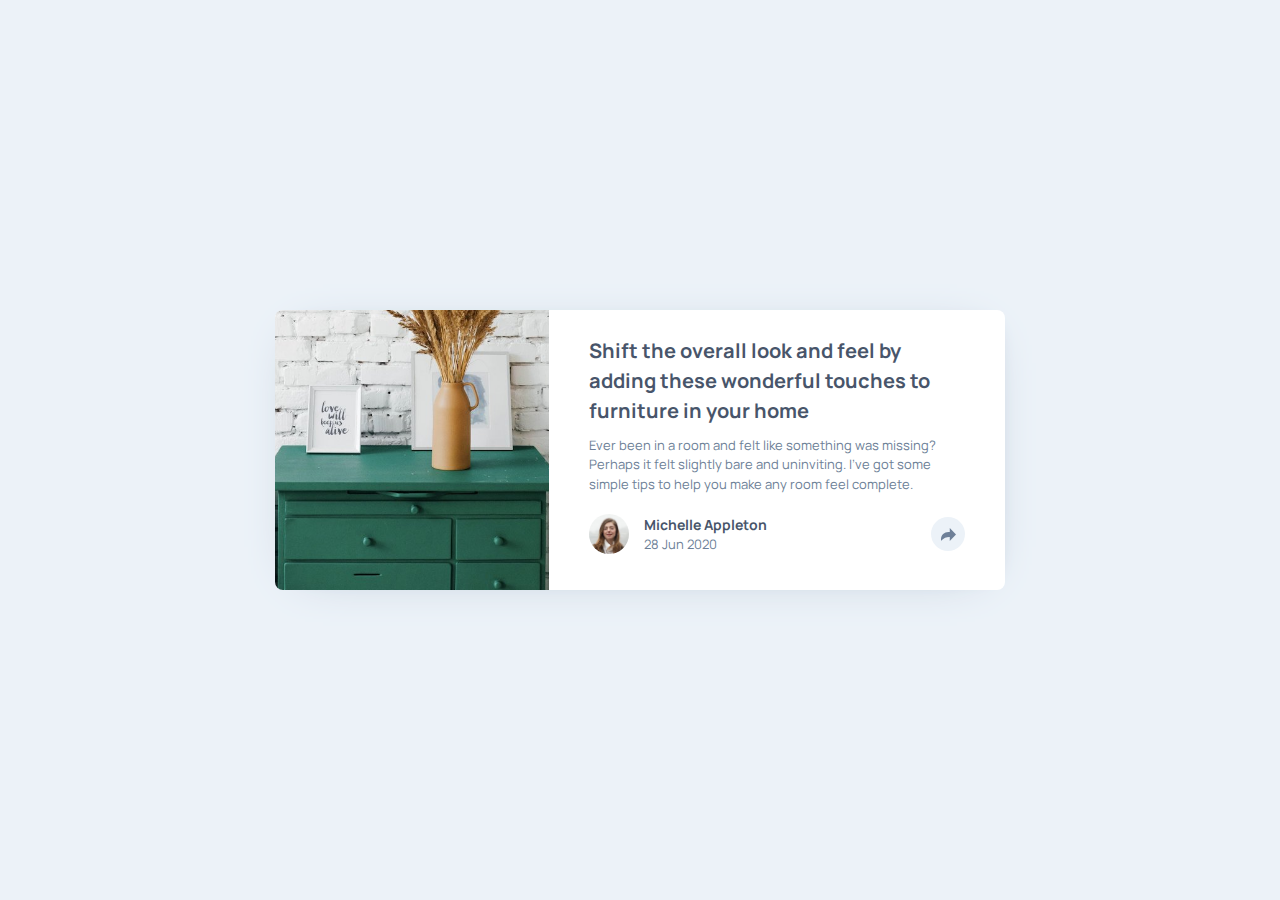
<file: article-preview-component-master/index.html>
<!DOCTYPE html>
<html lang="en">
<head>
  <meta charset="UTF-8">
  <meta name="viewport" content="width=device-width, initial-scale=1.0">

  <link rel="icon" type="image/png" sizes="32x32" href="./images/favicon-32x32.png">
  <link rel="stylesheet" href="./normalize.css">
  <link rel="stylesheet" href="./global.css">
  
  <title>Frontend Mentor | Article preview component</title>
</head>
<body class="c-body">
  
  <article class="c-article">
    <div class="c-article__container">
      
      <div class="c-article__item-1">
        <img src="./images/drawers.jpg" alt="header-image">
      </div>
      
      <div class="c-article__item-2">
        <div class="c-article__content">
          <h1 class="c-article__heading">Shift the overall look and feel by adding these wonderful touches to furniture in your
            home</h1>
          <p class="c-article__text">Ever been in a room and felt like something was missing? Perhaps it felt slightly bare and
            uninviting. I’ve got some simple tips to help you make any room feel complete.</p>
        </div>
        
        <footer class="c-share-profile">
          <div class="c-share-profile__container">
            <img src="./images/avatar-michelle.jpg" alt="Michelle profile">
            <div class="c-share-profile__info">
              <p class="c-share-profile__heading">Michelle Appleton</p>
              <p class="c-share-profile__text">28 Jun 2020</p>
            </div>
            <span class="c-share-profile__btn"  data-state="false"><img src="./images/icon-share.svg" alt="icon-1"></span>
          </div>
        </footer>
        
        
        <footer class="c-share-profile-js o-hidde">
          <div class="c-share-profile-js__container">
            <span class="c-share-profile-js__btn-2" >SHARE</span>
            <a class="c-share-profile-js__btn-icons" ><img src="./images/icon-facebook.svg" alt="Share on Facebook"></a>
            <a class="c-share-profile-js__btn-icons" ><img src="./images/icon-twitter.svg" alt="Share on Twitter"></a>
            <a class="c-share-profile-js__btn-icons" ><img src="./images/icon-pinterest.svg" alt="Share on Pinterest"></a>
            <a class="c-share-profile-js__btn" ><img src="./images/icon-share.svg" alt="icon-5"></a>
          </div>
        </footer>

        
        <div class="c-share-profile-js-2 o-hidde">
          <div class="c-share-profile-js__container">
            <span class="c-share-profile-js__btn-2" >SHARE</span>
            <a class="c-share-profile-js__btn-icons" ><img src="./images/icon-facebook.svg" alt="Share on Facebook"></a>
            <a class="c-share-profile-js__btn-icons" ><img src="./images/icon-twitter.svg" alt="Share on Twitter"></a>
            <a class="c-share-profile-js__btn-icons" ><img src="./images/icon-pinterest.svg" alt="Share on Pinterest"></a>
          </div>
        </div>
      </div>
    
    </div>
  </article>


<script type="text/javascript" src="./main.js"></script>
</body>
</html>
</file>
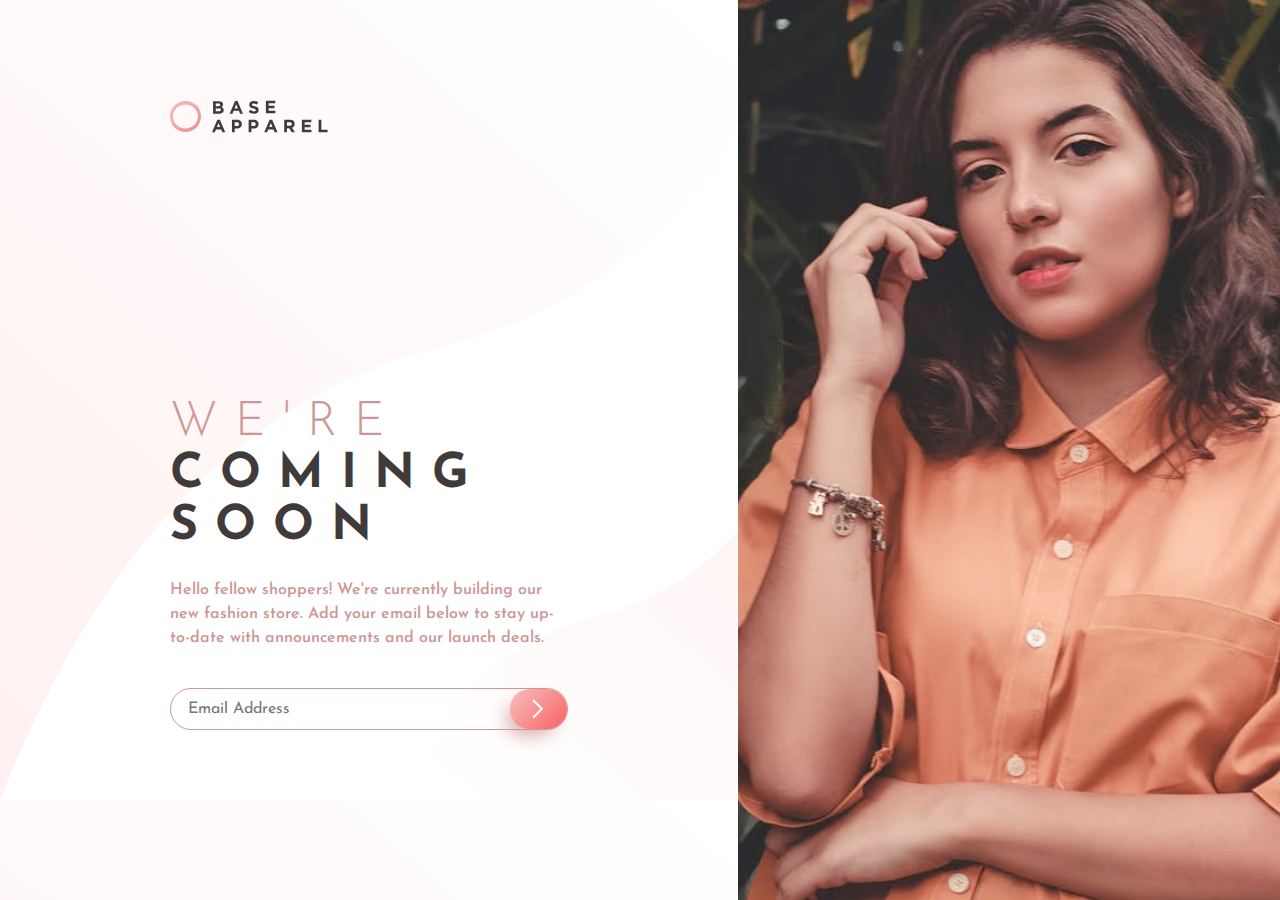
<file: base-apparel-coming-soon-master/index.html>
<!DOCTYPE html>
<html lang="en">
<head>
  <meta charset="UTF-8">
  <meta name="viewport" content="width=device-width, initial-scale=1.0">
  <link rel="icon" type="image/png" sizes="32x32" href="./images/favicon-32x32.png">
  <title>Frontend Mentor | Base Apparel coming soon page</title>
  <link rel="stylesheet" href="./styles/normalize.css">
  <link rel="stylesheet" href="./styles/main.css">
</head>
<body class="c-body">
  <div class="c-body__container">
    
    <header class="c-header">
      <div class="c-header__container">
        <img src="./images/logo.svg" alt="logo-brand">
      </div>
    </header>
    
    <div class="c-wallpaper">
      <div class="c-wallpaper__container"></div>
    </div>
    
    <article class="c-article">
      <div class="c-article__container">
        <h1 class="heading"><span class="heading--rose">We're</span> <span>coming</span>soon</h1>
        <p class="text">Hello fellow shoppers! We're currently building our new fashion store. Add your email below to stay
          up-to-date with announcements and our launch deals.</p>
        
        <form class="c-email" >
          <div class="c-email__container">
            <label for="email"></label>
            <input class="c-email__input" name="email" type="email" required placeholder="Email Address">
            <img class="c-email__error-img o-hidde" src="./images/icon-error.svg" alt="icon-error">
            <button class="c-email__button"><img src="./images/icon-arrow.svg" alt="icon-to-send"></button>
          </div>
          <p class="c-email__error-message o-hidde">Please provide a valid email</p>
          <p class="c-email__error-message c-email__success-message o-hidde">Email recived. Have a good day!</p>
        </form>
      </div>
    </article>

  </div>
  <script src="./global.js"></script>
</body>
</html>
</file>
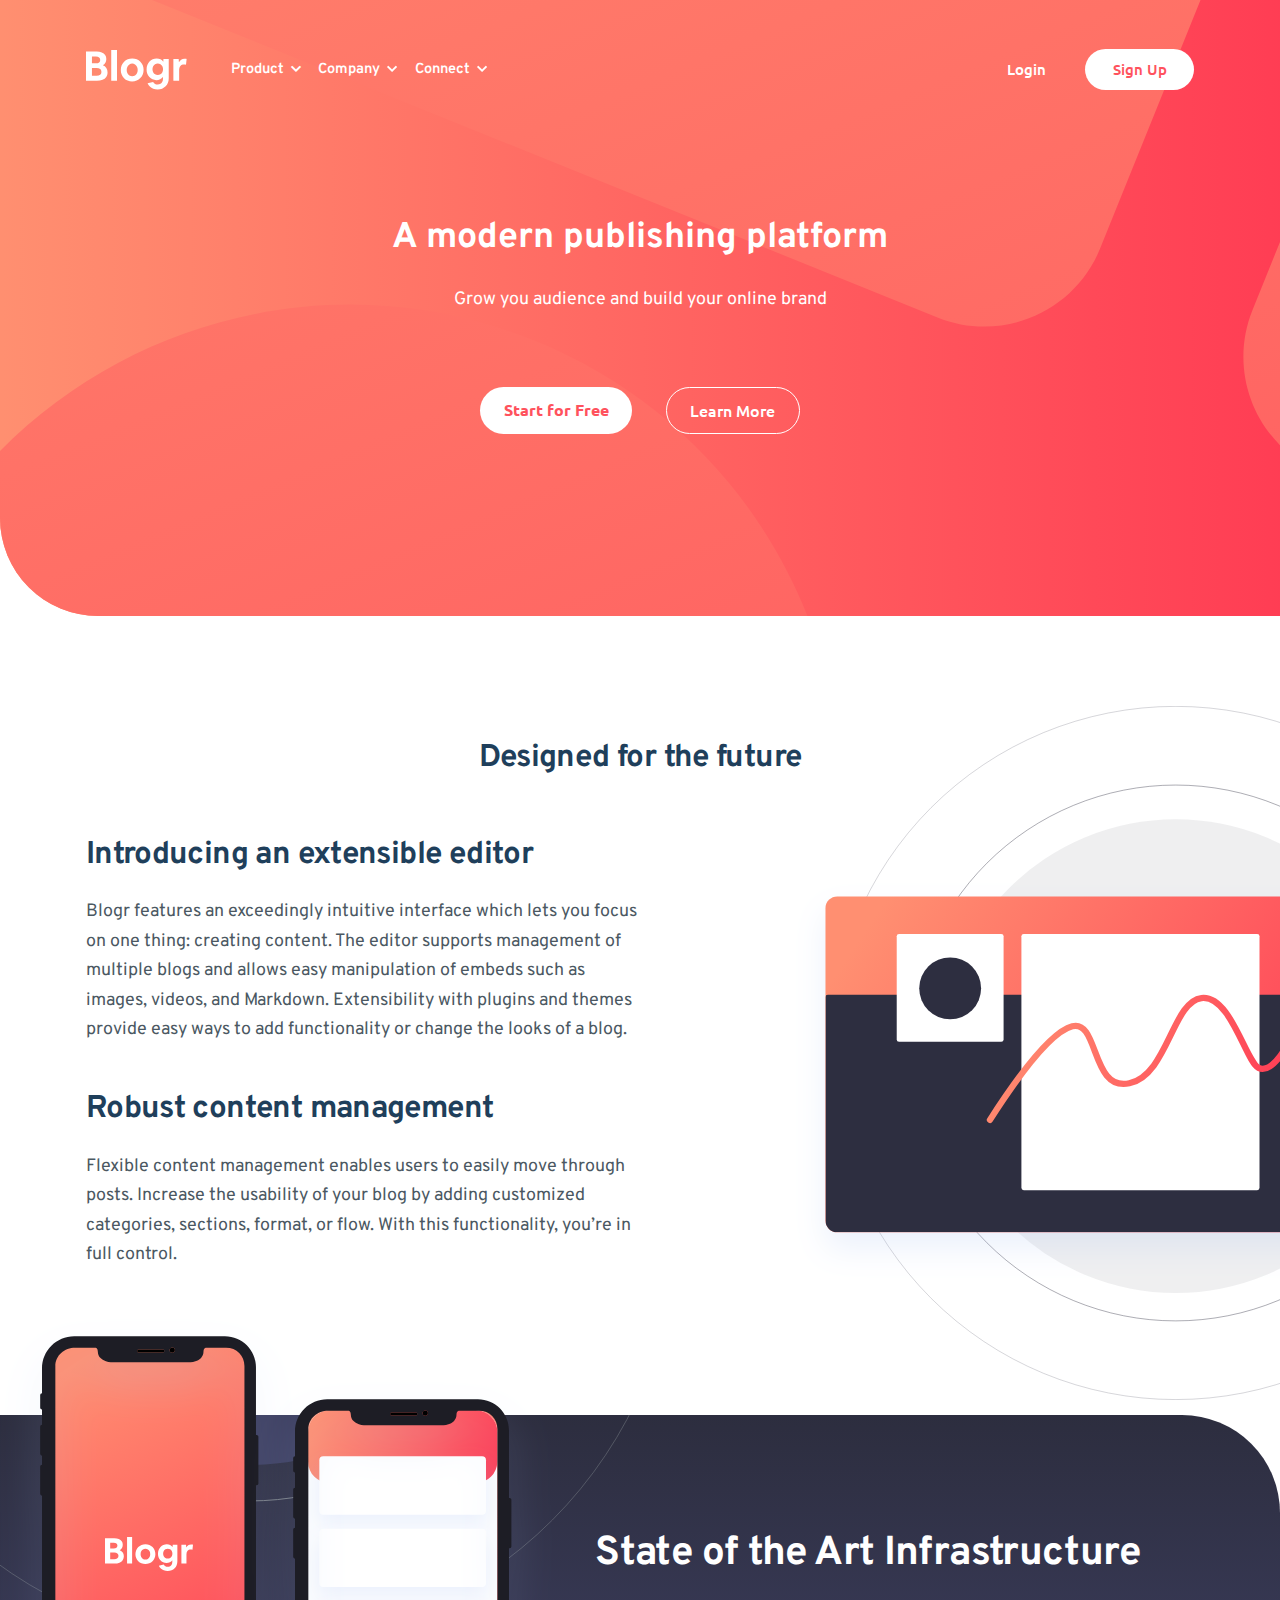
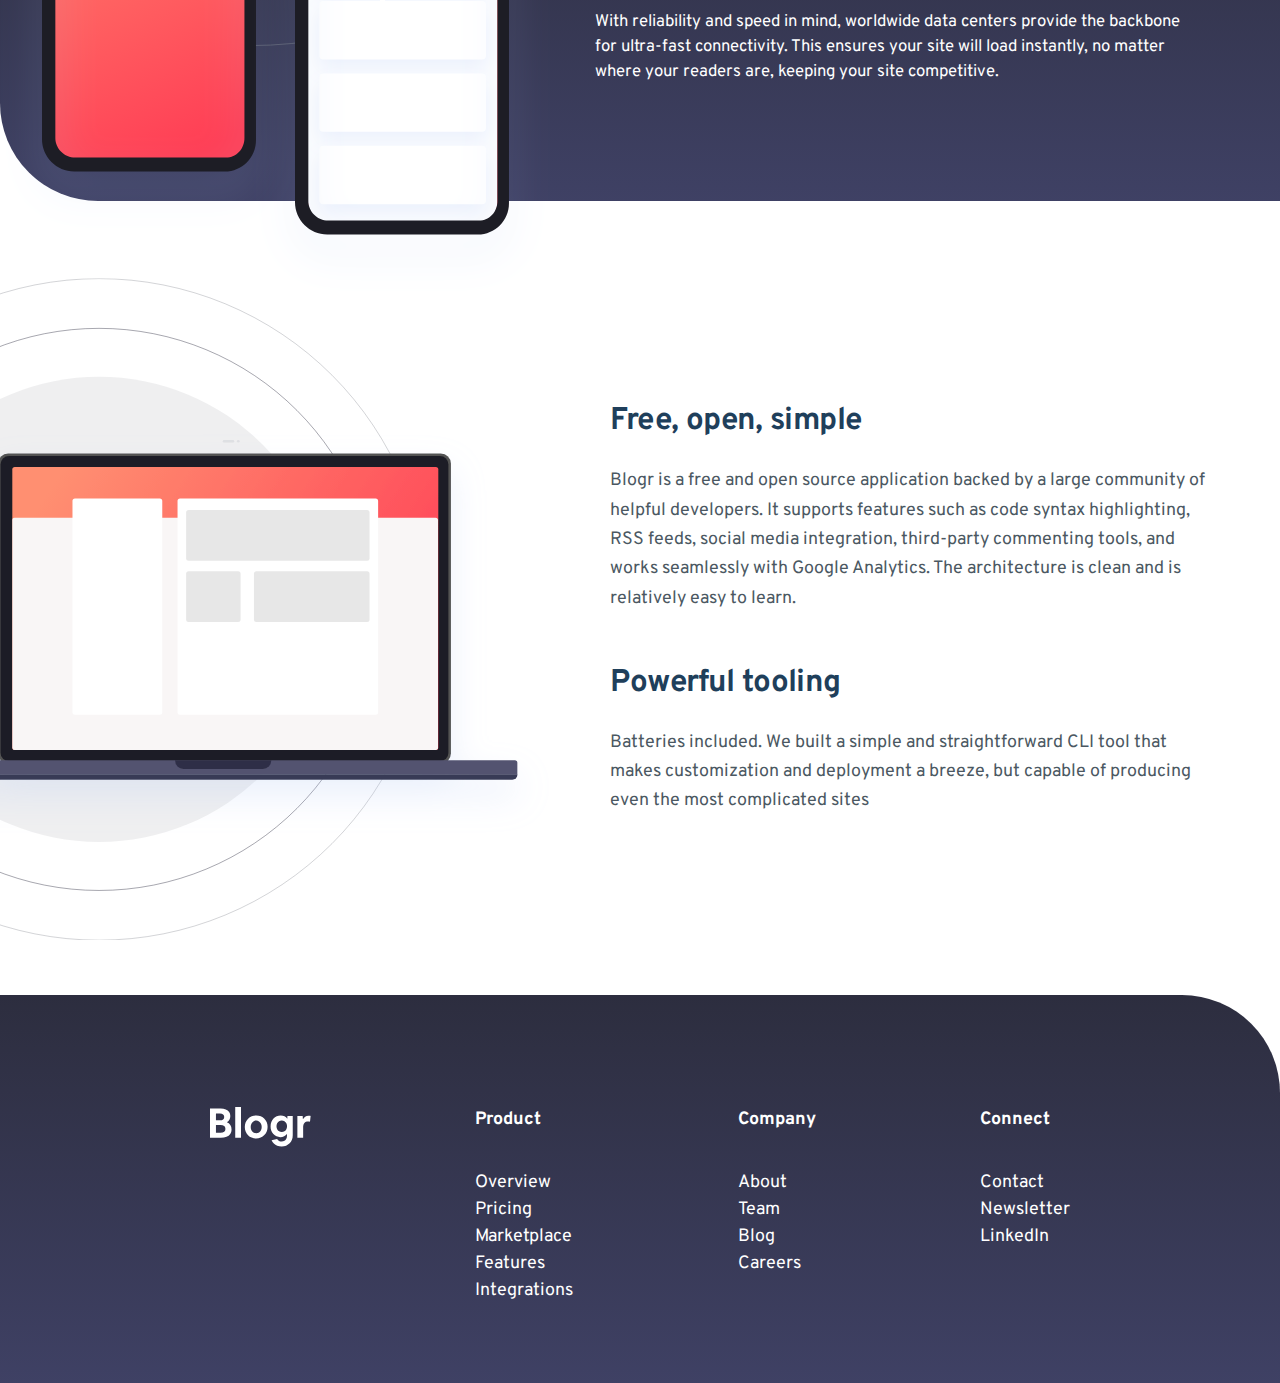
<file: blogr-landing-page-main/index.html>
<!DOCTYPE html>
<html lang="en">

<head>
  <meta charset="UTF-8">
  <meta name="viewport" content="width=device-width, initial-scale=1.0">
  <!-- displays site properly based on user's device -->

  <link rel="icon" type="image/png" sizes="32x32" href="./images/favicon-32x32.png">
  <link rel="stylesheet" href="./assets/icomoon.css">
  <link rel="stylesheet" href="./assets/normalize.css">
  <link rel="stylesheet" href="./assets/global.css">
  <title>Frontend Mentor | [Blogr]</title>

</head>

<body class="c-body">
  <nav class="c-pop-up o-hidde">
    <div class="c-pop-up__container">
      <ul class="c-nav">
        <li>
          <input class="c-nav__input" type="checkbox" id="option">
          <label class="c-nav__title" for="option" >Product<i class="icon-arrow-down2"></i></label>
          <ul class="c-nav__dropdown">
            <li>Overview</li>
            <li>Pricing</li>
            <li>Marketplace</li>
            <li>Features</li>
            <li>Integrations</li>
          </ul>
        </li>
        <li>
          <input class="c-nav__input" type="checkbox" id="option-2">
          <label class="c-nav__title" for="option-2">Company<i class="icon-arrow-down2"></i></label>
          <ul class="c-nav__dropdown">
            <li>About</li>
            <li>Team</li>
            <li>Blog</li>
            <li>Careers</li>
          </ul>
        </li>
        <li>
          <input class="c-nav__input" type="checkbox" id="option-3">
          <label class="c-nav__title" for="option-3">Connect<i class="icon-arrow-down2"></i></label>
          <ul class="c-nav__dropdown">
            <li>Contact</li>
            <li>Newsletter</li>
            <li>LinkedIn</li>
          </ul>
        </li>
      </ul>
      <ul class="c-nav-2">

        <li><a href="./" class="c-btn c-btn-outline">Login</a></li>
        <li><a href="./" class="c-btn c-btn-primary">Sign Up</a></li>
      </ul>
    </div>
  </nav>


  <div class="c-section">
    <div class="c-section__container">
      <header class="c-header">
        <div class="g-container c-header__container">
          <a class="c-header__logo" href="./">
            <img src="./images/logo.svg" alt="Brand Logo">
          </a>
          <nav class="c-header-menu">
            <ul class="c-nav">
              <li>
                <input class="c-nav__input" type="checkbox" id="d-option">
                <label class="c-nav__title" for="d-option">Product<i class="icon-arrow-down2"></i></label>
                <ul class="c-nav__dropdown">
                  <li>Overview</li>
                  <li>Pricing</li>
                  <li>Marketplace</li>
                  <li>Features</li>
                  <li>Integrations</li>
                </ul>
              </li>
              <li>
                <input class="c-nav__input" type="checkbox" id="d-option-2">
                <label class="c-nav__title" for="d-option-2">Company<i class="icon-arrow-down2"></i></label>
                <ul class="c-nav__dropdown">
                  <li>About</li>
                  <li>Team</li>
                  <li>Blog</li>
                  <li>Careers</li>
                </ul>
              </li>
              <li>
                <input class="c-nav__input" type="checkbox" id="d-option-3">
                <label class="c-nav__title" for="d-option-3">Connect<i class="icon-arrow-down2"></i></label>
                <ul class="c-nav__dropdown">
                  <li>Contact</li>
                  <li>Newsletter</li>
                  <li>LinkedIn</li>
                </ul>
              </li>
            </ul>
            <ul class="c-nav-2">
              <li><a href="./" class="c-btn c-btn-outline">Login</a></li>
              <li><a href="./" class="c-btn c-btn-primary">Sign Up</a></li>
            </ul>
          </nav>


          <div class="c-header__menu-mobile">
            <img src="./images/icon-hamburger.svg" alt="Icon for menu">
          </div>
        </div>
      </header>

      <div class="c-hero">
        <div class="g-container">
          <h1 class="c-hero__h1">A modern publishing platform</h1>
          <p class="c-hero__p">Grow you audience and build your online brand</p>
          <div class="c-hero__buttons">
            <a href="./" class="c-btn c-btn-primary-2">Start for Free</a>
            <a href="./" class="c-btn c-btn-outline-2">Learn More</a>
          </div>
        </div>
      </div>
    </div>
  </div>

  <div class="c-section-2">
    <h2 class="c-section-2__h2">Designed for the future</h2>
    <div class="g-container c-section-2__container">
      <div class="c-section__item">
        <img src="./images/illustration-editor-mobile.svg" alt="Editor Illustration">
        <div class="c-section__img"></div>
      </div>
      <div class="c-section__item-2">
        <h3 class="c-section__h3">Introducing an extensible editor</h3>
        <p class="c-section__p">Blogr features an exceedingly intuitive interface which lets you focus on one thing:
          creating content. The editor supports management of multiple blogs and allows easy manipulation of embeds such as
          images, videos, and Markdown. Extensibility with plugins and themes provide easy ways to add functionality or change
          the looks of a blog.</p>
        <h3 class="c-section__h3">Robust content management</h3>
        <p class="c-section__p">Flexible content management enables users to easily move through posts. Increase the
          usability of your blog by adding customized categories, sections, format, or flow. With this functionality, you’re
          in full control.</p>
      </div>
    </div>
  </div>
  <div class="c-section-3">
    <div class="c-section-3__container">
      <div class="c-section-3__item">
        <img src="./images/illustration-phones.svg" alt="Phones - Illustration">
      </div>
      <div class="c-section-3__item-2">
        <h3 class="c-section-3__h3">State of the Art Infrastructure</h3>
        <p class="c-section-3__p">With reliability and speed in mind, worldwide data centers provide the backbone for ultra-fast connectivity. This ensures your site will load instantly, no matter where your readers are, keeping your site competitive.</p>
      </div>
    </div>
  </div>


  <div class="c-section-4">

    <div class="c-section__item">
      <img src="./images/illustration-laptop-mobile.svg" alt="Laptop Illustration">
      <div class="c-section-4__img"></div>
    </div>
    <div class="c-section__item-2 g-container">
      <h3 class="c-section__h3">Free, open, simple</h3>
      <p class="c-section__p">Blogr is a free and open source application backed by a large community of helpful developers. It supports features such as code syntax highlighting, RSS feeds, social media integration, third-party commenting tools, and works seamlessly with Google Analytics. The architecture is clean and is relatively easy to learn.</p>
      <h3 class="c-section__h3">Powerful tooling</h3>
      <p class="c-section__p">Batteries included. We built a simple and straightforward CLI tool that makes customization and deployment a breeze, but
      capable of producing even the most complicated sites</p>

    </div>
  </div>
  <footer class="c-footer">
    <nav class="c-nav-5">
      <a href="./"><img src="./images/logo.svg" alt="Brand Logo"></a>
      <div class="c-nav-5__col">
        <h4 class="c-nav-5__h4">Product</h4>
        <ul class="c-nav-5__ul">
          <li>Overview</li>
          <li>Pricing</li>
          <li>Marketplace</li>
          <li>Features</li>
          <li>Integrations</li>
        </ul>
      </div>
      <div class="c-nav-5__col">
        <h4 class="c-nav-5__h4">Company</h4>
        <ul class="c-nav-5__ul">
          <li>About</li>
          <li>Team</li>
          <li>Blog</li>
          <li>Careers</li>
        </ul>
      </div>
      <div class="c-nav-5__col">
        <h4 class="c-nav-5__h4">Connect</h4>
        <ul class="c-nav-5__ul">
          <li>Contact</li>
          <li>Newsletter</li>
          <li>LinkedIn</li>
        </ul>
      </div>
      
    </nav>
  </footer>
  <script src="./assets/main.js"></script>
</body>

</html>


<!-- Todo: Make the menu & stuff accesibility aprove -->
</file>
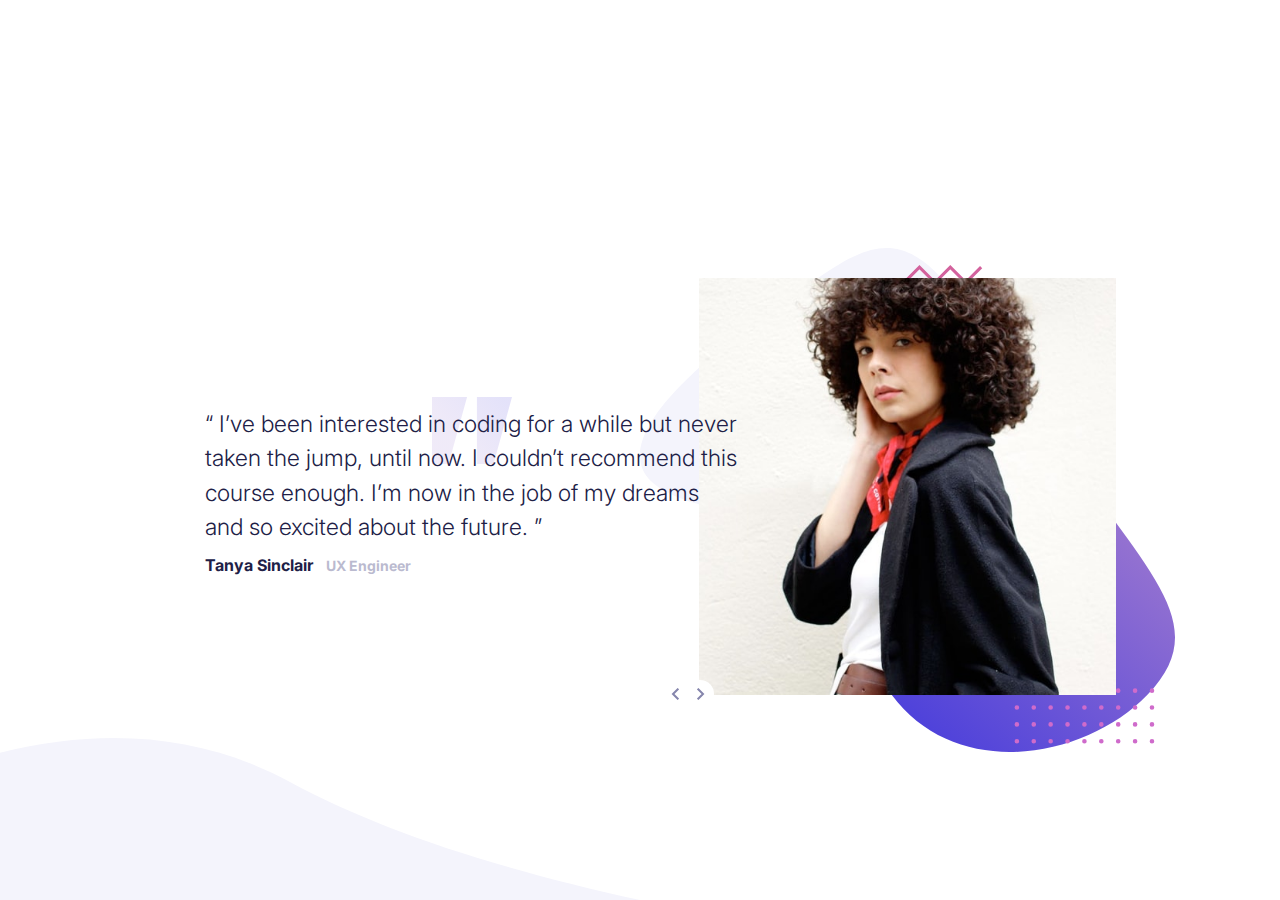
<file: coding-bootcamp-testimonials-slider-master/index.html>
<!DOCTYPE html>
<html lang="en">
<head>
  <meta charset="UTF-8">
  <meta name="viewport" content="width=device-width, initial-scale=1.0"> 
  <link rel="icon" type="image/png" sizes="32x32" href="./images/favicon-32x32.png">
  <link rel="stylesheet" href="./normalize.css">
  <link rel="stylesheet" href="./main.css">
  <title>Frontend Mentor | Coding Bootcamp Testimonials Slider</title>
</head>
<body class="c-body">
  <article class="c-carousel">
    <div class="c-carousel__container">
      
      <div class="c-carousel-item">
        <div class="c-carousel-item__container">
            
          <div class="c-slider" data-position=0> 
            <img class="c-slider__img" src="./images/image-tanya.jpg" alt="Tanya Picture"> 
            <img class="c-slider__img-2 o-hidde" src="./images/image-john.jpg" alt="Jhon Picture">
          </div>

          <img class="c-carousel__pattern-img"src="./images/pattern-bg.svg" alt="">

          <div class="c-buttons">
            <button class="c-buttons__btn c-buttons__btn-previus" onclick="previusSlideEvent()">
              <img src="./images/icon-prev.svg" alt="Previus Button">
            </button>
            
            <button class="c-buttons__btn c-buttons__btn-next" onclick="nextSlideEvent()" >
              <img src="./images/icon-prev.svg" alt="Next Button">
            </button>
          </div>
          
        </div>
      </div>
      
      <div class="c-carousel-item-2">
        <div class="c-carousel-item-2__container">
          
          <div class="c-text-slider">
            <p class="c-text-slider__text"> “ I’ve been interested in coding for a while but never taken the jump, until now.
              I couldn’t recommend this course enough. I’m now in the job of my dreams and so excited about the future. ”</p>
            <h1 class="c-text-slider__heading">Tanya Sinclair<span> UX Engineer</span></h1>
          </div>

          <div class="c-text-slider o-hidde">
            <p class="c-text-slider__text"> “ If you want to lay the best foundation possible I’d recommend taking this course. The depth the instructors go into is incredible. I now feel so confident about starting up as a professional developer. ”</p>
            <h1 class="c-text-slider__heading">John Tarkpor<span> Junior Front-end Developer</span></h1>
          </div>

        </div>
      </div>
    </div>
  </article>

<script src="./global.js"></script>
</body>
</html>
</file>
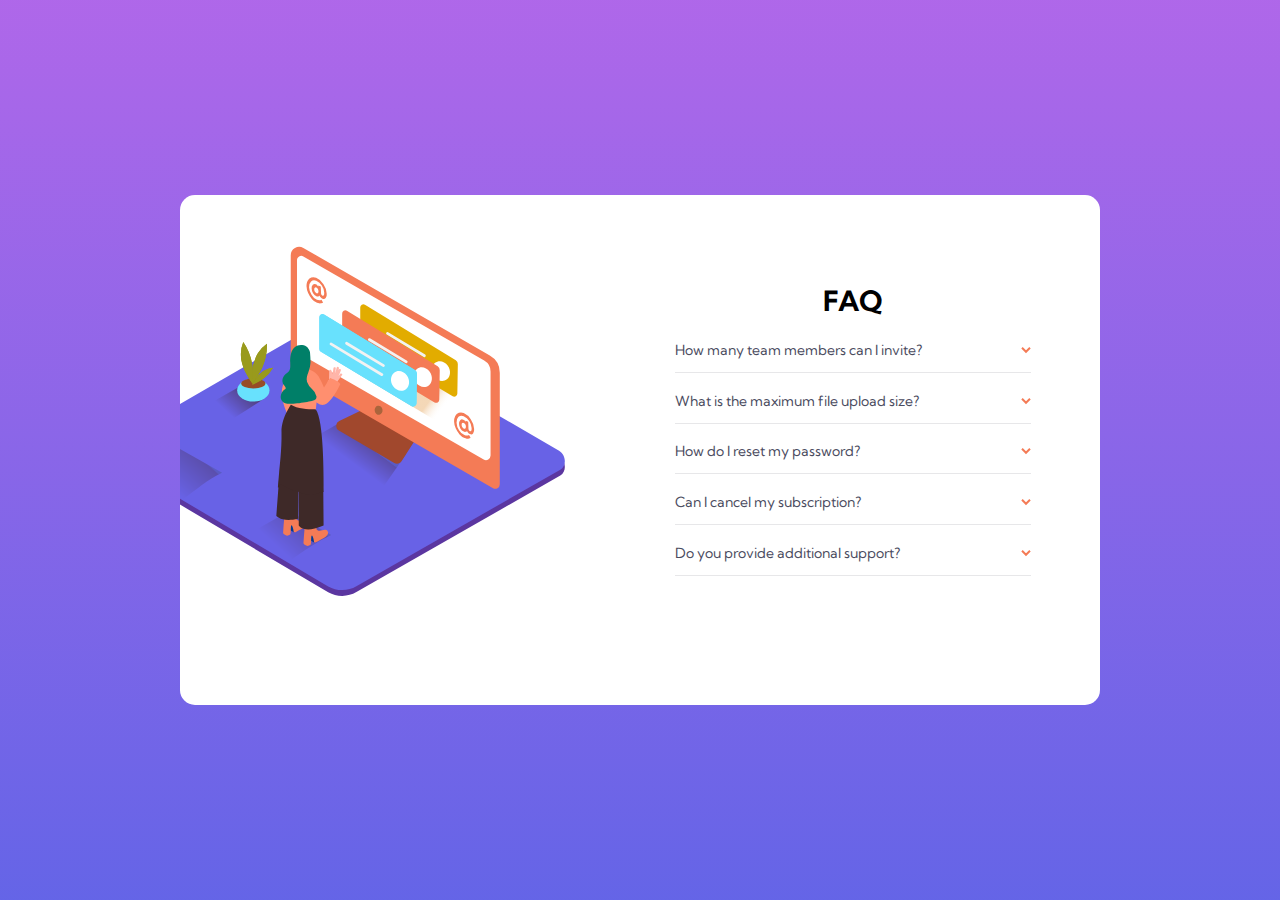
<file: faq-accordion-card-main/index.html>
<!DOCTYPE html>
<html lang="en">
<head>
  <meta charset="UTF-8">
  <meta name="viewport" content="width=device-width, initial-scale=1.0">

  <link rel="icon" type="image/png" sizes="32x32" href="./images/favicon-32x32.png">
  <link rel="preconnect" href="https://fonts.gstatic.com">
  <link href="https://fonts.googleapis.com/css2?family=Kumbh+Sans:wght@400;700&display=swap" rel="stylesheet">

  <link rel="stylesheet" href="./normalize.css">
  <link rel="stylesheet" href="./main.css">
  
  <title>Frontend Mentor | FAQ Accordion Card</title>

</head>
<body class="c-body">
  <div class="c-hero">
    <div class="c-hero__container">
      <div class="c-hero__item">
        <div class="c-hero__mobile">
          <img class="c-hero__mobile-img" src="./images/illustration-woman-online-mobile.svg" alt="Illustration - 1">
          <img class="c-hero__mobile-bg-img" src="./images/bg-pattern-mobile.svg" alt="Pattern - 1 ">
        </div>
        <div class="c-hero__desktop">
          <img class="c-hero__desktop-img" src="./images/illustration-woman-online-desktop.svg">
        </div>
      </div>
      <div class="c-hero__item-2">
        <div class="c-dropdown">
          <div class="c-dropdown__header">
            <h1 class="o-heading">FAQ</h1>
          </div>
          <ul class="c-dropdown__list">
            <li>
              <a href="#.">How many team members can I invite? <img src="images/icon-arrow-down.svg"
                  class="c-dropdown__icon-img"></a>
              <p>You can invite up to 2 additional users on the Free plan. There is no limit on team members for the Premium
                plan.</p>
            </li>
            <li>
              <a href="#.">What is the maximum file upload size? <img src="images/icon-arrow-down.svg"
                  class="c-dropdown__icon-img"></a>
              <p>No more than 2GB. All files in your account must fit your allotted storage space.</p>
            </li>
            <li>
              <a href="#.">How do I reset my password? <img src="images/icon-arrow-down.svg" class="c-dropdown__icon-img"></a>
              <p>Click “Forgot password” from the login page or “Change password” from your profile page.
                A reset link will be emailed to you.</p>
            </li>
            <li>
              <a href="#.">Can I cancel my subscription? <img src="images/icon-arrow-down.svg"
                  class="c-dropdown__icon-img"></a>
              <p>Yes! Send us a message and we’ll process your request no questions asked.</p>
            </li>
            <li>
              <a href="#.">Do you provide additional support? <img src="images/icon-arrow-down.svg"
                  class="c-dropdown__icon-img"></a>
              <p>Chat and email support is available 24/7. Phone lines are open during normal business hours.</p>
            </li>
          </ul>
        </div>
      </div>
      <img class="c-hero__desktop-bg" src="./images/bg-pattern-desktop.svg">
    </div>
    <img class="c-hero__desktop-box" src="./images/illustration-box-desktop.svg">
  </div>



</body>
</html>
</file>
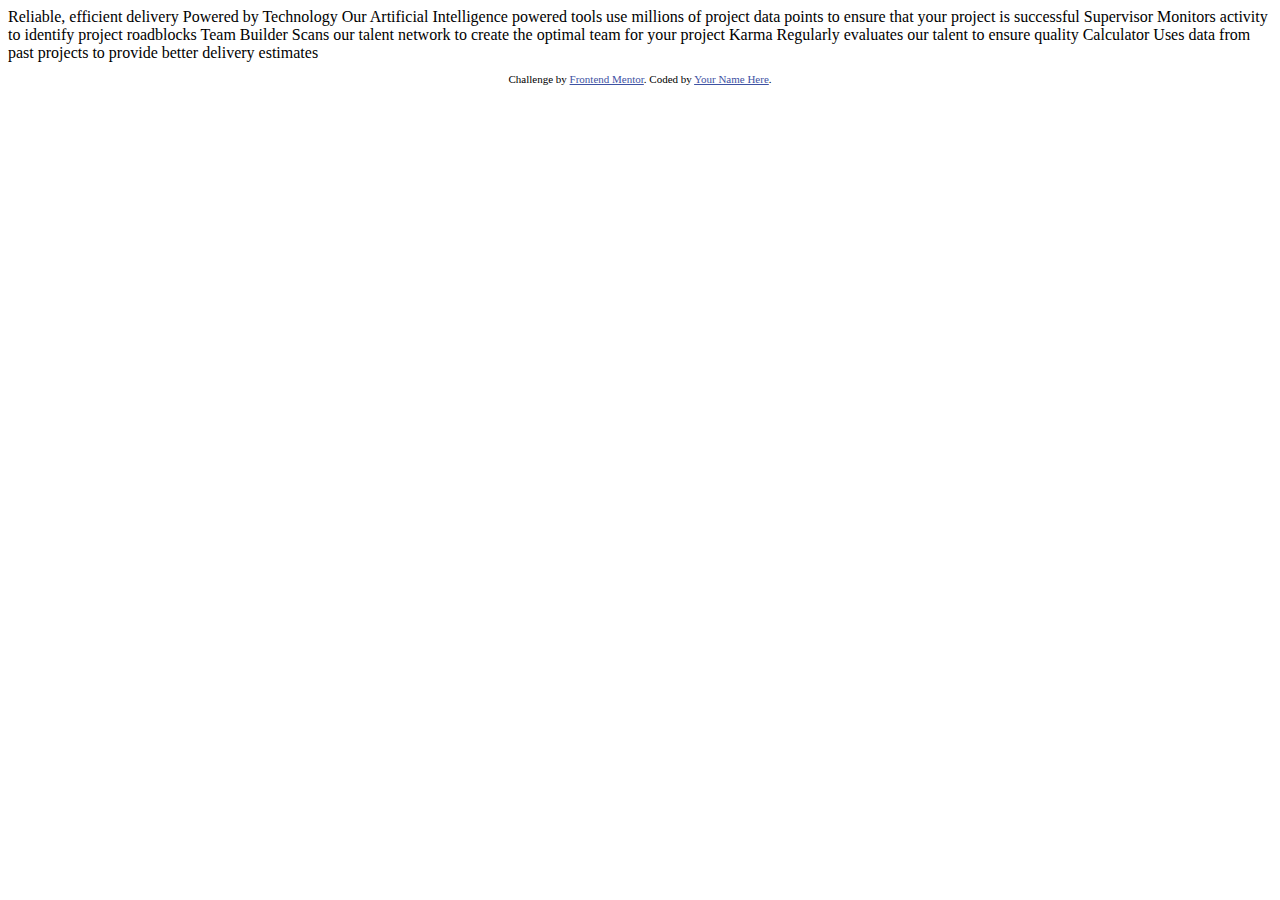
<file: four-card-feature-section-master/index.html>
<!DOCTYPE html>
<html lang="en">
<head>
  <meta charset="UTF-8">
  <meta name="viewport" content="width=device-width, initial-scale=1.0"> <!-- displays site properly based on user's device -->

  <link rel="icon" type="image/png" sizes="32x32" href="./images/favicon-32x32.png">
  
  <title>Frontend Mentor | Four card feature section</title>

  <!-- Feel free to remove these styles or customise in your own stylesheet 👍 -->
  <style>
    .attribution { font-size: 11px; text-align: center; }
    .attribution a { color: hsl(228, 45%, 44%); }
  </style>
</head>
<body>
  
  Reliable, efficient delivery
  Powered by Technology

  Our Artificial Intelligence powered tools use millions of project data points 
  to ensure that your project is successful

  Supervisor
  Monitors activity to identify project roadblocks

  Team Builder
  Scans our talent network to create the optimal team for your project

  Karma
  Regularly evaluates our talent to ensure quality

  Calculator
  Uses data from past projects to provide better delivery estimates

  
  <footer>
    <p class="attribution">
      Challenge by <a href="https://www.frontendmentor.io?ref=challenge" target="_blank">Frontend Mentor</a>. 
      Coded by <a href="#">Your Name Here</a>.
    </p>
  </footer>
</body>
</html>
</file>
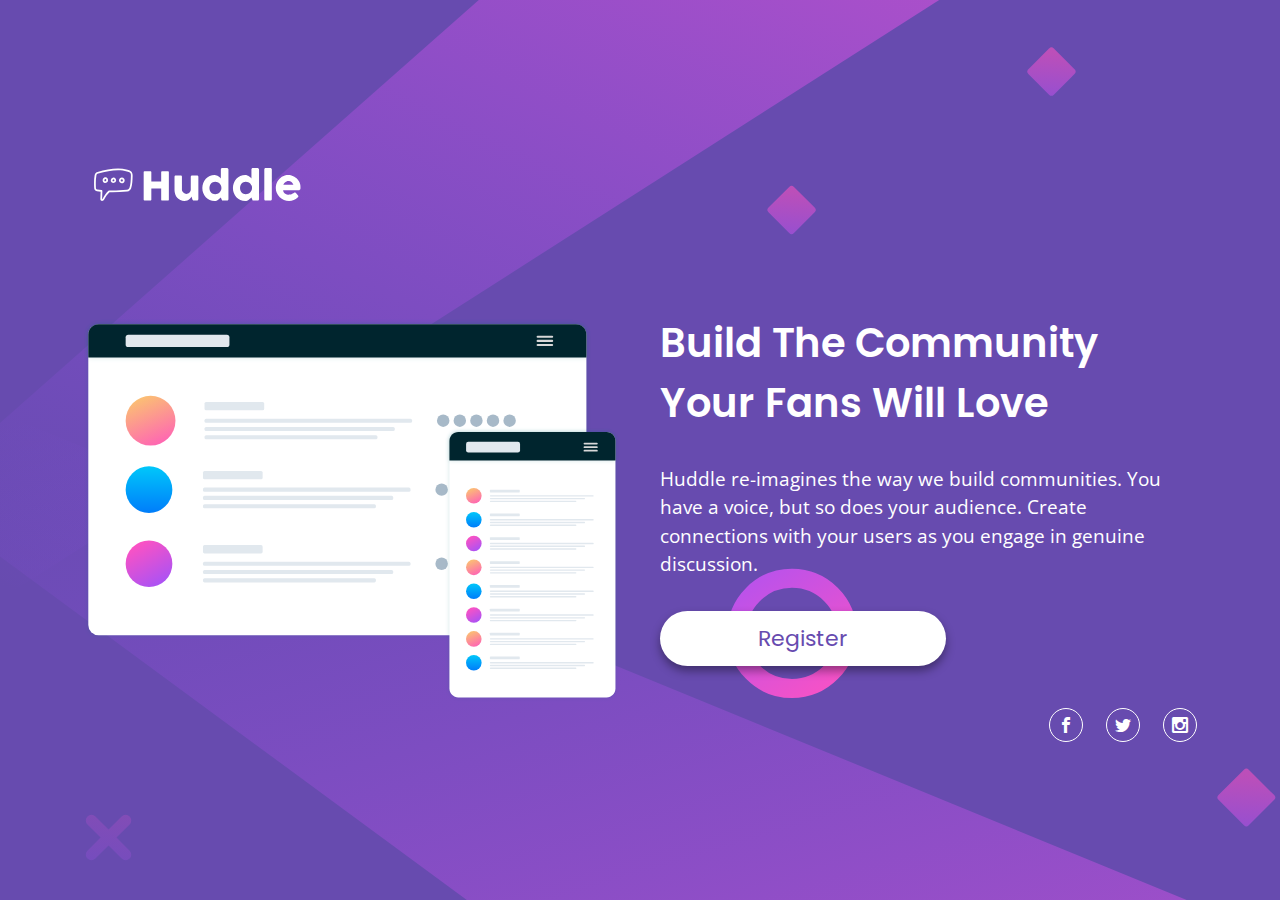
<file: huddle-landing-page-with-single-introductory-section-master/index.html>
<!DOCTYPE html>
<html lang="en">

<head>
  <meta charset="UTF-8">
  <meta name="viewport" content="width=device-width, initial-scale=1.0">
  <!-- displays site properly based on user's device -->

  <link rel="icon" type="image/png" sizes="32x32" href="./images/favicon-32x32.png">
  <link rel="stylesheet" href="./assets/normalize.css">
  <link rel="stylesheet" href="./assets/icomoon.css">
  <link rel="stylesheet" href="./assets/main.css">

  <title>Frontend Mentor | Huddle landing page with single introductory section</title>
</head>

<body class="c-body">
  <div class="c-body__container">

    <header class="c-header">
      <img class="c-header__img" src="./images/logo.svg" alt="Huddle - Logo">
    </header>

    <div class="c-hero">
      <div class="c-hero__item">
        <img class="c-hero__img" src="./images/illustration-mockups.svg" alt="Mockups web & Mobile">
      </div>

      <div class="c-hero__item-2">
        <h2 class="c-hero__title">Build The Community Your Fans Will Love</h2>
        <p class="c-hero__text">Huddle re-imagines the way we build communities. You have a voice, but so does your
          audience. Create connections with your users as you engage in genuine discussion.</p>
        <button class="c-hero__button">Register</button>
      </div>
    </div>

    <footer class="c-footer">
      <i class="icon-facebook"></i>
      <i class="icon-twitter"></i>
      <i class="icon-instagram"></i>
    </footer>

  </div>
</body>

</html>
</file>
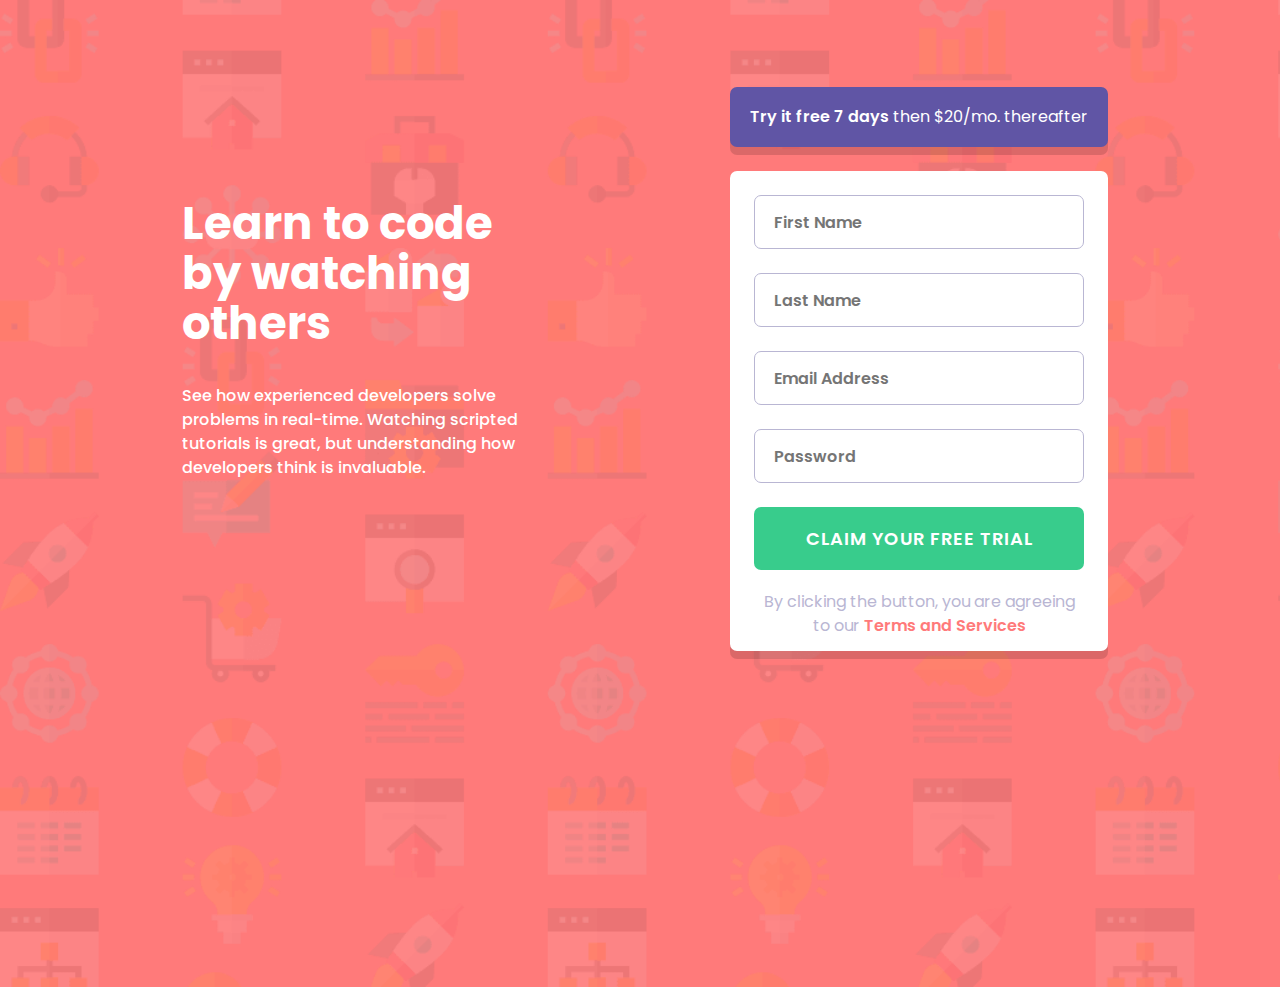
<file: intro-component-with-signup-form-master/index.html>
<!DOCTYPE html>
<html lang="en">
<head>
  <meta charset="UTF-8">
  <meta name="viewport" content="width=device-width, initial-scale=1.0"> <!-- displays site properly based on user's device -->

  <link rel="icon" type="image/png" sizes="32x32" href="./images/favicon-32x32.png">

  <link rel="stylesheet" href="./normalize.css">
  <link rel="stylesheet" href="./main.css">
  
  <title>Frontend Mentor | Intro component with sign up form</title>

</head>
<body class="c-body">

<div class="c-body__container">
  
  <div class="c-item">
    <div class="c-item__container">
      <h1 class="c-item__h1">Learn to code by watching others</h1>
      <p class="c-item__p">
        See how experienced developers solve problems in real-time. Watching scripted tutorials is great, but understanding
        how developers think is invaluable.
      </p>
    </div>
  </div>

  <div class="c-item-2">
    <div class="c-item-2__container">
      
      <header class="c-item-2__header">
        <h2><span>Try it free 7 days </span>then $20/mo. thereafter</h2>
      </header>

      <form action="/" class="c-form">
        <label for="first-name">
          <input type="text" name="first-name" placeholder="First Name" class="c-form__input"><i class="c-form__icon  o-hidde"></i>
          <p class="c-form__error-message o-hidde"></p>
        </label>
        <label for="last-name">
          <input type="text" name="last-name" placeholder="Last Name" class="c-form__input"><i class="c-form__icon  o-hidde"></i>
          <p class="c-form__error-message o-hidde"></p>
        </label>
        <label for="email">
          <input type="email" name="email" placeholder="Email Address" class="c-form__input"><i class="c-form__icon  o-hidde"></i>
          <p class="c-form__error-message o-hidde"></p>
        </label>
        <label for="password">
          <input type="password" name="password" placeholder="Password" class="c-form__input"><i class="c-form__icon  o-hidde"></i>
          <p class="c-form__error-message o-hidde"></p>
        </label>
          
          
        <button type="button" class="c-form__button">Claim your free trial</button>
        <p class="c-form__p">By clicking the button, you are agreeing to our <a href="#.">Terms and Services</a></p>
      </form>
    </div>
  </div>
</div>
<script src="./global.js"></script>
</body>
</html>
</file>
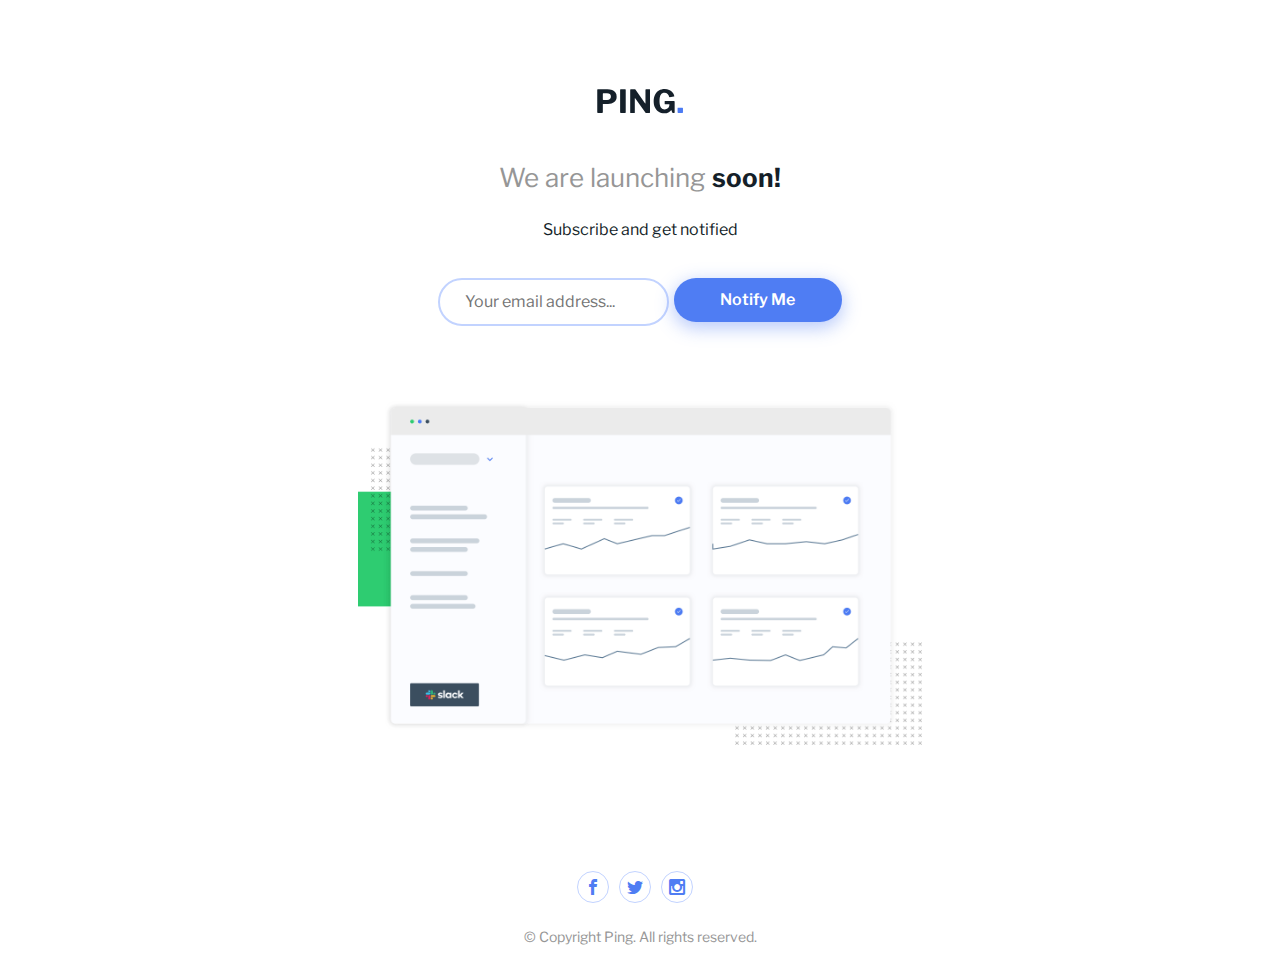
<file: ping-coming-soon-page-master/index.html>
<!DOCTYPE html>
<html lang="en">
<head>
  <meta charset="UTF-8">
  <meta name="viewport" content="width=device-width, initial-scale=1.0"> <!-- displays site properly based on user's device -->

  <link rel="icon" type="image/png" sizes="32x32" href="./images/favicon-32x32.png">
  <link rel="stylesheet" href="./assets/normalize.css">
  <link rel="stylesheet" href="./assets/style.css">
  <link rel="stylesheet" href="./assets/main.css">
  
  <title>Frontend Mentor | Ping coming soon page</title>
</head>
<body class="c-body">
  <div class="c-body__container">
    
    <header class="c-header">
      <img class="c-header__logo" src="./images/logo.svg" alt="Ping - Logo">
      <p class="c-header__title">We are launching <span>soon!</span></p>
      <p class="c-header__sub-title">Subscribe and get notified</p>
      <form class="c-form" action="/">
        <label for="email">
          <input class="c-form__input" type="email" name="email" placeholder="Your email address...">
          <p class="c-form__p o-hidde">Please provide a valid email address</p>
        </label>
        <button class="c-form__button" type="button">Notify Me</button>
      </form>
    </header>

    <div class="c-hero">
      <img class="c-hero__img" src="./images/illustration-dashboard.png"></img>
    </div>

    <footer class="c-footer">
      <div class="c-footer__icons">
        <i class="icon-facebook"></i>
        <i class="icon-twitter"></i>
        <i class="icon-instagram"></i>
      </div>
      <p class="c-footer__copyrigth">
        &copy; Copyright Ping. All rights reserved.
      </p>
    </footer>

  </div>

  
<script src="./global.js"></script>
</body>
</html>
</file>
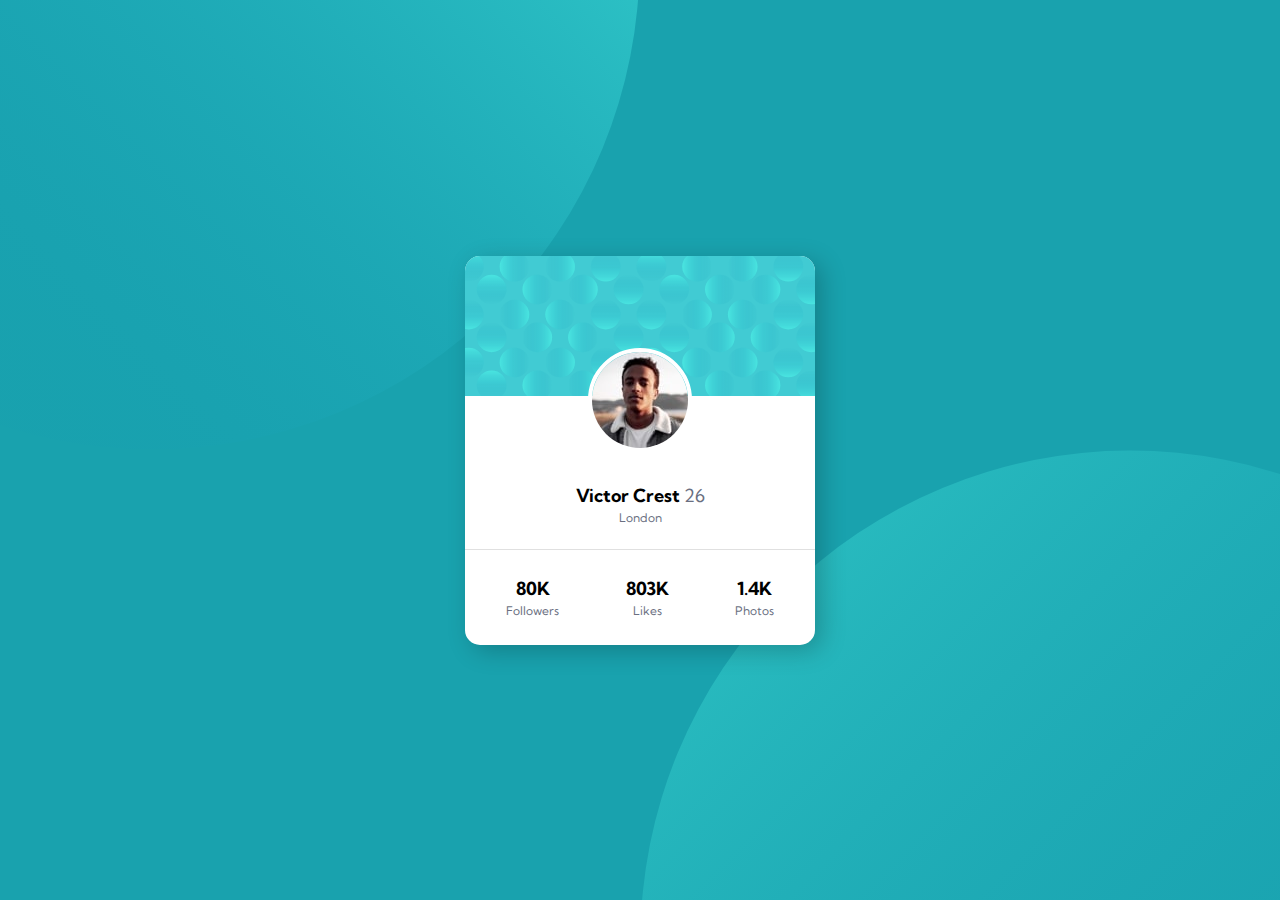
<file: profile-card-component-main/index.html>
<!DOCTYPE html>
<html lang="en">

<head>
  <meta charset="UTF-8">
  <meta name="viewport" content="width=device-width, initial-scale=1.0">
  <!-- displays site properly based on user's device -->
  <link rel="icon" type="image/png" sizes="32x32" href="./images/favicon-32x32.png">
  <link rel="preconnect" href="https://fonts.gstatic.com">
  <link href="https://fonts.googleapis.com/css2?family=Kumbh+Sans:wght@400;700&display=swap" rel="stylesheet">
  <link rel="stylesheet" href="./normalize.css">
  <link rel="stylesheet" href="./global.css">
  <title>Frontend Mentor | Profile card component</title>
</head>

<body class="c-body">
    <div class="l-flex">
      <div class="l-flex__item">
        <div class="c-card">


          <div class="c-card__container-bg-img">
            <img src="./images/bg-pattern-card.svg" alt="pattern" class="c-card__img-bg">
          </div>


          <div class="c-card__profile">
            <img src="./images/image-victor.jpg" alt="" class="c-card__img-profile ">
            <div class="c-card__info">
              <span class="c-card__title c-card__title-bold">Victor Crest</span>
              <span class="c-card__title is-grey">26</span>
              <p class="c-card__subtitle is-grey is-m-font-size">London</p>
            </div>
          </div>


          <div class="c-card__social">
            <div class="c-counter">
              <p class="c-counter__total">80K</p>
              <p class="c-counter__count is-grey is-m-font-size">Followers</p>
            </div>
            <div class="c-counter">
              <p class="c-counter__total">803K</p>
              <p class="c-counter__count is-grey is-m-font-size">Likes</p>
            </div>
            <div class="c-counter">
              <p class="c-counter__total">1.4K</p>
              <p class="c-counter__count is-grey is-m-font-size">Photos</p>
            </div>

          </div>
        </div>
      </div>
    </div>

</body>



</html>
</file>
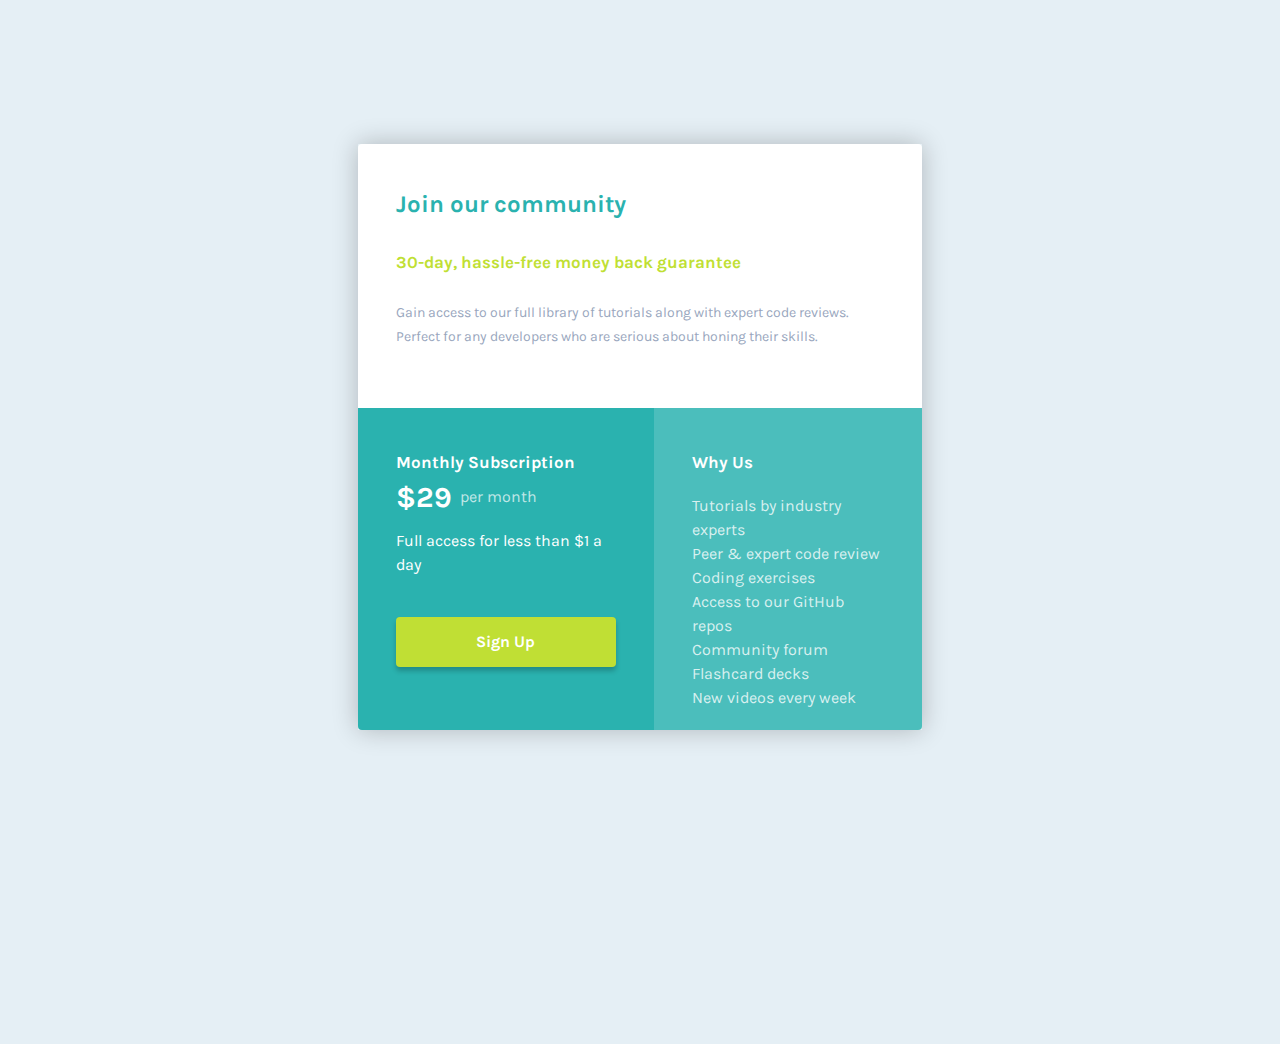
<file: single-price-grid-component-master/index.html>
<!DOCTYPE html>
<html lang="en">
<head>
  <meta charset="UTF-8">
  <meta name="viewport" content="width=device-width, initial-scale=1.0"> <!-- displays site properly based on user's device -->

  <link rel="icon" type="image/png" sizes="32x32" href="./images/favicon-32x32.png">

  <link rel="stylesheet" href="./normalize.css">
  <link rel="stylesheet" href="./main.css">
  
  <title>Frontend Mentor | Single Price Grid Component</title>
</head>
<body class="c-body">
  <div class="c-body__container">
    
    <div class="c-item">
      <div class="c-item__containter">
        <h1 class="c-item__h1">Join our community</h1>
        <h2 class="c-item__h2">30-day, hassle-free money back guarantee</h2>
        <p class="c-item__p">Gain access to our full library of tutorials along with expert code reviews.
          Perfect for any developers who are serious about honing their skills.</p>
      </div>
    </div>

    <div class="c-item-2">
      <!-- Flex container -->
      <div class="c-item__container l-flex">
        
        <div class="c-flex-item">
          <h3 class="c-flex-item__h3">Monthly Subscription</h3>
          <p class="c-flex-item__p"><span>&dollar;29</span> per month</p>
          <p class="c-flex-item__p2">Full access for less than &dollar;1 a day</p>
          <a href="/" class="c-flex-item__button">Sign Up</a>
        </div>

        <div class="c-flex-item-2">
          <h3 class="c-flex-item-2__h3">Why Us</h3>
          <ul class="c-flex-item-2__ul">
            <li>Tutorials by industry experts</li>
            <li>Peer &amp; expert code review</li>
            <li>Coding exercises</li>
            <li>Access to our GitHub repos</li>
            <li>Community forum</li>
            <li>Flashcard decks</li>
            <li>New videos every week</li>
          </ul>
        </div>

      </div>
    </div>
  </div>
</body>
</html>
</file>
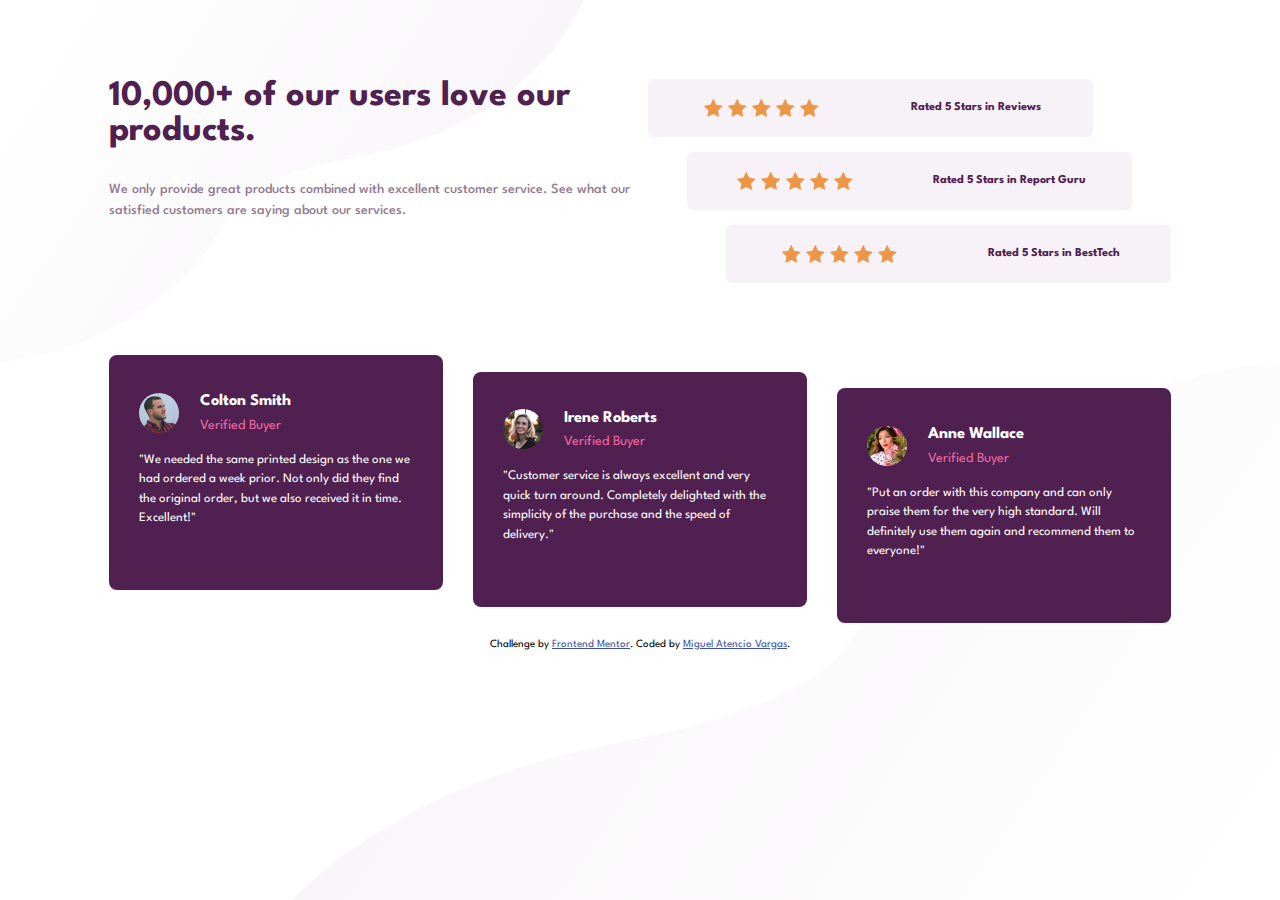
<file: social-proof-section-master/index.html>
<!DOCTYPE html>
<html lang="en">

<head>
  <meta charset="UTF-8" />
  <meta name="viewport" content="width=device-width, initial-scale=1.0" />

  <link rel="icon" type="image/png" sizes="32x32" href="./images/favicon-32x32.png" />
  <link rel="stylesheet" href="./styles/normalize.css">
  <link rel="stylesheet" href="./styles/main.css">

  <title>Frontend Mentor | Social proof section</title>

</head>

<body class="c-body">
  <div class="c-block">
    <div class="c-block__container">
      <div class="c-block__item">
        <h3 class="c-block__heading">10,000+ of our users love our products.</h3>
        <p class="c-block__text">We only provide great products combined with excellent customer service. See what our satisfied customers are saying about our services.</p>
      </div>
      <div class="c-block__item-2">
        <div class="c-block__item-2-container">
          
          <div class="c-review">
            <div class="c-review__container">
              <div class="c-review__icons">
                <img src="./images/icon-star.svg">
                <img src="./images/icon-star.svg">
                <img src="./images/icon-star.svg">
                <img src="./images/icon-star.svg">
                <img src="./images/icon-star.svg">
              </div>
              <h3 class="c-review__heading">Rated 5 Stars in Reviews</h3>
            </div>
          </div>
          
          <div class="c-review c-review-center">
            <div class="c-review__container">
              <div class="c-review__icons">
                <img src="./images/icon-star.svg">
                <img src="./images/icon-star.svg">
                <img src="./images/icon-star.svg">
                <img src="./images/icon-star.svg">
                <img src="./images/icon-star.svg">
              </div>
              <h3 class="c-review__heading">Rated 5 Stars in Report Guru</h3>
            </div>
          </div>
          
          <div class="c-review c-review-end">
            <div class="c-review__container">
              <div class="c-review__icons">
                <img src="./images/icon-star.svg">
                <img src="./images/icon-star.svg">
                <img src="./images/icon-star.svg">
                <img src="./images/icon-star.svg">
                <img src="./images/icon-star.svg">
              </div>
              <h3 class="c-review__heading">Rated 5 Stars in BestTech</h3>
            </div>
          </div>

        </div>
      </div>
    </div>
  </div>

  <div class="c-block-2">
    <div class="c-block-2__container">
      
      <div class="c-block-3">
        <div class="c-block-3__container">
          <div class="c-block-3__item">
            <div class="c-block-3__item-container">
              <img src="./images/image-colton.jpg">
              <div class="c-block-3__profile-info">
                <h3 class="c-block-3__heading">Colton Smith</h3>
                <p class="c-block-3__text">Verified Buyer</p>
              </div>
            </div>
          </div>
          <div class="c-block-3__item-2">
            <p class="c-block-3-text"> "We needed the same printed design as the one we had ordered a week prior. Not only did they find
              the original order, but we also received it in time. Excellent!"</p>
          </div>
        </div>
      </div>

      <div class="c-block-3 c-block-3-center">
        <div class="c-block-3__container">
          <div class="c-block-3__item">
            <div class="c-block-3__item-container">
              <img src="./images/image-irene.jpg">
              <div class="c-block-3__profile-info">
                <h3 class="c-block-3__heading">Irene Roberts</h3>
                <p class="c-block-3__text">Verified Buyer</p>
              </div>
            </div>
          </div>
          <div class="c-block-3__item-2">
            <p class="c-block-3-text"> "Customer service is always excellent and very quick turn around. Completely delighted with the
              simplicity of the purchase and the speed of delivery."</p>
          </div>
        </div>
      </div>

      <div class="c-block-3 c-block-3-end">
        <div class="c-block-3__container">
          <div class="c-block-3__item">
            <div class="c-block-3__item-container">
              <img src="./images/image-anne.jpg">
              <div class="c-block-3__profile-info">
                <h3 class="c-block-3__heading">Anne Wallace</h3>
                <p class="c-block-3__text">Verified Buyer</p>
              </div>
            </div>
          </div>
          <div class="c-block-3__item-2">
            <p class="c-block-3-text">"Put an order with this company and can only praise them for the very high standard. Will definitely use them again and recommend them to everyone!"</p>
          </div>
        </div>
      </div>

    </div>
  </div>
  <div class="attribution">
    Challenge by
    <a href="https://www.frontendmentor.io?ref=challenge" target="_blank">Frontend Mentor</a>. Coded by <a href="https://twitter.com/atencio947">Miguel Atencio Vargas</a>.
  </div>
</body>

</html>
</file>
<file: article-preview-component-master/global.css>
@import url('https://fonts.googleapis.com/css2?family=Manrope:wght@500;700&display=swap');
:root {
    --very-dark-grayish-blue: hsl(217, 19%, 35%);
    --desaturated-dark-blue: hsl(214, 17%, 51%);
    --grayish-blue: hsl(212, 23%, 69%);
    --light-grayish-blue: hsl(210, 46%, 95%);
}

.c-body {
    font-family: Manrope, Courier, monospace;
    padding: 60px 24px 0;
    background-color: var(--light-grayish-blue);
}

span{
    cursor: pointer;
}

.c-article {
    border-radius: 8px;
    background-color: #fff;
    box-shadow: 0 5px 50px -30px #9eafc2, 5px 0 20px -20px #9eafc2;
}

.c-article__container {
    padding-bottom: 10px;
}

.c-article__item-1 {
    overflow: hidden;
    height: 204px;
    display: flex;
    justify-content: center;
    align-items: center;
    border-top-left-radius: 8px;
    border-top-right-radius: 8px;
}

.c-article__item-1 img {
    min-width: 100%;
    min-height: 100%;
    flex-shrink: 0;
}

.c-article__content {
    margin: 35px 25px 18px;
}

.c-article__heading {
    font-weight: 700;
    font-size: 16.5px;
    color: var(--very-dark-grayish-blue);
}

.c-article__text {
    margin-top: 20px;
    color: var(--desaturated-dark-blue);
    font-size: 13px;
}

.c-share-profile__container {
    display: flex;
    align-items: center;
    padding: 10px 40px;
}

.c-share-profile__container>img {
    height: 40px;
    border-radius: 50px;
}

.c-share-profile__info {
    margin-left: 15px;
}

.c-share-profile__heading {
    font-size: 14px;
    font-weight: 700;
    color: var(--very-dark-grayish-blue);
}

.c-share-profile__text {
    font-size: 13px;
    color: var(--desaturated-dark-blue);
}

.c-share-profile__btn {
    width: 34px;
    height: 34px;
    margin-left: auto;
    display: flex;
    justify-content: center;
    align-items: center;
    background-color: var(--light-grayish-blue);
    border-radius: 50px;
}

/* Hidden components */

.c-share-profile-js {
    border-bottom-left-radius: 8px;
    border-bottom-right-radius: 8px;
    overflow: hidden;
}

.c-share-profile-js__container {
    background-color: var(--very-dark-grayish-blue);
    height: 65px;
    display: flex;
    align-items: center;
    padding: 10px 40px;
    position: relative;
    border-top-left-radius: 0;
}

.c-share-profile-js__btn-2 {
    color: var(--grayish-blue);
    text-decoration: none;
    letter-spacing: 5px;
    margin-right: 22px;
}

.c-share-profile-js__btn-icons {
    margin-right: 17px;
}

.c-share-profile-js__btn {
    width: 34px;
    height: 34px;
    margin: 0 0 0 auto;
    display: flex;
    justify-content: center;
    align-items: center;
    background-color: var(--desaturated-dark-blue);
    border-radius: 50px;
}

.c-share-profile-js__btn img {
    filter: brightness(20000);
}

.c-article__item-2 {
    position: relative;
}

.c-share-profile-js-2 {
    position: absolute;
    top: 105px;
    right: -88px;
}

.c-share-profile-js-2::after {
    content: '';
    position: absolute;
    bottom: -10px;
    left: 122px;
    width: 0;
    height: 0;
    border-left: 20px solid transparent;
    border-right: 20px solid transparent;
    border-top: 20px solid var(--very-dark-grayish-blue);
}

.o-hidde {
    display: none;
}

@media only screen and (min-width: 924px) {
    .c-body {
        padding: 0;
        display: flex;
        justify-content: center;
        align-items: center;
    }
    .c-article__container {
        max-width: 730px;
        height: 280px;
        display: flex;
        align-items: center;
        padding: 0;
    }
    .c-article__item-1 {
        height: 100%;
        border-top-left-radius: 8px;
        border-bottom-left-radius: 8px;
        border-top-right-radius: 0;
    }
    .c-article__item-1 img {
        max-width: 150%;
    }
    .c-article__content {
        margin: 0 40px;
    }
    .c-article__heading {
        font-size: 20px;
    }
    .c-article__text {
        margin-top: 10px;
        margin-bottom: 10px;
    }
    .c-share-profile-js__container {
        border-radius: 18px;
    }
}

.slide-up-animation {
    animation-name: 'slide-up-animation';
    animation-duration: .3s;
    transition-timing-function: cubic-bezier(0, 1.29, .44, .6);
}

.slide-up-animation-2 {
    animation-name: 'shadow-animation';
    animation-duration: .7s;
    transition-timing-function: cubic-bezier(0, 1.29, .44, .6);
}

@keyframes slide-up-animation {
    from {
        bottom: -100px;
    }
    to {
        bottom: 0;
    }
}

@keyframes shadow-animation {
    from {
        opacity: 0;
    }
    to {
        opacity: 1;
    }
}
</file>
<file: base-apparel-coming-soon-master/styles/main.css>
@import url('https://fonts.googleapis.com/css2?family=Josefin+Sans:wght@300;400;600&display=swap');
:root {
    /* Primary */
    --desaturated-red: hsl(0, 36%, 70%);
    --soft-red: hsl(0, 93%, 68%);
    /* Neutral */
    --dark-grayish-red: hsl(0, 6%, 24%);
    /* Gradients */
    --white: hsl(0, 0%, 100%);
    --white-rose: hsl(0, 100%, 98%);
    --rose-a: hsl(0, 80%, 86%);
    --rose-b: hsl(0, 74%, 74%);
}

.c-body__container {
    height: 100vh;
    padding: calc(0.0375*100vh) 0 calc(0.115*100vh);
    font-family: 'Josefin Sans', Courier, monospace;
    background-image: linear-gradient(var(--white), var(--white-rose));
}

.c-header {
    margin-bottom: 25px;
}

.c-header__container, .c-article__container {
    margin: 0 32px;
}

.c-header img {
    max-height: 23px;
}

.c-wallpaper {
    margin-bottom: 40px;
}

.c-wallpaper__container {
    background: url(../images/hero-mobile.jpg);
    background-repeat: no-repeat;
    background-size: cover;
}

.c-wallpaper__container::before {
    content: "";
    display: block;
    padding-top: 31.5vh;
}

.c-article {
    text-align: center;
}

.heading {
    text-transform: uppercase;
    letter-spacing: 17px;
    font-size: 35px;
    color: var(--dark-grayish-red);
    line-height: 40px;
    margin-bottom: 25px;
}

.heading--rose {
    display: block;
    font-weight: 300;
    color: var(--desaturated-red);
}

.heading span:nth-child(even) {
    display: block;
}

.text {
    color: var(--desaturated-red);
    font-weight: 600;
    font-size: 14px;
    margin-bottom: 38px;
}

.c-email__container {
    position: relative;
    border-radius: 50px;
    border: 1px solid var(--desaturated-red);
    display: flex;
    justify-content: space-between;
}

.c-email input {
    flex-shrink: 1;
    width: 100%;
    padding: 8px 17px;
    border: 0;
    background-color: rgba(255, 255, 255, 0);
    color: var(--desaturated-red);
}

.c-email button {
    width: 65px;
    cursor: pointer;
    align-self: stretch;
    border: 0;
    border-radius: 50px;
    background-image: linear-gradient(135deg, var(--rose-a), var(--soft-red));
    box-shadow: -8px 10px 20px -6px var(--desaturated-red);
}

.c-email button:hover {
    background-image: linear-gradient(135deg, #fbdbdc, #f8c8c8);
}

.c-email img {
    margin: 0 auto;
}

.c-email__error-img {
    position: absolute;
    right: 65px;
    top: 7.5px;
}

.c-email__error-message {
    font-weight: 600;
    font-size: 14px;
    padding-top: 5px;
    padding-left: 19px;
    text-align: start;
    color: var(--soft-red);
}

.c-email__success-message{
    color: var(--rose-b);
}

.o-hidde{
    display: none;
}

@media only screen and (min-width: 769px) {
    .c-body__container {
        background: url(../images/bg-pattern-desktop.svg);
        width: 57.6%;
        display: flex;
        flex-direction: column;
        justify-content: space-around;
    }
    .c-header {
        margin: 0;
    }
    .c-header img {
        max-height: 90%;
    }
    .c-wallpaper {
        margin: 0;
    }
    .c-wallpaper__container {
        position: absolute;
        right: 0;
        top: 0;
        width: 42.36%;
        height: 100vh;
        background: url(../images/hero-desktop.jpg);
        background-size: cover;
    }
    .c-article, .c-header {
        margin: 0 auto;
        width: 54%;
        text-align: start;
    }
    .heading {
        font-size: 48px;
        line-height: 52px;
    }
    .c-article__container, .c-header__container {
        margin: 0;
    }
    .text {
        font-size: 16px;
    }
}
</file>
<file: blogr-landing-page-main/assets/icomoon.css>
@font-face {
  font-family: 'icomoon';
  src:  url('fonts/icomoon.eot?7jq8fm');
  src:  url('fonts/icomoon.eot?7jq8fm#iefix') format('embedded-opentype'),
    url('fonts/icomoon.woff2?7jq8fm') format('woff2'),
    url('fonts/icomoon.ttf?7jq8fm') format('truetype'),
    url('fonts/icomoon.woff?7jq8fm') format('woff'),
    url('fonts/icomoon.svg?7jq8fm#icomoon') format('svg');
  font-weight: normal;
  font-style: normal;
}

[class^="icon-"], [class*=" icon-"] {
  /* use !important to prevent issues with browser extensions that change fonts */
  font-family: 'icomoon' !important;
  speak: none;
  font-style: normal;
  font-weight: normal;
  font-variant: normal;
  text-transform: none;
  line-height: 1;

  /* Better Font Rendering =========== */
  -webkit-font-smoothing: antialiased;
  -moz-osx-font-smoothing: grayscale;
}

.icon-home:before {
  content: "\e900";
}
.icon-home2:before {
  content: "\e901";
}
.icon-home3:before {
  content: "\e902";
}
.icon-home4:before {
  content: "\e903";
}
.icon-home5:before {
  content: "\e904";
}
.icon-home6:before {
  content: "\e905";
}
.icon-home7:before {
  content: "\e906";
}
.icon-home8:before {
  content: "\e907";
}
.icon-home9:before {
  content: "\e908";
}
.icon-office:before {
  content: "\e909";
}
.icon-city:before {
  content: "\e90a";
}
.icon-newspaper:before {
  content: "\e90b";
}
.icon-magazine:before {
  content: "\e90c";
}
.icon-design:before {
  content: "\e90d";
}
.icon-pencil:before {
  content: "\e90e";
}
.icon-pencil2:before {
  content: "\e90f";
}
.icon-pencil3:before {
  content: "\e910";
}
.icon-pencil4:before {
  content: "\e911";
}
.icon-pencil5:before {
  content: "\e912";
}
.icon-pencil6:before {
  content: "\e913";
}
.icon-pencil7:before {
  content: "\e914";
}
.icon-eraser:before {
  content: "\e915";
}
.icon-eraser2:before {
  content: "\e916";
}
.icon-eraser3:before {
  content: "\e917";
}
.icon-quill:before {
  content: "\e918";
}
.icon-quill2:before {
  content: "\e919";
}
.icon-quill3:before {
  content: "\e91a";
}
.icon-quill4:before {
  content: "\e91b";
}
.icon-pen:before {
  content: "\e91c";
}
.icon-pen-plus:before {
  content: "\e91d";
}
.icon-pen-minus:before {
  content: "\e91e";
}
.icon-pen2:before {
  content: "\e91f";
}
.icon-pen3:before {
  content: "\e920";
}
.icon-pen4:before {
  content: "\e921";
}
.icon-pen5:before {
  content: "\e922";
}
.icon-marker:before {
  content: "\e923";
}
.icon-marker2:before {
  content: "\e924";
}
.icon-blog:before {
  content: "\e925";
}
.icon-blog2:before {
  content: "\e926";
}
.icon-pen6:before {
  content: "\e927";
}
.icon-brush:before {
  content: "\e928";
}
.icon-spray:before {
  content: "\e929";
}
.icon-palette:before {
  content: "\e92a";
}
.icon-palette2:before {
  content: "\e92b";
}
.icon-color-sampler:before {
  content: "\e92c";
}
.icon-toggle:before {
  content: "\e92d";
}
.icon-bucket:before {
  content: "\e92e";
}
.icon-bucket2:before {
  content: "\e92f";
}
.icon-gradient:before {
  content: "\e930";
}
.icon-eyedropper:before {
  content: "\e931";
}
.icon-eyedropper2:before {
  content: "\e932";
}
.icon-eyedropper3:before {
  content: "\e933";
}
.icon-droplet:before {
  content: "\e934";
}
.icon-droplet2:before {
  content: "\e935";
}
.icon-droplet-contrast:before {
  content: "\e936";
}
.icon-color-clear:before {
  content: "\e937";
}
.icon-paint-format:before {
  content: "\e938";
}
.icon-stamp:before {
  content: "\e939";
}
.icon-images:before {
  content: "\e93a";
}
.icon-image:before {
  content: "\e93b";
}
.icon-image2:before {
  content: "\e93c";
}
.icon-image-compare:before {
  content: "\e93d";
}
.icon-images2:before {
  content: "\e93e";
}
.icon-image3:before {
  content: "\e93f";
}
.icon-images3:before {
  content: "\e940";
}
.icon-image4:before {
  content: "\e941";
}
.icon-image5:before {
  content: "\e942";
}
.icon-image6:before {
  content: "\e943";
}
.icon-camera:before {
  content: "\e944";
}
.icon-camera2:before {
  content: "\e945";
}
.icon-camera3:before {
  content: "\e946";
}
.icon-shutter:before {
  content: "\e947";
}
.icon-headphones:before {
  content: "\e948";
}
.icon-headset:before {
  content: "\e949";
}
.icon-music:before {
  content: "\e94a";
}
.icon-music2:before {
  content: "\e94b";
}
.icon-music3:before {
  content: "\e94c";
}
.icon-music4:before {
  content: "\e94d";
}
.icon-music5:before {
  content: "\e94e";
}
.icon-music6:before {
  content: "\e94f";
}
.icon-album:before {
  content: "\e950";
}
.icon-cassette:before {
  content: "\e951";
}
.icon-tape:before {
  content: "\e952";
}
.icon-piano:before {
  content: "\e953";
}
.icon-guitar:before {
  content: "\e954";
}
.icon-trumpet:before {
  content: "\e955";
}
.icon-speakers:before {
  content: "\e956";
}
.icon-play:before {
  content: "\e957";
}
.icon-play2:before {
  content: "\e958";
}
.icon-clapboard-play:before {
  content: "\e959";
}
.icon-clapboard:before {
  content: "\e95a";
}
.icon-media:before {
  content: "\e95b";
}
.icon-presentation:before {
  content: "\e95c";
}
.icon-movie:before {
  content: "\e95d";
}
.icon-film:before {
  content: "\e95e";
}
.icon-film2:before {
  content: "\e95f";
}
.icon-film3:before {
  content: "\e960";
}
.icon-film4:before {
  content: "\e961";
}
.icon-video-camera:before {
  content: "\e962";
}
.icon-video-camera2:before {
  content: "\e963";
}
.icon-video-camera-slash:before {
  content: "\e964";
}
.icon-video-camera3:before {
  content: "\e965";
}
.icon-video-camera4:before {
  content: "\e966";
}
.icon-video-camera-slash2:before {
  content: "\e967";
}
.icon-video-camera5:before {
  content: "\e968";
}
.icon-recording:before {
  content: "\e969";
}
.icon-dice:before {
  content: "\e96a";
}
.icon-gamepad:before {
  content: "\e96b";
}
.icon-gamepad2:before {
  content: "\e96c";
}
.icon-gamepad3:before {
  content: "\e96d";
}
.icon-pacman:before {
  content: "\e96e";
}
.icon-spades:before {
  content: "\e96f";
}
.icon-clubs:before {
  content: "\e970";
}
.icon-diamonds:before {
  content: "\e971";
}
.icon-chess-king:before {
  content: "\e972";
}
.icon-chess-queen:before {
  content: "\e973";
}
.icon-chess-rook:before {
  content: "\e974";
}
.icon-chess-bishop:before {
  content: "\e975";
}
.icon-chess-knight:before {
  content: "\e976";
}
.icon-chess-pawn:before {
  content: "\e977";
}
.icon-chess:before {
  content: "\e978";
}
.icon-bullhorn:before {
  content: "\e979";
}
.icon-megaphone:before {
  content: "\e97a";
}
.icon-new:before {
  content: "\e97b";
}
.icon-connection:before {
  content: "\e97c";
}
.icon-connection2:before {
  content: "\e97d";
}
.icon-connection3:before {
  content: "\e97e";
}
.icon-connection4:before {
  content: "\e97f";
}
.icon-podcast:before {
  content: "\e980";
}
.icon-station:before {
  content: "\e981";
}
.icon-station2:before {
  content: "\e982";
}
.icon-antenna:before {
  content: "\e983";
}
.icon-satellite-dish:before {
  content: "\e984";
}
.icon-satellite-dish2:before {
  content: "\e985";
}
.icon-feed:before {
  content: "\e986";
}
.icon-podcast2:before {
  content: "\e987";
}
.icon-antenna2:before {
  content: "\e988";
}
.icon-mic:before {
  content: "\e989";
}
.icon-mic-off:before {
  content: "\e98a";
}
.icon-mic2:before {
  content: "\e98b";
}
.icon-mic-off2:before {
  content: "\e98c";
}
.icon-mic3:before {
  content: "\e98d";
}
.icon-mic4:before {
  content: "\e98e";
}
.icon-mic5:before {
  content: "\e98f";
}
.icon-book:before {
  content: "\e990";
}
.icon-book2:before {
  content: "\e991";
}
.icon-book-play:before {
  content: "\e992";
}
.icon-book3:before {
  content: "\e993";
}
.icon-bookmark:before {
  content: "\e994";
}
.icon-books:before {
  content: "\e995";
}
.icon-archive:before {
  content: "\e996";
}
.icon-reading:before {
  content: "\e997";
}
.icon-library:before {
  content: "\e998";
}
.icon-library2:before {
  content: "\e999";
}
.icon-graduation:before {
  content: "\e99a";
}
.icon-file-text:before {
  content: "\e99b";
}
.icon-profile:before {
  content: "\e99c";
}
.icon-file-empty:before {
  content: "\e99d";
}
.icon-file-empty2:before {
  content: "\e99e";
}
.icon-files-empty:before {
  content: "\e99f";
}
.icon-files-empty2:before {
  content: "\e9a0";
}
.icon-file-plus:before {
  content: "\e9a1";
}
.icon-file-plus2:before {
  content: "\e9a2";
}
.icon-file-minus:before {
  content: "\e9a3";
}
.icon-file-minus2:before {
  content: "\e9a4";
}
.icon-file-download:before {
  content: "\e9a5";
}
.icon-file-download2:before {
  content: "\e9a6";
}
.icon-file-upload:before {
  content: "\e9a7";
}
.icon-file-upload2:before {
  content: "\e9a8";
}
.icon-file-check:before {
  content: "\e9a9";
}
.icon-file-check2:before {
  content: "\e9aa";
}
.icon-file-eye:before {
  content: "\e9ab";
}
.icon-file-eye2:before {
  content: "\e9ac";
}
.icon-file-text2:before {
  content: "\e9ad";
}
.icon-file-text3:before {
  content: "\e9ae";
}
.icon-file-picture:before {
  content: "\e9af";
}
.icon-file-picture2:before {
  content: "\e9b0";
}
.icon-file-music:before {
  content: "\e9b1";
}
.icon-file-music2:before {
  content: "\e9b2";
}
.icon-file-play:before {
  content: "\e9b3";
}
.icon-file-play2:before {
  content: "\e9b4";
}
.icon-file-video:before {
  content: "\e9b5";
}
.icon-file-video2:before {
  content: "\e9b6";
}
.icon-copy:before {
  content: "\e9b7";
}
.icon-copy2:before {
  content: "\e9b8";
}
.icon-file-zip:before {
  content: "\e9b9";
}
.icon-file-zip2:before {
  content: "\e9ba";
}
.icon-file-xml:before {
  content: "\e9bb";
}
.icon-file-xml2:before {
  content: "\e9bc";
}
.icon-file-css:before {
  content: "\e9bd";
}
.icon-file-css2:before {
  content: "\e9be";
}
.icon-file-presentation:before {
  content: "\e9bf";
}
.icon-file-presentation2:before {
  content: "\e9c0";
}
.icon-file-stats:before {
  content: "\e9c1";
}
.icon-file-stats2:before {
  content: "\e9c2";
}
.icon-file-locked:before {
  content: "\e9c3";
}
.icon-file-locked2:before {
  content: "\e9c4";
}
.icon-file-spreadsheet:before {
  content: "\e9c5";
}
.icon-file-spreadsheet2:before {
  content: "\e9c6";
}
.icon-copy3:before {
  content: "\e9c7";
}
.icon-copy4:before {
  content: "\e9c8";
}
.icon-paste:before {
  content: "\e9c9";
}
.icon-paste2:before {
  content: "\e9ca";
}
.icon-paste3:before {
  content: "\e9cb";
}
.icon-paste4:before {
  content: "\e9cc";
}
.icon-stack:before {
  content: "\e9cd";
}
.icon-stack2:before {
  content: "\e9ce";
}
.icon-stack3:before {
  content: "\e9cf";
}
.icon-folder:before {
  content: "\e9d0";
}
.icon-folder-search:before {
  content: "\e9d1";
}
.icon-folder-download:before {
  content: "\e9d2";
}
.icon-folder-upload:before {
  content: "\e9d3";
}
.icon-folder-plus:before {
  content: "\e9d4";
}
.icon-folder-plus2:before {
  content: "\e9d5";
}
.icon-folder-minus:before {
  content: "\e9d6";
}
.icon-folder-minus2:before {
  content: "\e9d7";
}
.icon-folder-check:before {
  content: "\e9d8";
}
.icon-folder-heart:before {
  content: "\e9d9";
}
.icon-folder-remove:before {
  content: "\e9da";
}
.icon-folder2:before {
  content: "\e9db";
}
.icon-folder-open:before {
  content: "\e9dc";
}
.icon-folder3:before {
  content: "\e9dd";
}
.icon-folder4:before {
  content: "\e9de";
}
.icon-folder-plus3:before {
  content: "\e9df";
}
.icon-folder-minus3:before {
  content: "\e9e0";
}
.icon-folder-plus4:before {
  content: "\e9e1";
}
.icon-folder-minus4:before {
  content: "\e9e2";
}
.icon-folder-download2:before {
  content: "\e9e3";
}
.icon-folder-upload2:before {
  content: "\e9e4";
}
.icon-folder-download3:before {
  content: "\e9e5";
}
.icon-folder-upload3:before {
  content: "\e9e6";
}
.icon-folder5:before {
  content: "\e9e7";
}
.icon-folder-open2:before {
  content: "\e9e8";
}
.icon-folder6:before {
  content: "\e9e9";
}
.icon-folder-open3:before {
  content: "\e9ea";
}
.icon-certificate:before {
  content: "\e9eb";
}
.icon-cc:before {
  content: "\e9ec";
}
.icon-price-tag:before {
  content: "\e9ed";
}
.icon-price-tag2:before {
  content: "\e9ee";
}
.icon-price-tags:before {
  content: "\e9ef";
}
.icon-price-tag3:before {
  content: "\e9f0";
}
.icon-price-tags2:before {
  content: "\e9f1";
}
.icon-price-tag4:before {
  content: "\e9f2";
}
.icon-price-tags3:before {
  content: "\e9f3";
}
.icon-price-tag5:before {
  content: "\e9f4";
}
.icon-price-tags4:before {
  content: "\e9f5";
}
.icon-barcode:before {
  content: "\e9f6";
}
.icon-barcode2:before {
  content: "\e9f7";
}
.icon-qrcode:before {
  content: "\e9f8";
}
.icon-ticket:before {
  content: "\e9f9";
}
.icon-ticket2:before {
  content: "\e9fa";
}
.icon-theater:before {
  content: "\e9fb";
}
.icon-store:before {
  content: "\e9fc";
}
.icon-store2:before {
  content: "\e9fd";
}
.icon-cart:before {
  content: "\e9fe";
}
.icon-cart2:before {
  content: "\e9ff";
}
.icon-cart3:before {
  content: "\ea00";
}
.icon-cart4:before {
  content: "\ea01";
}
.icon-cart5:before {
  content: "\ea02";
}
.icon-cart-add:before {
  content: "\ea03";
}
.icon-cart-add2:before {
  content: "\ea04";
}
.icon-cart-remove:before {
  content: "\ea05";
}
.icon-basket:before {
  content: "\ea06";
}
.icon-bag:before {
  content: "\ea07";
}
.icon-bag2:before {
  content: "\ea08";
}
.icon-percent:before {
  content: "\ea09";
}
.icon-coins:before {
  content: "\ea0a";
}
.icon-coin-dollar:before {
  content: "\ea0b";
}
.icon-coin-euro:before {
  content: "\ea0c";
}
.icon-coin-pound:before {
  content: "\ea0d";
}
.icon-coin-yen:before {
  content: "\ea0e";
}
.icon-piggy-bank:before {
  content: "\ea0f";
}
.icon-wallet:before {
  content: "\ea10";
}
.icon-cash:before {
  content: "\ea11";
}
.icon-cash2:before {
  content: "\ea12";
}
.icon-cash3:before {
  content: "\ea13";
}
.icon-cash4:before {
  content: "\ea14";
}
.icon-credit-card:before {
  content: "\ea15";
}
.icon-credit-card2:before {
  content: "\ea16";
}
.icon-calculator:before {
  content: "\ea17";
}
.icon-calculator2:before {
  content: "\ea18";
}
.icon-calculator3:before {
  content: "\ea19";
}
.icon-chip:before {
  content: "\ea1a";
}
.icon-lifebuoy:before {
  content: "\ea1b";
}
.icon-phone:before {
  content: "\ea1c";
}
.icon-phone2:before {
  content: "\ea1d";
}
.icon-phone-slash:before {
  content: "\ea1e";
}
.icon-phone-wave:before {
  content: "\ea1f";
}
.icon-phone-plus:before {
  content: "\ea20";
}
.icon-phone-minus:before {
  content: "\ea21";
}
.icon-phone-plus2:before {
  content: "\ea22";
}
.icon-phone-minus2:before {
  content: "\ea23";
}
.icon-phone-incoming:before {
  content: "\ea24";
}
.icon-phone-outgoing:before {
  content: "\ea25";
}
.icon-phone3:before {
  content: "\ea26";
}
.icon-phone-slash2:before {
  content: "\ea27";
}
.icon-phone-wave2:before {
  content: "\ea28";
}
.icon-phone-hang-up:before {
  content: "\ea29";
}
.icon-phone-hang-up2:before {
  content: "\ea2a";
}
.icon-address-book:before {
  content: "\ea2b";
}
.icon-address-book2:before {
  content: "\ea2c";
}
.icon-address-book3:before {
  content: "\ea2d";
}
.icon-notebook:before {
  content: "\ea2e";
}
.icon-at-sign:before {
  content: "\ea2f";
}
.icon-envelop:before {
  content: "\ea30";
}
.icon-envelop2:before {
  content: "\ea31";
}
.icon-envelop3:before {
  content: "\ea32";
}
.icon-envelop4:before {
  content: "\ea33";
}
.icon-envelop5:before {
  content: "\ea34";
}
.icon-mailbox:before {
  content: "\ea35";
}
.icon-pushpin:before {
  content: "\ea36";
}
.icon-pushpin2:before {
  content: "\ea37";
}
.icon-location:before {
  content: "\ea38";
}
.icon-location2:before {
  content: "\ea39";
}
.icon-location3:before {
  content: "\ea3a";
}
.icon-location4:before {
  content: "\ea3b";
}
.icon-location5:before {
  content: "\ea3c";
}
.icon-location6:before {
  content: "\ea3d";
}
.icon-location7:before {
  content: "\ea3e";
}
.icon-compass:before {
  content: "\ea3f";
}
.icon-compass2:before {
  content: "\ea40";
}
.icon-compass3:before {
  content: "\ea41";
}
.icon-compass4:before {
  content: "\ea42";
}
.icon-compass5:before {
  content: "\ea43";
}
.icon-compass6:before {
  content: "\ea44";
}
.icon-map:before {
  content: "\ea45";
}
.icon-map2:before {
  content: "\ea46";
}
.icon-map3:before {
  content: "\ea47";
}
.icon-map4:before {
  content: "\ea48";
}
.icon-map5:before {
  content: "\ea49";
}
.icon-direction:before {
  content: "\ea4a";
}
.icon-reset:before {
  content: "\ea4b";
}
.icon-history:before {
  content: "\ea4c";
}
.icon-clock:before {
  content: "\ea4d";
}
.icon-clock2:before {
  content: "\ea4e";
}
.icon-clock3:before {
  content: "\ea4f";
}
.icon-clock4:before {
  content: "\ea50";
}
.icon-watch:before {
  content: "\ea51";
}
.icon-watch2:before {
  content: "\ea52";
}
.icon-alarm:before {
  content: "\ea53";
}
.icon-alarm-add:before {
  content: "\ea54";
}
.icon-alarm-check:before {
  content: "\ea55";
}
.icon-alarm-cancel:before {
  content: "\ea56";
}
.icon-bell:before {
  content: "\ea57";
}
.icon-bell2:before {
  content: "\ea58";
}
.icon-bell3:before {
  content: "\ea59";
}
.icon-bell-plus:before {
  content: "\ea5a";
}
.icon-bell-minus:before {
  content: "\ea5b";
}
.icon-bell-check:before {
  content: "\ea5c";
}
.icon-bell-cross:before {
  content: "\ea5d";
}
.icon-stopwatch:before {
  content: "\ea5e";
}
.icon-calendar:before {
  content: "\ea5f";
}
.icon-calendar2:before {
  content: "\ea60";
}
.icon-calendar3:before {
  content: "\ea61";
}
.icon-calendar4:before {
  content: "\ea62";
}
.icon-calendar5:before {
  content: "\ea63";
}
.icon-calendar-empty:before {
  content: "\ea64";
}
.icon-calendar-day:before {
  content: "\ea65";
}
.icon-calendar-week:before {
  content: "\ea66";
}
.icon-printer:before {
  content: "\ea67";
}
.icon-printer2:before {
  content: "\ea68";
}
.icon-printer3:before {
  content: "\ea69";
}
.icon-printer4:before {
  content: "\ea6a";
}
.icon-shredder:before {
  content: "\ea6b";
}
.icon-mouse:before {
  content: "\ea6c";
}
.icon-mouse2:before {
  content: "\ea6d";
}
.icon-mouse-left:before {
  content: "\ea6e";
}
.icon-mouse-right:before {
  content: "\ea6f";
}
.icon-keyboard:before {
  content: "\ea70";
}
.icon-keyboard2:before {
  content: "\ea71";
}
.icon-typewriter:before {
  content: "\ea72";
}
.icon-display:before {
  content: "\ea73";
}
.icon-display2:before {
  content: "\ea74";
}
.icon-display3:before {
  content: "\ea75";
}
.icon-display4:before {
  content: "\ea76";
}
.icon-laptop:before {
  content: "\ea77";
}
.icon-mobile:before {
  content: "\ea78";
}
.icon-mobile2:before {
  content: "\ea79";
}
.icon-tablet:before {
  content: "\ea7a";
}
.icon-mobile3:before {
  content: "\ea7b";
}
.icon-tv:before {
  content: "\ea7c";
}
.icon-radio:before {
  content: "\ea7d";
}
.icon-cabinet:before {
  content: "\ea7e";
}
.icon-drawer:before {
  content: "\ea7f";
}
.icon-drawer2:before {
  content: "\ea80";
}
.icon-drawer-out:before {
  content: "\ea81";
}
.icon-drawer-in:before {
  content: "\ea82";
}
.icon-drawer3:before {
  content: "\ea83";
}
.icon-box:before {
  content: "\ea84";
}
.icon-box-add:before {
  content: "\ea85";
}
.icon-box-remove:before {
  content: "\ea86";
}
.icon-download:before {
  content: "\ea87";
}
.icon-upload:before {
  content: "\ea88";
}
.icon-floppy-disk:before {
  content: "\ea89";
}
.icon-floppy-disks:before {
  content: "\ea8a";
}
.icon-floppy-disks2:before {
  content: "\ea8b";
}
.icon-floppy-disk2:before {
  content: "\ea8c";
}
.icon-floppy-disk3:before {
  content: "\ea8d";
}
.icon-disk:before {
  content: "\ea8e";
}
.icon-disk2:before {
  content: "\ea8f";
}
.icon-usb-stick:before {
  content: "\ea90";
}
.icon-drive:before {
  content: "\ea91";
}
.icon-server:before {
  content: "\ea92";
}
.icon-database:before {
  content: "\ea93";
}
.icon-database2:before {
  content: "\ea94";
}
.icon-database3:before {
  content: "\ea95";
}
.icon-database4:before {
  content: "\ea96";
}
.icon-database-menu:before {
  content: "\ea97";
}
.icon-database-add:before {
  content: "\ea98";
}
.icon-database-remove:before {
  content: "\ea99";
}
.icon-database-insert:before {
  content: "\ea9a";
}
.icon-database-export:before {
  content: "\ea9b";
}
.icon-database-upload:before {
  content: "\ea9c";
}
.icon-database-refresh:before {
  content: "\ea9d";
}
.icon-database-diff:before {
  content: "\ea9e";
}
.icon-database-edit:before {
  content: "\ea9f";
}
.icon-database-edit2:before {
  content: "\eaa0";
}
.icon-database-check:before {
  content: "\eaa1";
}
.icon-database-arrow:before {
  content: "\eaa2";
}
.icon-database-time:before {
  content: "\eaa3";
}
.icon-database-time2:before {
  content: "\eaa4";
}
.icon-undo:before {
  content: "\eaa5";
}
.icon-redo:before {
  content: "\eaa6";
}
.icon-rotate-ccw:before {
  content: "\eaa7";
}
.icon-rotate-cw:before {
  content: "\eaa8";
}
.icon-rotate-ccw2:before {
  content: "\eaa9";
}
.icon-rotate-cw2:before {
  content: "\eaaa";
}
.icon-rotate-ccw3:before {
  content: "\eaab";
}
.icon-rotate-cw3:before {
  content: "\eaac";
}
.icon-flip-vertical:before {
  content: "\eaad";
}
.icon-flip-vertical2:before {
  content: "\eaae";
}
.icon-flip-horizontal:before {
  content: "\eaaf";
}
.icon-flip-horizontal2:before {
  content: "\eab0";
}
.icon-flip-vertical3:before {
  content: "\eab1";
}
.icon-flip-vertical4:before {
  content: "\eab2";
}
.icon-angle:before {
  content: "\eab3";
}
.icon-shear:before {
  content: "\eab4";
}
.icon-unite:before {
  content: "\eab5";
}
.icon-subtract:before {
  content: "\eab6";
}
.icon-interset:before {
  content: "\eab7";
}
.icon-exclude:before {
  content: "\eab8";
}
.icon-align-left:before {
  content: "\eab9";
}
.icon-align-center-horizontal:before {
  content: "\eaba";
}
.icon-align-right:before {
  content: "\eabb";
}
.icon-align-top:before {
  content: "\eabc";
}
.icon-align-center-vertical:before {
  content: "\eabd";
}
.icon-align-bottom:before {
  content: "\eabe";
}
.icon-undo2:before {
  content: "\eabf";
}
.icon-redo2:before {
  content: "\eac0";
}
.icon-forward:before {
  content: "\eac1";
}
.icon-reply:before {
  content: "\eac2";
}
.icon-reply-all:before {
  content: "\eac3";
}
.icon-bubble:before {
  content: "\eac4";
}
.icon-bubbles:before {
  content: "\eac5";
}
.icon-bubbles2:before {
  content: "\eac6";
}
.icon-bubble2:before {
  content: "\eac7";
}
.icon-bubbles3:before {
  content: "\eac8";
}
.icon-bubbles4:before {
  content: "\eac9";
}
.icon-bubble-notification:before {
  content: "\eaca";
}
.icon-bubbles5:before {
  content: "\eacb";
}
.icon-bubbles6:before {
  content: "\eacc";
}
.icon-bubble3:before {
  content: "\eacd";
}
.icon-bubble-dots:before {
  content: "\eace";
}
.icon-bubble-lines:before {
  content: "\eacf";
}
.icon-bubble4:before {
  content: "\ead0";
}
.icon-bubble-dots2:before {
  content: "\ead1";
}
.icon-bubble-lines2:before {
  content: "\ead2";
}
.icon-bubble5:before {
  content: "\ead3";
}
.icon-bubble6:before {
  content: "\ead4";
}
.icon-bubbles7:before {
  content: "\ead5";
}
.icon-bubble7:before {
  content: "\ead6";
}
.icon-bubbles8:before {
  content: "\ead7";
}
.icon-bubble8:before {
  content: "\ead8";
}
.icon-bubble-dots3:before {
  content: "\ead9";
}
.icon-bubble-lines3:before {
  content: "\eada";
}
.icon-bubble9:before {
  content: "\eadb";
}
.icon-bubble-dots4:before {
  content: "\eadc";
}
.icon-bubble-lines4:before {
  content: "\eadd";
}
.icon-bubbles9:before {
  content: "\eade";
}
.icon-bubbles10:before {
  content: "\eadf";
}
.icon-bubble-blocked:before {
  content: "\eae0";
}
.icon-bubble-quote:before {
  content: "\eae1";
}
.icon-bubble-user:before {
  content: "\eae2";
}
.icon-bubble-smiley:before {
  content: "\eae3";
}
.icon-bubble-check:before {
  content: "\eae4";
}
.icon-bubble-video:before {
  content: "\eae5";
}
.icon-bubble-link:before {
  content: "\eae6";
}
.icon-bubble-lock:before {
  content: "\eae7";
}
.icon-bubble-star:before {
  content: "\eae8";
}
.icon-bubble-heart:before {
  content: "\eae9";
}
.icon-bubble-paperclip:before {
  content: "\eaea";
}
.icon-bubble-cancel:before {
  content: "\eaeb";
}
.icon-bubble-plus:before {
  content: "\eaec";
}
.icon-bubble-minus:before {
  content: "\eaed";
}
.icon-bubble-notification2:before {
  content: "\eaee";
}
.icon-bubble-left:before {
  content: "\eaef";
}
.icon-bubble-right:before {
  content: "\eaf0";
}
.icon-bubble-first:before {
  content: "\eaf1";
}
.icon-bubble-last:before {
  content: "\eaf2";
}
.icon-bubble-reply:before {
  content: "\eaf3";
}
.icon-bubble-forward:before {
  content: "\eaf4";
}
.icon-bubble-reply2:before {
  content: "\eaf5";
}
.icon-bubble-forward2:before {
  content: "\eaf6";
}
.icon-user:before {
  content: "\eaf7";
}
.icon-users:before {
  content: "\eaf8";
}
.icon-user-plus:before {
  content: "\eaf9";
}
.icon-user-minus:before {
  content: "\eafa";
}
.icon-user-cancel:before {
  content: "\eafb";
}
.icon-user-block:before {
  content: "\eafc";
}
.icon-user-lock:before {
  content: "\eafd";
}
.icon-user-check:before {
  content: "\eafe";
}
.icon-users2:before {
  content: "\eaff";
}
.icon-user2:before {
  content: "\eb00";
}
.icon-users3:before {
  content: "\eb01";
}
.icon-user-plus2:before {
  content: "\eb02";
}
.icon-user-minus2:before {
  content: "\eb03";
}
.icon-user-cancel2:before {
  content: "\eb04";
}
.icon-user-block2:before {
  content: "\eb05";
}
.icon-user-lock2:before {
  content: "\eb06";
}
.icon-user-check2:before {
  content: "\eb07";
}
.icon-user3:before {
  content: "\eb08";
}
.icon-user4:before {
  content: "\eb09";
}
.icon-user5:before {
  content: "\eb0a";
}
.icon-user6:before {
  content: "\eb0b";
}
.icon-users4:before {
  content: "\eb0c";
}
.icon-user-tie:before {
  content: "\eb0d";
}
.icon-user7:before {
  content: "\eb0e";
}
.icon-users5:before {
  content: "\eb0f";
}
.icon-collaboration:before {
  content: "\eb10";
}
.icon-vcard:before {
  content: "\eb11";
}
.icon-hat:before {
  content: "\eb12";
}
.icon-bowtie:before {
  content: "\eb13";
}
.icon-tie:before {
  content: "\eb14";
}
.icon-hanger:before {
  content: "\eb15";
}
.icon-tshirt:before {
  content: "\eb16";
}
.icon-pants:before {
  content: "\eb17";
}
.icon-shorts:before {
  content: "\eb18";
}
.icon-sock:before {
  content: "\eb19";
}
.icon-laundry:before {
  content: "\eb1a";
}
.icon-quotes-left:before {
  content: "\eb1b";
}
.icon-quotes-right:before {
  content: "\eb1c";
}
.icon-quotes-left2:before {
  content: "\eb1d";
}
.icon-quotes-right2:before {
  content: "\eb1e";
}
.icon-hour-glass:before {
  content: "\eb1f";
}
.icon-hour-glass2:before {
  content: "\eb20";
}
.icon-hour-glass3:before {
  content: "\eb21";
}
.icon-spinner:before {
  content: "\eb22";
}
.icon-spinner2:before {
  content: "\eb23";
}
.icon-spinner3:before {
  content: "\eb24";
}
.icon-spinner4:before {
  content: "\eb25";
}
.icon-spinner5:before {
  content: "\eb26";
}
.icon-spinner6:before {
  content: "\eb27";
}
.icon-spinner7:before {
  content: "\eb28";
}
.icon-spinner8:before {
  content: "\eb29";
}
.icon-spinner9:before {
  content: "\eb2a";
}
.icon-spinner10:before {
  content: "\eb2b";
}
.icon-spinner11:before {
  content: "\eb2c";
}
.icon-microscope:before {
  content: "\eb2d";
}
.icon-binoculars:before {
  content: "\eb2e";
}
.icon-binoculars2:before {
  content: "\eb2f";
}
.icon-search:before {
  content: "\eb30";
}
.icon-zoom-in:before {
  content: "\eb31";
}
.icon-zoom-out:before {
  content: "\eb32";
}
.icon-search2:before {
  content: "\eb33";
}
.icon-zoom-in2:before {
  content: "\eb34";
}
.icon-zoom-out2:before {
  content: "\eb35";
}
.icon-search3:before {
  content: "\eb36";
}
.icon-search4:before {
  content: "\eb37";
}
.icon-zoom-in3:before {
  content: "\eb38";
}
.icon-zoom-out3:before {
  content: "\eb39";
}
.icon-search5:before {
  content: "\eb3a";
}
.icon-search6:before {
  content: "\eb3b";
}
.icon-enlarge:before {
  content: "\eb3c";
}
.icon-shrink:before {
  content: "\eb3d";
}
.icon-enlarge2:before {
  content: "\eb3e";
}
.icon-shrink2:before {
  content: "\eb3f";
}
.icon-enlarge3:before {
  content: "\eb40";
}
.icon-shrink3:before {
  content: "\eb41";
}
.icon-enlarge4:before {
  content: "\eb42";
}
.icon-shrink4:before {
  content: "\eb43";
}
.icon-enlarge5:before {
  content: "\eb44";
}
.icon-shrink5:before {
  content: "\eb45";
}
.icon-enlarge6:before {
  content: "\eb46";
}
.icon-shrink6:before {
  content: "\eb47";
}
.icon-enlarge7:before {
  content: "\eb48";
}
.icon-shrink7:before {
  content: "\eb49";
}
.icon-key:before {
  content: "\eb4a";
}
.icon-key2:before {
  content: "\eb4b";
}
.icon-key3:before {
  content: "\eb4c";
}
.icon-key4:before {
  content: "\eb4d";
}
.icon-key5:before {
  content: "\eb4e";
}
.icon-keyhole:before {
  content: "\eb4f";
}
.icon-lock:before {
  content: "\eb50";
}
.icon-lock2:before {
  content: "\eb51";
}
.icon-lock3:before {
  content: "\eb52";
}
.icon-lock4:before {
  content: "\eb53";
}
.icon-unlocked:before {
  content: "\eb54";
}
.icon-lock5:before {
  content: "\eb55";
}
.icon-unlocked2:before {
  content: "\eb56";
}
.icon-safe:before {
  content: "\eb57";
}
.icon-wrench:before {
  content: "\eb58";
}
.icon-wrench2:before {
  content: "\eb59";
}
.icon-wrench3:before {
  content: "\eb5a";
}
.icon-equalizer:before {
  content: "\eb5b";
}
.icon-equalizer2:before {
  content: "\eb5c";
}
.icon-equalizer3:before {
  content: "\eb5d";
}
.icon-equalizer4:before {
  content: "\eb5e";
}
.icon-cog:before {
  content: "\eb5f";
}
.icon-cogs:before {
  content: "\eb60";
}
.icon-cog2:before {
  content: "\eb61";
}
.icon-cog3:before {
  content: "\eb62";
}
.icon-cog4:before {
  content: "\eb63";
}
.icon-cog5:before {
  content: "\eb64";
}
.icon-cog6:before {
  content: "\eb65";
}
.icon-cog7:before {
  content: "\eb66";
}
.icon-factory:before {
  content: "\eb67";
}
.icon-hammer:before {
  content: "\eb68";
}
.icon-hammer-wrench:before {
  content: "\eb69";
}
.icon-knife:before {
  content: "\eb6a";
}
.icon-screwdriver:before {
  content: "\eb6b";
}
.icon-screwdriver2:before {
  content: "\eb6c";
}
.icon-magic-wand:before {
  content: "\eb6d";
}
.icon-magic-wand2:before {
  content: "\eb6e";
}
.icon-pulse:before {
  content: "\eb6f";
}
.icon-pulse2:before {
  content: "\eb70";
}
.icon-aid-kit:before {
  content: "\eb71";
}
.icon-aid-kit2:before {
  content: "\eb72";
}
.icon-stethoscope:before {
  content: "\eb73";
}
.icon-ambulance:before {
  content: "\eb74";
}
.icon-alarm2:before {
  content: "\eb75";
}
.icon-pandage:before {
  content: "\eb76";
}
.icon-pandage2:before {
  content: "\eb77";
}
.icon-bug:before {
  content: "\eb78";
}
.icon-bug2:before {
  content: "\eb79";
}
.icon-syringe:before {
  content: "\eb7a";
}
.icon-syringe2:before {
  content: "\eb7b";
}
.icon-pill:before {
  content: "\eb7c";
}
.icon-construction:before {
  content: "\eb7d";
}
.icon-traffic-cone:before {
  content: "\eb7e";
}
.icon-traffic-lights:before {
  content: "\eb7f";
}
.icon-pie-chart:before {
  content: "\eb80";
}
.icon-pie-chart2:before {
  content: "\eb81";
}
.icon-pie-chart3:before {
  content: "\eb82";
}
.icon-pie-chart4:before {
  content: "\eb83";
}
.icon-pie-chart5:before {
  content: "\eb84";
}
.icon-pie-chart6:before {
  content: "\eb85";
}
.icon-pie-chart7:before {
  content: "\eb86";
}
.icon-stats-dots:before {
  content: "\eb87";
}
.icon-stats-bars:before {
  content: "\eb88";
}
.icon-pie-chart8:before {
  content: "\eb89";
}
.icon-stats-bars2:before {
  content: "\eb8a";
}
.icon-stats-bars3:before {
  content: "\eb8b";
}
.icon-stats-bars4:before {
  content: "\eb8c";
}
.icon-stats-bars5:before {
  content: "\eb8d";
}
.icon-stats-bars6:before {
  content: "\eb8e";
}
.icon-chart:before {
  content: "\eb8f";
}
.icon-stats-growth:before {
  content: "\eb90";
}
.icon-stats-decline:before {
  content: "\eb91";
}
.icon-stats-growth2:before {
  content: "\eb92";
}
.icon-stats-decline2:before {
  content: "\eb93";
}
.icon-stairs-up:before {
  content: "\eb94";
}
.icon-stairs-down:before {
  content: "\eb95";
}
.icon-stairs:before {
  content: "\eb96";
}
.icon-stairs2:before {
  content: "\eb97";
}
.icon-ladder:before {
  content: "\eb98";
}
.icon-rating:before {
  content: "\eb99";
}
.icon-rating2:before {
  content: "\eb9a";
}
.icon-rating3:before {
  content: "\eb9b";
}
.icon-cake:before {
  content: "\eb9c";
}
.icon-podium:before {
  content: "\eb9d";
}
.icon-stars:before {
  content: "\eb9e";
}
.icon-medal-star:before {
  content: "\eb9f";
}
.icon-medal:before {
  content: "\eba0";
}
.icon-medal2:before {
  content: "\eba1";
}
.icon-medal-first:before {
  content: "\eba2";
}
.icon-medal-second:before {
  content: "\eba3";
}
.icon-medal-third:before {
  content: "\eba4";
}
.icon-crown:before {
  content: "\eba5";
}
.icon-trophy:before {
  content: "\eba6";
}
.icon-trophy2:before {
  content: "\eba7";
}
.icon-trophy3:before {
  content: "\eba8";
}
.icon-diamond:before {
  content: "\eba9";
}
.icon-diamond2:before {
  content: "\ebaa";
}
.icon-trophy4:before {
  content: "\ebab";
}
.icon-gift:before {
  content: "\ebac";
}
.icon-gift2:before {
  content: "\ebad";
}
.icon-balloon:before {
  content: "\ebae";
}
.icon-pipe:before {
  content: "\ebaf";
}
.icon-mustache:before {
  content: "\ebb0";
}
.icon-mustache2:before {
  content: "\ebb1";
}
.icon-glass:before {
  content: "\ebb2";
}
.icon-glass2:before {
  content: "\ebb3";
}
.icon-glass3:before {
  content: "\ebb4";
}
.icon-glass4:before {
  content: "\ebb5";
}
.icon-bottle:before {
  content: "\ebb6";
}
.icon-bottle2:before {
  content: "\ebb7";
}
.icon-bottle3:before {
  content: "\ebb8";
}
.icon-bottle4:before {
  content: "\ebb9";
}
.icon-mug:before {
  content: "\ebba";
}
.icon-fork-knife:before {
  content: "\ebbb";
}
.icon-spoon-knife:before {
  content: "\ebbc";
}
.icon-cook:before {
  content: "\ebbd";
}
.icon-plate:before {
  content: "\ebbe";
}
.icon-steak:before {
  content: "\ebbf";
}
.icon-fish:before {
  content: "\ebc0";
}
.icon-chicken:before {
  content: "\ebc1";
}
.icon-hamburger:before {
  content: "\ebc2";
}
.icon-pizza:before {
  content: "\ebc3";
}
.icon-cheese:before {
  content: "\ebc4";
}
.icon-bread:before {
  content: "\ebc5";
}
.icon-icecream:before {
  content: "\ebc6";
}
.icon-milk:before {
  content: "\ebc7";
}
.icon-cup:before {
  content: "\ebc8";
}
.icon-cup2:before {
  content: "\ebc9";
}
.icon-coffee-bean:before {
  content: "\ebca";
}
.icon-coffee:before {
  content: "\ebcb";
}
.icon-teapot:before {
  content: "\ebcc";
}
.icon-leaf:before {
  content: "\ebcd";
}
.icon-leaf2:before {
  content: "\ebce";
}
.icon-apple:before {
  content: "\ebcf";
}
.icon-grapes:before {
  content: "\ebd0";
}
.icon-cherry:before {
  content: "\ebd1";
}
.icon-tree:before {
  content: "\ebd2";
}
.icon-tree2:before {
  content: "\ebd3";
}
.icon-tree3:before {
  content: "\ebd4";
}
.icon-tree4:before {
  content: "\ebd5";
}
.icon-cactus:before {
  content: "\ebd6";
}
.icon-mountains:before {
  content: "\ebd7";
}
.icon-paw:before {
  content: "\ebd8";
}
.icon-footprint:before {
  content: "\ebd9";
}
.icon-tent:before {
  content: "\ebda";
}
.icon-flower:before {
  content: "\ebdb";
}
.icon-flower2:before {
  content: "\ebdc";
}
.icon-rocket:before {
  content: "\ebdd";
}
.icon-meter:before {
  content: "\ebde";
}
.icon-meter2:before {
  content: "\ebdf";
}
.icon-meter-slow:before {
  content: "\ebe0";
}
.icon-meter-medium:before {
  content: "\ebe1";
}
.icon-meter-fast:before {
  content: "\ebe2";
}
.icon-meter3:before {
  content: "\ebe3";
}
.icon-hammer2:before {
  content: "\ebe4";
}
.icon-balance:before {
  content: "\ebe5";
}
.icon-scale:before {
  content: "\ebe6";
}
.icon-bomb:before {
  content: "\ebe7";
}
.icon-fire:before {
  content: "\ebe8";
}
.icon-fire2:before {
  content: "\ebe9";
}
.icon-lab:before {
  content: "\ebea";
}
.icon-atom:before {
  content: "\ebeb";
}
.icon-atom2:before {
  content: "\ebec";
}
.icon-magnet:before {
  content: "\ebed";
}
.icon-magnet2:before {
  content: "\ebee";
}
.icon-dumbbell:before {
  content: "\ebef";
}
.icon-skull:before {
  content: "\ebf0";
}
.icon-skull2:before {
  content: "\ebf1";
}
.icon-lamp:before {
  content: "\ebf2";
}
.icon-lamp2:before {
  content: "\ebf3";
}
.icon-lamp3:before {
  content: "\ebf4";
}
.icon-spotlight:before {
  content: "\ebf5";
}
.icon-lamp4:before {
  content: "\ebf6";
}
.icon-lamp5:before {
  content: "\ebf7";
}
.icon-lamp6:before {
  content: "\ebf8";
}
.icon-lamp7:before {
  content: "\ebf9";
}
.icon-lamp8:before {
  content: "\ebfa";
}
.icon-broom:before {
  content: "\ebfb";
}
.icon-toiletpaper:before {
  content: "\ebfc";
}
.icon-bin:before {
  content: "\ebfd";
}
.icon-bin2:before {
  content: "\ebfe";
}
.icon-bin3:before {
  content: "\ebff";
}
.icon-bin4:before {
  content: "\ec00";
}
.icon-bin5:before {
  content: "\ec01";
}
.icon-briefcase:before {
  content: "\ec02";
}
.icon-briefcase2:before {
  content: "\ec03";
}
.icon-briefcase3:before {
  content: "\ec04";
}
.icon-airplane:before {
  content: "\ec05";
}
.icon-airplane2:before {
  content: "\ec06";
}
.icon-airplane3:before {
  content: "\ec07";
}
.icon-airplane4:before {
  content: "\ec08";
}
.icon-paperplane:before {
  content: "\ec09";
}
.icon-car:before {
  content: "\ec0a";
}
.icon-steering-wheel:before {
  content: "\ec0b";
}
.icon-car2:before {
  content: "\ec0c";
}
.icon-gas:before {
  content: "\ec0d";
}
.icon-bus:before {
  content: "\ec0e";
}
.icon-truck:before {
  content: "\ec0f";
}
.icon-bike:before {
  content: "\ec10";
}
.icon-road:before {
  content: "\ec11";
}
.icon-train:before {
  content: "\ec12";
}
.icon-train2:before {
  content: "\ec13";
}
.icon-ship:before {
  content: "\ec14";
}
.icon-boat:before {
  content: "\ec15";
}
.icon-chopper:before {
  content: "\ec16";
}
.icon-chopper2:before {
  content: "\ec17";
}
.icon-cube:before {
  content: "\ec18";
}
.icon-cube2:before {
  content: "\ec19";
}
.icon-cube3:before {
  content: "\ec1a";
}
.icon-cube4:before {
  content: "\ec1b";
}
.icon-pyramid:before {
  content: "\ec1c";
}
.icon-pyramid2:before {
  content: "\ec1d";
}
.icon-package:before {
  content: "\ec1e";
}
.icon-puzzle:before {
  content: "\ec1f";
}
.icon-puzzle2:before {
  content: "\ec20";
}
.icon-puzzle3:before {
  content: "\ec21";
}
.icon-puzzle4:before {
  content: "\ec22";
}
.icon-glasses-3d:before {
  content: "\ec23";
}
.icon-glasses-3d2:before {
  content: "\ec24";
}
.icon-glasses:before {
  content: "\ec25";
}
.icon-glasses2:before {
  content: "\ec26";
}
.icon-brain:before {
  content: "\ec27";
}
.icon-accessibility:before {
  content: "\ec28";
}
.icon-accessibility2:before {
  content: "\ec29";
}
.icon-strategy:before {
  content: "\ec2a";
}
.icon-target:before {
  content: "\ec2b";
}
.icon-target2:before {
  content: "\ec2c";
}
.icon-target3:before {
  content: "\ec2d";
}
.icon-ammo:before {
  content: "\ec2e";
}
.icon-gun:before {
  content: "\ec2f";
}
.icon-gun-forbidden:before {
  content: "\ec30";
}
.icon-shield:before {
  content: "\ec31";
}
.icon-shield-check:before {
  content: "\ec32";
}
.icon-shield-notice:before {
  content: "\ec33";
}
.icon-shield2:before {
  content: "\ec34";
}
.icon-shield3:before {
  content: "\ec35";
}
.icon-shield4:before {
  content: "\ec36";
}
.icon-soccer:before {
  content: "\ec37";
}
.icon-football:before {
  content: "\ec38";
}
.icon-archery:before {
  content: "\ec39";
}
.icon-bow:before {
  content: "\ec3a";
}
.icon-sword:before {
  content: "\ec3b";
}
.icon-tennis:before {
  content: "\ec3c";
}
.icon-pingpong:before {
  content: "\ec3d";
}
.icon-baseball:before {
  content: "\ec3e";
}
.icon-basketball:before {
  content: "\ec3f";
}
.icon-golf:before {
  content: "\ec40";
}
.icon-golf2:before {
  content: "\ec41";
}
.icon-hockey:before {
  content: "\ec42";
}
.icon-racing:before {
  content: "\ec43";
}
.icon-finish:before {
  content: "\ec44";
}
.icon-eight-ball:before {
  content: "\ec45";
}
.icon-bowling:before {
  content: "\ec46";
}
.icon-bowling2:before {
  content: "\ec47";
}
.icon-power:before {
  content: "\ec48";
}
.icon-power2:before {
  content: "\ec49";
}
.icon-power3:before {
  content: "\ec4a";
}
.icon-switch:before {
  content: "\ec4b";
}
.icon-switch2:before {
  content: "\ec4c";
}
.icon-power-cord:before {
  content: "\ec4d";
}
.icon-power-cord2:before {
  content: "\ec4e";
}
.icon-outlet:before {
  content: "\ec4f";
}
.icon-clipboard:before {
  content: "\ec50";
}
.icon-clipboard2:before {
  content: "\ec51";
}
.icon-clipboard3:before {
  content: "\ec52";
}
.icon-clipboard4:before {
  content: "\ec53";
}
.icon-clipboard5:before {
  content: "\ec54";
}
.icon-clipboard6:before {
  content: "\ec55";
}
.icon-playlist:before {
  content: "\ec56";
}
.icon-playlist-add:before {
  content: "\ec57";
}
.icon-list-numbered:before {
  content: "\ec58";
}
.icon-list:before {
  content: "\ec59";
}
.icon-list2:before {
  content: "\ec5a";
}
.icon-more:before {
  content: "\ec5b";
}
.icon-more2:before {
  content: "\ec5c";
}
.icon-grid:before {
  content: "\ec5d";
}
.icon-grid2:before {
  content: "\ec5e";
}
.icon-grid3:before {
  content: "\ec5f";
}
.icon-grid4:before {
  content: "\ec60";
}
.icon-grid5:before {
  content: "\ec61";
}
.icon-grid6:before {
  content: "\ec62";
}
.icon-grid7:before {
  content: "\ec63";
}
.icon-tree5:before {
  content: "\ec64";
}
.icon-tree6:before {
  content: "\ec65";
}
.icon-tree7:before {
  content: "\ec66";
}
.icon-lan:before {
  content: "\ec67";
}
.icon-lan2:before {
  content: "\ec68";
}
.icon-lan3:before {
  content: "\ec69";
}
.icon-menu:before {
  content: "\ec6a";
}
.icon-circle-small:before {
  content: "\ec6b";
}
.icon-menu2:before {
  content: "\ec6c";
}
.icon-menu3:before {
  content: "\ec6d";
}
.icon-menu4:before {
  content: "\ec6e";
}
.icon-menu5:before {
  content: "\ec6f";
}
.icon-menu6:before {
  content: "\ec70";
}
.icon-menu7:before {
  content: "\ec71";
}
.icon-menu8:before {
  content: "\ec72";
}
.icon-menu9:before {
  content: "\ec73";
}
.icon-menu10:before {
  content: "\ec74";
}
.icon-cloud:before {
  content: "\ec75";
}
.icon-cloud-download:before {
  content: "\ec76";
}
.icon-cloud-upload:before {
  content: "\ec77";
}
.icon-cloud-check:before {
  content: "\ec78";
}
.icon-cloud2:before {
  content: "\ec79";
}
.icon-cloud-download2:before {
  content: "\ec7a";
}
.icon-cloud-upload2:before {
  content: "\ec7b";
}
.icon-cloud-check2:before {
  content: "\ec7c";
}
.icon-download2:before {
  content: "\ec7d";
}
.icon-download3:before {
  content: "\ec7e";
}
.icon-upload2:before {
  content: "\ec7f";
}
.icon-upload3:before {
  content: "\ec80";
}
.icon-import:before {
  content: "\ec81";
}
.icon-import2:before {
  content: "\ec82";
}
.icon-download4:before {
  content: "\ec83";
}
.icon-upload4:before {
  content: "\ec84";
}
.icon-download5:before {
  content: "\ec85";
}
.icon-upload5:before {
  content: "\ec86";
}
.icon-download6:before {
  content: "\ec87";
}
.icon-upload6:before {
  content: "\ec88";
}
.icon-download7:before {
  content: "\ec89";
}
.icon-upload7:before {
  content: "\ec8a";
}
.icon-download8:before {
  content: "\ec8b";
}
.icon-upload8:before {
  content: "\ec8c";
}
.icon-download9:before {
  content: "\ec8d";
}
.icon-upload9:before {
  content: "\ec8e";
}
.icon-download10:before {
  content: "\ec8f";
}
.icon-upload10:before {
  content: "\ec90";
}
.icon-sphere:before {
  content: "\ec91";
}
.icon-sphere2:before {
  content: "\ec92";
}
.icon-sphere3:before {
  content: "\ec93";
}
.icon-planet:before {
  content: "\ec94";
}
.icon-planet2:before {
  content: "\ec95";
}
.icon-earth:before {
  content: "\ec96";
}
.icon-earth2:before {
  content: "\ec97";
}
.icon-earth3:before {
  content: "\ec98";
}
.icon-link:before {
  content: "\ec99";
}
.icon-unlink:before {
  content: "\ec9a";
}
.icon-link2:before {
  content: "\ec9b";
}
.icon-unlink2:before {
  content: "\ec9c";
}
.icon-link3:before {
  content: "\ec9d";
}
.icon-unlink3:before {
  content: "\ec9e";
}
.icon-link4:before {
  content: "\ec9f";
}
.icon-unlink4:before {
  content: "\eca0";
}
.icon-link5:before {
  content: "\eca1";
}
.icon-unlink5:before {
  content: "\eca2";
}
.icon-anchor:before {
  content: "\eca3";
}
.icon-flag:before {
  content: "\eca4";
}
.icon-flag2:before {
  content: "\eca5";
}
.icon-flag3:before {
  content: "\eca6";
}
.icon-flag4:before {
  content: "\eca7";
}
.icon-flag5:before {
  content: "\eca8";
}
.icon-flag6:before {
  content: "\eca9";
}
.icon-flag7:before {
  content: "\ecaa";
}
.icon-flag8:before {
  content: "\ecab";
}
.icon-attachment:before {
  content: "\ecac";
}
.icon-attachment2:before {
  content: "\ecad";
}
.icon-eye:before {
  content: "\ecae";
}
.icon-eye-plus:before {
  content: "\ecaf";
}
.icon-eye-minus:before {
  content: "\ecb0";
}
.icon-eye-blocked:before {
  content: "\ecb1";
}
.icon-eye2:before {
  content: "\ecb2";
}
.icon-eye-blocked2:before {
  content: "\ecb3";
}
.icon-eye3:before {
  content: "\ecb4";
}
.icon-eye-blocked3:before {
  content: "\ecb5";
}
.icon-eye4:before {
  content: "\ecb6";
}
.icon-bookmark2:before {
  content: "\ecb7";
}
.icon-bookmark3:before {
  content: "\ecb8";
}
.icon-bookmarks:before {
  content: "\ecb9";
}
.icon-bookmark4:before {
  content: "\ecba";
}
.icon-spotlight2:before {
  content: "\ecbb";
}
.icon-starburst:before {
  content: "\ecbc";
}
.icon-snowflake:before {
  content: "\ecbd";
}
.icon-temperature:before {
  content: "\ecbe";
}
.icon-temperature2:before {
  content: "\ecbf";
}
.icon-weather-lightning:before {
  content: "\ecc0";
}
.icon-weather-lightning2:before {
  content: "\ecc1";
}
.icon-weather-rain:before {
  content: "\ecc2";
}
.icon-weather-rain2:before {
  content: "\ecc3";
}
.icon-weather-snow:before {
  content: "\ecc4";
}
.icon-weather-snow2:before {
  content: "\ecc5";
}
.icon-weather-cloud-wind:before {
  content: "\ecc6";
}
.icon-weather-cloud-wind2:before {
  content: "\ecc7";
}
.icon-weather-cloud-sun:before {
  content: "\ecc8";
}
.icon-weather-cloud-sun2:before {
  content: "\ecc9";
}
.icon-weather-cloudy:before {
  content: "\ecca";
}
.icon-weather-cloudy2:before {
  content: "\eccb";
}
.icon-weather-sun-wind:before {
  content: "\eccc";
}
.icon-weather-sun-wind2:before {
  content: "\eccd";
}
.icon-sun:before {
  content: "\ecce";
}
.icon-sun2:before {
  content: "\eccf";
}
.icon-moon:before {
  content: "\ecd0";
}
.icon-day-night:before {
  content: "\ecd1";
}
.icon-day-night2:before {
  content: "\ecd2";
}
.icon-weather-windy:before {
  content: "\ecd3";
}
.icon-fan:before {
  content: "\ecd4";
}
.icon-umbrella:before {
  content: "\ecd5";
}
.icon-sun3:before {
  content: "\ecd6";
}
.icon-contrast:before {
  content: "\ecd7";
}
.icon-brightness-contrast:before {
  content: "\ecd8";
}
.icon-brightness-high:before {
  content: "\ecd9";
}
.icon-brightness-medium:before {
  content: "\ecda";
}
.icon-brightness-low:before {
  content: "\ecdb";
}
.icon-bed:before {
  content: "\ecdc";
}
.icon-bed2:before {
  content: "\ecdd";
}
.icon-furniture:before {
  content: "\ecde";
}
.icon-chair:before {
  content: "\ecdf";
}
.icon-star-empty:before {
  content: "\ece0";
}
.icon-star-empty2:before {
  content: "\ece1";
}
.icon-star-full:before {
  content: "\ece2";
}
.icon-star-empty3:before {
  content: "\ece3";
}
.icon-star-half:before {
  content: "\ece4";
}
.icon-star-full2:before {
  content: "\ece5";
}
.icon-star:before {
  content: "\ece6";
}
.icon-heart:before {
  content: "\ece7";
}
.icon-heart2:before {
  content: "\ece8";
}
.icon-heart3:before {
  content: "\ece9";
}
.icon-heart4:before {
  content: "\ecea";
}
.icon-heart-broken:before {
  content: "\eceb";
}
.icon-heart5:before {
  content: "\ecec";
}
.icon-heart6:before {
  content: "\eced";
}
.icon-heart-broken2:before {
  content: "\ecee";
}
.icon-heart7:before {
  content: "\ecef";
}
.icon-heart8:before {
  content: "\ecf0";
}
.icon-heart-broken3:before {
  content: "\ecf1";
}
.icon-lips:before {
  content: "\ecf2";
}
.icon-lips2:before {
  content: "\ecf3";
}
.icon-thumbs-up:before {
  content: "\ecf4";
}
.icon-thumbs-up2:before {
  content: "\ecf5";
}
.icon-thumbs-down:before {
  content: "\ecf6";
}
.icon-thumbs-down2:before {
  content: "\ecf7";
}
.icon-thumbs-up3:before {
  content: "\ecf8";
}
.icon-thumbs-down3:before {
  content: "\ecf9";
}
.icon-height:before {
  content: "\ecfa";
}
.icon-man:before {
  content: "\ecfb";
}
.icon-woman:before {
  content: "\ecfc";
}
.icon-man-woman:before {
  content: "\ecfd";
}
.icon-male:before {
  content: "\ecfe";
}
.icon-female:before {
  content: "\ecff";
}
.icon-peace:before {
  content: "\ed00";
}
.icon-yin-yang:before {
  content: "\ed01";
}
.icon-happy:before {
  content: "\ed02";
}
.icon-happy2:before {
  content: "\ed03";
}
.icon-smile:before {
  content: "\ed04";
}
.icon-smile2:before {
  content: "\ed05";
}
.icon-tongue:before {
  content: "\ed06";
}
.icon-tongue2:before {
  content: "\ed07";
}
.icon-sad:before {
  content: "\ed08";
}
.icon-sad2:before {
  content: "\ed09";
}
.icon-wink:before {
  content: "\ed0a";
}
.icon-wink2:before {
  content: "\ed0b";
}
.icon-grin:before {
  content: "\ed0c";
}
.icon-grin2:before {
  content: "\ed0d";
}
.icon-cool:before {
  content: "\ed0e";
}
.icon-cool2:before {
  content: "\ed0f";
}
.icon-angry:before {
  content: "\ed10";
}
.icon-angry2:before {
  content: "\ed11";
}
.icon-evil:before {
  content: "\ed12";
}
.icon-evil2:before {
  content: "\ed13";
}
.icon-shocked:before {
  content: "\ed14";
}
.icon-shocked2:before {
  content: "\ed15";
}
.icon-baffled:before {
  content: "\ed16";
}
.icon-baffled2:before {
  content: "\ed17";
}
.icon-confused:before {
  content: "\ed18";
}
.icon-confused2:before {
  content: "\ed19";
}
.icon-neutral:before {
  content: "\ed1a";
}
.icon-neutral2:before {
  content: "\ed1b";
}
.icon-hipster:before {
  content: "\ed1c";
}
.icon-hipster2:before {
  content: "\ed1d";
}
.icon-wondering:before {
  content: "\ed1e";
}
.icon-wondering2:before {
  content: "\ed1f";
}
.icon-sleepy:before {
  content: "\ed20";
}
.icon-sleepy2:before {
  content: "\ed21";
}
.icon-frustrated:before {
  content: "\ed22";
}
.icon-frustrated2:before {
  content: "\ed23";
}
.icon-crying:before {
  content: "\ed24";
}
.icon-crying2:before {
  content: "\ed25";
}
.icon-cursor:before {
  content: "\ed26";
}
.icon-cursor2:before {
  content: "\ed27";
}
.icon-lasso:before {
  content: "\ed28";
}
.icon-lasso2:before {
  content: "\ed29";
}
.icon-select:before {
  content: "\ed2a";
}
.icon-select2:before {
  content: "\ed2b";
}
.icon-point-up:before {
  content: "\ed2c";
}
.icon-point-right:before {
  content: "\ed2d";
}
.icon-point-down:before {
  content: "\ed2e";
}
.icon-point-left:before {
  content: "\ed2f";
}
.icon-pointer:before {
  content: "\ed30";
}
.icon-reminder:before {
  content: "\ed31";
}
.icon-drag-left-right:before {
  content: "\ed32";
}
.icon-drag-left:before {
  content: "\ed33";
}
.icon-drag-right:before {
  content: "\ed34";
}
.icon-touch:before {
  content: "\ed35";
}
.icon-multitouch:before {
  content: "\ed36";
}
.icon-touch-zoom:before {
  content: "\ed37";
}
.icon-touch-pinch:before {
  content: "\ed38";
}
.icon-hand:before {
  content: "\ed39";
}
.icon-grab:before {
  content: "\ed3a";
}
.icon-stack-empty:before {
  content: "\ed3b";
}
.icon-stack-plus:before {
  content: "\ed3c";
}
.icon-stack-minus:before {
  content: "\ed3d";
}
.icon-stack-star:before {
  content: "\ed3e";
}
.icon-stack-picture:before {
  content: "\ed3f";
}
.icon-stack-down:before {
  content: "\ed40";
}
.icon-stack-up:before {
  content: "\ed41";
}
.icon-stack-cancel:before {
  content: "\ed42";
}
.icon-stack-check:before {
  content: "\ed43";
}
.icon-stack-text:before {
  content: "\ed44";
}
.icon-stack-clubs:before {
  content: "\ed45";
}
.icon-stack-spades:before {
  content: "\ed46";
}
.icon-stack-hearts:before {
  content: "\ed47";
}
.icon-stack-diamonds:before {
  content: "\ed48";
}
.icon-stack-user:before {
  content: "\ed49";
}
.icon-stack4:before {
  content: "\ed4a";
}
.icon-stack-music:before {
  content: "\ed4b";
}
.icon-stack-play:before {
  content: "\ed4c";
}
.icon-move:before {
  content: "\ed4d";
}
.icon-dots:before {
  content: "\ed4e";
}
.icon-warning:before {
  content: "\ed4f";
}
.icon-warning2:before {
  content: "\ed50";
}
.icon-notification:before {
  content: "\ed51";
}
.icon-notification2:before {
  content: "\ed52";
}
.icon-question:before {
  content: "\ed53";
}
.icon-question2:before {
  content: "\ed54";
}
.icon-question3:before {
  content: "\ed55";
}
.icon-question4:before {
  content: "\ed56";
}
.icon-question5:before {
  content: "\ed57";
}
.icon-question6:before {
  content: "\ed58";
}
.icon-plus:before {
  content: "\ed59";
}
.icon-minus:before {
  content: "\ed5a";
}
.icon-plus2:before {
  content: "\ed5b";
}
.icon-minus2:before {
  content: "\ed5c";
}
.icon-plus3:before {
  content: "\ed5d";
}
.icon-minus3:before {
  content: "\ed5e";
}
.icon-plus-circle:before {
  content: "\ed5f";
}
.icon-minus-circle:before {
  content: "\ed60";
}
.icon-plus-circle2:before {
  content: "\ed61";
}
.icon-minus-circle2:before {
  content: "\ed62";
}
.icon-info:before {
  content: "\ed63";
}
.icon-info2:before {
  content: "\ed64";
}
.icon-cancel-circle:before {
  content: "\ed65";
}
.icon-cancel-circle2:before {
  content: "\ed66";
}
.icon-blocked:before {
  content: "\ed67";
}
.icon-cancel-square:before {
  content: "\ed68";
}
.icon-cancel-square2:before {
  content: "\ed69";
}
.icon-cancel:before {
  content: "\ed6a";
}
.icon-spam:before {
  content: "\ed6b";
}
.icon-cross:before {
  content: "\ed6c";
}
.icon-cross2:before {
  content: "\ed6d";
}
.icon-cross3:before {
  content: "\ed6e";
}
.icon-checkmark:before {
  content: "\ed6f";
}
.icon-checkmark2:before {
  content: "\ed70";
}
.icon-checkmark3:before {
  content: "\ed71";
}
.icon-checkmark4:before {
  content: "\ed72";
}
.icon-checkmark5:before {
  content: "\ed73";
}
.icon-spell-check:before {
  content: "\ed74";
}
.icon-spell-check2:before {
  content: "\ed75";
}
.icon-enter:before {
  content: "\ed76";
}
.icon-exit:before {
  content: "\ed77";
}
.icon-enter2:before {
  content: "\ed78";
}
.icon-exit2:before {
  content: "\ed79";
}
.icon-enter3:before {
  content: "\ed7a";
}
.icon-exit3:before {
  content: "\ed7b";
}
.icon-wall:before {
  content: "\ed7c";
}
.icon-fence:before {
  content: "\ed7d";
}
.icon-play3:before {
  content: "\ed7e";
}
.icon-pause:before {
  content: "\ed7f";
}
.icon-stop:before {
  content: "\ed80";
}
.icon-previous:before {
  content: "\ed81";
}
.icon-next:before {
  content: "\ed82";
}
.icon-backward:before {
  content: "\ed83";
}
.icon-forward2:before {
  content: "\ed84";
}
.icon-play4:before {
  content: "\ed85";
}
.icon-pause2:before {
  content: "\ed86";
}
.icon-stop2:before {
  content: "\ed87";
}
.icon-backward2:before {
  content: "\ed88";
}
.icon-forward3:before {
  content: "\ed89";
}
.icon-first:before {
  content: "\ed8a";
}
.icon-last:before {
  content: "\ed8b";
}
.icon-previous2:before {
  content: "\ed8c";
}
.icon-next2:before {
  content: "\ed8d";
}
.icon-eject:before {
  content: "\ed8e";
}
.icon-volume-high:before {
  content: "\ed8f";
}
.icon-volume-medium:before {
  content: "\ed90";
}
.icon-volume-low:before {
  content: "\ed91";
}
.icon-volume-mute:before {
  content: "\ed92";
}
.icon-speaker-left:before {
  content: "\ed93";
}
.icon-speaker-right:before {
  content: "\ed94";
}
.icon-volume-mute2:before {
  content: "\ed95";
}
.icon-volume-increase:before {
  content: "\ed96";
}
.icon-volume-decrease:before {
  content: "\ed97";
}
.icon-volume-high2:before {
  content: "\ed98";
}
.icon-volume-medium2:before {
  content: "\ed99";
}
.icon-volume-medium3:before {
  content: "\ed9a";
}
.icon-volume-low2:before {
  content: "\ed9b";
}
.icon-volume-mute3:before {
  content: "\ed9c";
}
.icon-volume-increase2:before {
  content: "\ed9d";
}
.icon-volume-decrease2:before {
  content: "\ed9e";
}
.icon-volume-decrease3:before {
  content: "\ed9f";
}
.icon-volume-5:before {
  content: "\eda0";
}
.icon-volume-4:before {
  content: "\eda1";
}
.icon-volume-3:before {
  content: "\eda2";
}
.icon-volume-2:before {
  content: "\eda3";
}
.icon-volume-1:before {
  content: "\eda4";
}
.icon-volume-0:before {
  content: "\eda5";
}
.icon-volume-mute4:before {
  content: "\eda6";
}
.icon-volume-mute5:before {
  content: "\eda7";
}
.icon-loop:before {
  content: "\eda8";
}
.icon-loop2:before {
  content: "\eda9";
}
.icon-loop3:before {
  content: "\edaa";
}
.icon-infinite-square:before {
  content: "\edab";
}
.icon-infinite:before {
  content: "\edac";
}
.icon-infinite2:before {
  content: "\edad";
}
.icon-loop4:before {
  content: "\edae";
}
.icon-shuffle:before {
  content: "\edaf";
}
.icon-shuffle2:before {
  content: "\edb0";
}
.icon-wave:before {
  content: "\edb1";
}
.icon-wave2:before {
  content: "\edb2";
}
.icon-split:before {
  content: "\edb3";
}
.icon-merge:before {
  content: "\edb4";
}
.icon-first2:before {
  content: "\edb5";
}
.icon-last2:before {
  content: "\edb6";
}
.icon-arrow-up:before {
  content: "\edb7";
}
.icon-arrow-up2:before {
  content: "\edb8";
}
.icon-arrow-up3:before {
  content: "\edb9";
}
.icon-arrow-up4:before {
  content: "\edba";
}
.icon-arrow-right:before {
  content: "\edbb";
}
.icon-arrow-right2:before {
  content: "\edbc";
}
.icon-arrow-right3:before {
  content: "\edbd";
}
.icon-arrow-right4:before {
  content: "\edbe";
}
.icon-arrow-down:before {
  content: "\edbf";
}
.icon-arrow-down2:before {
  content: "\edc0";
}
.icon-arrow-down3:before {
  content: "\edc1";
}
.icon-arrow-down4:before {
  content: "\edc2";
}
.icon-arrow-left:before {
  content: "\edc3";
}
.icon-arrow-left2:before {
  content: "\edc4";
}
.icon-arrow-left3:before {
  content: "\edc5";
}
.icon-arrow-left4:before {
  content: "\edc6";
}
.icon-arrow-up5:before {
  content: "\edc7";
}
.icon-arrow-right5:before {
  content: "\edc8";
}
.icon-arrow-down5:before {
  content: "\edc9";
}
.icon-arrow-left5:before {
  content: "\edca";
}
.icon-arrow-up-left:before {
  content: "\edcb";
}
.icon-arrow-up6:before {
  content: "\edcc";
}
.icon-arrow-up-right:before {
  content: "\edcd";
}
.icon-arrow-right6:before {
  content: "\edce";
}
.icon-arrow-down-right:before {
  content: "\edcf";
}
.icon-arrow-down6:before {
  content: "\edd0";
}
.icon-arrow-down-left:before {
  content: "\edd1";
}
.icon-arrow-left6:before {
  content: "\edd2";
}
.icon-arrow-up-left2:before {
  content: "\edd3";
}
.icon-arrow-up7:before {
  content: "\edd4";
}
.icon-arrow-up-right2:before {
  content: "\edd5";
}
.icon-arrow-right7:before {
  content: "\edd6";
}
.icon-arrow-down-right2:before {
  content: "\edd7";
}
.icon-arrow-down7:before {
  content: "\edd8";
}
.icon-arrow-down-left2:before {
  content: "\edd9";
}
.icon-arrow-left7:before {
  content: "\edda";
}
.icon-arrow-up-left3:before {
  content: "\eddb";
}
.icon-arrow-up8:before {
  content: "\eddc";
}
.icon-arrow-up-right3:before {
  content: "\eddd";
}
.icon-arrow-right8:before {
  content: "\edde";
}
.icon-arrow-down-right3:before {
  content: "\eddf";
}
.icon-arrow-down8:before {
  content: "\ede0";
}
.icon-arrow-down-left3:before {
  content: "\ede1";
}
.icon-arrow-left8:before {
  content: "\ede2";
}
.icon-circle-up:before {
  content: "\ede3";
}
.icon-circle-right:before {
  content: "\ede4";
}
.icon-circle-down:before {
  content: "\ede5";
}
.icon-circle-left:before {
  content: "\ede6";
}
.icon-circle-up2:before {
  content: "\ede7";
}
.icon-circle-right2:before {
  content: "\ede8";
}
.icon-circle-down2:before {
  content: "\ede9";
}
.icon-circle-left2:before {
  content: "\edea";
}
.icon-circle-up-left:before {
  content: "\edeb";
}
.icon-circle-up3:before {
  content: "\edec";
}
.icon-circle-up-right:before {
  content: "\eded";
}
.icon-circle-right3:before {
  content: "\edee";
}
.icon-circle-down-right:before {
  content: "\edef";
}
.icon-circle-down3:before {
  content: "\edf0";
}
.icon-circle-down-left:before {
  content: "\edf1";
}
.icon-circle-left3:before {
  content: "\edf2";
}
.icon-circle-up-left2:before {
  content: "\edf3";
}
.icon-circle-up4:before {
  content: "\edf4";
}
.icon-circle-up-right2:before {
  content: "\edf5";
}
.icon-circle-right4:before {
  content: "\edf6";
}
.icon-circle-down-right2:before {
  content: "\edf7";
}
.icon-circle-down4:before {
  content: "\edf8";
}
.icon-circle-down-left2:before {
  content: "\edf9";
}
.icon-circle-left4:before {
  content: "\edfa";
}
.icon-arrow-resize:before {
  content: "\edfb";
}
.icon-arrow-resize2:before {
  content: "\edfc";
}
.icon-arrow-resize3:before {
  content: "\edfd";
}
.icon-arrow-resize4:before {
  content: "\edfe";
}
.icon-arrow-resize5:before {
  content: "\edff";
}
.icon-arrow-resize6:before {
  content: "\ee00";
}
.icon-arrow-resize7:before {
  content: "\ee01";
}
.icon-arrow-resize8:before {
  content: "\ee02";
}
.icon-square-up-left:before {
  content: "\ee03";
}
.icon-square-up:before {
  content: "\ee04";
}
.icon-square-up-right:before {
  content: "\ee05";
}
.icon-square-right:before {
  content: "\ee06";
}
.icon-square-down-right:before {
  content: "\ee07";
}
.icon-square-down:before {
  content: "\ee08";
}
.icon-square-down-left:before {
  content: "\ee09";
}
.icon-square-left:before {
  content: "\ee0a";
}
.icon-arrow-up9:before {
  content: "\ee0b";
}
.icon-arrow-right9:before {
  content: "\ee0c";
}
.icon-arrow-down9:before {
  content: "\ee0d";
}
.icon-arrow-left9:before {
  content: "\ee0e";
}
.icon-arrow-up10:before {
  content: "\ee0f";
}
.icon-arrow-right10:before {
  content: "\ee10";
}
.icon-arrow-down10:before {
  content: "\ee11";
}
.icon-arrow-left10:before {
  content: "\ee12";
}
.icon-arrow-up-left4:before {
  content: "\ee13";
}
.icon-arrow-up11:before {
  content: "\ee14";
}
.icon-arrow-up-right4:before {
  content: "\ee15";
}
.icon-arrow-right11:before {
  content: "\ee16";
}
.icon-arrow-down-right4:before {
  content: "\ee17";
}
.icon-arrow-down11:before {
  content: "\ee18";
}
.icon-arrow-down-left4:before {
  content: "\ee19";
}
.icon-arrow-left11:before {
  content: "\ee1a";
}
.icon-arrow-up-left5:before {
  content: "\ee1b";
}
.icon-arrow-up12:before {
  content: "\ee1c";
}
.icon-arrow-up-right5:before {
  content: "\ee1d";
}
.icon-arrow-right12:before {
  content: "\ee1e";
}
.icon-arrow-down-right5:before {
  content: "\ee1f";
}
.icon-arrow-down12:before {
  content: "\ee20";
}
.icon-arrow-down-left5:before {
  content: "\ee21";
}
.icon-arrow-left12:before {
  content: "\ee22";
}
.icon-arrow-up13:before {
  content: "\ee23";
}
.icon-arrow-right13:before {
  content: "\ee24";
}
.icon-arrow-down13:before {
  content: "\ee25";
}
.icon-arrow-left13:before {
  content: "\ee26";
}
.icon-arrow-up14:before {
  content: "\ee27";
}
.icon-arrow-right14:before {
  content: "\ee28";
}
.icon-arrow-down14:before {
  content: "\ee29";
}
.icon-arrow-left14:before {
  content: "\ee2a";
}
.icon-circle-up5:before {
  content: "\ee2b";
}
.icon-circle-right5:before {
  content: "\ee2c";
}
.icon-circle-down5:before {
  content: "\ee2d";
}
.icon-circle-left5:before {
  content: "\ee2e";
}
.icon-circle-up6:before {
  content: "\ee2f";
}
.icon-circle-right6:before {
  content: "\ee30";
}
.icon-circle-down6:before {
  content: "\ee31";
}
.icon-circle-left6:before {
  content: "\ee32";
}
.icon-arrow-up15:before {
  content: "\ee33";
}
.icon-arrow-right15:before {
  content: "\ee34";
}
.icon-arrow-down15:before {
  content: "\ee35";
}
.icon-arrow-left15:before {
  content: "\ee36";
}
.icon-arrow-up16:before {
  content: "\ee37";
}
.icon-arrow-right16:before {
  content: "\ee38";
}
.icon-arrow-down16:before {
  content: "\ee39";
}
.icon-arrow-left16:before {
  content: "\ee3a";
}
.icon-menu-open:before {
  content: "\ee3b";
}
.icon-menu-open2:before {
  content: "\ee3c";
}
.icon-menu-close:before {
  content: "\ee3d";
}
.icon-menu-close2:before {
  content: "\ee3e";
}
.icon-enter4:before {
  content: "\ee3f";
}
.icon-enter5:before {
  content: "\ee40";
}
.icon-esc:before {
  content: "\ee41";
}
.icon-enter6:before {
  content: "\ee42";
}
.icon-backspace:before {
  content: "\ee43";
}
.icon-backspace2:before {
  content: "\ee44";
}
.icon-tab:before {
  content: "\ee45";
}
.icon-transmission:before {
  content: "\ee46";
}
.icon-transmission2:before {
  content: "\ee47";
}
.icon-sort:before {
  content: "\ee48";
}
.icon-sort2:before {
  content: "\ee49";
}
.icon-move-up:before {
  content: "\ee4a";
}
.icon-move-down:before {
  content: "\ee4b";
}
.icon-sort-alpha-asc:before {
  content: "\ee4c";
}
.icon-sort-alpha-desc:before {
  content: "\ee4d";
}
.icon-sort-numeric-asc:before {
  content: "\ee4e";
}
.icon-sort-numberic-desc:before {
  content: "\ee4f";
}
.icon-sort-amount-asc:before {
  content: "\ee50";
}
.icon-sort-amount-desc:before {
  content: "\ee51";
}
.icon-sort-time-asc:before {
  content: "\ee52";
}
.icon-sort-time-desc:before {
  content: "\ee53";
}
.icon-battery-6:before {
  content: "\ee54";
}
.icon-battery-5:before {
  content: "\ee55";
}
.icon-battery-4:before {
  content: "\ee56";
}
.icon-battery-3:before {
  content: "\ee57";
}
.icon-battery-2:before {
  content: "\ee58";
}
.icon-battery-1:before {
  content: "\ee59";
}
.icon-battery-0:before {
  content: "\ee5a";
}
.icon-battery-charging:before {
  content: "\ee5b";
}
.icon-key-keyboard:before {
  content: "\ee5c";
}
.icon-key-A:before {
  content: "\ee5d";
}
.icon-key-up:before {
  content: "\ee5e";
}
.icon-key-right:before {
  content: "\ee5f";
}
.icon-key-down:before {
  content: "\ee60";
}
.icon-key-left:before {
  content: "\ee61";
}
.icon-command:before {
  content: "\ee62";
}
.icon-shift:before {
  content: "\ee63";
}
.icon-ctrl:before {
  content: "\ee64";
}
.icon-opt:before {
  content: "\ee65";
}
.icon-checkbox-checked:before {
  content: "\ee66";
}
.icon-checkbox-unchecked:before {
  content: "\ee67";
}
.icon-checkbox-partial:before {
  content: "\ee68";
}
.icon-square:before {
  content: "\ee69";
}
.icon-triangle:before {
  content: "\ee6a";
}
.icon-triangle2:before {
  content: "\ee6b";
}
.icon-diamond3:before {
  content: "\ee6c";
}
.icon-diamond4:before {
  content: "\ee6d";
}
.icon-checkbox-checked2:before {
  content: "\ee6e";
}
.icon-checkbox-unchecked2:before {
  content: "\ee6f";
}
.icon-checkbox-partial2:before {
  content: "\ee70";
}
.icon-radio-checked:before {
  content: "\ee71";
}
.icon-radio-checked2:before {
  content: "\ee72";
}
.icon-radio-unchecked:before {
  content: "\ee73";
}
.icon-toggle-on:before {
  content: "\ee74";
}
.icon-toggle-off:before {
  content: "\ee75";
}
.icon-checkmark-circle:before {
  content: "\ee76";
}
.icon-circle:before {
  content: "\ee77";
}
.icon-circle2:before {
  content: "\ee78";
}
.icon-circles:before {
  content: "\ee79";
}
.icon-circles2:before {
  content: "\ee7a";
}
.icon-crop:before {
  content: "\ee7b";
}
.icon-crop2:before {
  content: "\ee7c";
}
.icon-make-group:before {
  content: "\ee7d";
}
.icon-ungroup:before {
  content: "\ee7e";
}
.icon-vector:before {
  content: "\ee7f";
}
.icon-vector2:before {
  content: "\ee80";
}
.icon-rulers:before {
  content: "\ee81";
}
.icon-ruler:before {
  content: "\ee82";
}
.icon-pencil-ruler:before {
  content: "\ee83";
}
.icon-scissors:before {
  content: "\ee84";
}
.icon-scissors2:before {
  content: "\ee85";
}
.icon-scissors3:before {
  content: "\ee86";
}
.icon-haircut:before {
  content: "\ee87";
}
.icon-comb:before {
  content: "\ee88";
}
.icon-filter:before {
  content: "\ee89";
}
.icon-filter2:before {
  content: "\ee8a";
}
.icon-filter3:before {
  content: "\ee8b";
}
.icon-filter4:before {
  content: "\ee8c";
}
.icon-font:before {
  content: "\ee8d";
}
.icon-ampersand:before {
  content: "\ee8e";
}
.icon-ligature:before {
  content: "\ee8f";
}
.icon-ligature2:before {
  content: "\ee90";
}
.icon-font-size:before {
  content: "\ee91";
}
.icon-typography:before {
  content: "\ee92";
}
.icon-text-height:before {
  content: "\ee93";
}
.icon-text-width:before {
  content: "\ee94";
}
.icon-height2:before {
  content: "\ee95";
}
.icon-width:before {
  content: "\ee96";
}
.icon-bold:before {
  content: "\ee97";
}
.icon-underline:before {
  content: "\ee98";
}
.icon-italic:before {
  content: "\ee99";
}
.icon-strikethrough:before {
  content: "\ee9a";
}
.icon-strikethrough2:before {
  content: "\ee9b";
}
.icon-font-size2:before {
  content: "\ee9c";
}
.icon-bold2:before {
  content: "\ee9d";
}
.icon-underline2:before {
  content: "\ee9e";
}
.icon-italic2:before {
  content: "\ee9f";
}
.icon-strikethrough3:before {
  content: "\eea0";
}
.icon-omega:before {
  content: "\eea1";
}
.icon-sigma:before {
  content: "\eea2";
}
.icon-nbsp:before {
  content: "\eea3";
}
.icon-page-break:before {
  content: "\eea4";
}
.icon-page-break2:before {
  content: "\eea5";
}
.icon-superscript:before {
  content: "\eea6";
}
.icon-subscript:before {
  content: "\eea7";
}
.icon-superscript2:before {
  content: "\eea8";
}
.icon-subscript2:before {
  content: "\eea9";
}
.icon-text-color:before {
  content: "\eeaa";
}
.icon-highlight:before {
  content: "\eeab";
}
.icon-pagebreak:before {
  content: "\eeac";
}
.icon-clear-formatting:before {
  content: "\eead";
}
.icon-table:before {
  content: "\eeae";
}
.icon-table2:before {
  content: "\eeaf";
}
.icon-insert-template:before {
  content: "\eeb0";
}
.icon-pilcrow:before {
  content: "\eeb1";
}
.icon-ltr:before {
  content: "\eeb2";
}
.icon-rtl:before {
  content: "\eeb3";
}
.icon-ltr2:before {
  content: "\eeb4";
}
.icon-rtl2:before {
  content: "\eeb5";
}
.icon-section:before {
  content: "\eeb6";
}
.icon-paragraph-left:before {
  content: "\eeb7";
}
.icon-paragraph-center:before {
  content: "\eeb8";
}
.icon-paragraph-right:before {
  content: "\eeb9";
}
.icon-paragraph-justify:before {
  content: "\eeba";
}
.icon-paragraph-left2:before {
  content: "\eebb";
}
.icon-paragraph-center2:before {
  content: "\eebc";
}
.icon-paragraph-right2:before {
  content: "\eebd";
}
.icon-paragraph-justify2:before {
  content: "\eebe";
}
.icon-indent-increase:before {
  content: "\eebf";
}
.icon-indent-decrease:before {
  content: "\eec0";
}
.icon-paragraph-left3:before {
  content: "\eec1";
}
.icon-paragraph-center3:before {
  content: "\eec2";
}
.icon-paragraph-right3:before {
  content: "\eec3";
}
.icon-paragraph-justify3:before {
  content: "\eec4";
}
.icon-indent-increase2:before {
  content: "\eec5";
}
.icon-indent-decrease2:before {
  content: "\eec6";
}
.icon-share:before {
  content: "\eec7";
}
.icon-share2:before {
  content: "\eec8";
}
.icon-new-tab:before {
  content: "\eec9";
}
.icon-new-tab2:before {
  content: "\eeca";
}
.icon-popout:before {
  content: "\eecb";
}
.icon-embed:before {
  content: "\eecc";
}
.icon-embed2:before {
  content: "\eecd";
}
.icon-markup:before {
  content: "\eece";
}
.icon-regexp:before {
  content: "\eecf";
}
.icon-regexp2:before {
  content: "\eed0";
}
.icon-code:before {
  content: "\eed1";
}
.icon-circle-css:before {
  content: "\eed2";
}
.icon-circle-code:before {
  content: "\eed3";
}
.icon-terminal:before {
  content: "\eed4";
}
.icon-unicode:before {
  content: "\eed5";
}
.icon-seven-segment-0:before {
  content: "\eed6";
}
.icon-seven-segment-1:before {
  content: "\eed7";
}
.icon-seven-segment-2:before {
  content: "\eed8";
}
.icon-seven-segment-3:before {
  content: "\eed9";
}
.icon-seven-segment-4:before {
  content: "\eeda";
}
.icon-seven-segment-5:before {
  content: "\eedb";
}
.icon-seven-segment-6:before {
  content: "\eedc";
}
.icon-seven-segment-7:before {
  content: "\eedd";
}
.icon-seven-segment-8:before {
  content: "\eede";
}
.icon-seven-segment-9:before {
  content: "\eedf";
}
.icon-share3:before {
  content: "\eee0";
}
.icon-share4:before {
  content: "\eee1";
}
.icon-mail:before {
  content: "\eee2";
}
.icon-mail2:before {
  content: "\eee3";
}
.icon-mail3:before {
  content: "\eee4";
}
.icon-mail4:before {
  content: "\eee5";
}
.icon-amazon:before {
  content: "\eee6";
}
.icon-google:before {
  content: "\eee7";
}
.icon-google2:before {
  content: "\eee8";
}
.icon-google3:before {
  content: "\eee9";
}
.icon-google-plus:before {
  content: "\eeea";
}
.icon-google-plus2:before {
  content: "\eeeb";
}
.icon-google-plus3:before {
  content: "\eeec";
}
.icon-hangouts:before {
  content: "\eeed";
}
.icon-google-drive:before {
  content: "\eeee";
}
.icon-facebook:before {
  content: "\eeef";
}
.icon-facebook2:before {
  content: "\eef0";
}
.icon-instagram:before {
  content: "\eef1";
}
.icon-whatsapp:before {
  content: "\eef2";
}
.icon-spotify:before {
  content: "\eef3";
}
.icon-telegram:before {
  content: "\eef4";
}
.icon-twitter:before {
  content: "\eef5";
}
.icon-vine:before {
  content: "\eef6";
}
.icon-vk:before {
  content: "\eef7";
}
.icon-renren:before {
  content: "\eef8";
}
.icon-sina-weibo:before {
  content: "\eef9";
}
.icon-rss:before {
  content: "\eefa";
}
.icon-rss2:before {
  content: "\eefb";
}
.icon-youtube:before {
  content: "\eefc";
}
.icon-youtube2:before {
  content: "\eefd";
}
.icon-twitch:before {
  content: "\eefe";
}
.icon-vimeo:before {
  content: "\eeff";
}
.icon-vimeo2:before {
  content: "\ef00";
}
.icon-lanyrd:before {
  content: "\ef01";
}
.icon-flickr:before {
  content: "\ef02";
}
.icon-flickr2:before {
  content: "\ef03";
}
.icon-flickr3:before {
  content: "\ef04";
}
.icon-flickr4:before {
  content: "\ef05";
}
.icon-dribbble:before {
  content: "\ef06";
}
.icon-behance:before {
  content: "\ef07";
}
.icon-behance2:before {
  content: "\ef08";
}
.icon-deviantart:before {
  content: "\ef09";
}
.icon-500px:before {
  content: "\ef0a";
}
.icon-steam:before {
  content: "\ef0b";
}
.icon-steam2:before {
  content: "\ef0c";
}
.icon-dropbox:before {
  content: "\ef0d";
}
.icon-onedrive:before {
  content: "\ef0e";
}
.icon-github:before {
  content: "\ef0f";
}
.icon-npm:before {
  content: "\ef10";
}
.icon-basecamp:before {
  content: "\ef11";
}
.icon-trello:before {
  content: "\ef12";
}
.icon-wordpress:before {
  content: "\ef13";
}
.icon-joomla:before {
  content: "\ef14";
}
.icon-ello:before {
  content: "\ef15";
}
.icon-blogger:before {
  content: "\ef16";
}
.icon-blogger2:before {
  content: "\ef17";
}
.icon-tumblr:before {
  content: "\ef18";
}
.icon-tumblr2:before {
  content: "\ef19";
}
.icon-yahoo:before {
  content: "\ef1a";
}
.icon-yahoo2:before {
  content: "\ef1b";
}
.icon-tux:before {
  content: "\ef1c";
}
.icon-appleinc:before {
  content: "\ef1d";
}
.icon-finder:before {
  content: "\ef1e";
}
.icon-android:before {
  content: "\ef1f";
}
.icon-windows:before {
  content: "\ef20";
}
.icon-windows8:before {
  content: "\ef21";
}
.icon-soundcloud:before {
  content: "\ef22";
}
.icon-soundcloud2:before {
  content: "\ef23";
}
.icon-skype:before {
  content: "\ef24";
}
.icon-reddit:before {
  content: "\ef25";
}
.icon-hackernews:before {
  content: "\ef26";
}
.icon-wikipedia:before {
  content: "\ef27";
}
.icon-linkedin:before {
  content: "\ef28";
}
.icon-linkedin2:before {
  content: "\ef29";
}
.icon-lastfm:before {
  content: "\ef2a";
}
.icon-lastfm2:before {
  content: "\ef2b";
}
.icon-delicious:before {
  content: "\ef2c";
}
.icon-stumbleupon:before {
  content: "\ef2d";
}
.icon-stumbleupon2:before {
  content: "\ef2e";
}
.icon-stackoverflow:before {
  content: "\ef2f";
}
.icon-pinterest:before {
  content: "\ef30";
}
.icon-pinterest2:before {
  content: "\ef31";
}
.icon-xing:before {
  content: "\ef32";
}
.icon-xing2:before {
  content: "\ef33";
}
.icon-flattr:before {
  content: "\ef34";
}
.icon-foursquare:before {
  content: "\ef35";
}
.icon-yelp:before {
  content: "\ef36";
}
.icon-paypal:before {
  content: "\ef37";
}
.icon-chrome:before {
  content: "\ef38";
}
.icon-firefox:before {
  content: "\ef39";
}
.icon-IE:before {
  content: "\ef3a";
}
.icon-edge:before {
  content: "\ef3b";
}
.icon-safari:before {
  content: "\ef3c";
}
.icon-opera:before {
  content: "\ef3d";
}
.icon-file-pdf:before {
  content: "\ef3e";
}
.icon-file-openoffice:before {
  content: "\ef3f";
}
.icon-file-word:before {
  content: "\ef40";
}
.icon-file-excel:before {
  content: "\ef41";
}
.icon-libreoffice:before {
  content: "\ef42";
}
.icon-html-five:before {
  content: "\ef43";
}
.icon-html-five2:before {
  content: "\ef44";
}
.icon-css3:before {
  content: "\ef45";
}
.icon-git:before {
  content: "\ef46";
}
.icon-codepen:before {
  content: "\ef47";
}
.icon-svg:before {
  content: "\ef48";
}
.icon-IcoMoon:before {
  content: "\ef49";
}
</file>
<file: blogr-landing-page-main/assets/global.css>
@import url('https://fonts.googleapis.com/css2?family=Overpass:wght@300;600&family=Ubuntu:wght@400;500;700&display=swap');
:root {
    /* ==Primary== */
    /* CTA text */
    --light-red: hsl(356, 100%, 66%);
    /* CTA hover background */
    --very-light-red: hsl(355, 100%, 74%);
    /* headings */
    --very-dark-blue: hsl(208, 49%, 24%);
    /* ==Neutral== */
    /* text */
    --white: hsl(0, 0%, 100%);
    /* footer text */
    --grayish-blue: hsl(240, 2%, 79%);
    /* body copy */
    --very-dark-grayish-blue: hsl(207, 13%, 34%);
    /* footer background */
    --very-dark-black-blue: hsl(240, 10%, 16%);
    /* ==Gradient== */
    /* Background gradient, Intro/CTA mobile nav: */
    --very-light-red-bg: hsl(13, 100%, 72%);
    --light-red-bg: hsl(353, 100%, 62%);
    /* Background gradient, body: */
    --very-dark-gray-blue: hsl(237, 17%, 21%);
    --very-dark-desaturated-blue: hsl(237, 23%, 32%);
}

html {
    font-size: 62.5%;
}

.c-body {
    font-size: 1.6rem;
    font-family: 'Overpass', Courier, monospace;
    text-align: center;
    overflow-x: hidden;
}

.g-container {
    padding: 0 6.7%;
}

.c-section {
    max-height: 60rem;
    overflow: hidden;
    background: linear-gradient(90deg, var(--very-light-red-bg) 0%, var(--light-red-bg) 100%);
    border-bottom-left-radius: 98px;
    color: #fff;
}

.c-section__container {
    padding: calc(.054*100vh) 0;
    background-image: url(../images/bg-pattern-intro.svg);
    background-repeat: no-repeat;
    background-size: 310vw;
    background-position: left 33% top 45%;
}

.c-header__container {
    display: flex;
    justify-content: space-between;
    margin-bottom: 19%;
}

.c-header__logo {
    display: flex;
    align-items: center;
    flex-shrink: 0;
}

.c-header-menu {
    display: none;
}

.c-header__menu-mobile {
    display: flex;
    align-items: center;
}

.c-header__menu-mobile img {
    cursor: pointer;
}

/* ===== Pop Up Menu =====*/

.c-pop-up {
    position: absolute;
    min-width: 100%;
    left: 0;
    top: 14vh;
    opacity: 1;
    transition: opacity .5s ease-in-out;
}

.c-pop-up__container {
    max-width: 85%;
    margin: 0 auto;
    padding: 2rem 0 2rem;
    background-color: #fff;
    color: var(--very-dark-blue);
    border-radius: 11px;
    box-shadow: 0px 1px 16px 1px rgba(0, 0, 0, 0.25);
}

ul.c-nav {
    margin: 0 2rem 2rem;
    border-bottom: 1px solid #e6e6e6;
    ;
}

.c-nav>li:nth-last-child(1) {
    margin-bottom: 1rem;
}

.c-nav__title {
    display: block;
    padding: .7em;
    font-weight: 600;
    font-size: 2rem;
    color: var(--very-dark-blue);
}

.c-nav__title i {
    position: absolute;
    margin-left: 6px;
    margin-top: 8.5px;
    color: var(--light-red-bg);
    font-size: 1.2rem;
}

.c-nav__input {
    display: none;
}

.c-nav__input:checked+label>i {
    transform: rotate(180deg);
}

.c-nav__input:checked~.c-nav__dropdown {
    max-height: 25rem;
    padding: 2rem 0;
    opacity: 1;
    pointer-events: all;
}

ul.c-nav__dropdown {
    max-height: 0;
    margin: 0 .8rem;
    border-radius: 6px;
    opacity: 0;
    pointer-events: none;
    background-color: #EFEFF1;
    transition: max-height .5s, opacity .3s ease-in-out, padding .5s;
}

.c-nav__dropdown li {
    padding: .6em;
    font-weight: 600;
    color: var(--very-dark-grayish-blue);
    cursor: pointer;
}

ul.c-nav-2 {
    max-width: 50%;
    margin: 0 auto;
}

.c-btn {
    display: block;
    padding: .7em 1.5em;
    border-radius: 50px;
    font-size: 1.4rem;
    font-family: 'Ubuntu';
    font-weight: 500;
    white-space: nowrap;
    text-decoration: none;
    transition: background .3s ease-in-out;
}

.c-btn-primary {
    background: linear-gradient(90deg, var(--very-light-red-bg) 0%, var(--light-red) 100%);
    font-size: 1.7rem;
    color: #fff;
}

.c-btn-outline {
    color: var(--very-dark-blue);
    font-size: 1.8rem;
}

/* ===== section 1 Hero ==== */

.c-hero__h1 {
    line-height: 3.5rem;
    margin-bottom: 3%;
}

.c-hero__p {
    line-height: 1.6rem;
    padding: 0 1.4em;
    margin-bottom: 8.7%;
}

.c-hero__buttons {
    margin: 0 auto 25%;
    display: flex;
    justify-content: center;
    flex-wrap: wrap;
}

.c-btn-primary-2 {
    background-color: #fff;
    color: var(--light-red);
    font-weight: 700;
    margin-right: .9rem;
}

.c-btn-outline-2 {
    color: #fff;
    border: 1px solid #fff;
}

/* ========== section 2 ========= */

.c-section-2 {
    padding-bottom: 17rem;
}

.c-section-2, .c-section-4 {
    color: var(--very-dark-blue);
}

.c-section-2__h2 {
    margin-top: 18.8%;
    margin-bottom: 8.11%;
    padding: 0 .8em;
    font-size: 2.8rem;
    line-height: 2.5rem;
    letter-spacing: -.055rem;
}

.c-section__item img {
    margin: 0 auto 5rem;
    filter: drop-shadow(0px 13px 20px rgba(55, 82, 105, .24));
}

.c-section__item-2 {
    padding: 0 .8em;
}

.c-section__item-2>*:nth-child(2) {
    margin-bottom: 8.3%;
}

.c-section__h3 {
    font-size: 2.8rem;
    line-height: 3.5rem;
    letter-spacing: -.055rem;
    margin-bottom: 4%;
}

.c-section__p {
    color: var(--very-dark-grayish-blue);
    line-height: 2.63rem;
}

/* ======== section 3 ======== */

.c-section-3 {
    position: relative;
    border-top-right-radius: 98px;
    border-bottom-left-radius: 98px;
    color: #fff;
    background: linear-gradient(180deg, var(--very-dark-gray-blue) 0%, var(--very-dark-desaturated-blue));
    margin-bottom: 10rem;
}

.c-section-3__container {
    border-top-right-radius: 99px;
    background: url(../images/bg-pattern-circles.svg) no-repeat;
    background-size: 160%;
    background-position: center top -40vh;
}

.c-section-3__item img {
    position: relative;
    top: -23vh;
    margin: 0 auto;
}

.c-section-3__item-2 {
    margin-top: -12rem;
    padding: 0 6.7% 15.2%;
}

.c-section-3__h3 {
    font-size: 3.6rem;
    letter-spacing: -.055rem;
    line-height: 1.1em;
    margin-bottom: 5.5%;
}

.c-section-3__p {
    padding: 0 .8em;
    font-size: 1.5rem;
}

/* ===== section 4 ========== */

.c-section-4 {
    margin-bottom: calc(.11*100vh);
}

/* ===== Footer ====== */

.c-footer {
    border-top-right-radius: 98px;
    background: linear-gradient(180deg, var(--very-dark-gray-blue) 0%, var(--very-dark-desaturated-blue));
    color: #fff;
}

.c-footer img {
    margin: 0 auto;
    padding: calc(.08 * 100vh) 0 calc(.09*100vh);
}

.c-nav-5 {
    padding-bottom: 2.2rem;
}

.c-nav-5__ul li {
    max-width: max-content;
    margin: 0 auto;
}

.c-nav-5__ul li:hover {
    cursor: pointer;
    text-decoration: underline;
}

.c-nav-5__h4 {
    margin-bottom: calc(.04*100vh);
}

.c-nav-5__ul>*:nth-last-child(1) {
    margin-bottom: calc(.06*100vh);
}

/* Objects */

.o-hidde {
    opacity: 0;
    pointer-events: none;
}

/* 
	'm'  : 480px,
	'l'  : 768px,
	'xl' : 991px
 */

@media only screen and (min-width: 481px) {
    html {
        font-size: 66%;
    }
}

@media only screen and (min-width: 768px) {
    html {
        font-size: 70%;
    }
    .c-header__menu-mobile {
        display: none;
    }
    .c-header__container {
        margin-bottom: 10%;
    }
    .c-header-menu {
        display: flex;
        justify-content: space-between;
        flex-grow: 1;
    }
    ul.c-nav {
        display: flex;
        margin: 0;
        padding-left: 3rem;
        border: 0;
    }
    .c-nav>li {
        margin-right: .8em;
    }
    .c-nav>li:hover {
        text-decoration: underline;
    }
    .c-nav>li:nth-last-child(1) {
        margin: 0;
    }
    .c-nav__title {
        color: #fff;
        font-size: 1.3rem;
        cursor: pointer;
    }
    .c-nav__title i {
        color: #fff;
        margin-top: 5px;
        margin-left: 7px;
        font-size: .9rem;
    }
    ul.c-nav__dropdown {
        position: absolute;
        min-width: 12.5rem;
        margin: 0;
        background-color: #fff;
        box-shadow: 0px 10px 30px 2px rgba(0, 0, 0, 0.25);
        border-radius: 4px;
        padding: 1em .8em !important;
        transform: translateX(-1.2em);
    }
    .c-nav__dropdown li {
        padding: .8em;
        font-weight: 300;
        font-size: 1.2rem;
        text-align: left;
        letter-spacing: .6px;
    }
    .c-nav__dropdown li:hover {
        font-weight: 600;
    }
    ul.c-nav-2 {
        display: flex;
        margin: 0;
    }
    .c-nav-2 a {
        font-size: 1.3rem;
        padding: .5em 1.9em;
        line-height: 2.4rem;
    }
    .c-btn-outline {
        color: #fff;
        margin-right: 1rem;
    }
    .c-btn-primary {
        background: #fff;
        color: var(--light-red);
    }
    .c-nav-2 a:hover {
        background: var(--light-red);
        color: #fff;
    }
    /* Section 1 Hero */
    .c-btn-outline-2:hover {
        background-color: #fff;
        color: var(--very-light-red);
    }
    .c-btn-primary-2:hover {
        background: var(--very-light-red);
        color: #fff;
    }
    /* Section 2 */
    .c-section-2 {
        padding: 0;
        margin-bottom: 13rem;
    }
    .c-section-2__h2 {
        margin: 14% 0 10%;
    }
    .c-section-2__container {
        display: flex;
        flex-direction: row-reverse;
        position: relative;
    }
    .c-section-2__container>* {
        flex: 1 1;
        text-align: left;
        padding: 0;
    }
    .c-section__item img {
        display: none;
    }
    .c-section__img {
        min-width: 90%;
        min-height: 140%;
        position: absolute;
        right: -42%;
        top: 50%;
        transform: translateY(-45%);
        background: url(../images/illustration-editor-desktop.svg) no-repeat;
        background-size: contain;
    }
    /* Section 3 */
    .c-section-3 {
        margin-bottom: 14rem;
    }
    .c-section-3__container {
        display: flex;
        background-size: 67%;
        background-position: left -14vw top -45vh;
    }
    .c-section-3__container>* {
        flex: 1 1;
    }
    .c-section-3__item {
        position: relative;
        border-radius: 0;
    }
    .c-section-3__item img {
        position: absolute;
        top: -5vh;
    }
    .c-section-3__item-2 {
        margin: 0;
        padding: 2.5em 0;
        text-align: left;
    }
    .c-section-3__p {
        padding: 0 2em 0 0;
    }
    /* Section 4 */
    .c-section-4 {
        display: flex;
        position: relative;
        text-align: left;
        margin-bottom: 12rem;
    }
    .c-section-4>* {
        flex: 1 1;
    }
    .c-section-4__img {
        min-width: 90%;
        min-height: 140%;
        position: absolute;
        left: -35%;
        top: 50%;
        transform: translateY(-45%);
        background: url(../images/illustration-laptop-desktop.svg) no-repeat;
        background-size: contain;
        background-position-x: 100%;
    }
    .c-section__item-2 {
        padding-left: 0;
    }
    /* Footer */
    .c-nav-5 {
        max-width: 80%;
        display: flex;
        justify-content: space-around;
        margin: 0 auto;
        padding-top: 6.2rem;
        text-align: left;
    }
    .c-nav-5__ul li {
        margin: 0;
    }
    .c-nav-5 a {
        align-self: flex-start;
    }
    .c-nav-5 a img {
        padding: 0;
    }
}

@media only screen and (min-width: 991px) {
    html {
        font-size: 70%;
    }
    .c-hero__p {
        margin-bottom: 7%;
    }
    .c-hero__buttons {
        max-width: 55%;
        flex-wrap: nowrap;
        margin-bottom: 12%;
    }
    .c-btn-primary-2 {
        margin-right: 3rem;
    }
    /* Section 2 */
    .c-section-2__h2 {
        margin-top: 10%;
        margin-bottom: 5%;
    }
    .c-section__img {
        min-width: 110%;
        min-height: 160%;
        right: -72%;
        transform: translateY(-50%);
    }
    /* Section 3 */
    .c-section-3 {
        margin-bottom: 18rem;
    }
    .c-section-3__container {
        background-size: 67%;
        background-position: left -14vw top -70vh;
        border-bottom-left-radius: 99px;
    }
    .c-section-3__item img {
        top: -11vh;
    }
    .c-section-3__item-2 {
        padding: 6.5em 5em 6.5em 0;
    }
    .c-section-3__p {
        padding-right: 0;
    }
    /* Section 4 */
    .c-section-4 {
        margin-bottom: 16rem;
        padding-right: 4rem;
    }
    .c-section-4__img {
        min-width: 110%;
        min-height: 160%;
        left: -64%;
        transform: translateY(-50%);
    }
    /* Footer */
    .c-nav-5 {
        padding-top: 10rem;
    }
}
</file>
<file: coding-bootcamp-testimonials-slider-master/main.css>
@import url('https://fonts.googleapis.com/css2?family=Inter:wght@300;500;700&display=swap');
:root {
    /* Primary  */
    --dark-blue: #202046;
    --grayish-blue: #babacf;
}

html {
    font-size: 62.5%;
}

.o-hidde {
    display: none;
}

.c-body {
    display: flex;
    justify-content: center;
    align-items: center;
    font-size: 1.3rem;
    font-weight: 300;
    font-family: Inter, Helvetica, sans-serif;
    background: url('./images/pattern-curve.svg');
    background-repeat: no-repeat;
    background-size: 85%;
    background-position-y: 100%;
}

/* ========== Component Img Carousel ============= */

.c-carousel {
    /* Ancho maximo para mobile */
    max-width: 87.2%;
}

.c-slider {
    max-width: 77.98%;
    margin: 0 auto;
}

.c-slider__container {
    border-radius: 3px;
    overflow: hidden;
    box-shadow: 20px 40px 65px -40px #6c52a7;
}

.c-carousel-item__container {
    position: relative;
}

.c-slider img {
    min-width: 100%;
    min-height: 100%;
}

.c-carousel__pattern-img {
    z-index: -1;
    position: absolute;
    top: -3rem;
}

/* ======= c-buttons ========== */

.c-buttons {
    display: flex;
    justify-content: center;
    position: relative;
    bottom: 22px;
}

.c-buttons__container {
    display: inline-flex;
    justify-content: center;
    border-radius: 50px;
    box-shadow: 2px 10px 25px -6px #6c52a7;
}

.c-buttons__btn {
    border: none;
    padding: 1.1rem 1.5rem;
    background-color: #fff;
    cursor: pointer;
}

.c-buttons__btn:hover {
    background-color: #f8f8f8;
}

.c-buttons__btn-previus {
    border-bottom-left-radius: 2rem;
    border-top-left-radius: 2rem;
}

.c-buttons__btn-next {
    border-bottom-right-radius: 2rem;
    border-top-right-radius: 2rem;
}

.c-buttons__btn-next img {
    transform: rotate(180deg);
}

/* ======= c-text-slider ========= */

.c-text-slider {
    padding: 0 1.2rem;
    text-align: center;
    color: var(--dark-blue);
}

.c-text-slider__text {
    font-size: 1.8rem;
    padding: 1rem 0;
    background: url('./images/pattern-quotes.svg');
    background-repeat: no-repeat;
    background-size: 15%;
    background-position-x: center;
}

.c-text-slider__heading {
    font-size: 1.6rem;
    line-height: 2.1rem;
}

.c-text-slider__heading span {
    display: block;
    font-size: 1.4rem;
    color: var(--grayish-blue);
}

@media only screen and (min-width: 769px) {
    .c-body {
        background-size: 50%;
    }
    .c-carousel {
        /* Ancho maximo para desktop */
        max-width: 83.6%;
    }
    .c-carousel__container {
        display: flex;
        flex-direction: row-reverse;
        align-items: center;
    }
    .c-carousel__container>* {
        flex: 1 1 0;
    }
    .c-carousel-item-2__container {
        position: relative;
        right: -65px;
    }
    .c-text-slider {
        padding: 0;
        text-align: left;
    }
    .c-text-slider__text {
        font-size: 2.3rem;
        background-position-x: right 25vw;
    }
    .c-text-slider__heading span {
        display: inline;
        padding-left: 1rem;
    }
    .c-slider {
        position: relative;
    }
    .c-buttons {
        position: absolute;
        display: inline-flex;
        bottom: -13px;
        left: 22px;
    }
    .c-buttons__btn {
        padding: .8rem .9rem;
    }
    .c-buttons__btn img {
        width: 8px;
    }
}

@media only screen and (min-width: 1199px) {
    .c-carousel-item-2__container {
        right: -100px;
    }
}
</file>
<file: faq-accordion-card-main/main.css>
:root {
    /* Primary text */
    --very-dark-desaturated-blue: hsl(238, 29%, 16%);
    --soft-red: hsl(14, 88%, 65%);
    /* Background gradient */
    --soft-violet: hsl(273, 75%, 66%);
    --soft-blue: hsl(240, 73%, 65%);
    /* Neutral text */
    --very-dark-grayish-blue: hsl(237, 12%, 33%);
    --dark-grayish-blue: hsl(240, 6%, 50%);
    /* Dividers */
    --light-grayish-blue: hsl(240, 5%, 91%);
}

.c-body {
    background-color: var(--soft-violet);
    background: linear-gradient(0deg, var(--soft-blue) 0%, var(--soft-violet) 100%);
    font-size: 12px;
    font-family: 'Kumbh Sans', Courier, monospace;
    display: flex;
    justify-content: center;
    align-items: center;
    padding: 120px 15px 0;
}

.c-hero__container {
    background-color: #fff;
    border-radius: 15px;
    width: 327px;
    position: relative;
}

.c-hero__item-2 {
    flex-shrink: 0
}

.c-hero__desktop, .c-hero__desktop-box, .c-hero__desktop-bg {
    display: none;
}

.c-hero__mobile {
    height: 105px;
}

.c-hero__mobile-img {
    position: absolute;
    top: -103px;
    left: 20px;
}

.c-hero__mobile-bg-img {
    position: absolute;
    left: 48px;
}

.c-dropdown {
    height: 340px;
}

.c-dropdown__header {
    text-align: center;
}

ul.c-dropdown__list {
    height: 80%;
    margin: 0 35px;
    display: flex;
    flex-direction: column;
    justify-content: space-evenly;
}

.c-dropdown__list li {
    padding-bottom: 7px;
    border-bottom: 1px solid var(--light-grayish-blue);
}

.c-dropdown__list a {
    display: flex;
    justify-content: space-between;
    align-items: center;
    text-decoration: none;
    color: var(--very-dark-grayish-blue);
    padding-bottom: 4px;
}

.c-dropdown__list a:focus {
    font-weight: 700;
}

.c-dropdown__list p {
    visibility: hidden;
    opacity: 0;
    display: none;
}

.c-dropdown__list li:focus-within>p {
    visibility: visible;
    opacity: 1;
    display: block;
}

.c-dropdown__list li:focus-within img {
    rotate: 180deg;
}

@media only screen and (min-width: 924px) {
    .c-body {
        padding-top: 0px;
        font-size: 14px;
    }
    .c-hero__container {
        min-width: 920px;
        min-height: 510px;
        display: flex;
        overflow: hidden;
    }
    .c-hero__mobile {
        display: none;
    }
    .c-hero__item, .c-hero__item-2 {
        display: flex;
        align-items: center;
        width: 460px;
    }
    .c-hero__desktop {
        display: block;
        position: relative;
        width: 470px;
        height: 80%;
        left: -75px;
    }
    .c-hero__desktop-img {
        position: absolute;
        z-index: 1;
    }
    .c-hero__desktop-box {
        position: relative;
        top: -338px;
        left: -130px;
        z-index: 2;
    }
    .c-hero__desktop-bg {
        width: 850px;
        position: absolute;
        top: -257px;
        left: -465px;
    }
    .c-dropdown__list li {
        width: 356px;
    }
}
</file>
<file: huddle-landing-page-with-single-introductory-section-master/assets/icomoon.css>
@font-face {
  font-family: 'icomoon';
  src:  url('fonts/icomoon.eot?7jq8fm');
  src:  url('fonts/icomoon.eot?7jq8fm#iefix') format('embedded-opentype'),
    url('fonts/icomoon.woff2?7jq8fm') format('woff2'),
    url('fonts/icomoon.ttf?7jq8fm') format('truetype'),
    url('fonts/icomoon.woff?7jq8fm') format('woff'),
    url('fonts/icomoon.svg?7jq8fm#icomoon') format('svg');
  font-weight: normal;
  font-style: normal;
}

[class^="icon-"], [class*=" icon-"] {
  /* use !important to prevent issues with browser extensions that change fonts */
  font-family: 'icomoon' !important;
  speak: none;
  font-style: normal;
  font-weight: normal;
  font-variant: normal;
  text-transform: none;
  line-height: 1;

  /* Better Font Rendering =========== */
  -webkit-font-smoothing: antialiased;
  -moz-osx-font-smoothing: grayscale;
}

.icon-home:before {
  content: "\e900";
}
.icon-home2:before {
  content: "\e901";
}
.icon-home3:before {
  content: "\e902";
}
.icon-home4:before {
  content: "\e903";
}
.icon-home5:before {
  content: "\e904";
}
.icon-home6:before {
  content: "\e905";
}
.icon-home7:before {
  content: "\e906";
}
.icon-home8:before {
  content: "\e907";
}
.icon-home9:before {
  content: "\e908";
}
.icon-office:before {
  content: "\e909";
}
.icon-city:before {
  content: "\e90a";
}
.icon-newspaper:before {
  content: "\e90b";
}
.icon-magazine:before {
  content: "\e90c";
}
.icon-design:before {
  content: "\e90d";
}
.icon-pencil:before {
  content: "\e90e";
}
.icon-pencil2:before {
  content: "\e90f";
}
.icon-pencil3:before {
  content: "\e910";
}
.icon-pencil4:before {
  content: "\e911";
}
.icon-pencil5:before {
  content: "\e912";
}
.icon-pencil6:before {
  content: "\e913";
}
.icon-pencil7:before {
  content: "\e914";
}
.icon-eraser:before {
  content: "\e915";
}
.icon-eraser2:before {
  content: "\e916";
}
.icon-eraser3:before {
  content: "\e917";
}
.icon-quill:before {
  content: "\e918";
}
.icon-quill2:before {
  content: "\e919";
}
.icon-quill3:before {
  content: "\e91a";
}
.icon-quill4:before {
  content: "\e91b";
}
.icon-pen:before {
  content: "\e91c";
}
.icon-pen-plus:before {
  content: "\e91d";
}
.icon-pen-minus:before {
  content: "\e91e";
}
.icon-pen2:before {
  content: "\e91f";
}
.icon-pen3:before {
  content: "\e920";
}
.icon-pen4:before {
  content: "\e921";
}
.icon-pen5:before {
  content: "\e922";
}
.icon-marker:before {
  content: "\e923";
}
.icon-marker2:before {
  content: "\e924";
}
.icon-blog:before {
  content: "\e925";
}
.icon-blog2:before {
  content: "\e926";
}
.icon-pen6:before {
  content: "\e927";
}
.icon-brush:before {
  content: "\e928";
}
.icon-spray:before {
  content: "\e929";
}
.icon-palette:before {
  content: "\e92a";
}
.icon-palette2:before {
  content: "\e92b";
}
.icon-color-sampler:before {
  content: "\e92c";
}
.icon-toggle:before {
  content: "\e92d";
}
.icon-bucket:before {
  content: "\e92e";
}
.icon-bucket2:before {
  content: "\e92f";
}
.icon-gradient:before {
  content: "\e930";
}
.icon-eyedropper:before {
  content: "\e931";
}
.icon-eyedropper2:before {
  content: "\e932";
}
.icon-eyedropper3:before {
  content: "\e933";
}
.icon-droplet:before {
  content: "\e934";
}
.icon-droplet2:before {
  content: "\e935";
}
.icon-droplet-contrast:before {
  content: "\e936";
}
.icon-color-clear:before {
  content: "\e937";
}
.icon-paint-format:before {
  content: "\e938";
}
.icon-stamp:before {
  content: "\e939";
}
.icon-images:before {
  content: "\e93a";
}
.icon-image:before {
  content: "\e93b";
}
.icon-image2:before {
  content: "\e93c";
}
.icon-image-compare:before {
  content: "\e93d";
}
.icon-images2:before {
  content: "\e93e";
}
.icon-image3:before {
  content: "\e93f";
}
.icon-images3:before {
  content: "\e940";
}
.icon-image4:before {
  content: "\e941";
}
.icon-image5:before {
  content: "\e942";
}
.icon-image6:before {
  content: "\e943";
}
.icon-camera:before {
  content: "\e944";
}
.icon-camera2:before {
  content: "\e945";
}
.icon-camera3:before {
  content: "\e946";
}
.icon-shutter:before {
  content: "\e947";
}
.icon-headphones:before {
  content: "\e948";
}
.icon-headset:before {
  content: "\e949";
}
.icon-music:before {
  content: "\e94a";
}
.icon-music2:before {
  content: "\e94b";
}
.icon-music3:before {
  content: "\e94c";
}
.icon-music4:before {
  content: "\e94d";
}
.icon-music5:before {
  content: "\e94e";
}
.icon-music6:before {
  content: "\e94f";
}
.icon-album:before {
  content: "\e950";
}
.icon-cassette:before {
  content: "\e951";
}
.icon-tape:before {
  content: "\e952";
}
.icon-piano:before {
  content: "\e953";
}
.icon-guitar:before {
  content: "\e954";
}
.icon-trumpet:before {
  content: "\e955";
}
.icon-speakers:before {
  content: "\e956";
}
.icon-play:before {
  content: "\e957";
}
.icon-play2:before {
  content: "\e958";
}
.icon-clapboard-play:before {
  content: "\e959";
}
.icon-clapboard:before {
  content: "\e95a";
}
.icon-media:before {
  content: "\e95b";
}
.icon-presentation:before {
  content: "\e95c";
}
.icon-movie:before {
  content: "\e95d";
}
.icon-film:before {
  content: "\e95e";
}
.icon-film2:before {
  content: "\e95f";
}
.icon-film3:before {
  content: "\e960";
}
.icon-film4:before {
  content: "\e961";
}
.icon-video-camera:before {
  content: "\e962";
}
.icon-video-camera2:before {
  content: "\e963";
}
.icon-video-camera-slash:before {
  content: "\e964";
}
.icon-video-camera3:before {
  content: "\e965";
}
.icon-video-camera4:before {
  content: "\e966";
}
.icon-video-camera-slash2:before {
  content: "\e967";
}
.icon-video-camera5:before {
  content: "\e968";
}
.icon-recording:before {
  content: "\e969";
}
.icon-dice:before {
  content: "\e96a";
}
.icon-gamepad:before {
  content: "\e96b";
}
.icon-gamepad2:before {
  content: "\e96c";
}
.icon-gamepad3:before {
  content: "\e96d";
}
.icon-pacman:before {
  content: "\e96e";
}
.icon-spades:before {
  content: "\e96f";
}
.icon-clubs:before {
  content: "\e970";
}
.icon-diamonds:before {
  content: "\e971";
}
.icon-chess-king:before {
  content: "\e972";
}
.icon-chess-queen:before {
  content: "\e973";
}
.icon-chess-rook:before {
  content: "\e974";
}
.icon-chess-bishop:before {
  content: "\e975";
}
.icon-chess-knight:before {
  content: "\e976";
}
.icon-chess-pawn:before {
  content: "\e977";
}
.icon-chess:before {
  content: "\e978";
}
.icon-bullhorn:before {
  content: "\e979";
}
.icon-megaphone:before {
  content: "\e97a";
}
.icon-new:before {
  content: "\e97b";
}
.icon-connection:before {
  content: "\e97c";
}
.icon-connection2:before {
  content: "\e97d";
}
.icon-connection3:before {
  content: "\e97e";
}
.icon-connection4:before {
  content: "\e97f";
}
.icon-podcast:before {
  content: "\e980";
}
.icon-station:before {
  content: "\e981";
}
.icon-station2:before {
  content: "\e982";
}
.icon-antenna:before {
  content: "\e983";
}
.icon-satellite-dish:before {
  content: "\e984";
}
.icon-satellite-dish2:before {
  content: "\e985";
}
.icon-feed:before {
  content: "\e986";
}
.icon-podcast2:before {
  content: "\e987";
}
.icon-antenna2:before {
  content: "\e988";
}
.icon-mic:before {
  content: "\e989";
}
.icon-mic-off:before {
  content: "\e98a";
}
.icon-mic2:before {
  content: "\e98b";
}
.icon-mic-off2:before {
  content: "\e98c";
}
.icon-mic3:before {
  content: "\e98d";
}
.icon-mic4:before {
  content: "\e98e";
}
.icon-mic5:before {
  content: "\e98f";
}
.icon-book:before {
  content: "\e990";
}
.icon-book2:before {
  content: "\e991";
}
.icon-book-play:before {
  content: "\e992";
}
.icon-book3:before {
  content: "\e993";
}
.icon-bookmark:before {
  content: "\e994";
}
.icon-books:before {
  content: "\e995";
}
.icon-archive:before {
  content: "\e996";
}
.icon-reading:before {
  content: "\e997";
}
.icon-library:before {
  content: "\e998";
}
.icon-library2:before {
  content: "\e999";
}
.icon-graduation:before {
  content: "\e99a";
}
.icon-file-text:before {
  content: "\e99b";
}
.icon-profile:before {
  content: "\e99c";
}
.icon-file-empty:before {
  content: "\e99d";
}
.icon-file-empty2:before {
  content: "\e99e";
}
.icon-files-empty:before {
  content: "\e99f";
}
.icon-files-empty2:before {
  content: "\e9a0";
}
.icon-file-plus:before {
  content: "\e9a1";
}
.icon-file-plus2:before {
  content: "\e9a2";
}
.icon-file-minus:before {
  content: "\e9a3";
}
.icon-file-minus2:before {
  content: "\e9a4";
}
.icon-file-download:before {
  content: "\e9a5";
}
.icon-file-download2:before {
  content: "\e9a6";
}
.icon-file-upload:before {
  content: "\e9a7";
}
.icon-file-upload2:before {
  content: "\e9a8";
}
.icon-file-check:before {
  content: "\e9a9";
}
.icon-file-check2:before {
  content: "\e9aa";
}
.icon-file-eye:before {
  content: "\e9ab";
}
.icon-file-eye2:before {
  content: "\e9ac";
}
.icon-file-text2:before {
  content: "\e9ad";
}
.icon-file-text3:before {
  content: "\e9ae";
}
.icon-file-picture:before {
  content: "\e9af";
}
.icon-file-picture2:before {
  content: "\e9b0";
}
.icon-file-music:before {
  content: "\e9b1";
}
.icon-file-music2:before {
  content: "\e9b2";
}
.icon-file-play:before {
  content: "\e9b3";
}
.icon-file-play2:before {
  content: "\e9b4";
}
.icon-file-video:before {
  content: "\e9b5";
}
.icon-file-video2:before {
  content: "\e9b6";
}
.icon-copy:before {
  content: "\e9b7";
}
.icon-copy2:before {
  content: "\e9b8";
}
.icon-file-zip:before {
  content: "\e9b9";
}
.icon-file-zip2:before {
  content: "\e9ba";
}
.icon-file-xml:before {
  content: "\e9bb";
}
.icon-file-xml2:before {
  content: "\e9bc";
}
.icon-file-css:before {
  content: "\e9bd";
}
.icon-file-css2:before {
  content: "\e9be";
}
.icon-file-presentation:before {
  content: "\e9bf";
}
.icon-file-presentation2:before {
  content: "\e9c0";
}
.icon-file-stats:before {
  content: "\e9c1";
}
.icon-file-stats2:before {
  content: "\e9c2";
}
.icon-file-locked:before {
  content: "\e9c3";
}
.icon-file-locked2:before {
  content: "\e9c4";
}
.icon-file-spreadsheet:before {
  content: "\e9c5";
}
.icon-file-spreadsheet2:before {
  content: "\e9c6";
}
.icon-copy3:before {
  content: "\e9c7";
}
.icon-copy4:before {
  content: "\e9c8";
}
.icon-paste:before {
  content: "\e9c9";
}
.icon-paste2:before {
  content: "\e9ca";
}
.icon-paste3:before {
  content: "\e9cb";
}
.icon-paste4:before {
  content: "\e9cc";
}
.icon-stack:before {
  content: "\e9cd";
}
.icon-stack2:before {
  content: "\e9ce";
}
.icon-stack3:before {
  content: "\e9cf";
}
.icon-folder:before {
  content: "\e9d0";
}
.icon-folder-search:before {
  content: "\e9d1";
}
.icon-folder-download:before {
  content: "\e9d2";
}
.icon-folder-upload:before {
  content: "\e9d3";
}
.icon-folder-plus:before {
  content: "\e9d4";
}
.icon-folder-plus2:before {
  content: "\e9d5";
}
.icon-folder-minus:before {
  content: "\e9d6";
}
.icon-folder-minus2:before {
  content: "\e9d7";
}
.icon-folder-check:before {
  content: "\e9d8";
}
.icon-folder-heart:before {
  content: "\e9d9";
}
.icon-folder-remove:before {
  content: "\e9da";
}
.icon-folder2:before {
  content: "\e9db";
}
.icon-folder-open:before {
  content: "\e9dc";
}
.icon-folder3:before {
  content: "\e9dd";
}
.icon-folder4:before {
  content: "\e9de";
}
.icon-folder-plus3:before {
  content: "\e9df";
}
.icon-folder-minus3:before {
  content: "\e9e0";
}
.icon-folder-plus4:before {
  content: "\e9e1";
}
.icon-folder-minus4:before {
  content: "\e9e2";
}
.icon-folder-download2:before {
  content: "\e9e3";
}
.icon-folder-upload2:before {
  content: "\e9e4";
}
.icon-folder-download3:before {
  content: "\e9e5";
}
.icon-folder-upload3:before {
  content: "\e9e6";
}
.icon-folder5:before {
  content: "\e9e7";
}
.icon-folder-open2:before {
  content: "\e9e8";
}
.icon-folder6:before {
  content: "\e9e9";
}
.icon-folder-open3:before {
  content: "\e9ea";
}
.icon-certificate:before {
  content: "\e9eb";
}
.icon-cc:before {
  content: "\e9ec";
}
.icon-price-tag:before {
  content: "\e9ed";
}
.icon-price-tag2:before {
  content: "\e9ee";
}
.icon-price-tags:before {
  content: "\e9ef";
}
.icon-price-tag3:before {
  content: "\e9f0";
}
.icon-price-tags2:before {
  content: "\e9f1";
}
.icon-price-tag4:before {
  content: "\e9f2";
}
.icon-price-tags3:before {
  content: "\e9f3";
}
.icon-price-tag5:before {
  content: "\e9f4";
}
.icon-price-tags4:before {
  content: "\e9f5";
}
.icon-barcode:before {
  content: "\e9f6";
}
.icon-barcode2:before {
  content: "\e9f7";
}
.icon-qrcode:before {
  content: "\e9f8";
}
.icon-ticket:before {
  content: "\e9f9";
}
.icon-ticket2:before {
  content: "\e9fa";
}
.icon-theater:before {
  content: "\e9fb";
}
.icon-store:before {
  content: "\e9fc";
}
.icon-store2:before {
  content: "\e9fd";
}
.icon-cart:before {
  content: "\e9fe";
}
.icon-cart2:before {
  content: "\e9ff";
}
.icon-cart3:before {
  content: "\ea00";
}
.icon-cart4:before {
  content: "\ea01";
}
.icon-cart5:before {
  content: "\ea02";
}
.icon-cart-add:before {
  content: "\ea03";
}
.icon-cart-add2:before {
  content: "\ea04";
}
.icon-cart-remove:before {
  content: "\ea05";
}
.icon-basket:before {
  content: "\ea06";
}
.icon-bag:before {
  content: "\ea07";
}
.icon-bag2:before {
  content: "\ea08";
}
.icon-percent:before {
  content: "\ea09";
}
.icon-coins:before {
  content: "\ea0a";
}
.icon-coin-dollar:before {
  content: "\ea0b";
}
.icon-coin-euro:before {
  content: "\ea0c";
}
.icon-coin-pound:before {
  content: "\ea0d";
}
.icon-coin-yen:before {
  content: "\ea0e";
}
.icon-piggy-bank:before {
  content: "\ea0f";
}
.icon-wallet:before {
  content: "\ea10";
}
.icon-cash:before {
  content: "\ea11";
}
.icon-cash2:before {
  content: "\ea12";
}
.icon-cash3:before {
  content: "\ea13";
}
.icon-cash4:before {
  content: "\ea14";
}
.icon-credit-card:before {
  content: "\ea15";
}
.icon-credit-card2:before {
  content: "\ea16";
}
.icon-calculator:before {
  content: "\ea17";
}
.icon-calculator2:before {
  content: "\ea18";
}
.icon-calculator3:before {
  content: "\ea19";
}
.icon-chip:before {
  content: "\ea1a";
}
.icon-lifebuoy:before {
  content: "\ea1b";
}
.icon-phone:before {
  content: "\ea1c";
}
.icon-phone2:before {
  content: "\ea1d";
}
.icon-phone-slash:before {
  content: "\ea1e";
}
.icon-phone-wave:before {
  content: "\ea1f";
}
.icon-phone-plus:before {
  content: "\ea20";
}
.icon-phone-minus:before {
  content: "\ea21";
}
.icon-phone-plus2:before {
  content: "\ea22";
}
.icon-phone-minus2:before {
  content: "\ea23";
}
.icon-phone-incoming:before {
  content: "\ea24";
}
.icon-phone-outgoing:before {
  content: "\ea25";
}
.icon-phone3:before {
  content: "\ea26";
}
.icon-phone-slash2:before {
  content: "\ea27";
}
.icon-phone-wave2:before {
  content: "\ea28";
}
.icon-phone-hang-up:before {
  content: "\ea29";
}
.icon-phone-hang-up2:before {
  content: "\ea2a";
}
.icon-address-book:before {
  content: "\ea2b";
}
.icon-address-book2:before {
  content: "\ea2c";
}
.icon-address-book3:before {
  content: "\ea2d";
}
.icon-notebook:before {
  content: "\ea2e";
}
.icon-at-sign:before {
  content: "\ea2f";
}
.icon-envelop:before {
  content: "\ea30";
}
.icon-envelop2:before {
  content: "\ea31";
}
.icon-envelop3:before {
  content: "\ea32";
}
.icon-envelop4:before {
  content: "\ea33";
}
.icon-envelop5:before {
  content: "\ea34";
}
.icon-mailbox:before {
  content: "\ea35";
}
.icon-pushpin:before {
  content: "\ea36";
}
.icon-pushpin2:before {
  content: "\ea37";
}
.icon-location:before {
  content: "\ea38";
}
.icon-location2:before {
  content: "\ea39";
}
.icon-location3:before {
  content: "\ea3a";
}
.icon-location4:before {
  content: "\ea3b";
}
.icon-location5:before {
  content: "\ea3c";
}
.icon-location6:before {
  content: "\ea3d";
}
.icon-location7:before {
  content: "\ea3e";
}
.icon-compass:before {
  content: "\ea3f";
}
.icon-compass2:before {
  content: "\ea40";
}
.icon-compass3:before {
  content: "\ea41";
}
.icon-compass4:before {
  content: "\ea42";
}
.icon-compass5:before {
  content: "\ea43";
}
.icon-compass6:before {
  content: "\ea44";
}
.icon-map:before {
  content: "\ea45";
}
.icon-map2:before {
  content: "\ea46";
}
.icon-map3:before {
  content: "\ea47";
}
.icon-map4:before {
  content: "\ea48";
}
.icon-map5:before {
  content: "\ea49";
}
.icon-direction:before {
  content: "\ea4a";
}
.icon-reset:before {
  content: "\ea4b";
}
.icon-history:before {
  content: "\ea4c";
}
.icon-clock:before {
  content: "\ea4d";
}
.icon-clock2:before {
  content: "\ea4e";
}
.icon-clock3:before {
  content: "\ea4f";
}
.icon-clock4:before {
  content: "\ea50";
}
.icon-watch:before {
  content: "\ea51";
}
.icon-watch2:before {
  content: "\ea52";
}
.icon-alarm:before {
  content: "\ea53";
}
.icon-alarm-add:before {
  content: "\ea54";
}
.icon-alarm-check:before {
  content: "\ea55";
}
.icon-alarm-cancel:before {
  content: "\ea56";
}
.icon-bell:before {
  content: "\ea57";
}
.icon-bell2:before {
  content: "\ea58";
}
.icon-bell3:before {
  content: "\ea59";
}
.icon-bell-plus:before {
  content: "\ea5a";
}
.icon-bell-minus:before {
  content: "\ea5b";
}
.icon-bell-check:before {
  content: "\ea5c";
}
.icon-bell-cross:before {
  content: "\ea5d";
}
.icon-stopwatch:before {
  content: "\ea5e";
}
.icon-calendar:before {
  content: "\ea5f";
}
.icon-calendar2:before {
  content: "\ea60";
}
.icon-calendar3:before {
  content: "\ea61";
}
.icon-calendar4:before {
  content: "\ea62";
}
.icon-calendar5:before {
  content: "\ea63";
}
.icon-calendar-empty:before {
  content: "\ea64";
}
.icon-calendar-day:before {
  content: "\ea65";
}
.icon-calendar-week:before {
  content: "\ea66";
}
.icon-printer:before {
  content: "\ea67";
}
.icon-printer2:before {
  content: "\ea68";
}
.icon-printer3:before {
  content: "\ea69";
}
.icon-printer4:before {
  content: "\ea6a";
}
.icon-shredder:before {
  content: "\ea6b";
}
.icon-mouse:before {
  content: "\ea6c";
}
.icon-mouse2:before {
  content: "\ea6d";
}
.icon-mouse-left:before {
  content: "\ea6e";
}
.icon-mouse-right:before {
  content: "\ea6f";
}
.icon-keyboard:before {
  content: "\ea70";
}
.icon-keyboard2:before {
  content: "\ea71";
}
.icon-typewriter:before {
  content: "\ea72";
}
.icon-display:before {
  content: "\ea73";
}
.icon-display2:before {
  content: "\ea74";
}
.icon-display3:before {
  content: "\ea75";
}
.icon-display4:before {
  content: "\ea76";
}
.icon-laptop:before {
  content: "\ea77";
}
.icon-mobile:before {
  content: "\ea78";
}
.icon-mobile2:before {
  content: "\ea79";
}
.icon-tablet:before {
  content: "\ea7a";
}
.icon-mobile3:before {
  content: "\ea7b";
}
.icon-tv:before {
  content: "\ea7c";
}
.icon-radio:before {
  content: "\ea7d";
}
.icon-cabinet:before {
  content: "\ea7e";
}
.icon-drawer:before {
  content: "\ea7f";
}
.icon-drawer2:before {
  content: "\ea80";
}
.icon-drawer-out:before {
  content: "\ea81";
}
.icon-drawer-in:before {
  content: "\ea82";
}
.icon-drawer3:before {
  content: "\ea83";
}
.icon-box:before {
  content: "\ea84";
}
.icon-box-add:before {
  content: "\ea85";
}
.icon-box-remove:before {
  content: "\ea86";
}
.icon-download:before {
  content: "\ea87";
}
.icon-upload:before {
  content: "\ea88";
}
.icon-floppy-disk:before {
  content: "\ea89";
}
.icon-floppy-disks:before {
  content: "\ea8a";
}
.icon-floppy-disks2:before {
  content: "\ea8b";
}
.icon-floppy-disk2:before {
  content: "\ea8c";
}
.icon-floppy-disk3:before {
  content: "\ea8d";
}
.icon-disk:before {
  content: "\ea8e";
}
.icon-disk2:before {
  content: "\ea8f";
}
.icon-usb-stick:before {
  content: "\ea90";
}
.icon-drive:before {
  content: "\ea91";
}
.icon-server:before {
  content: "\ea92";
}
.icon-database:before {
  content: "\ea93";
}
.icon-database2:before {
  content: "\ea94";
}
.icon-database3:before {
  content: "\ea95";
}
.icon-database4:before {
  content: "\ea96";
}
.icon-database-menu:before {
  content: "\ea97";
}
.icon-database-add:before {
  content: "\ea98";
}
.icon-database-remove:before {
  content: "\ea99";
}
.icon-database-insert:before {
  content: "\ea9a";
}
.icon-database-export:before {
  content: "\ea9b";
}
.icon-database-upload:before {
  content: "\ea9c";
}
.icon-database-refresh:before {
  content: "\ea9d";
}
.icon-database-diff:before {
  content: "\ea9e";
}
.icon-database-edit:before {
  content: "\ea9f";
}
.icon-database-edit2:before {
  content: "\eaa0";
}
.icon-database-check:before {
  content: "\eaa1";
}
.icon-database-arrow:before {
  content: "\eaa2";
}
.icon-database-time:before {
  content: "\eaa3";
}
.icon-database-time2:before {
  content: "\eaa4";
}
.icon-undo:before {
  content: "\eaa5";
}
.icon-redo:before {
  content: "\eaa6";
}
.icon-rotate-ccw:before {
  content: "\eaa7";
}
.icon-rotate-cw:before {
  content: "\eaa8";
}
.icon-rotate-ccw2:before {
  content: "\eaa9";
}
.icon-rotate-cw2:before {
  content: "\eaaa";
}
.icon-rotate-ccw3:before {
  content: "\eaab";
}
.icon-rotate-cw3:before {
  content: "\eaac";
}
.icon-flip-vertical:before {
  content: "\eaad";
}
.icon-flip-vertical2:before {
  content: "\eaae";
}
.icon-flip-horizontal:before {
  content: "\eaaf";
}
.icon-flip-horizontal2:before {
  content: "\eab0";
}
.icon-flip-vertical3:before {
  content: "\eab1";
}
.icon-flip-vertical4:before {
  content: "\eab2";
}
.icon-angle:before {
  content: "\eab3";
}
.icon-shear:before {
  content: "\eab4";
}
.icon-unite:before {
  content: "\eab5";
}
.icon-subtract:before {
  content: "\eab6";
}
.icon-interset:before {
  content: "\eab7";
}
.icon-exclude:before {
  content: "\eab8";
}
.icon-align-left:before {
  content: "\eab9";
}
.icon-align-center-horizontal:before {
  content: "\eaba";
}
.icon-align-right:before {
  content: "\eabb";
}
.icon-align-top:before {
  content: "\eabc";
}
.icon-align-center-vertical:before {
  content: "\eabd";
}
.icon-align-bottom:before {
  content: "\eabe";
}
.icon-undo2:before {
  content: "\eabf";
}
.icon-redo2:before {
  content: "\eac0";
}
.icon-forward:before {
  content: "\eac1";
}
.icon-reply:before {
  content: "\eac2";
}
.icon-reply-all:before {
  content: "\eac3";
}
.icon-bubble:before {
  content: "\eac4";
}
.icon-bubbles:before {
  content: "\eac5";
}
.icon-bubbles2:before {
  content: "\eac6";
}
.icon-bubble2:before {
  content: "\eac7";
}
.icon-bubbles3:before {
  content: "\eac8";
}
.icon-bubbles4:before {
  content: "\eac9";
}
.icon-bubble-notification:before {
  content: "\eaca";
}
.icon-bubbles5:before {
  content: "\eacb";
}
.icon-bubbles6:before {
  content: "\eacc";
}
.icon-bubble3:before {
  content: "\eacd";
}
.icon-bubble-dots:before {
  content: "\eace";
}
.icon-bubble-lines:before {
  content: "\eacf";
}
.icon-bubble4:before {
  content: "\ead0";
}
.icon-bubble-dots2:before {
  content: "\ead1";
}
.icon-bubble-lines2:before {
  content: "\ead2";
}
.icon-bubble5:before {
  content: "\ead3";
}
.icon-bubble6:before {
  content: "\ead4";
}
.icon-bubbles7:before {
  content: "\ead5";
}
.icon-bubble7:before {
  content: "\ead6";
}
.icon-bubbles8:before {
  content: "\ead7";
}
.icon-bubble8:before {
  content: "\ead8";
}
.icon-bubble-dots3:before {
  content: "\ead9";
}
.icon-bubble-lines3:before {
  content: "\eada";
}
.icon-bubble9:before {
  content: "\eadb";
}
.icon-bubble-dots4:before {
  content: "\eadc";
}
.icon-bubble-lines4:before {
  content: "\eadd";
}
.icon-bubbles9:before {
  content: "\eade";
}
.icon-bubbles10:before {
  content: "\eadf";
}
.icon-bubble-blocked:before {
  content: "\eae0";
}
.icon-bubble-quote:before {
  content: "\eae1";
}
.icon-bubble-user:before {
  content: "\eae2";
}
.icon-bubble-smiley:before {
  content: "\eae3";
}
.icon-bubble-check:before {
  content: "\eae4";
}
.icon-bubble-video:before {
  content: "\eae5";
}
.icon-bubble-link:before {
  content: "\eae6";
}
.icon-bubble-lock:before {
  content: "\eae7";
}
.icon-bubble-star:before {
  content: "\eae8";
}
.icon-bubble-heart:before {
  content: "\eae9";
}
.icon-bubble-paperclip:before {
  content: "\eaea";
}
.icon-bubble-cancel:before {
  content: "\eaeb";
}
.icon-bubble-plus:before {
  content: "\eaec";
}
.icon-bubble-minus:before {
  content: "\eaed";
}
.icon-bubble-notification2:before {
  content: "\eaee";
}
.icon-bubble-left:before {
  content: "\eaef";
}
.icon-bubble-right:before {
  content: "\eaf0";
}
.icon-bubble-first:before {
  content: "\eaf1";
}
.icon-bubble-last:before {
  content: "\eaf2";
}
.icon-bubble-reply:before {
  content: "\eaf3";
}
.icon-bubble-forward:before {
  content: "\eaf4";
}
.icon-bubble-reply2:before {
  content: "\eaf5";
}
.icon-bubble-forward2:before {
  content: "\eaf6";
}
.icon-user:before {
  content: "\eaf7";
}
.icon-users:before {
  content: "\eaf8";
}
.icon-user-plus:before {
  content: "\eaf9";
}
.icon-user-minus:before {
  content: "\eafa";
}
.icon-user-cancel:before {
  content: "\eafb";
}
.icon-user-block:before {
  content: "\eafc";
}
.icon-user-lock:before {
  content: "\eafd";
}
.icon-user-check:before {
  content: "\eafe";
}
.icon-users2:before {
  content: "\eaff";
}
.icon-user2:before {
  content: "\eb00";
}
.icon-users3:before {
  content: "\eb01";
}
.icon-user-plus2:before {
  content: "\eb02";
}
.icon-user-minus2:before {
  content: "\eb03";
}
.icon-user-cancel2:before {
  content: "\eb04";
}
.icon-user-block2:before {
  content: "\eb05";
}
.icon-user-lock2:before {
  content: "\eb06";
}
.icon-user-check2:before {
  content: "\eb07";
}
.icon-user3:before {
  content: "\eb08";
}
.icon-user4:before {
  content: "\eb09";
}
.icon-user5:before {
  content: "\eb0a";
}
.icon-user6:before {
  content: "\eb0b";
}
.icon-users4:before {
  content: "\eb0c";
}
.icon-user-tie:before {
  content: "\eb0d";
}
.icon-user7:before {
  content: "\eb0e";
}
.icon-users5:before {
  content: "\eb0f";
}
.icon-collaboration:before {
  content: "\eb10";
}
.icon-vcard:before {
  content: "\eb11";
}
.icon-hat:before {
  content: "\eb12";
}
.icon-bowtie:before {
  content: "\eb13";
}
.icon-tie:before {
  content: "\eb14";
}
.icon-hanger:before {
  content: "\eb15";
}
.icon-tshirt:before {
  content: "\eb16";
}
.icon-pants:before {
  content: "\eb17";
}
.icon-shorts:before {
  content: "\eb18";
}
.icon-sock:before {
  content: "\eb19";
}
.icon-laundry:before {
  content: "\eb1a";
}
.icon-quotes-left:before {
  content: "\eb1b";
}
.icon-quotes-right:before {
  content: "\eb1c";
}
.icon-quotes-left2:before {
  content: "\eb1d";
}
.icon-quotes-right2:before {
  content: "\eb1e";
}
.icon-hour-glass:before {
  content: "\eb1f";
}
.icon-hour-glass2:before {
  content: "\eb20";
}
.icon-hour-glass3:before {
  content: "\eb21";
}
.icon-spinner:before {
  content: "\eb22";
}
.icon-spinner2:before {
  content: "\eb23";
}
.icon-spinner3:before {
  content: "\eb24";
}
.icon-spinner4:before {
  content: "\eb25";
}
.icon-spinner5:before {
  content: "\eb26";
}
.icon-spinner6:before {
  content: "\eb27";
}
.icon-spinner7:before {
  content: "\eb28";
}
.icon-spinner8:before {
  content: "\eb29";
}
.icon-spinner9:before {
  content: "\eb2a";
}
.icon-spinner10:before {
  content: "\eb2b";
}
.icon-spinner11:before {
  content: "\eb2c";
}
.icon-microscope:before {
  content: "\eb2d";
}
.icon-binoculars:before {
  content: "\eb2e";
}
.icon-binoculars2:before {
  content: "\eb2f";
}
.icon-search:before {
  content: "\eb30";
}
.icon-zoom-in:before {
  content: "\eb31";
}
.icon-zoom-out:before {
  content: "\eb32";
}
.icon-search2:before {
  content: "\eb33";
}
.icon-zoom-in2:before {
  content: "\eb34";
}
.icon-zoom-out2:before {
  content: "\eb35";
}
.icon-search3:before {
  content: "\eb36";
}
.icon-search4:before {
  content: "\eb37";
}
.icon-zoom-in3:before {
  content: "\eb38";
}
.icon-zoom-out3:before {
  content: "\eb39";
}
.icon-search5:before {
  content: "\eb3a";
}
.icon-search6:before {
  content: "\eb3b";
}
.icon-enlarge:before {
  content: "\eb3c";
}
.icon-shrink:before {
  content: "\eb3d";
}
.icon-enlarge2:before {
  content: "\eb3e";
}
.icon-shrink2:before {
  content: "\eb3f";
}
.icon-enlarge3:before {
  content: "\eb40";
}
.icon-shrink3:before {
  content: "\eb41";
}
.icon-enlarge4:before {
  content: "\eb42";
}
.icon-shrink4:before {
  content: "\eb43";
}
.icon-enlarge5:before {
  content: "\eb44";
}
.icon-shrink5:before {
  content: "\eb45";
}
.icon-enlarge6:before {
  content: "\eb46";
}
.icon-shrink6:before {
  content: "\eb47";
}
.icon-enlarge7:before {
  content: "\eb48";
}
.icon-shrink7:before {
  content: "\eb49";
}
.icon-key:before {
  content: "\eb4a";
}
.icon-key2:before {
  content: "\eb4b";
}
.icon-key3:before {
  content: "\eb4c";
}
.icon-key4:before {
  content: "\eb4d";
}
.icon-key5:before {
  content: "\eb4e";
}
.icon-keyhole:before {
  content: "\eb4f";
}
.icon-lock:before {
  content: "\eb50";
}
.icon-lock2:before {
  content: "\eb51";
}
.icon-lock3:before {
  content: "\eb52";
}
.icon-lock4:before {
  content: "\eb53";
}
.icon-unlocked:before {
  content: "\eb54";
}
.icon-lock5:before {
  content: "\eb55";
}
.icon-unlocked2:before {
  content: "\eb56";
}
.icon-safe:before {
  content: "\eb57";
}
.icon-wrench:before {
  content: "\eb58";
}
.icon-wrench2:before {
  content: "\eb59";
}
.icon-wrench3:before {
  content: "\eb5a";
}
.icon-equalizer:before {
  content: "\eb5b";
}
.icon-equalizer2:before {
  content: "\eb5c";
}
.icon-equalizer3:before {
  content: "\eb5d";
}
.icon-equalizer4:before {
  content: "\eb5e";
}
.icon-cog:before {
  content: "\eb5f";
}
.icon-cogs:before {
  content: "\eb60";
}
.icon-cog2:before {
  content: "\eb61";
}
.icon-cog3:before {
  content: "\eb62";
}
.icon-cog4:before {
  content: "\eb63";
}
.icon-cog5:before {
  content: "\eb64";
}
.icon-cog6:before {
  content: "\eb65";
}
.icon-cog7:before {
  content: "\eb66";
}
.icon-factory:before {
  content: "\eb67";
}
.icon-hammer:before {
  content: "\eb68";
}
.icon-hammer-wrench:before {
  content: "\eb69";
}
.icon-knife:before {
  content: "\eb6a";
}
.icon-screwdriver:before {
  content: "\eb6b";
}
.icon-screwdriver2:before {
  content: "\eb6c";
}
.icon-magic-wand:before {
  content: "\eb6d";
}
.icon-magic-wand2:before {
  content: "\eb6e";
}
.icon-pulse:before {
  content: "\eb6f";
}
.icon-pulse2:before {
  content: "\eb70";
}
.icon-aid-kit:before {
  content: "\eb71";
}
.icon-aid-kit2:before {
  content: "\eb72";
}
.icon-stethoscope:before {
  content: "\eb73";
}
.icon-ambulance:before {
  content: "\eb74";
}
.icon-alarm2:before {
  content: "\eb75";
}
.icon-pandage:before {
  content: "\eb76";
}
.icon-pandage2:before {
  content: "\eb77";
}
.icon-bug:before {
  content: "\eb78";
}
.icon-bug2:before {
  content: "\eb79";
}
.icon-syringe:before {
  content: "\eb7a";
}
.icon-syringe2:before {
  content: "\eb7b";
}
.icon-pill:before {
  content: "\eb7c";
}
.icon-construction:before {
  content: "\eb7d";
}
.icon-traffic-cone:before {
  content: "\eb7e";
}
.icon-traffic-lights:before {
  content: "\eb7f";
}
.icon-pie-chart:before {
  content: "\eb80";
}
.icon-pie-chart2:before {
  content: "\eb81";
}
.icon-pie-chart3:before {
  content: "\eb82";
}
.icon-pie-chart4:before {
  content: "\eb83";
}
.icon-pie-chart5:before {
  content: "\eb84";
}
.icon-pie-chart6:before {
  content: "\eb85";
}
.icon-pie-chart7:before {
  content: "\eb86";
}
.icon-stats-dots:before {
  content: "\eb87";
}
.icon-stats-bars:before {
  content: "\eb88";
}
.icon-pie-chart8:before {
  content: "\eb89";
}
.icon-stats-bars2:before {
  content: "\eb8a";
}
.icon-stats-bars3:before {
  content: "\eb8b";
}
.icon-stats-bars4:before {
  content: "\eb8c";
}
.icon-stats-bars5:before {
  content: "\eb8d";
}
.icon-stats-bars6:before {
  content: "\eb8e";
}
.icon-chart:before {
  content: "\eb8f";
}
.icon-stats-growth:before {
  content: "\eb90";
}
.icon-stats-decline:before {
  content: "\eb91";
}
.icon-stats-growth2:before {
  content: "\eb92";
}
.icon-stats-decline2:before {
  content: "\eb93";
}
.icon-stairs-up:before {
  content: "\eb94";
}
.icon-stairs-down:before {
  content: "\eb95";
}
.icon-stairs:before {
  content: "\eb96";
}
.icon-stairs2:before {
  content: "\eb97";
}
.icon-ladder:before {
  content: "\eb98";
}
.icon-rating:before {
  content: "\eb99";
}
.icon-rating2:before {
  content: "\eb9a";
}
.icon-rating3:before {
  content: "\eb9b";
}
.icon-cake:before {
  content: "\eb9c";
}
.icon-podium:before {
  content: "\eb9d";
}
.icon-stars:before {
  content: "\eb9e";
}
.icon-medal-star:before {
  content: "\eb9f";
}
.icon-medal:before {
  content: "\eba0";
}
.icon-medal2:before {
  content: "\eba1";
}
.icon-medal-first:before {
  content: "\eba2";
}
.icon-medal-second:before {
  content: "\eba3";
}
.icon-medal-third:before {
  content: "\eba4";
}
.icon-crown:before {
  content: "\eba5";
}
.icon-trophy:before {
  content: "\eba6";
}
.icon-trophy2:before {
  content: "\eba7";
}
.icon-trophy3:before {
  content: "\eba8";
}
.icon-diamond:before {
  content: "\eba9";
}
.icon-diamond2:before {
  content: "\ebaa";
}
.icon-trophy4:before {
  content: "\ebab";
}
.icon-gift:before {
  content: "\ebac";
}
.icon-gift2:before {
  content: "\ebad";
}
.icon-balloon:before {
  content: "\ebae";
}
.icon-pipe:before {
  content: "\ebaf";
}
.icon-mustache:before {
  content: "\ebb0";
}
.icon-mustache2:before {
  content: "\ebb1";
}
.icon-glass:before {
  content: "\ebb2";
}
.icon-glass2:before {
  content: "\ebb3";
}
.icon-glass3:before {
  content: "\ebb4";
}
.icon-glass4:before {
  content: "\ebb5";
}
.icon-bottle:before {
  content: "\ebb6";
}
.icon-bottle2:before {
  content: "\ebb7";
}
.icon-bottle3:before {
  content: "\ebb8";
}
.icon-bottle4:before {
  content: "\ebb9";
}
.icon-mug:before {
  content: "\ebba";
}
.icon-fork-knife:before {
  content: "\ebbb";
}
.icon-spoon-knife:before {
  content: "\ebbc";
}
.icon-cook:before {
  content: "\ebbd";
}
.icon-plate:before {
  content: "\ebbe";
}
.icon-steak:before {
  content: "\ebbf";
}
.icon-fish:before {
  content: "\ebc0";
}
.icon-chicken:before {
  content: "\ebc1";
}
.icon-hamburger:before {
  content: "\ebc2";
}
.icon-pizza:before {
  content: "\ebc3";
}
.icon-cheese:before {
  content: "\ebc4";
}
.icon-bread:before {
  content: "\ebc5";
}
.icon-icecream:before {
  content: "\ebc6";
}
.icon-milk:before {
  content: "\ebc7";
}
.icon-cup:before {
  content: "\ebc8";
}
.icon-cup2:before {
  content: "\ebc9";
}
.icon-coffee-bean:before {
  content: "\ebca";
}
.icon-coffee:before {
  content: "\ebcb";
}
.icon-teapot:before {
  content: "\ebcc";
}
.icon-leaf:before {
  content: "\ebcd";
}
.icon-leaf2:before {
  content: "\ebce";
}
.icon-apple:before {
  content: "\ebcf";
}
.icon-grapes:before {
  content: "\ebd0";
}
.icon-cherry:before {
  content: "\ebd1";
}
.icon-tree:before {
  content: "\ebd2";
}
.icon-tree2:before {
  content: "\ebd3";
}
.icon-tree3:before {
  content: "\ebd4";
}
.icon-tree4:before {
  content: "\ebd5";
}
.icon-cactus:before {
  content: "\ebd6";
}
.icon-mountains:before {
  content: "\ebd7";
}
.icon-paw:before {
  content: "\ebd8";
}
.icon-footprint:before {
  content: "\ebd9";
}
.icon-tent:before {
  content: "\ebda";
}
.icon-flower:before {
  content: "\ebdb";
}
.icon-flower2:before {
  content: "\ebdc";
}
.icon-rocket:before {
  content: "\ebdd";
}
.icon-meter:before {
  content: "\ebde";
}
.icon-meter2:before {
  content: "\ebdf";
}
.icon-meter-slow:before {
  content: "\ebe0";
}
.icon-meter-medium:before {
  content: "\ebe1";
}
.icon-meter-fast:before {
  content: "\ebe2";
}
.icon-meter3:before {
  content: "\ebe3";
}
.icon-hammer2:before {
  content: "\ebe4";
}
.icon-balance:before {
  content: "\ebe5";
}
.icon-scale:before {
  content: "\ebe6";
}
.icon-bomb:before {
  content: "\ebe7";
}
.icon-fire:before {
  content: "\ebe8";
}
.icon-fire2:before {
  content: "\ebe9";
}
.icon-lab:before {
  content: "\ebea";
}
.icon-atom:before {
  content: "\ebeb";
}
.icon-atom2:before {
  content: "\ebec";
}
.icon-magnet:before {
  content: "\ebed";
}
.icon-magnet2:before {
  content: "\ebee";
}
.icon-dumbbell:before {
  content: "\ebef";
}
.icon-skull:before {
  content: "\ebf0";
}
.icon-skull2:before {
  content: "\ebf1";
}
.icon-lamp:before {
  content: "\ebf2";
}
.icon-lamp2:before {
  content: "\ebf3";
}
.icon-lamp3:before {
  content: "\ebf4";
}
.icon-spotlight:before {
  content: "\ebf5";
}
.icon-lamp4:before {
  content: "\ebf6";
}
.icon-lamp5:before {
  content: "\ebf7";
}
.icon-lamp6:before {
  content: "\ebf8";
}
.icon-lamp7:before {
  content: "\ebf9";
}
.icon-lamp8:before {
  content: "\ebfa";
}
.icon-broom:before {
  content: "\ebfb";
}
.icon-toiletpaper:before {
  content: "\ebfc";
}
.icon-bin:before {
  content: "\ebfd";
}
.icon-bin2:before {
  content: "\ebfe";
}
.icon-bin3:before {
  content: "\ebff";
}
.icon-bin4:before {
  content: "\ec00";
}
.icon-bin5:before {
  content: "\ec01";
}
.icon-briefcase:before {
  content: "\ec02";
}
.icon-briefcase2:before {
  content: "\ec03";
}
.icon-briefcase3:before {
  content: "\ec04";
}
.icon-airplane:before {
  content: "\ec05";
}
.icon-airplane2:before {
  content: "\ec06";
}
.icon-airplane3:before {
  content: "\ec07";
}
.icon-airplane4:before {
  content: "\ec08";
}
.icon-paperplane:before {
  content: "\ec09";
}
.icon-car:before {
  content: "\ec0a";
}
.icon-steering-wheel:before {
  content: "\ec0b";
}
.icon-car2:before {
  content: "\ec0c";
}
.icon-gas:before {
  content: "\ec0d";
}
.icon-bus:before {
  content: "\ec0e";
}
.icon-truck:before {
  content: "\ec0f";
}
.icon-bike:before {
  content: "\ec10";
}
.icon-road:before {
  content: "\ec11";
}
.icon-train:before {
  content: "\ec12";
}
.icon-train2:before {
  content: "\ec13";
}
.icon-ship:before {
  content: "\ec14";
}
.icon-boat:before {
  content: "\ec15";
}
.icon-chopper:before {
  content: "\ec16";
}
.icon-chopper2:before {
  content: "\ec17";
}
.icon-cube:before {
  content: "\ec18";
}
.icon-cube2:before {
  content: "\ec19";
}
.icon-cube3:before {
  content: "\ec1a";
}
.icon-cube4:before {
  content: "\ec1b";
}
.icon-pyramid:before {
  content: "\ec1c";
}
.icon-pyramid2:before {
  content: "\ec1d";
}
.icon-package:before {
  content: "\ec1e";
}
.icon-puzzle:before {
  content: "\ec1f";
}
.icon-puzzle2:before {
  content: "\ec20";
}
.icon-puzzle3:before {
  content: "\ec21";
}
.icon-puzzle4:before {
  content: "\ec22";
}
.icon-glasses-3d:before {
  content: "\ec23";
}
.icon-glasses-3d2:before {
  content: "\ec24";
}
.icon-glasses:before {
  content: "\ec25";
}
.icon-glasses2:before {
  content: "\ec26";
}
.icon-brain:before {
  content: "\ec27";
}
.icon-accessibility:before {
  content: "\ec28";
}
.icon-accessibility2:before {
  content: "\ec29";
}
.icon-strategy:before {
  content: "\ec2a";
}
.icon-target:before {
  content: "\ec2b";
}
.icon-target2:before {
  content: "\ec2c";
}
.icon-target3:before {
  content: "\ec2d";
}
.icon-ammo:before {
  content: "\ec2e";
}
.icon-gun:before {
  content: "\ec2f";
}
.icon-gun-forbidden:before {
  content: "\ec30";
}
.icon-shield:before {
  content: "\ec31";
}
.icon-shield-check:before {
  content: "\ec32";
}
.icon-shield-notice:before {
  content: "\ec33";
}
.icon-shield2:before {
  content: "\ec34";
}
.icon-shield3:before {
  content: "\ec35";
}
.icon-shield4:before {
  content: "\ec36";
}
.icon-soccer:before {
  content: "\ec37";
}
.icon-football:before {
  content: "\ec38";
}
.icon-archery:before {
  content: "\ec39";
}
.icon-bow:before {
  content: "\ec3a";
}
.icon-sword:before {
  content: "\ec3b";
}
.icon-tennis:before {
  content: "\ec3c";
}
.icon-pingpong:before {
  content: "\ec3d";
}
.icon-baseball:before {
  content: "\ec3e";
}
.icon-basketball:before {
  content: "\ec3f";
}
.icon-golf:before {
  content: "\ec40";
}
.icon-golf2:before {
  content: "\ec41";
}
.icon-hockey:before {
  content: "\ec42";
}
.icon-racing:before {
  content: "\ec43";
}
.icon-finish:before {
  content: "\ec44";
}
.icon-eight-ball:before {
  content: "\ec45";
}
.icon-bowling:before {
  content: "\ec46";
}
.icon-bowling2:before {
  content: "\ec47";
}
.icon-power:before {
  content: "\ec48";
}
.icon-power2:before {
  content: "\ec49";
}
.icon-power3:before {
  content: "\ec4a";
}
.icon-switch:before {
  content: "\ec4b";
}
.icon-switch2:before {
  content: "\ec4c";
}
.icon-power-cord:before {
  content: "\ec4d";
}
.icon-power-cord2:before {
  content: "\ec4e";
}
.icon-outlet:before {
  content: "\ec4f";
}
.icon-clipboard:before {
  content: "\ec50";
}
.icon-clipboard2:before {
  content: "\ec51";
}
.icon-clipboard3:before {
  content: "\ec52";
}
.icon-clipboard4:before {
  content: "\ec53";
}
.icon-clipboard5:before {
  content: "\ec54";
}
.icon-clipboard6:before {
  content: "\ec55";
}
.icon-playlist:before {
  content: "\ec56";
}
.icon-playlist-add:before {
  content: "\ec57";
}
.icon-list-numbered:before {
  content: "\ec58";
}
.icon-list:before {
  content: "\ec59";
}
.icon-list2:before {
  content: "\ec5a";
}
.icon-more:before {
  content: "\ec5b";
}
.icon-more2:before {
  content: "\ec5c";
}
.icon-grid:before {
  content: "\ec5d";
}
.icon-grid2:before {
  content: "\ec5e";
}
.icon-grid3:before {
  content: "\ec5f";
}
.icon-grid4:before {
  content: "\ec60";
}
.icon-grid5:before {
  content: "\ec61";
}
.icon-grid6:before {
  content: "\ec62";
}
.icon-grid7:before {
  content: "\ec63";
}
.icon-tree5:before {
  content: "\ec64";
}
.icon-tree6:before {
  content: "\ec65";
}
.icon-tree7:before {
  content: "\ec66";
}
.icon-lan:before {
  content: "\ec67";
}
.icon-lan2:before {
  content: "\ec68";
}
.icon-lan3:before {
  content: "\ec69";
}
.icon-menu:before {
  content: "\ec6a";
}
.icon-circle-small:before {
  content: "\ec6b";
}
.icon-menu2:before {
  content: "\ec6c";
}
.icon-menu3:before {
  content: "\ec6d";
}
.icon-menu4:before {
  content: "\ec6e";
}
.icon-menu5:before {
  content: "\ec6f";
}
.icon-menu6:before {
  content: "\ec70";
}
.icon-menu7:before {
  content: "\ec71";
}
.icon-menu8:before {
  content: "\ec72";
}
.icon-menu9:before {
  content: "\ec73";
}
.icon-menu10:before {
  content: "\ec74";
}
.icon-cloud:before {
  content: "\ec75";
}
.icon-cloud-download:before {
  content: "\ec76";
}
.icon-cloud-upload:before {
  content: "\ec77";
}
.icon-cloud-check:before {
  content: "\ec78";
}
.icon-cloud2:before {
  content: "\ec79";
}
.icon-cloud-download2:before {
  content: "\ec7a";
}
.icon-cloud-upload2:before {
  content: "\ec7b";
}
.icon-cloud-check2:before {
  content: "\ec7c";
}
.icon-download2:before {
  content: "\ec7d";
}
.icon-download3:before {
  content: "\ec7e";
}
.icon-upload2:before {
  content: "\ec7f";
}
.icon-upload3:before {
  content: "\ec80";
}
.icon-import:before {
  content: "\ec81";
}
.icon-import2:before {
  content: "\ec82";
}
.icon-download4:before {
  content: "\ec83";
}
.icon-upload4:before {
  content: "\ec84";
}
.icon-download5:before {
  content: "\ec85";
}
.icon-upload5:before {
  content: "\ec86";
}
.icon-download6:before {
  content: "\ec87";
}
.icon-upload6:before {
  content: "\ec88";
}
.icon-download7:before {
  content: "\ec89";
}
.icon-upload7:before {
  content: "\ec8a";
}
.icon-download8:before {
  content: "\ec8b";
}
.icon-upload8:before {
  content: "\ec8c";
}
.icon-download9:before {
  content: "\ec8d";
}
.icon-upload9:before {
  content: "\ec8e";
}
.icon-download10:before {
  content: "\ec8f";
}
.icon-upload10:before {
  content: "\ec90";
}
.icon-sphere:before {
  content: "\ec91";
}
.icon-sphere2:before {
  content: "\ec92";
}
.icon-sphere3:before {
  content: "\ec93";
}
.icon-planet:before {
  content: "\ec94";
}
.icon-planet2:before {
  content: "\ec95";
}
.icon-earth:before {
  content: "\ec96";
}
.icon-earth2:before {
  content: "\ec97";
}
.icon-earth3:before {
  content: "\ec98";
}
.icon-link:before {
  content: "\ec99";
}
.icon-unlink:before {
  content: "\ec9a";
}
.icon-link2:before {
  content: "\ec9b";
}
.icon-unlink2:before {
  content: "\ec9c";
}
.icon-link3:before {
  content: "\ec9d";
}
.icon-unlink3:before {
  content: "\ec9e";
}
.icon-link4:before {
  content: "\ec9f";
}
.icon-unlink4:before {
  content: "\eca0";
}
.icon-link5:before {
  content: "\eca1";
}
.icon-unlink5:before {
  content: "\eca2";
}
.icon-anchor:before {
  content: "\eca3";
}
.icon-flag:before {
  content: "\eca4";
}
.icon-flag2:before {
  content: "\eca5";
}
.icon-flag3:before {
  content: "\eca6";
}
.icon-flag4:before {
  content: "\eca7";
}
.icon-flag5:before {
  content: "\eca8";
}
.icon-flag6:before {
  content: "\eca9";
}
.icon-flag7:before {
  content: "\ecaa";
}
.icon-flag8:before {
  content: "\ecab";
}
.icon-attachment:before {
  content: "\ecac";
}
.icon-attachment2:before {
  content: "\ecad";
}
.icon-eye:before {
  content: "\ecae";
}
.icon-eye-plus:before {
  content: "\ecaf";
}
.icon-eye-minus:before {
  content: "\ecb0";
}
.icon-eye-blocked:before {
  content: "\ecb1";
}
.icon-eye2:before {
  content: "\ecb2";
}
.icon-eye-blocked2:before {
  content: "\ecb3";
}
.icon-eye3:before {
  content: "\ecb4";
}
.icon-eye-blocked3:before {
  content: "\ecb5";
}
.icon-eye4:before {
  content: "\ecb6";
}
.icon-bookmark2:before {
  content: "\ecb7";
}
.icon-bookmark3:before {
  content: "\ecb8";
}
.icon-bookmarks:before {
  content: "\ecb9";
}
.icon-bookmark4:before {
  content: "\ecba";
}
.icon-spotlight2:before {
  content: "\ecbb";
}
.icon-starburst:before {
  content: "\ecbc";
}
.icon-snowflake:before {
  content: "\ecbd";
}
.icon-temperature:before {
  content: "\ecbe";
}
.icon-temperature2:before {
  content: "\ecbf";
}
.icon-weather-lightning:before {
  content: "\ecc0";
}
.icon-weather-lightning2:before {
  content: "\ecc1";
}
.icon-weather-rain:before {
  content: "\ecc2";
}
.icon-weather-rain2:before {
  content: "\ecc3";
}
.icon-weather-snow:before {
  content: "\ecc4";
}
.icon-weather-snow2:before {
  content: "\ecc5";
}
.icon-weather-cloud-wind:before {
  content: "\ecc6";
}
.icon-weather-cloud-wind2:before {
  content: "\ecc7";
}
.icon-weather-cloud-sun:before {
  content: "\ecc8";
}
.icon-weather-cloud-sun2:before {
  content: "\ecc9";
}
.icon-weather-cloudy:before {
  content: "\ecca";
}
.icon-weather-cloudy2:before {
  content: "\eccb";
}
.icon-weather-sun-wind:before {
  content: "\eccc";
}
.icon-weather-sun-wind2:before {
  content: "\eccd";
}
.icon-sun:before {
  content: "\ecce";
}
.icon-sun2:before {
  content: "\eccf";
}
.icon-moon:before {
  content: "\ecd0";
}
.icon-day-night:before {
  content: "\ecd1";
}
.icon-day-night2:before {
  content: "\ecd2";
}
.icon-weather-windy:before {
  content: "\ecd3";
}
.icon-fan:before {
  content: "\ecd4";
}
.icon-umbrella:before {
  content: "\ecd5";
}
.icon-sun3:before {
  content: "\ecd6";
}
.icon-contrast:before {
  content: "\ecd7";
}
.icon-brightness-contrast:before {
  content: "\ecd8";
}
.icon-brightness-high:before {
  content: "\ecd9";
}
.icon-brightness-medium:before {
  content: "\ecda";
}
.icon-brightness-low:before {
  content: "\ecdb";
}
.icon-bed:before {
  content: "\ecdc";
}
.icon-bed2:before {
  content: "\ecdd";
}
.icon-furniture:before {
  content: "\ecde";
}
.icon-chair:before {
  content: "\ecdf";
}
.icon-star-empty:before {
  content: "\ece0";
}
.icon-star-empty2:before {
  content: "\ece1";
}
.icon-star-full:before {
  content: "\ece2";
}
.icon-star-empty3:before {
  content: "\ece3";
}
.icon-star-half:before {
  content: "\ece4";
}
.icon-star-full2:before {
  content: "\ece5";
}
.icon-star:before {
  content: "\ece6";
}
.icon-heart:before {
  content: "\ece7";
}
.icon-heart2:before {
  content: "\ece8";
}
.icon-heart3:before {
  content: "\ece9";
}
.icon-heart4:before {
  content: "\ecea";
}
.icon-heart-broken:before {
  content: "\eceb";
}
.icon-heart5:before {
  content: "\ecec";
}
.icon-heart6:before {
  content: "\eced";
}
.icon-heart-broken2:before {
  content: "\ecee";
}
.icon-heart7:before {
  content: "\ecef";
}
.icon-heart8:before {
  content: "\ecf0";
}
.icon-heart-broken3:before {
  content: "\ecf1";
}
.icon-lips:before {
  content: "\ecf2";
}
.icon-lips2:before {
  content: "\ecf3";
}
.icon-thumbs-up:before {
  content: "\ecf4";
}
.icon-thumbs-up2:before {
  content: "\ecf5";
}
.icon-thumbs-down:before {
  content: "\ecf6";
}
.icon-thumbs-down2:before {
  content: "\ecf7";
}
.icon-thumbs-up3:before {
  content: "\ecf8";
}
.icon-thumbs-down3:before {
  content: "\ecf9";
}
.icon-height:before {
  content: "\ecfa";
}
.icon-man:before {
  content: "\ecfb";
}
.icon-woman:before {
  content: "\ecfc";
}
.icon-man-woman:before {
  content: "\ecfd";
}
.icon-male:before {
  content: "\ecfe";
}
.icon-female:before {
  content: "\ecff";
}
.icon-peace:before {
  content: "\ed00";
}
.icon-yin-yang:before {
  content: "\ed01";
}
.icon-happy:before {
  content: "\ed02";
}
.icon-happy2:before {
  content: "\ed03";
}
.icon-smile:before {
  content: "\ed04";
}
.icon-smile2:before {
  content: "\ed05";
}
.icon-tongue:before {
  content: "\ed06";
}
.icon-tongue2:before {
  content: "\ed07";
}
.icon-sad:before {
  content: "\ed08";
}
.icon-sad2:before {
  content: "\ed09";
}
.icon-wink:before {
  content: "\ed0a";
}
.icon-wink2:before {
  content: "\ed0b";
}
.icon-grin:before {
  content: "\ed0c";
}
.icon-grin2:before {
  content: "\ed0d";
}
.icon-cool:before {
  content: "\ed0e";
}
.icon-cool2:before {
  content: "\ed0f";
}
.icon-angry:before {
  content: "\ed10";
}
.icon-angry2:before {
  content: "\ed11";
}
.icon-evil:before {
  content: "\ed12";
}
.icon-evil2:before {
  content: "\ed13";
}
.icon-shocked:before {
  content: "\ed14";
}
.icon-shocked2:before {
  content: "\ed15";
}
.icon-baffled:before {
  content: "\ed16";
}
.icon-baffled2:before {
  content: "\ed17";
}
.icon-confused:before {
  content: "\ed18";
}
.icon-confused2:before {
  content: "\ed19";
}
.icon-neutral:before {
  content: "\ed1a";
}
.icon-neutral2:before {
  content: "\ed1b";
}
.icon-hipster:before {
  content: "\ed1c";
}
.icon-hipster2:before {
  content: "\ed1d";
}
.icon-wondering:before {
  content: "\ed1e";
}
.icon-wondering2:before {
  content: "\ed1f";
}
.icon-sleepy:before {
  content: "\ed20";
}
.icon-sleepy2:before {
  content: "\ed21";
}
.icon-frustrated:before {
  content: "\ed22";
}
.icon-frustrated2:before {
  content: "\ed23";
}
.icon-crying:before {
  content: "\ed24";
}
.icon-crying2:before {
  content: "\ed25";
}
.icon-cursor:before {
  content: "\ed26";
}
.icon-cursor2:before {
  content: "\ed27";
}
.icon-lasso:before {
  content: "\ed28";
}
.icon-lasso2:before {
  content: "\ed29";
}
.icon-select:before {
  content: "\ed2a";
}
.icon-select2:before {
  content: "\ed2b";
}
.icon-point-up:before {
  content: "\ed2c";
}
.icon-point-right:before {
  content: "\ed2d";
}
.icon-point-down:before {
  content: "\ed2e";
}
.icon-point-left:before {
  content: "\ed2f";
}
.icon-pointer:before {
  content: "\ed30";
}
.icon-reminder:before {
  content: "\ed31";
}
.icon-drag-left-right:before {
  content: "\ed32";
}
.icon-drag-left:before {
  content: "\ed33";
}
.icon-drag-right:before {
  content: "\ed34";
}
.icon-touch:before {
  content: "\ed35";
}
.icon-multitouch:before {
  content: "\ed36";
}
.icon-touch-zoom:before {
  content: "\ed37";
}
.icon-touch-pinch:before {
  content: "\ed38";
}
.icon-hand:before {
  content: "\ed39";
}
.icon-grab:before {
  content: "\ed3a";
}
.icon-stack-empty:before {
  content: "\ed3b";
}
.icon-stack-plus:before {
  content: "\ed3c";
}
.icon-stack-minus:before {
  content: "\ed3d";
}
.icon-stack-star:before {
  content: "\ed3e";
}
.icon-stack-picture:before {
  content: "\ed3f";
}
.icon-stack-down:before {
  content: "\ed40";
}
.icon-stack-up:before {
  content: "\ed41";
}
.icon-stack-cancel:before {
  content: "\ed42";
}
.icon-stack-check:before {
  content: "\ed43";
}
.icon-stack-text:before {
  content: "\ed44";
}
.icon-stack-clubs:before {
  content: "\ed45";
}
.icon-stack-spades:before {
  content: "\ed46";
}
.icon-stack-hearts:before {
  content: "\ed47";
}
.icon-stack-diamonds:before {
  content: "\ed48";
}
.icon-stack-user:before {
  content: "\ed49";
}
.icon-stack4:before {
  content: "\ed4a";
}
.icon-stack-music:before {
  content: "\ed4b";
}
.icon-stack-play:before {
  content: "\ed4c";
}
.icon-move:before {
  content: "\ed4d";
}
.icon-dots:before {
  content: "\ed4e";
}
.icon-warning:before {
  content: "\ed4f";
}
.icon-warning2:before {
  content: "\ed50";
}
.icon-notification:before {
  content: "\ed51";
}
.icon-notification2:before {
  content: "\ed52";
}
.icon-question:before {
  content: "\ed53";
}
.icon-question2:before {
  content: "\ed54";
}
.icon-question3:before {
  content: "\ed55";
}
.icon-question4:before {
  content: "\ed56";
}
.icon-question5:before {
  content: "\ed57";
}
.icon-question6:before {
  content: "\ed58";
}
.icon-plus:before {
  content: "\ed59";
}
.icon-minus:before {
  content: "\ed5a";
}
.icon-plus2:before {
  content: "\ed5b";
}
.icon-minus2:before {
  content: "\ed5c";
}
.icon-plus3:before {
  content: "\ed5d";
}
.icon-minus3:before {
  content: "\ed5e";
}
.icon-plus-circle:before {
  content: "\ed5f";
}
.icon-minus-circle:before {
  content: "\ed60";
}
.icon-plus-circle2:before {
  content: "\ed61";
}
.icon-minus-circle2:before {
  content: "\ed62";
}
.icon-info:before {
  content: "\ed63";
}
.icon-info2:before {
  content: "\ed64";
}
.icon-cancel-circle:before {
  content: "\ed65";
}
.icon-cancel-circle2:before {
  content: "\ed66";
}
.icon-blocked:before {
  content: "\ed67";
}
.icon-cancel-square:before {
  content: "\ed68";
}
.icon-cancel-square2:before {
  content: "\ed69";
}
.icon-cancel:before {
  content: "\ed6a";
}
.icon-spam:before {
  content: "\ed6b";
}
.icon-cross:before {
  content: "\ed6c";
}
.icon-cross2:before {
  content: "\ed6d";
}
.icon-cross3:before {
  content: "\ed6e";
}
.icon-checkmark:before {
  content: "\ed6f";
}
.icon-checkmark2:before {
  content: "\ed70";
}
.icon-checkmark3:before {
  content: "\ed71";
}
.icon-checkmark4:before {
  content: "\ed72";
}
.icon-checkmark5:before {
  content: "\ed73";
}
.icon-spell-check:before {
  content: "\ed74";
}
.icon-spell-check2:before {
  content: "\ed75";
}
.icon-enter:before {
  content: "\ed76";
}
.icon-exit:before {
  content: "\ed77";
}
.icon-enter2:before {
  content: "\ed78";
}
.icon-exit2:before {
  content: "\ed79";
}
.icon-enter3:before {
  content: "\ed7a";
}
.icon-exit3:before {
  content: "\ed7b";
}
.icon-wall:before {
  content: "\ed7c";
}
.icon-fence:before {
  content: "\ed7d";
}
.icon-play3:before {
  content: "\ed7e";
}
.icon-pause:before {
  content: "\ed7f";
}
.icon-stop:before {
  content: "\ed80";
}
.icon-previous:before {
  content: "\ed81";
}
.icon-next:before {
  content: "\ed82";
}
.icon-backward:before {
  content: "\ed83";
}
.icon-forward2:before {
  content: "\ed84";
}
.icon-play4:before {
  content: "\ed85";
}
.icon-pause2:before {
  content: "\ed86";
}
.icon-stop2:before {
  content: "\ed87";
}
.icon-backward2:before {
  content: "\ed88";
}
.icon-forward3:before {
  content: "\ed89";
}
.icon-first:before {
  content: "\ed8a";
}
.icon-last:before {
  content: "\ed8b";
}
.icon-previous2:before {
  content: "\ed8c";
}
.icon-next2:before {
  content: "\ed8d";
}
.icon-eject:before {
  content: "\ed8e";
}
.icon-volume-high:before {
  content: "\ed8f";
}
.icon-volume-medium:before {
  content: "\ed90";
}
.icon-volume-low:before {
  content: "\ed91";
}
.icon-volume-mute:before {
  content: "\ed92";
}
.icon-speaker-left:before {
  content: "\ed93";
}
.icon-speaker-right:before {
  content: "\ed94";
}
.icon-volume-mute2:before {
  content: "\ed95";
}
.icon-volume-increase:before {
  content: "\ed96";
}
.icon-volume-decrease:before {
  content: "\ed97";
}
.icon-volume-high2:before {
  content: "\ed98";
}
.icon-volume-medium2:before {
  content: "\ed99";
}
.icon-volume-medium3:before {
  content: "\ed9a";
}
.icon-volume-low2:before {
  content: "\ed9b";
}
.icon-volume-mute3:before {
  content: "\ed9c";
}
.icon-volume-increase2:before {
  content: "\ed9d";
}
.icon-volume-decrease2:before {
  content: "\ed9e";
}
.icon-volume-decrease3:before {
  content: "\ed9f";
}
.icon-volume-5:before {
  content: "\eda0";
}
.icon-volume-4:before {
  content: "\eda1";
}
.icon-volume-3:before {
  content: "\eda2";
}
.icon-volume-2:before {
  content: "\eda3";
}
.icon-volume-1:before {
  content: "\eda4";
}
.icon-volume-0:before {
  content: "\eda5";
}
.icon-volume-mute4:before {
  content: "\eda6";
}
.icon-volume-mute5:before {
  content: "\eda7";
}
.icon-loop:before {
  content: "\eda8";
}
.icon-loop2:before {
  content: "\eda9";
}
.icon-loop3:before {
  content: "\edaa";
}
.icon-infinite-square:before {
  content: "\edab";
}
.icon-infinite:before {
  content: "\edac";
}
.icon-infinite2:before {
  content: "\edad";
}
.icon-loop4:before {
  content: "\edae";
}
.icon-shuffle:before {
  content: "\edaf";
}
.icon-shuffle2:before {
  content: "\edb0";
}
.icon-wave:before {
  content: "\edb1";
}
.icon-wave2:before {
  content: "\edb2";
}
.icon-split:before {
  content: "\edb3";
}
.icon-merge:before {
  content: "\edb4";
}
.icon-first2:before {
  content: "\edb5";
}
.icon-last2:before {
  content: "\edb6";
}
.icon-arrow-up:before {
  content: "\edb7";
}
.icon-arrow-up2:before {
  content: "\edb8";
}
.icon-arrow-up3:before {
  content: "\edb9";
}
.icon-arrow-up4:before {
  content: "\edba";
}
.icon-arrow-right:before {
  content: "\edbb";
}
.icon-arrow-right2:before {
  content: "\edbc";
}
.icon-arrow-right3:before {
  content: "\edbd";
}
.icon-arrow-right4:before {
  content: "\edbe";
}
.icon-arrow-down:before {
  content: "\edbf";
}
.icon-arrow-down2:before {
  content: "\edc0";
}
.icon-arrow-down3:before {
  content: "\edc1";
}
.icon-arrow-down4:before {
  content: "\edc2";
}
.icon-arrow-left:before {
  content: "\edc3";
}
.icon-arrow-left2:before {
  content: "\edc4";
}
.icon-arrow-left3:before {
  content: "\edc5";
}
.icon-arrow-left4:before {
  content: "\edc6";
}
.icon-arrow-up5:before {
  content: "\edc7";
}
.icon-arrow-right5:before {
  content: "\edc8";
}
.icon-arrow-down5:before {
  content: "\edc9";
}
.icon-arrow-left5:before {
  content: "\edca";
}
.icon-arrow-up-left:before {
  content: "\edcb";
}
.icon-arrow-up6:before {
  content: "\edcc";
}
.icon-arrow-up-right:before {
  content: "\edcd";
}
.icon-arrow-right6:before {
  content: "\edce";
}
.icon-arrow-down-right:before {
  content: "\edcf";
}
.icon-arrow-down6:before {
  content: "\edd0";
}
.icon-arrow-down-left:before {
  content: "\edd1";
}
.icon-arrow-left6:before {
  content: "\edd2";
}
.icon-arrow-up-left2:before {
  content: "\edd3";
}
.icon-arrow-up7:before {
  content: "\edd4";
}
.icon-arrow-up-right2:before {
  content: "\edd5";
}
.icon-arrow-right7:before {
  content: "\edd6";
}
.icon-arrow-down-right2:before {
  content: "\edd7";
}
.icon-arrow-down7:before {
  content: "\edd8";
}
.icon-arrow-down-left2:before {
  content: "\edd9";
}
.icon-arrow-left7:before {
  content: "\edda";
}
.icon-arrow-up-left3:before {
  content: "\eddb";
}
.icon-arrow-up8:before {
  content: "\eddc";
}
.icon-arrow-up-right3:before {
  content: "\eddd";
}
.icon-arrow-right8:before {
  content: "\edde";
}
.icon-arrow-down-right3:before {
  content: "\eddf";
}
.icon-arrow-down8:before {
  content: "\ede0";
}
.icon-arrow-down-left3:before {
  content: "\ede1";
}
.icon-arrow-left8:before {
  content: "\ede2";
}
.icon-circle-up:before {
  content: "\ede3";
}
.icon-circle-right:before {
  content: "\ede4";
}
.icon-circle-down:before {
  content: "\ede5";
}
.icon-circle-left:before {
  content: "\ede6";
}
.icon-circle-up2:before {
  content: "\ede7";
}
.icon-circle-right2:before {
  content: "\ede8";
}
.icon-circle-down2:before {
  content: "\ede9";
}
.icon-circle-left2:before {
  content: "\edea";
}
.icon-circle-up-left:before {
  content: "\edeb";
}
.icon-circle-up3:before {
  content: "\edec";
}
.icon-circle-up-right:before {
  content: "\eded";
}
.icon-circle-right3:before {
  content: "\edee";
}
.icon-circle-down-right:before {
  content: "\edef";
}
.icon-circle-down3:before {
  content: "\edf0";
}
.icon-circle-down-left:before {
  content: "\edf1";
}
.icon-circle-left3:before {
  content: "\edf2";
}
.icon-circle-up-left2:before {
  content: "\edf3";
}
.icon-circle-up4:before {
  content: "\edf4";
}
.icon-circle-up-right2:before {
  content: "\edf5";
}
.icon-circle-right4:before {
  content: "\edf6";
}
.icon-circle-down-right2:before {
  content: "\edf7";
}
.icon-circle-down4:before {
  content: "\edf8";
}
.icon-circle-down-left2:before {
  content: "\edf9";
}
.icon-circle-left4:before {
  content: "\edfa";
}
.icon-arrow-resize:before {
  content: "\edfb";
}
.icon-arrow-resize2:before {
  content: "\edfc";
}
.icon-arrow-resize3:before {
  content: "\edfd";
}
.icon-arrow-resize4:before {
  content: "\edfe";
}
.icon-arrow-resize5:before {
  content: "\edff";
}
.icon-arrow-resize6:before {
  content: "\ee00";
}
.icon-arrow-resize7:before {
  content: "\ee01";
}
.icon-arrow-resize8:before {
  content: "\ee02";
}
.icon-square-up-left:before {
  content: "\ee03";
}
.icon-square-up:before {
  content: "\ee04";
}
.icon-square-up-right:before {
  content: "\ee05";
}
.icon-square-right:before {
  content: "\ee06";
}
.icon-square-down-right:before {
  content: "\ee07";
}
.icon-square-down:before {
  content: "\ee08";
}
.icon-square-down-left:before {
  content: "\ee09";
}
.icon-square-left:before {
  content: "\ee0a";
}
.icon-arrow-up9:before {
  content: "\ee0b";
}
.icon-arrow-right9:before {
  content: "\ee0c";
}
.icon-arrow-down9:before {
  content: "\ee0d";
}
.icon-arrow-left9:before {
  content: "\ee0e";
}
.icon-arrow-up10:before {
  content: "\ee0f";
}
.icon-arrow-right10:before {
  content: "\ee10";
}
.icon-arrow-down10:before {
  content: "\ee11";
}
.icon-arrow-left10:before {
  content: "\ee12";
}
.icon-arrow-up-left4:before {
  content: "\ee13";
}
.icon-arrow-up11:before {
  content: "\ee14";
}
.icon-arrow-up-right4:before {
  content: "\ee15";
}
.icon-arrow-right11:before {
  content: "\ee16";
}
.icon-arrow-down-right4:before {
  content: "\ee17";
}
.icon-arrow-down11:before {
  content: "\ee18";
}
.icon-arrow-down-left4:before {
  content: "\ee19";
}
.icon-arrow-left11:before {
  content: "\ee1a";
}
.icon-arrow-up-left5:before {
  content: "\ee1b";
}
.icon-arrow-up12:before {
  content: "\ee1c";
}
.icon-arrow-up-right5:before {
  content: "\ee1d";
}
.icon-arrow-right12:before {
  content: "\ee1e";
}
.icon-arrow-down-right5:before {
  content: "\ee1f";
}
.icon-arrow-down12:before {
  content: "\ee20";
}
.icon-arrow-down-left5:before {
  content: "\ee21";
}
.icon-arrow-left12:before {
  content: "\ee22";
}
.icon-arrow-up13:before {
  content: "\ee23";
}
.icon-arrow-right13:before {
  content: "\ee24";
}
.icon-arrow-down13:before {
  content: "\ee25";
}
.icon-arrow-left13:before {
  content: "\ee26";
}
.icon-arrow-up14:before {
  content: "\ee27";
}
.icon-arrow-right14:before {
  content: "\ee28";
}
.icon-arrow-down14:before {
  content: "\ee29";
}
.icon-arrow-left14:before {
  content: "\ee2a";
}
.icon-circle-up5:before {
  content: "\ee2b";
}
.icon-circle-right5:before {
  content: "\ee2c";
}
.icon-circle-down5:before {
  content: "\ee2d";
}
.icon-circle-left5:before {
  content: "\ee2e";
}
.icon-circle-up6:before {
  content: "\ee2f";
}
.icon-circle-right6:before {
  content: "\ee30";
}
.icon-circle-down6:before {
  content: "\ee31";
}
.icon-circle-left6:before {
  content: "\ee32";
}
.icon-arrow-up15:before {
  content: "\ee33";
}
.icon-arrow-right15:before {
  content: "\ee34";
}
.icon-arrow-down15:before {
  content: "\ee35";
}
.icon-arrow-left15:before {
  content: "\ee36";
}
.icon-arrow-up16:before {
  content: "\ee37";
}
.icon-arrow-right16:before {
  content: "\ee38";
}
.icon-arrow-down16:before {
  content: "\ee39";
}
.icon-arrow-left16:before {
  content: "\ee3a";
}
.icon-menu-open:before {
  content: "\ee3b";
}
.icon-menu-open2:before {
  content: "\ee3c";
}
.icon-menu-close:before {
  content: "\ee3d";
}
.icon-menu-close2:before {
  content: "\ee3e";
}
.icon-enter4:before {
  content: "\ee3f";
}
.icon-enter5:before {
  content: "\ee40";
}
.icon-esc:before {
  content: "\ee41";
}
.icon-enter6:before {
  content: "\ee42";
}
.icon-backspace:before {
  content: "\ee43";
}
.icon-backspace2:before {
  content: "\ee44";
}
.icon-tab:before {
  content: "\ee45";
}
.icon-transmission:before {
  content: "\ee46";
}
.icon-transmission2:before {
  content: "\ee47";
}
.icon-sort:before {
  content: "\ee48";
}
.icon-sort2:before {
  content: "\ee49";
}
.icon-move-up:before {
  content: "\ee4a";
}
.icon-move-down:before {
  content: "\ee4b";
}
.icon-sort-alpha-asc:before {
  content: "\ee4c";
}
.icon-sort-alpha-desc:before {
  content: "\ee4d";
}
.icon-sort-numeric-asc:before {
  content: "\ee4e";
}
.icon-sort-numberic-desc:before {
  content: "\ee4f";
}
.icon-sort-amount-asc:before {
  content: "\ee50";
}
.icon-sort-amount-desc:before {
  content: "\ee51";
}
.icon-sort-time-asc:before {
  content: "\ee52";
}
.icon-sort-time-desc:before {
  content: "\ee53";
}
.icon-battery-6:before {
  content: "\ee54";
}
.icon-battery-5:before {
  content: "\ee55";
}
.icon-battery-4:before {
  content: "\ee56";
}
.icon-battery-3:before {
  content: "\ee57";
}
.icon-battery-2:before {
  content: "\ee58";
}
.icon-battery-1:before {
  content: "\ee59";
}
.icon-battery-0:before {
  content: "\ee5a";
}
.icon-battery-charging:before {
  content: "\ee5b";
}
.icon-key-keyboard:before {
  content: "\ee5c";
}
.icon-key-A:before {
  content: "\ee5d";
}
.icon-key-up:before {
  content: "\ee5e";
}
.icon-key-right:before {
  content: "\ee5f";
}
.icon-key-down:before {
  content: "\ee60";
}
.icon-key-left:before {
  content: "\ee61";
}
.icon-command:before {
  content: "\ee62";
}
.icon-shift:before {
  content: "\ee63";
}
.icon-ctrl:before {
  content: "\ee64";
}
.icon-opt:before {
  content: "\ee65";
}
.icon-checkbox-checked:before {
  content: "\ee66";
}
.icon-checkbox-unchecked:before {
  content: "\ee67";
}
.icon-checkbox-partial:before {
  content: "\ee68";
}
.icon-square:before {
  content: "\ee69";
}
.icon-triangle:before {
  content: "\ee6a";
}
.icon-triangle2:before {
  content: "\ee6b";
}
.icon-diamond3:before {
  content: "\ee6c";
}
.icon-diamond4:before {
  content: "\ee6d";
}
.icon-checkbox-checked2:before {
  content: "\ee6e";
}
.icon-checkbox-unchecked2:before {
  content: "\ee6f";
}
.icon-checkbox-partial2:before {
  content: "\ee70";
}
.icon-radio-checked:before {
  content: "\ee71";
}
.icon-radio-checked2:before {
  content: "\ee72";
}
.icon-radio-unchecked:before {
  content: "\ee73";
}
.icon-toggle-on:before {
  content: "\ee74";
}
.icon-toggle-off:before {
  content: "\ee75";
}
.icon-checkmark-circle:before {
  content: "\ee76";
}
.icon-circle:before {
  content: "\ee77";
}
.icon-circle2:before {
  content: "\ee78";
}
.icon-circles:before {
  content: "\ee79";
}
.icon-circles2:before {
  content: "\ee7a";
}
.icon-crop:before {
  content: "\ee7b";
}
.icon-crop2:before {
  content: "\ee7c";
}
.icon-make-group:before {
  content: "\ee7d";
}
.icon-ungroup:before {
  content: "\ee7e";
}
.icon-vector:before {
  content: "\ee7f";
}
.icon-vector2:before {
  content: "\ee80";
}
.icon-rulers:before {
  content: "\ee81";
}
.icon-ruler:before {
  content: "\ee82";
}
.icon-pencil-ruler:before {
  content: "\ee83";
}
.icon-scissors:before {
  content: "\ee84";
}
.icon-scissors2:before {
  content: "\ee85";
}
.icon-scissors3:before {
  content: "\ee86";
}
.icon-haircut:before {
  content: "\ee87";
}
.icon-comb:before {
  content: "\ee88";
}
.icon-filter:before {
  content: "\ee89";
}
.icon-filter2:before {
  content: "\ee8a";
}
.icon-filter3:before {
  content: "\ee8b";
}
.icon-filter4:before {
  content: "\ee8c";
}
.icon-font:before {
  content: "\ee8d";
}
.icon-ampersand:before {
  content: "\ee8e";
}
.icon-ligature:before {
  content: "\ee8f";
}
.icon-ligature2:before {
  content: "\ee90";
}
.icon-font-size:before {
  content: "\ee91";
}
.icon-typography:before {
  content: "\ee92";
}
.icon-text-height:before {
  content: "\ee93";
}
.icon-text-width:before {
  content: "\ee94";
}
.icon-height2:before {
  content: "\ee95";
}
.icon-width:before {
  content: "\ee96";
}
.icon-bold:before {
  content: "\ee97";
}
.icon-underline:before {
  content: "\ee98";
}
.icon-italic:before {
  content: "\ee99";
}
.icon-strikethrough:before {
  content: "\ee9a";
}
.icon-strikethrough2:before {
  content: "\ee9b";
}
.icon-font-size2:before {
  content: "\ee9c";
}
.icon-bold2:before {
  content: "\ee9d";
}
.icon-underline2:before {
  content: "\ee9e";
}
.icon-italic2:before {
  content: "\ee9f";
}
.icon-strikethrough3:before {
  content: "\eea0";
}
.icon-omega:before {
  content: "\eea1";
}
.icon-sigma:before {
  content: "\eea2";
}
.icon-nbsp:before {
  content: "\eea3";
}
.icon-page-break:before {
  content: "\eea4";
}
.icon-page-break2:before {
  content: "\eea5";
}
.icon-superscript:before {
  content: "\eea6";
}
.icon-subscript:before {
  content: "\eea7";
}
.icon-superscript2:before {
  content: "\eea8";
}
.icon-subscript2:before {
  content: "\eea9";
}
.icon-text-color:before {
  content: "\eeaa";
}
.icon-highlight:before {
  content: "\eeab";
}
.icon-pagebreak:before {
  content: "\eeac";
}
.icon-clear-formatting:before {
  content: "\eead";
}
.icon-table:before {
  content: "\eeae";
}
.icon-table2:before {
  content: "\eeaf";
}
.icon-insert-template:before {
  content: "\eeb0";
}
.icon-pilcrow:before {
  content: "\eeb1";
}
.icon-ltr:before {
  content: "\eeb2";
}
.icon-rtl:before {
  content: "\eeb3";
}
.icon-ltr2:before {
  content: "\eeb4";
}
.icon-rtl2:before {
  content: "\eeb5";
}
.icon-section:before {
  content: "\eeb6";
}
.icon-paragraph-left:before {
  content: "\eeb7";
}
.icon-paragraph-center:before {
  content: "\eeb8";
}
.icon-paragraph-right:before {
  content: "\eeb9";
}
.icon-paragraph-justify:before {
  content: "\eeba";
}
.icon-paragraph-left2:before {
  content: "\eebb";
}
.icon-paragraph-center2:before {
  content: "\eebc";
}
.icon-paragraph-right2:before {
  content: "\eebd";
}
.icon-paragraph-justify2:before {
  content: "\eebe";
}
.icon-indent-increase:before {
  content: "\eebf";
}
.icon-indent-decrease:before {
  content: "\eec0";
}
.icon-paragraph-left3:before {
  content: "\eec1";
}
.icon-paragraph-center3:before {
  content: "\eec2";
}
.icon-paragraph-right3:before {
  content: "\eec3";
}
.icon-paragraph-justify3:before {
  content: "\eec4";
}
.icon-indent-increase2:before {
  content: "\eec5";
}
.icon-indent-decrease2:before {
  content: "\eec6";
}
.icon-share:before {
  content: "\eec7";
}
.icon-share2:before {
  content: "\eec8";
}
.icon-new-tab:before {
  content: "\eec9";
}
.icon-new-tab2:before {
  content: "\eeca";
}
.icon-popout:before {
  content: "\eecb";
}
.icon-embed:before {
  content: "\eecc";
}
.icon-embed2:before {
  content: "\eecd";
}
.icon-markup:before {
  content: "\eece";
}
.icon-regexp:before {
  content: "\eecf";
}
.icon-regexp2:before {
  content: "\eed0";
}
.icon-code:before {
  content: "\eed1";
}
.icon-circle-css:before {
  content: "\eed2";
}
.icon-circle-code:before {
  content: "\eed3";
}
.icon-terminal:before {
  content: "\eed4";
}
.icon-unicode:before {
  content: "\eed5";
}
.icon-seven-segment-0:before {
  content: "\eed6";
}
.icon-seven-segment-1:before {
  content: "\eed7";
}
.icon-seven-segment-2:before {
  content: "\eed8";
}
.icon-seven-segment-3:before {
  content: "\eed9";
}
.icon-seven-segment-4:before {
  content: "\eeda";
}
.icon-seven-segment-5:before {
  content: "\eedb";
}
.icon-seven-segment-6:before {
  content: "\eedc";
}
.icon-seven-segment-7:before {
  content: "\eedd";
}
.icon-seven-segment-8:before {
  content: "\eede";
}
.icon-seven-segment-9:before {
  content: "\eedf";
}
.icon-share3:before {
  content: "\eee0";
}
.icon-share4:before {
  content: "\eee1";
}
.icon-mail:before {
  content: "\eee2";
}
.icon-mail2:before {
  content: "\eee3";
}
.icon-mail3:before {
  content: "\eee4";
}
.icon-mail4:before {
  content: "\eee5";
}
.icon-amazon:before {
  content: "\eee6";
}
.icon-google:before {
  content: "\eee7";
}
.icon-google2:before {
  content: "\eee8";
}
.icon-google3:before {
  content: "\eee9";
}
.icon-google-plus:before {
  content: "\eeea";
}
.icon-google-plus2:before {
  content: "\eeeb";
}
.icon-google-plus3:before {
  content: "\eeec";
}
.icon-hangouts:before {
  content: "\eeed";
}
.icon-google-drive:before {
  content: "\eeee";
}
.icon-facebook:before {
  content: "\eeef";
}
.icon-facebook2:before {
  content: "\eef0";
}
.icon-instagram:before {
  content: "\eef1";
}
.icon-whatsapp:before {
  content: "\eef2";
}
.icon-spotify:before {
  content: "\eef3";
}
.icon-telegram:before {
  content: "\eef4";
}
.icon-twitter:before {
  content: "\eef5";
}
.icon-vine:before {
  content: "\eef6";
}
.icon-vk:before {
  content: "\eef7";
}
.icon-renren:before {
  content: "\eef8";
}
.icon-sina-weibo:before {
  content: "\eef9";
}
.icon-rss:before {
  content: "\eefa";
}
.icon-rss2:before {
  content: "\eefb";
}
.icon-youtube:before {
  content: "\eefc";
}
.icon-youtube2:before {
  content: "\eefd";
}
.icon-twitch:before {
  content: "\eefe";
}
.icon-vimeo:before {
  content: "\eeff";
}
.icon-vimeo2:before {
  content: "\ef00";
}
.icon-lanyrd:before {
  content: "\ef01";
}
.icon-flickr:before {
  content: "\ef02";
}
.icon-flickr2:before {
  content: "\ef03";
}
.icon-flickr3:before {
  content: "\ef04";
}
.icon-flickr4:before {
  content: "\ef05";
}
.icon-dribbble:before {
  content: "\ef06";
}
.icon-behance:before {
  content: "\ef07";
}
.icon-behance2:before {
  content: "\ef08";
}
.icon-deviantart:before {
  content: "\ef09";
}
.icon-500px:before {
  content: "\ef0a";
}
.icon-steam:before {
  content: "\ef0b";
}
.icon-steam2:before {
  content: "\ef0c";
}
.icon-dropbox:before {
  content: "\ef0d";
}
.icon-onedrive:before {
  content: "\ef0e";
}
.icon-github:before {
  content: "\ef0f";
}
.icon-npm:before {
  content: "\ef10";
}
.icon-basecamp:before {
  content: "\ef11";
}
.icon-trello:before {
  content: "\ef12";
}
.icon-wordpress:before {
  content: "\ef13";
}
.icon-joomla:before {
  content: "\ef14";
}
.icon-ello:before {
  content: "\ef15";
}
.icon-blogger:before {
  content: "\ef16";
}
.icon-blogger2:before {
  content: "\ef17";
}
.icon-tumblr:before {
  content: "\ef18";
}
.icon-tumblr2:before {
  content: "\ef19";
}
.icon-yahoo:before {
  content: "\ef1a";
}
.icon-yahoo2:before {
  content: "\ef1b";
}
.icon-tux:before {
  content: "\ef1c";
}
.icon-appleinc:before {
  content: "\ef1d";
}
.icon-finder:before {
  content: "\ef1e";
}
.icon-android:before {
  content: "\ef1f";
}
.icon-windows:before {
  content: "\ef20";
}
.icon-windows8:before {
  content: "\ef21";
}
.icon-soundcloud:before {
  content: "\ef22";
}
.icon-soundcloud2:before {
  content: "\ef23";
}
.icon-skype:before {
  content: "\ef24";
}
.icon-reddit:before {
  content: "\ef25";
}
.icon-hackernews:before {
  content: "\ef26";
}
.icon-wikipedia:before {
  content: "\ef27";
}
.icon-linkedin:before {
  content: "\ef28";
}
.icon-linkedin2:before {
  content: "\ef29";
}
.icon-lastfm:before {
  content: "\ef2a";
}
.icon-lastfm2:before {
  content: "\ef2b";
}
.icon-delicious:before {
  content: "\ef2c";
}
.icon-stumbleupon:before {
  content: "\ef2d";
}
.icon-stumbleupon2:before {
  content: "\ef2e";
}
.icon-stackoverflow:before {
  content: "\ef2f";
}
.icon-pinterest:before {
  content: "\ef30";
}
.icon-pinterest2:before {
  content: "\ef31";
}
.icon-xing:before {
  content: "\ef32";
}
.icon-xing2:before {
  content: "\ef33";
}
.icon-flattr:before {
  content: "\ef34";
}
.icon-foursquare:before {
  content: "\ef35";
}
.icon-yelp:before {
  content: "\ef36";
}
.icon-paypal:before {
  content: "\ef37";
}
.icon-chrome:before {
  content: "\ef38";
}
.icon-firefox:before {
  content: "\ef39";
}
.icon-IE:before {
  content: "\ef3a";
}
.icon-edge:before {
  content: "\ef3b";
}
.icon-safari:before {
  content: "\ef3c";
}
.icon-opera:before {
  content: "\ef3d";
}
.icon-file-pdf:before {
  content: "\ef3e";
}
.icon-file-openoffice:before {
  content: "\ef3f";
}
.icon-file-word:before {
  content: "\ef40";
}
.icon-file-excel:before {
  content: "\ef41";
}
.icon-libreoffice:before {
  content: "\ef42";
}
.icon-html-five:before {
  content: "\ef43";
}
.icon-html-five2:before {
  content: "\ef44";
}
.icon-css3:before {
  content: "\ef45";
}
.icon-git:before {
  content: "\ef46";
}
.icon-codepen:before {
  content: "\ef47";
}
.icon-svg:before {
  content: "\ef48";
}
.icon-IcoMoon:before {
  content: "\ef49";
}
</file>
<file: huddle-landing-page-with-single-introductory-section-master/assets/main.css>
@import url('https://fonts.googleapis.com/css2?family=Open+Sans&family=Poppins:wght@400;600&display=swap');
:root {
    --violet: hsl(257, 40%, 49%);
    --soft-magenta: hsl(300, 69%, 71%);
    --rose: hsl(320, 100%, 66%);
}

html {
    font-size: 62.5%;
    font-family: 'Open Sans', 'Lucida Sans', sans-serif;
    color: #fff;
    text-align: center;
}

.c-body {
    background-color: var(--violet);
    background-image: url(../images/bg-mobile.svg);
    background-repeat: no-repeat;
    background-size: contain;
    background-position: 0 0;
}

.c-body__container {
    max-width: 80%;
    margin: 0 auto;
    padding: 5% 0;
}

.c-header {
    margin-bottom: 10%;
}

.c-header__img {
    width: 41%;
}

.c-hero__item {
    margin-bottom: 10%;
}

.c-hero__title {
    font-size: 2rem;
    font-family: 'Poppins';
    font-weight: 600;
    margin-bottom: 6%;
}

.c-hero__text {
    font-size: 1.5rem;
    margin-bottom: 6%;
}

.c-hero__button {
    min-width: 53.3%;
    font-size: 1.5rem;
    padding: .5em;
    margin-bottom: 7.8%;
    border: 0;
    border-radius: 50px;
    background-color: #fff;
    color: var(--violet);
    font-family: 'Poppins';
    cursor: pointer;
    box-shadow: 0px 5px 10px rgba(0, 0, 0, 0.38);
    transition: background-color .3s ease-in-out;
}

.c-hero__button:hover {
    background-color: var(--soft-magenta);
    color: #fff;
}

.c-footer>* {
    font-size: 1.6rem;
    border: 1px solid #fff;
    padding: .5em;
    margin-right: 2rem;
    border-radius: 50px;
    line-height: 35px;
    cursor: pointer;
    transition: color, border-color .2s ;
}

.c-footer>*:nth-last-child(1) {
    margin: 0;
}

.c-footer>*:hover {
    color: var(--rose);
    border-color: var(--rose);
}

@media only screen and (min-width: 769px) {
    .c-body {
        background-image: url(../images/bg-desktop.svg);
        background-size: cover;
        display: flex;
        align-items: center;
    }
    .c-body__container {
        max-width: 87%;
    }
    .c-header {
        margin-bottom: 9%;
    }
    .c-header__img {
        width: 20%;
    }
    .c-hero {
        display: flex;
        justify-content: space-around;
    }
    .c-hero__item {
        width: 50%;
        margin: 0 2rem 0 0;
    }
    .c-hero__item-2 {
        width: 50%;
        margin-left: 2rem;
        text-align: left;
    }
    .c-hero__img {
        object-fit: contain;
        height: 100%;
    }
    .c-hero__title {
        font-size: 4rem;
    }
    .c-hero__text {
        font-size: 1.9rem;
    }
    .c-hero__button {
        font-size: 2.2rem;
    }
    .c-footer {
        text-align: right;
    }
}

@media only screen and (min-width: 1280px) {
    .c-body__container {
        padding: 0;
    }
}
</file>
<file: intro-component-with-signup-form-master/main.css>
@import url('https://fonts.googleapis.com/css2?family=Poppins:wght@400;500;600;700&display=swap');
:root {
    /* Primary */
    --red: hsl(0, 100%, 74%);
    --green: hsl(154, 59%, 51%);
    /* Accent */
    --blue: hsl(248, 32%, 49%);
    /* Neutral */
    --dark-blue: hsl(249, 10%, 26%);
    --grayish-blue: hsl(246, 25%, 77%);
}

.c-body {
    text-align: center;
    background-color: var(--red);
    font-family: 'Poppins', Courier, monospace;
    color: #fff;
    background-image: url(./images/bg-intro-mobile.png);
    background-repeat: no-repeat;
    background-size: cover;
}

.c-body__container {
    max-width: calc(0.872*100vw);
    margin: calc(0.097*100vh) auto;
}

.c-item__h1 {
    line-height: 30px;
    margin-bottom: 35px;
}

.c-item__p {
    margin-bottom: 60px;
    font-weight: 500;
}

/* Item - 2 */

.c-item-2__header {
    margin-bottom: 24px;
    padding: 18px 9px;
    background-color: var(--blue);
    border-radius: 7px;
    box-shadow: 0px 8px 0px rgba(0, 0, 0, 0.14);
}

.c-item-2__header h2 {
    font-size: 16px;
    font-weight: 400;
}

.c-item-2__header span {
    font-weight: 600;
}

/* c-form */

.c-form {
    position: relative;
    background-color: #fff;
    border-radius: 7px;
    padding: 0 24px;
    box-shadow: 0px 8px 0px rgba(0, 0, 0, 0.14);
}

.c-form__input {
    width: 100%;
    height: 54px;
    margin-top: 24px;
    padding-left: 19px;
    border: 1px solid var(--grayish-blue);
    border-radius: 7px;
    font-weight: 600;
    color: var(--dark-blue);
}

.c-form__input:focus-visible {
    border: 1px solid var(--dark-blue);
    border-radius: 1px;
}

.c-form__icon {
    display: inline-block;
    position: absolute;
    width: 24px;
    height: 24px;
    right: 35px;
    margin-top: 39px;
    background-image: url(./images/icon-error.svg);
}

.c-form__button {
    width: 100%;
    margin: 24px 0 20px;
    padding: 18px 0;
    background-color: var(--green);
    border: 0;
    border-radius: 7px;
    font-size: 18px;
    color: #fff;
    font-weight: 600;
    letter-spacing: 1px;
    text-transform: uppercase;
    cursor: pointer;
    transition: box-shadow .3s;
}

.c-form__button:hover {
    box-shadow: 0px 5px 0px rgba(0, 0, 0, 0.14);
}

.c-form__p {
    color: var(--grayish-blue);
    padding-bottom: 13px;
}

.c-form__p a {
    text-decoration: none;
    font-weight: 600;
    color: var(--red);
}

/* error styles */

.c-form__error-message {
    position: relative;
    top: 6px;
    line-height: 10px;
    font-size: 12px;
    text-align: right;
    font-style: italic;
    font-weight: 500;
    color: var(--red);
}

.c-form__input-2 {
    color: var(--red);
    border: 2px solid var(--red);
}

.o-hidde{
    display: none;
}
/* End error styles */

@media only screen and (min-width: 769px) {
    .c-body {
        background-image: url(./images/bg-intro-desktop.png);
    }
    .c-body__container {
        display: flex;
        margin-left: auto;
        margin-right: auto;
    }
    .c-item, .c-item-2 {
        width: 50%;
        padding: 0 20px;
    }
    .c-item__container {
        height: 100%;
        display: flex;
        flex-direction: column;
        justify-content: center;
        text-align: left;
    }
    .c-item__h1 {
        font-size: 45px;
        line-height: 50px;
    }
}

@media only screen and (min-width: 1200px) {
    .c-item {
        margin-left: 80px;
    }
    .c-item-2 {
        margin-left: 130px;
        margin-right: 70px;
    }
}
</file>
<file: ping-coming-soon-page-master/assets/style.css>
@font-face {
  font-family: 'icomoon';
  src:  url('fonts/icomoon.eot?7jq8fm');
  src:  url('fonts/icomoon.eot?7jq8fm#iefix') format('embedded-opentype'),
    url('fonts/icomoon.woff2?7jq8fm') format('woff2'),
    url('fonts/icomoon.ttf?7jq8fm') format('truetype'),
    url('fonts/icomoon.woff?7jq8fm') format('woff'),
    url('fonts/icomoon.svg?7jq8fm#icomoon') format('svg');
  font-weight: normal;
  font-style: normal;
}

[class^="icon-"], [class*=" icon-"] {
  /* use !important to prevent issues with browser extensions that change fonts */
  font-family: 'icomoon' !important;
  speak: none;
  font-style: normal;
  font-weight: normal;
  font-variant: normal;
  text-transform: none;
  line-height: 1;

  /* Better Font Rendering =========== */
  -webkit-font-smoothing: antialiased;
  -moz-osx-font-smoothing: grayscale;
}

.icon-home:before {
  content: "\e900";
}
.icon-home2:before {
  content: "\e901";
}
.icon-home3:before {
  content: "\e902";
}
.icon-home4:before {
  content: "\e903";
}
.icon-home5:before {
  content: "\e904";
}
.icon-home6:before {
  content: "\e905";
}
.icon-home7:before {
  content: "\e906";
}
.icon-home8:before {
  content: "\e907";
}
.icon-home9:before {
  content: "\e908";
}
.icon-office:before {
  content: "\e909";
}
.icon-city:before {
  content: "\e90a";
}
.icon-newspaper:before {
  content: "\e90b";
}
.icon-magazine:before {
  content: "\e90c";
}
.icon-design:before {
  content: "\e90d";
}
.icon-pencil:before {
  content: "\e90e";
}
.icon-pencil2:before {
  content: "\e90f";
}
.icon-pencil3:before {
  content: "\e910";
}
.icon-pencil4:before {
  content: "\e911";
}
.icon-pencil5:before {
  content: "\e912";
}
.icon-pencil6:before {
  content: "\e913";
}
.icon-pencil7:before {
  content: "\e914";
}
.icon-eraser:before {
  content: "\e915";
}
.icon-eraser2:before {
  content: "\e916";
}
.icon-eraser3:before {
  content: "\e917";
}
.icon-quill:before {
  content: "\e918";
}
.icon-quill2:before {
  content: "\e919";
}
.icon-quill3:before {
  content: "\e91a";
}
.icon-quill4:before {
  content: "\e91b";
}
.icon-pen:before {
  content: "\e91c";
}
.icon-pen-plus:before {
  content: "\e91d";
}
.icon-pen-minus:before {
  content: "\e91e";
}
.icon-pen2:before {
  content: "\e91f";
}
.icon-pen3:before {
  content: "\e920";
}
.icon-pen4:before {
  content: "\e921";
}
.icon-pen5:before {
  content: "\e922";
}
.icon-marker:before {
  content: "\e923";
}
.icon-marker2:before {
  content: "\e924";
}
.icon-blog:before {
  content: "\e925";
}
.icon-blog2:before {
  content: "\e926";
}
.icon-pen6:before {
  content: "\e927";
}
.icon-brush:before {
  content: "\e928";
}
.icon-spray:before {
  content: "\e929";
}
.icon-palette:before {
  content: "\e92a";
}
.icon-palette2:before {
  content: "\e92b";
}
.icon-color-sampler:before {
  content: "\e92c";
}
.icon-toggle:before {
  content: "\e92d";
}
.icon-bucket:before {
  content: "\e92e";
}
.icon-bucket2:before {
  content: "\e92f";
}
.icon-gradient:before {
  content: "\e930";
}
.icon-eyedropper:before {
  content: "\e931";
}
.icon-eyedropper2:before {
  content: "\e932";
}
.icon-eyedropper3:before {
  content: "\e933";
}
.icon-droplet:before {
  content: "\e934";
}
.icon-droplet2:before {
  content: "\e935";
}
.icon-droplet-contrast:before {
  content: "\e936";
}
.icon-color-clear:before {
  content: "\e937";
}
.icon-paint-format:before {
  content: "\e938";
}
.icon-stamp:before {
  content: "\e939";
}
.icon-images:before {
  content: "\e93a";
}
.icon-image:before {
  content: "\e93b";
}
.icon-image2:before {
  content: "\e93c";
}
.icon-image-compare:before {
  content: "\e93d";
}
.icon-images2:before {
  content: "\e93e";
}
.icon-image3:before {
  content: "\e93f";
}
.icon-images3:before {
  content: "\e940";
}
.icon-image4:before {
  content: "\e941";
}
.icon-image5:before {
  content: "\e942";
}
.icon-image6:before {
  content: "\e943";
}
.icon-camera:before {
  content: "\e944";
}
.icon-camera2:before {
  content: "\e945";
}
.icon-camera3:before {
  content: "\e946";
}
.icon-shutter:before {
  content: "\e947";
}
.icon-headphones:before {
  content: "\e948";
}
.icon-headset:before {
  content: "\e949";
}
.icon-music:before {
  content: "\e94a";
}
.icon-music2:before {
  content: "\e94b";
}
.icon-music3:before {
  content: "\e94c";
}
.icon-music4:before {
  content: "\e94d";
}
.icon-music5:before {
  content: "\e94e";
}
.icon-music6:before {
  content: "\e94f";
}
.icon-album:before {
  content: "\e950";
}
.icon-cassette:before {
  content: "\e951";
}
.icon-tape:before {
  content: "\e952";
}
.icon-piano:before {
  content: "\e953";
}
.icon-guitar:before {
  content: "\e954";
}
.icon-trumpet:before {
  content: "\e955";
}
.icon-speakers:before {
  content: "\e956";
}
.icon-play:before {
  content: "\e957";
}
.icon-play2:before {
  content: "\e958";
}
.icon-clapboard-play:before {
  content: "\e959";
}
.icon-clapboard:before {
  content: "\e95a";
}
.icon-media:before {
  content: "\e95b";
}
.icon-presentation:before {
  content: "\e95c";
}
.icon-movie:before {
  content: "\e95d";
}
.icon-film:before {
  content: "\e95e";
}
.icon-film2:before {
  content: "\e95f";
}
.icon-film3:before {
  content: "\e960";
}
.icon-film4:before {
  content: "\e961";
}
.icon-video-camera:before {
  content: "\e962";
}
.icon-video-camera2:before {
  content: "\e963";
}
.icon-video-camera-slash:before {
  content: "\e964";
}
.icon-video-camera3:before {
  content: "\e965";
}
.icon-video-camera4:before {
  content: "\e966";
}
.icon-video-camera-slash2:before {
  content: "\e967";
}
.icon-video-camera5:before {
  content: "\e968";
}
.icon-recording:before {
  content: "\e969";
}
.icon-dice:before {
  content: "\e96a";
}
.icon-gamepad:before {
  content: "\e96b";
}
.icon-gamepad2:before {
  content: "\e96c";
}
.icon-gamepad3:before {
  content: "\e96d";
}
.icon-pacman:before {
  content: "\e96e";
}
.icon-spades:before {
  content: "\e96f";
}
.icon-clubs:before {
  content: "\e970";
}
.icon-diamonds:before {
  content: "\e971";
}
.icon-chess-king:before {
  content: "\e972";
}
.icon-chess-queen:before {
  content: "\e973";
}
.icon-chess-rook:before {
  content: "\e974";
}
.icon-chess-bishop:before {
  content: "\e975";
}
.icon-chess-knight:before {
  content: "\e976";
}
.icon-chess-pawn:before {
  content: "\e977";
}
.icon-chess:before {
  content: "\e978";
}
.icon-bullhorn:before {
  content: "\e979";
}
.icon-megaphone:before {
  content: "\e97a";
}
.icon-new:before {
  content: "\e97b";
}
.icon-connection:before {
  content: "\e97c";
}
.icon-connection2:before {
  content: "\e97d";
}
.icon-connection3:before {
  content: "\e97e";
}
.icon-connection4:before {
  content: "\e97f";
}
.icon-podcast:before {
  content: "\e980";
}
.icon-station:before {
  content: "\e981";
}
.icon-station2:before {
  content: "\e982";
}
.icon-antenna:before {
  content: "\e983";
}
.icon-satellite-dish:before {
  content: "\e984";
}
.icon-satellite-dish2:before {
  content: "\e985";
}
.icon-feed:before {
  content: "\e986";
}
.icon-podcast2:before {
  content: "\e987";
}
.icon-antenna2:before {
  content: "\e988";
}
.icon-mic:before {
  content: "\e989";
}
.icon-mic-off:before {
  content: "\e98a";
}
.icon-mic2:before {
  content: "\e98b";
}
.icon-mic-off2:before {
  content: "\e98c";
}
.icon-mic3:before {
  content: "\e98d";
}
.icon-mic4:before {
  content: "\e98e";
}
.icon-mic5:before {
  content: "\e98f";
}
.icon-book:before {
  content: "\e990";
}
.icon-book2:before {
  content: "\e991";
}
.icon-book-play:before {
  content: "\e992";
}
.icon-book3:before {
  content: "\e993";
}
.icon-bookmark:before {
  content: "\e994";
}
.icon-books:before {
  content: "\e995";
}
.icon-archive:before {
  content: "\e996";
}
.icon-reading:before {
  content: "\e997";
}
.icon-library:before {
  content: "\e998";
}
.icon-library2:before {
  content: "\e999";
}
.icon-graduation:before {
  content: "\e99a";
}
.icon-file-text:before {
  content: "\e99b";
}
.icon-profile:before {
  content: "\e99c";
}
.icon-file-empty:before {
  content: "\e99d";
}
.icon-file-empty2:before {
  content: "\e99e";
}
.icon-files-empty:before {
  content: "\e99f";
}
.icon-files-empty2:before {
  content: "\e9a0";
}
.icon-file-plus:before {
  content: "\e9a1";
}
.icon-file-plus2:before {
  content: "\e9a2";
}
.icon-file-minus:before {
  content: "\e9a3";
}
.icon-file-minus2:before {
  content: "\e9a4";
}
.icon-file-download:before {
  content: "\e9a5";
}
.icon-file-download2:before {
  content: "\e9a6";
}
.icon-file-upload:before {
  content: "\e9a7";
}
.icon-file-upload2:before {
  content: "\e9a8";
}
.icon-file-check:before {
  content: "\e9a9";
}
.icon-file-check2:before {
  content: "\e9aa";
}
.icon-file-eye:before {
  content: "\e9ab";
}
.icon-file-eye2:before {
  content: "\e9ac";
}
.icon-file-text2:before {
  content: "\e9ad";
}
.icon-file-text3:before {
  content: "\e9ae";
}
.icon-file-picture:before {
  content: "\e9af";
}
.icon-file-picture2:before {
  content: "\e9b0";
}
.icon-file-music:before {
  content: "\e9b1";
}
.icon-file-music2:before {
  content: "\e9b2";
}
.icon-file-play:before {
  content: "\e9b3";
}
.icon-file-play2:before {
  content: "\e9b4";
}
.icon-file-video:before {
  content: "\e9b5";
}
.icon-file-video2:before {
  content: "\e9b6";
}
.icon-copy:before {
  content: "\e9b7";
}
.icon-copy2:before {
  content: "\e9b8";
}
.icon-file-zip:before {
  content: "\e9b9";
}
.icon-file-zip2:before {
  content: "\e9ba";
}
.icon-file-xml:before {
  content: "\e9bb";
}
.icon-file-xml2:before {
  content: "\e9bc";
}
.icon-file-css:before {
  content: "\e9bd";
}
.icon-file-css2:before {
  content: "\e9be";
}
.icon-file-presentation:before {
  content: "\e9bf";
}
.icon-file-presentation2:before {
  content: "\e9c0";
}
.icon-file-stats:before {
  content: "\e9c1";
}
.icon-file-stats2:before {
  content: "\e9c2";
}
.icon-file-locked:before {
  content: "\e9c3";
}
.icon-file-locked2:before {
  content: "\e9c4";
}
.icon-file-spreadsheet:before {
  content: "\e9c5";
}
.icon-file-spreadsheet2:before {
  content: "\e9c6";
}
.icon-copy3:before {
  content: "\e9c7";
}
.icon-copy4:before {
  content: "\e9c8";
}
.icon-paste:before {
  content: "\e9c9";
}
.icon-paste2:before {
  content: "\e9ca";
}
.icon-paste3:before {
  content: "\e9cb";
}
.icon-paste4:before {
  content: "\e9cc";
}
.icon-stack:before {
  content: "\e9cd";
}
.icon-stack2:before {
  content: "\e9ce";
}
.icon-stack3:before {
  content: "\e9cf";
}
.icon-folder:before {
  content: "\e9d0";
}
.icon-folder-search:before {
  content: "\e9d1";
}
.icon-folder-download:before {
  content: "\e9d2";
}
.icon-folder-upload:before {
  content: "\e9d3";
}
.icon-folder-plus:before {
  content: "\e9d4";
}
.icon-folder-plus2:before {
  content: "\e9d5";
}
.icon-folder-minus:before {
  content: "\e9d6";
}
.icon-folder-minus2:before {
  content: "\e9d7";
}
.icon-folder-check:before {
  content: "\e9d8";
}
.icon-folder-heart:before {
  content: "\e9d9";
}
.icon-folder-remove:before {
  content: "\e9da";
}
.icon-folder2:before {
  content: "\e9db";
}
.icon-folder-open:before {
  content: "\e9dc";
}
.icon-folder3:before {
  content: "\e9dd";
}
.icon-folder4:before {
  content: "\e9de";
}
.icon-folder-plus3:before {
  content: "\e9df";
}
.icon-folder-minus3:before {
  content: "\e9e0";
}
.icon-folder-plus4:before {
  content: "\e9e1";
}
.icon-folder-minus4:before {
  content: "\e9e2";
}
.icon-folder-download2:before {
  content: "\e9e3";
}
.icon-folder-upload2:before {
  content: "\e9e4";
}
.icon-folder-download3:before {
  content: "\e9e5";
}
.icon-folder-upload3:before {
  content: "\e9e6";
}
.icon-folder5:before {
  content: "\e9e7";
}
.icon-folder-open2:before {
  content: "\e9e8";
}
.icon-folder6:before {
  content: "\e9e9";
}
.icon-folder-open3:before {
  content: "\e9ea";
}
.icon-certificate:before {
  content: "\e9eb";
}
.icon-cc:before {
  content: "\e9ec";
}
.icon-price-tag:before {
  content: "\e9ed";
}
.icon-price-tag2:before {
  content: "\e9ee";
}
.icon-price-tags:before {
  content: "\e9ef";
}
.icon-price-tag3:before {
  content: "\e9f0";
}
.icon-price-tags2:before {
  content: "\e9f1";
}
.icon-price-tag4:before {
  content: "\e9f2";
}
.icon-price-tags3:before {
  content: "\e9f3";
}
.icon-price-tag5:before {
  content: "\e9f4";
}
.icon-price-tags4:before {
  content: "\e9f5";
}
.icon-barcode:before {
  content: "\e9f6";
}
.icon-barcode2:before {
  content: "\e9f7";
}
.icon-qrcode:before {
  content: "\e9f8";
}
.icon-ticket:before {
  content: "\e9f9";
}
.icon-ticket2:before {
  content: "\e9fa";
}
.icon-theater:before {
  content: "\e9fb";
}
.icon-store:before {
  content: "\e9fc";
}
.icon-store2:before {
  content: "\e9fd";
}
.icon-cart:before {
  content: "\e9fe";
}
.icon-cart2:before {
  content: "\e9ff";
}
.icon-cart3:before {
  content: "\ea00";
}
.icon-cart4:before {
  content: "\ea01";
}
.icon-cart5:before {
  content: "\ea02";
}
.icon-cart-add:before {
  content: "\ea03";
}
.icon-cart-add2:before {
  content: "\ea04";
}
.icon-cart-remove:before {
  content: "\ea05";
}
.icon-basket:before {
  content: "\ea06";
}
.icon-bag:before {
  content: "\ea07";
}
.icon-bag2:before {
  content: "\ea08";
}
.icon-percent:before {
  content: "\ea09";
}
.icon-coins:before {
  content: "\ea0a";
}
.icon-coin-dollar:before {
  content: "\ea0b";
}
.icon-coin-euro:before {
  content: "\ea0c";
}
.icon-coin-pound:before {
  content: "\ea0d";
}
.icon-coin-yen:before {
  content: "\ea0e";
}
.icon-piggy-bank:before {
  content: "\ea0f";
}
.icon-wallet:before {
  content: "\ea10";
}
.icon-cash:before {
  content: "\ea11";
}
.icon-cash2:before {
  content: "\ea12";
}
.icon-cash3:before {
  content: "\ea13";
}
.icon-cash4:before {
  content: "\ea14";
}
.icon-credit-card:before {
  content: "\ea15";
}
.icon-credit-card2:before {
  content: "\ea16";
}
.icon-calculator:before {
  content: "\ea17";
}
.icon-calculator2:before {
  content: "\ea18";
}
.icon-calculator3:before {
  content: "\ea19";
}
.icon-chip:before {
  content: "\ea1a";
}
.icon-lifebuoy:before {
  content: "\ea1b";
}
.icon-phone:before {
  content: "\ea1c";
}
.icon-phone2:before {
  content: "\ea1d";
}
.icon-phone-slash:before {
  content: "\ea1e";
}
.icon-phone-wave:before {
  content: "\ea1f";
}
.icon-phone-plus:before {
  content: "\ea20";
}
.icon-phone-minus:before {
  content: "\ea21";
}
.icon-phone-plus2:before {
  content: "\ea22";
}
.icon-phone-minus2:before {
  content: "\ea23";
}
.icon-phone-incoming:before {
  content: "\ea24";
}
.icon-phone-outgoing:before {
  content: "\ea25";
}
.icon-phone3:before {
  content: "\ea26";
}
.icon-phone-slash2:before {
  content: "\ea27";
}
.icon-phone-wave2:before {
  content: "\ea28";
}
.icon-phone-hang-up:before {
  content: "\ea29";
}
.icon-phone-hang-up2:before {
  content: "\ea2a";
}
.icon-address-book:before {
  content: "\ea2b";
}
.icon-address-book2:before {
  content: "\ea2c";
}
.icon-address-book3:before {
  content: "\ea2d";
}
.icon-notebook:before {
  content: "\ea2e";
}
.icon-at-sign:before {
  content: "\ea2f";
}
.icon-envelop:before {
  content: "\ea30";
}
.icon-envelop2:before {
  content: "\ea31";
}
.icon-envelop3:before {
  content: "\ea32";
}
.icon-envelop4:before {
  content: "\ea33";
}
.icon-envelop5:before {
  content: "\ea34";
}
.icon-mailbox:before {
  content: "\ea35";
}
.icon-pushpin:before {
  content: "\ea36";
}
.icon-pushpin2:before {
  content: "\ea37";
}
.icon-location:before {
  content: "\ea38";
}
.icon-location2:before {
  content: "\ea39";
}
.icon-location3:before {
  content: "\ea3a";
}
.icon-location4:before {
  content: "\ea3b";
}
.icon-location5:before {
  content: "\ea3c";
}
.icon-location6:before {
  content: "\ea3d";
}
.icon-location7:before {
  content: "\ea3e";
}
.icon-compass:before {
  content: "\ea3f";
}
.icon-compass2:before {
  content: "\ea40";
}
.icon-compass3:before {
  content: "\ea41";
}
.icon-compass4:before {
  content: "\ea42";
}
.icon-compass5:before {
  content: "\ea43";
}
.icon-compass6:before {
  content: "\ea44";
}
.icon-map:before {
  content: "\ea45";
}
.icon-map2:before {
  content: "\ea46";
}
.icon-map3:before {
  content: "\ea47";
}
.icon-map4:before {
  content: "\ea48";
}
.icon-map5:before {
  content: "\ea49";
}
.icon-direction:before {
  content: "\ea4a";
}
.icon-reset:before {
  content: "\ea4b";
}
.icon-history:before {
  content: "\ea4c";
}
.icon-clock:before {
  content: "\ea4d";
}
.icon-clock2:before {
  content: "\ea4e";
}
.icon-clock3:before {
  content: "\ea4f";
}
.icon-clock4:before {
  content: "\ea50";
}
.icon-watch:before {
  content: "\ea51";
}
.icon-watch2:before {
  content: "\ea52";
}
.icon-alarm:before {
  content: "\ea53";
}
.icon-alarm-add:before {
  content: "\ea54";
}
.icon-alarm-check:before {
  content: "\ea55";
}
.icon-alarm-cancel:before {
  content: "\ea56";
}
.icon-bell:before {
  content: "\ea57";
}
.icon-bell2:before {
  content: "\ea58";
}
.icon-bell3:before {
  content: "\ea59";
}
.icon-bell-plus:before {
  content: "\ea5a";
}
.icon-bell-minus:before {
  content: "\ea5b";
}
.icon-bell-check:before {
  content: "\ea5c";
}
.icon-bell-cross:before {
  content: "\ea5d";
}
.icon-stopwatch:before {
  content: "\ea5e";
}
.icon-calendar:before {
  content: "\ea5f";
}
.icon-calendar2:before {
  content: "\ea60";
}
.icon-calendar3:before {
  content: "\ea61";
}
.icon-calendar4:before {
  content: "\ea62";
}
.icon-calendar5:before {
  content: "\ea63";
}
.icon-calendar-empty:before {
  content: "\ea64";
}
.icon-calendar-day:before {
  content: "\ea65";
}
.icon-calendar-week:before {
  content: "\ea66";
}
.icon-printer:before {
  content: "\ea67";
}
.icon-printer2:before {
  content: "\ea68";
}
.icon-printer3:before {
  content: "\ea69";
}
.icon-printer4:before {
  content: "\ea6a";
}
.icon-shredder:before {
  content: "\ea6b";
}
.icon-mouse:before {
  content: "\ea6c";
}
.icon-mouse2:before {
  content: "\ea6d";
}
.icon-mouse-left:before {
  content: "\ea6e";
}
.icon-mouse-right:before {
  content: "\ea6f";
}
.icon-keyboard:before {
  content: "\ea70";
}
.icon-keyboard2:before {
  content: "\ea71";
}
.icon-typewriter:before {
  content: "\ea72";
}
.icon-display:before {
  content: "\ea73";
}
.icon-display2:before {
  content: "\ea74";
}
.icon-display3:before {
  content: "\ea75";
}
.icon-display4:before {
  content: "\ea76";
}
.icon-laptop:before {
  content: "\ea77";
}
.icon-mobile:before {
  content: "\ea78";
}
.icon-mobile2:before {
  content: "\ea79";
}
.icon-tablet:before {
  content: "\ea7a";
}
.icon-mobile3:before {
  content: "\ea7b";
}
.icon-tv:before {
  content: "\ea7c";
}
.icon-radio:before {
  content: "\ea7d";
}
.icon-cabinet:before {
  content: "\ea7e";
}
.icon-drawer:before {
  content: "\ea7f";
}
.icon-drawer2:before {
  content: "\ea80";
}
.icon-drawer-out:before {
  content: "\ea81";
}
.icon-drawer-in:before {
  content: "\ea82";
}
.icon-drawer3:before {
  content: "\ea83";
}
.icon-box:before {
  content: "\ea84";
}
.icon-box-add:before {
  content: "\ea85";
}
.icon-box-remove:before {
  content: "\ea86";
}
.icon-download:before {
  content: "\ea87";
}
.icon-upload:before {
  content: "\ea88";
}
.icon-floppy-disk:before {
  content: "\ea89";
}
.icon-floppy-disks:before {
  content: "\ea8a";
}
.icon-floppy-disks2:before {
  content: "\ea8b";
}
.icon-floppy-disk2:before {
  content: "\ea8c";
}
.icon-floppy-disk3:before {
  content: "\ea8d";
}
.icon-disk:before {
  content: "\ea8e";
}
.icon-disk2:before {
  content: "\ea8f";
}
.icon-usb-stick:before {
  content: "\ea90";
}
.icon-drive:before {
  content: "\ea91";
}
.icon-server:before {
  content: "\ea92";
}
.icon-database:before {
  content: "\ea93";
}
.icon-database2:before {
  content: "\ea94";
}
.icon-database3:before {
  content: "\ea95";
}
.icon-database4:before {
  content: "\ea96";
}
.icon-database-menu:before {
  content: "\ea97";
}
.icon-database-add:before {
  content: "\ea98";
}
.icon-database-remove:before {
  content: "\ea99";
}
.icon-database-insert:before {
  content: "\ea9a";
}
.icon-database-export:before {
  content: "\ea9b";
}
.icon-database-upload:before {
  content: "\ea9c";
}
.icon-database-refresh:before {
  content: "\ea9d";
}
.icon-database-diff:before {
  content: "\ea9e";
}
.icon-database-edit:before {
  content: "\ea9f";
}
.icon-database-edit2:before {
  content: "\eaa0";
}
.icon-database-check:before {
  content: "\eaa1";
}
.icon-database-arrow:before {
  content: "\eaa2";
}
.icon-database-time:before {
  content: "\eaa3";
}
.icon-database-time2:before {
  content: "\eaa4";
}
.icon-undo:before {
  content: "\eaa5";
}
.icon-redo:before {
  content: "\eaa6";
}
.icon-rotate-ccw:before {
  content: "\eaa7";
}
.icon-rotate-cw:before {
  content: "\eaa8";
}
.icon-rotate-ccw2:before {
  content: "\eaa9";
}
.icon-rotate-cw2:before {
  content: "\eaaa";
}
.icon-rotate-ccw3:before {
  content: "\eaab";
}
.icon-rotate-cw3:before {
  content: "\eaac";
}
.icon-flip-vertical:before {
  content: "\eaad";
}
.icon-flip-vertical2:before {
  content: "\eaae";
}
.icon-flip-horizontal:before {
  content: "\eaaf";
}
.icon-flip-horizontal2:before {
  content: "\eab0";
}
.icon-flip-vertical3:before {
  content: "\eab1";
}
.icon-flip-vertical4:before {
  content: "\eab2";
}
.icon-angle:before {
  content: "\eab3";
}
.icon-shear:before {
  content: "\eab4";
}
.icon-unite:before {
  content: "\eab5";
}
.icon-subtract:before {
  content: "\eab6";
}
.icon-interset:before {
  content: "\eab7";
}
.icon-exclude:before {
  content: "\eab8";
}
.icon-align-left:before {
  content: "\eab9";
}
.icon-align-center-horizontal:before {
  content: "\eaba";
}
.icon-align-right:before {
  content: "\eabb";
}
.icon-align-top:before {
  content: "\eabc";
}
.icon-align-center-vertical:before {
  content: "\eabd";
}
.icon-align-bottom:before {
  content: "\eabe";
}
.icon-undo2:before {
  content: "\eabf";
}
.icon-redo2:before {
  content: "\eac0";
}
.icon-forward:before {
  content: "\eac1";
}
.icon-reply:before {
  content: "\eac2";
}
.icon-reply-all:before {
  content: "\eac3";
}
.icon-bubble:before {
  content: "\eac4";
}
.icon-bubbles:before {
  content: "\eac5";
}
.icon-bubbles2:before {
  content: "\eac6";
}
.icon-bubble2:before {
  content: "\eac7";
}
.icon-bubbles3:before {
  content: "\eac8";
}
.icon-bubbles4:before {
  content: "\eac9";
}
.icon-bubble-notification:before {
  content: "\eaca";
}
.icon-bubbles5:before {
  content: "\eacb";
}
.icon-bubbles6:before {
  content: "\eacc";
}
.icon-bubble3:before {
  content: "\eacd";
}
.icon-bubble-dots:before {
  content: "\eace";
}
.icon-bubble-lines:before {
  content: "\eacf";
}
.icon-bubble4:before {
  content: "\ead0";
}
.icon-bubble-dots2:before {
  content: "\ead1";
}
.icon-bubble-lines2:before {
  content: "\ead2";
}
.icon-bubble5:before {
  content: "\ead3";
}
.icon-bubble6:before {
  content: "\ead4";
}
.icon-bubbles7:before {
  content: "\ead5";
}
.icon-bubble7:before {
  content: "\ead6";
}
.icon-bubbles8:before {
  content: "\ead7";
}
.icon-bubble8:before {
  content: "\ead8";
}
.icon-bubble-dots3:before {
  content: "\ead9";
}
.icon-bubble-lines3:before {
  content: "\eada";
}
.icon-bubble9:before {
  content: "\eadb";
}
.icon-bubble-dots4:before {
  content: "\eadc";
}
.icon-bubble-lines4:before {
  content: "\eadd";
}
.icon-bubbles9:before {
  content: "\eade";
}
.icon-bubbles10:before {
  content: "\eadf";
}
.icon-bubble-blocked:before {
  content: "\eae0";
}
.icon-bubble-quote:before {
  content: "\eae1";
}
.icon-bubble-user:before {
  content: "\eae2";
}
.icon-bubble-smiley:before {
  content: "\eae3";
}
.icon-bubble-check:before {
  content: "\eae4";
}
.icon-bubble-video:before {
  content: "\eae5";
}
.icon-bubble-link:before {
  content: "\eae6";
}
.icon-bubble-lock:before {
  content: "\eae7";
}
.icon-bubble-star:before {
  content: "\eae8";
}
.icon-bubble-heart:before {
  content: "\eae9";
}
.icon-bubble-paperclip:before {
  content: "\eaea";
}
.icon-bubble-cancel:before {
  content: "\eaeb";
}
.icon-bubble-plus:before {
  content: "\eaec";
}
.icon-bubble-minus:before {
  content: "\eaed";
}
.icon-bubble-notification2:before {
  content: "\eaee";
}
.icon-bubble-left:before {
  content: "\eaef";
}
.icon-bubble-right:before {
  content: "\eaf0";
}
.icon-bubble-first:before {
  content: "\eaf1";
}
.icon-bubble-last:before {
  content: "\eaf2";
}
.icon-bubble-reply:before {
  content: "\eaf3";
}
.icon-bubble-forward:before {
  content: "\eaf4";
}
.icon-bubble-reply2:before {
  content: "\eaf5";
}
.icon-bubble-forward2:before {
  content: "\eaf6";
}
.icon-user:before {
  content: "\eaf7";
}
.icon-users:before {
  content: "\eaf8";
}
.icon-user-plus:before {
  content: "\eaf9";
}
.icon-user-minus:before {
  content: "\eafa";
}
.icon-user-cancel:before {
  content: "\eafb";
}
.icon-user-block:before {
  content: "\eafc";
}
.icon-user-lock:before {
  content: "\eafd";
}
.icon-user-check:before {
  content: "\eafe";
}
.icon-users2:before {
  content: "\eaff";
}
.icon-user2:before {
  content: "\eb00";
}
.icon-users3:before {
  content: "\eb01";
}
.icon-user-plus2:before {
  content: "\eb02";
}
.icon-user-minus2:before {
  content: "\eb03";
}
.icon-user-cancel2:before {
  content: "\eb04";
}
.icon-user-block2:before {
  content: "\eb05";
}
.icon-user-lock2:before {
  content: "\eb06";
}
.icon-user-check2:before {
  content: "\eb07";
}
.icon-user3:before {
  content: "\eb08";
}
.icon-user4:before {
  content: "\eb09";
}
.icon-user5:before {
  content: "\eb0a";
}
.icon-user6:before {
  content: "\eb0b";
}
.icon-users4:before {
  content: "\eb0c";
}
.icon-user-tie:before {
  content: "\eb0d";
}
.icon-user7:before {
  content: "\eb0e";
}
.icon-users5:before {
  content: "\eb0f";
}
.icon-collaboration:before {
  content: "\eb10";
}
.icon-vcard:before {
  content: "\eb11";
}
.icon-hat:before {
  content: "\eb12";
}
.icon-bowtie:before {
  content: "\eb13";
}
.icon-tie:before {
  content: "\eb14";
}
.icon-hanger:before {
  content: "\eb15";
}
.icon-tshirt:before {
  content: "\eb16";
}
.icon-pants:before {
  content: "\eb17";
}
.icon-shorts:before {
  content: "\eb18";
}
.icon-sock:before {
  content: "\eb19";
}
.icon-laundry:before {
  content: "\eb1a";
}
.icon-quotes-left:before {
  content: "\eb1b";
}
.icon-quotes-right:before {
  content: "\eb1c";
}
.icon-quotes-left2:before {
  content: "\eb1d";
}
.icon-quotes-right2:before {
  content: "\eb1e";
}
.icon-hour-glass:before {
  content: "\eb1f";
}
.icon-hour-glass2:before {
  content: "\eb20";
}
.icon-hour-glass3:before {
  content: "\eb21";
}
.icon-spinner:before {
  content: "\eb22";
}
.icon-spinner2:before {
  content: "\eb23";
}
.icon-spinner3:before {
  content: "\eb24";
}
.icon-spinner4:before {
  content: "\eb25";
}
.icon-spinner5:before {
  content: "\eb26";
}
.icon-spinner6:before {
  content: "\eb27";
}
.icon-spinner7:before {
  content: "\eb28";
}
.icon-spinner8:before {
  content: "\eb29";
}
.icon-spinner9:before {
  content: "\eb2a";
}
.icon-spinner10:before {
  content: "\eb2b";
}
.icon-spinner11:before {
  content: "\eb2c";
}
.icon-microscope:before {
  content: "\eb2d";
}
.icon-binoculars:before {
  content: "\eb2e";
}
.icon-binoculars2:before {
  content: "\eb2f";
}
.icon-search:before {
  content: "\eb30";
}
.icon-zoom-in:before {
  content: "\eb31";
}
.icon-zoom-out:before {
  content: "\eb32";
}
.icon-search2:before {
  content: "\eb33";
}
.icon-zoom-in2:before {
  content: "\eb34";
}
.icon-zoom-out2:before {
  content: "\eb35";
}
.icon-search3:before {
  content: "\eb36";
}
.icon-search4:before {
  content: "\eb37";
}
.icon-zoom-in3:before {
  content: "\eb38";
}
.icon-zoom-out3:before {
  content: "\eb39";
}
.icon-search5:before {
  content: "\eb3a";
}
.icon-search6:before {
  content: "\eb3b";
}
.icon-enlarge:before {
  content: "\eb3c";
}
.icon-shrink:before {
  content: "\eb3d";
}
.icon-enlarge2:before {
  content: "\eb3e";
}
.icon-shrink2:before {
  content: "\eb3f";
}
.icon-enlarge3:before {
  content: "\eb40";
}
.icon-shrink3:before {
  content: "\eb41";
}
.icon-enlarge4:before {
  content: "\eb42";
}
.icon-shrink4:before {
  content: "\eb43";
}
.icon-enlarge5:before {
  content: "\eb44";
}
.icon-shrink5:before {
  content: "\eb45";
}
.icon-enlarge6:before {
  content: "\eb46";
}
.icon-shrink6:before {
  content: "\eb47";
}
.icon-enlarge7:before {
  content: "\eb48";
}
.icon-shrink7:before {
  content: "\eb49";
}
.icon-key:before {
  content: "\eb4a";
}
.icon-key2:before {
  content: "\eb4b";
}
.icon-key3:before {
  content: "\eb4c";
}
.icon-key4:before {
  content: "\eb4d";
}
.icon-key5:before {
  content: "\eb4e";
}
.icon-keyhole:before {
  content: "\eb4f";
}
.icon-lock:before {
  content: "\eb50";
}
.icon-lock2:before {
  content: "\eb51";
}
.icon-lock3:before {
  content: "\eb52";
}
.icon-lock4:before {
  content: "\eb53";
}
.icon-unlocked:before {
  content: "\eb54";
}
.icon-lock5:before {
  content: "\eb55";
}
.icon-unlocked2:before {
  content: "\eb56";
}
.icon-safe:before {
  content: "\eb57";
}
.icon-wrench:before {
  content: "\eb58";
}
.icon-wrench2:before {
  content: "\eb59";
}
.icon-wrench3:before {
  content: "\eb5a";
}
.icon-equalizer:before {
  content: "\eb5b";
}
.icon-equalizer2:before {
  content: "\eb5c";
}
.icon-equalizer3:before {
  content: "\eb5d";
}
.icon-equalizer4:before {
  content: "\eb5e";
}
.icon-cog:before {
  content: "\eb5f";
}
.icon-cogs:before {
  content: "\eb60";
}
.icon-cog2:before {
  content: "\eb61";
}
.icon-cog3:before {
  content: "\eb62";
}
.icon-cog4:before {
  content: "\eb63";
}
.icon-cog5:before {
  content: "\eb64";
}
.icon-cog6:before {
  content: "\eb65";
}
.icon-cog7:before {
  content: "\eb66";
}
.icon-factory:before {
  content: "\eb67";
}
.icon-hammer:before {
  content: "\eb68";
}
.icon-hammer-wrench:before {
  content: "\eb69";
}
.icon-knife:before {
  content: "\eb6a";
}
.icon-screwdriver:before {
  content: "\eb6b";
}
.icon-screwdriver2:before {
  content: "\eb6c";
}
.icon-magic-wand:before {
  content: "\eb6d";
}
.icon-magic-wand2:before {
  content: "\eb6e";
}
.icon-pulse:before {
  content: "\eb6f";
}
.icon-pulse2:before {
  content: "\eb70";
}
.icon-aid-kit:before {
  content: "\eb71";
}
.icon-aid-kit2:before {
  content: "\eb72";
}
.icon-stethoscope:before {
  content: "\eb73";
}
.icon-ambulance:before {
  content: "\eb74";
}
.icon-alarm2:before {
  content: "\eb75";
}
.icon-pandage:before {
  content: "\eb76";
}
.icon-pandage2:before {
  content: "\eb77";
}
.icon-bug:before {
  content: "\eb78";
}
.icon-bug2:before {
  content: "\eb79";
}
.icon-syringe:before {
  content: "\eb7a";
}
.icon-syringe2:before {
  content: "\eb7b";
}
.icon-pill:before {
  content: "\eb7c";
}
.icon-construction:before {
  content: "\eb7d";
}
.icon-traffic-cone:before {
  content: "\eb7e";
}
.icon-traffic-lights:before {
  content: "\eb7f";
}
.icon-pie-chart:before {
  content: "\eb80";
}
.icon-pie-chart2:before {
  content: "\eb81";
}
.icon-pie-chart3:before {
  content: "\eb82";
}
.icon-pie-chart4:before {
  content: "\eb83";
}
.icon-pie-chart5:before {
  content: "\eb84";
}
.icon-pie-chart6:before {
  content: "\eb85";
}
.icon-pie-chart7:before {
  content: "\eb86";
}
.icon-stats-dots:before {
  content: "\eb87";
}
.icon-stats-bars:before {
  content: "\eb88";
}
.icon-pie-chart8:before {
  content: "\eb89";
}
.icon-stats-bars2:before {
  content: "\eb8a";
}
.icon-stats-bars3:before {
  content: "\eb8b";
}
.icon-stats-bars4:before {
  content: "\eb8c";
}
.icon-stats-bars5:before {
  content: "\eb8d";
}
.icon-stats-bars6:before {
  content: "\eb8e";
}
.icon-chart:before {
  content: "\eb8f";
}
.icon-stats-growth:before {
  content: "\eb90";
}
.icon-stats-decline:before {
  content: "\eb91";
}
.icon-stats-growth2:before {
  content: "\eb92";
}
.icon-stats-decline2:before {
  content: "\eb93";
}
.icon-stairs-up:before {
  content: "\eb94";
}
.icon-stairs-down:before {
  content: "\eb95";
}
.icon-stairs:before {
  content: "\eb96";
}
.icon-stairs2:before {
  content: "\eb97";
}
.icon-ladder:before {
  content: "\eb98";
}
.icon-rating:before {
  content: "\eb99";
}
.icon-rating2:before {
  content: "\eb9a";
}
.icon-rating3:before {
  content: "\eb9b";
}
.icon-cake:before {
  content: "\eb9c";
}
.icon-podium:before {
  content: "\eb9d";
}
.icon-stars:before {
  content: "\eb9e";
}
.icon-medal-star:before {
  content: "\eb9f";
}
.icon-medal:before {
  content: "\eba0";
}
.icon-medal2:before {
  content: "\eba1";
}
.icon-medal-first:before {
  content: "\eba2";
}
.icon-medal-second:before {
  content: "\eba3";
}
.icon-medal-third:before {
  content: "\eba4";
}
.icon-crown:before {
  content: "\eba5";
}
.icon-trophy:before {
  content: "\eba6";
}
.icon-trophy2:before {
  content: "\eba7";
}
.icon-trophy3:before {
  content: "\eba8";
}
.icon-diamond:before {
  content: "\eba9";
}
.icon-diamond2:before {
  content: "\ebaa";
}
.icon-trophy4:before {
  content: "\ebab";
}
.icon-gift:before {
  content: "\ebac";
}
.icon-gift2:before {
  content: "\ebad";
}
.icon-balloon:before {
  content: "\ebae";
}
.icon-pipe:before {
  content: "\ebaf";
}
.icon-mustache:before {
  content: "\ebb0";
}
.icon-mustache2:before {
  content: "\ebb1";
}
.icon-glass:before {
  content: "\ebb2";
}
.icon-glass2:before {
  content: "\ebb3";
}
.icon-glass3:before {
  content: "\ebb4";
}
.icon-glass4:before {
  content: "\ebb5";
}
.icon-bottle:before {
  content: "\ebb6";
}
.icon-bottle2:before {
  content: "\ebb7";
}
.icon-bottle3:before {
  content: "\ebb8";
}
.icon-bottle4:before {
  content: "\ebb9";
}
.icon-mug:before {
  content: "\ebba";
}
.icon-fork-knife:before {
  content: "\ebbb";
}
.icon-spoon-knife:before {
  content: "\ebbc";
}
.icon-cook:before {
  content: "\ebbd";
}
.icon-plate:before {
  content: "\ebbe";
}
.icon-steak:before {
  content: "\ebbf";
}
.icon-fish:before {
  content: "\ebc0";
}
.icon-chicken:before {
  content: "\ebc1";
}
.icon-hamburger:before {
  content: "\ebc2";
}
.icon-pizza:before {
  content: "\ebc3";
}
.icon-cheese:before {
  content: "\ebc4";
}
.icon-bread:before {
  content: "\ebc5";
}
.icon-icecream:before {
  content: "\ebc6";
}
.icon-milk:before {
  content: "\ebc7";
}
.icon-cup:before {
  content: "\ebc8";
}
.icon-cup2:before {
  content: "\ebc9";
}
.icon-coffee-bean:before {
  content: "\ebca";
}
.icon-coffee:before {
  content: "\ebcb";
}
.icon-teapot:before {
  content: "\ebcc";
}
.icon-leaf:before {
  content: "\ebcd";
}
.icon-leaf2:before {
  content: "\ebce";
}
.icon-apple:before {
  content: "\ebcf";
}
.icon-grapes:before {
  content: "\ebd0";
}
.icon-cherry:before {
  content: "\ebd1";
}
.icon-tree:before {
  content: "\ebd2";
}
.icon-tree2:before {
  content: "\ebd3";
}
.icon-tree3:before {
  content: "\ebd4";
}
.icon-tree4:before {
  content: "\ebd5";
}
.icon-cactus:before {
  content: "\ebd6";
}
.icon-mountains:before {
  content: "\ebd7";
}
.icon-paw:before {
  content: "\ebd8";
}
.icon-footprint:before {
  content: "\ebd9";
}
.icon-tent:before {
  content: "\ebda";
}
.icon-flower:before {
  content: "\ebdb";
}
.icon-flower2:before {
  content: "\ebdc";
}
.icon-rocket:before {
  content: "\ebdd";
}
.icon-meter:before {
  content: "\ebde";
}
.icon-meter2:before {
  content: "\ebdf";
}
.icon-meter-slow:before {
  content: "\ebe0";
}
.icon-meter-medium:before {
  content: "\ebe1";
}
.icon-meter-fast:before {
  content: "\ebe2";
}
.icon-meter3:before {
  content: "\ebe3";
}
.icon-hammer2:before {
  content: "\ebe4";
}
.icon-balance:before {
  content: "\ebe5";
}
.icon-scale:before {
  content: "\ebe6";
}
.icon-bomb:before {
  content: "\ebe7";
}
.icon-fire:before {
  content: "\ebe8";
}
.icon-fire2:before {
  content: "\ebe9";
}
.icon-lab:before {
  content: "\ebea";
}
.icon-atom:before {
  content: "\ebeb";
}
.icon-atom2:before {
  content: "\ebec";
}
.icon-magnet:before {
  content: "\ebed";
}
.icon-magnet2:before {
  content: "\ebee";
}
.icon-dumbbell:before {
  content: "\ebef";
}
.icon-skull:before {
  content: "\ebf0";
}
.icon-skull2:before {
  content: "\ebf1";
}
.icon-lamp:before {
  content: "\ebf2";
}
.icon-lamp2:before {
  content: "\ebf3";
}
.icon-lamp3:before {
  content: "\ebf4";
}
.icon-spotlight:before {
  content: "\ebf5";
}
.icon-lamp4:before {
  content: "\ebf6";
}
.icon-lamp5:before {
  content: "\ebf7";
}
.icon-lamp6:before {
  content: "\ebf8";
}
.icon-lamp7:before {
  content: "\ebf9";
}
.icon-lamp8:before {
  content: "\ebfa";
}
.icon-broom:before {
  content: "\ebfb";
}
.icon-toiletpaper:before {
  content: "\ebfc";
}
.icon-bin:before {
  content: "\ebfd";
}
.icon-bin2:before {
  content: "\ebfe";
}
.icon-bin3:before {
  content: "\ebff";
}
.icon-bin4:before {
  content: "\ec00";
}
.icon-bin5:before {
  content: "\ec01";
}
.icon-briefcase:before {
  content: "\ec02";
}
.icon-briefcase2:before {
  content: "\ec03";
}
.icon-briefcase3:before {
  content: "\ec04";
}
.icon-airplane:before {
  content: "\ec05";
}
.icon-airplane2:before {
  content: "\ec06";
}
.icon-airplane3:before {
  content: "\ec07";
}
.icon-airplane4:before {
  content: "\ec08";
}
.icon-paperplane:before {
  content: "\ec09";
}
.icon-car:before {
  content: "\ec0a";
}
.icon-steering-wheel:before {
  content: "\ec0b";
}
.icon-car2:before {
  content: "\ec0c";
}
.icon-gas:before {
  content: "\ec0d";
}
.icon-bus:before {
  content: "\ec0e";
}
.icon-truck:before {
  content: "\ec0f";
}
.icon-bike:before {
  content: "\ec10";
}
.icon-road:before {
  content: "\ec11";
}
.icon-train:before {
  content: "\ec12";
}
.icon-train2:before {
  content: "\ec13";
}
.icon-ship:before {
  content: "\ec14";
}
.icon-boat:before {
  content: "\ec15";
}
.icon-chopper:before {
  content: "\ec16";
}
.icon-chopper2:before {
  content: "\ec17";
}
.icon-cube:before {
  content: "\ec18";
}
.icon-cube2:before {
  content: "\ec19";
}
.icon-cube3:before {
  content: "\ec1a";
}
.icon-cube4:before {
  content: "\ec1b";
}
.icon-pyramid:before {
  content: "\ec1c";
}
.icon-pyramid2:before {
  content: "\ec1d";
}
.icon-package:before {
  content: "\ec1e";
}
.icon-puzzle:before {
  content: "\ec1f";
}
.icon-puzzle2:before {
  content: "\ec20";
}
.icon-puzzle3:before {
  content: "\ec21";
}
.icon-puzzle4:before {
  content: "\ec22";
}
.icon-glasses-3d:before {
  content: "\ec23";
}
.icon-glasses-3d2:before {
  content: "\ec24";
}
.icon-glasses:before {
  content: "\ec25";
}
.icon-glasses2:before {
  content: "\ec26";
}
.icon-brain:before {
  content: "\ec27";
}
.icon-accessibility:before {
  content: "\ec28";
}
.icon-accessibility2:before {
  content: "\ec29";
}
.icon-strategy:before {
  content: "\ec2a";
}
.icon-target:before {
  content: "\ec2b";
}
.icon-target2:before {
  content: "\ec2c";
}
.icon-target3:before {
  content: "\ec2d";
}
.icon-ammo:before {
  content: "\ec2e";
}
.icon-gun:before {
  content: "\ec2f";
}
.icon-gun-forbidden:before {
  content: "\ec30";
}
.icon-shield:before {
  content: "\ec31";
}
.icon-shield-check:before {
  content: "\ec32";
}
.icon-shield-notice:before {
  content: "\ec33";
}
.icon-shield2:before {
  content: "\ec34";
}
.icon-shield3:before {
  content: "\ec35";
}
.icon-shield4:before {
  content: "\ec36";
}
.icon-soccer:before {
  content: "\ec37";
}
.icon-football:before {
  content: "\ec38";
}
.icon-archery:before {
  content: "\ec39";
}
.icon-bow:before {
  content: "\ec3a";
}
.icon-sword:before {
  content: "\ec3b";
}
.icon-tennis:before {
  content: "\ec3c";
}
.icon-pingpong:before {
  content: "\ec3d";
}
.icon-baseball:before {
  content: "\ec3e";
}
.icon-basketball:before {
  content: "\ec3f";
}
.icon-golf:before {
  content: "\ec40";
}
.icon-golf2:before {
  content: "\ec41";
}
.icon-hockey:before {
  content: "\ec42";
}
.icon-racing:before {
  content: "\ec43";
}
.icon-finish:before {
  content: "\ec44";
}
.icon-eight-ball:before {
  content: "\ec45";
}
.icon-bowling:before {
  content: "\ec46";
}
.icon-bowling2:before {
  content: "\ec47";
}
.icon-power:before {
  content: "\ec48";
}
.icon-power2:before {
  content: "\ec49";
}
.icon-power3:before {
  content: "\ec4a";
}
.icon-switch:before {
  content: "\ec4b";
}
.icon-switch2:before {
  content: "\ec4c";
}
.icon-power-cord:before {
  content: "\ec4d";
}
.icon-power-cord2:before {
  content: "\ec4e";
}
.icon-outlet:before {
  content: "\ec4f";
}
.icon-clipboard:before {
  content: "\ec50";
}
.icon-clipboard2:before {
  content: "\ec51";
}
.icon-clipboard3:before {
  content: "\ec52";
}
.icon-clipboard4:before {
  content: "\ec53";
}
.icon-clipboard5:before {
  content: "\ec54";
}
.icon-clipboard6:before {
  content: "\ec55";
}
.icon-playlist:before {
  content: "\ec56";
}
.icon-playlist-add:before {
  content: "\ec57";
}
.icon-list-numbered:before {
  content: "\ec58";
}
.icon-list:before {
  content: "\ec59";
}
.icon-list2:before {
  content: "\ec5a";
}
.icon-more:before {
  content: "\ec5b";
}
.icon-more2:before {
  content: "\ec5c";
}
.icon-grid:before {
  content: "\ec5d";
}
.icon-grid2:before {
  content: "\ec5e";
}
.icon-grid3:before {
  content: "\ec5f";
}
.icon-grid4:before {
  content: "\ec60";
}
.icon-grid5:before {
  content: "\ec61";
}
.icon-grid6:before {
  content: "\ec62";
}
.icon-grid7:before {
  content: "\ec63";
}
.icon-tree5:before {
  content: "\ec64";
}
.icon-tree6:before {
  content: "\ec65";
}
.icon-tree7:before {
  content: "\ec66";
}
.icon-lan:before {
  content: "\ec67";
}
.icon-lan2:before {
  content: "\ec68";
}
.icon-lan3:before {
  content: "\ec69";
}
.icon-menu:before {
  content: "\ec6a";
}
.icon-circle-small:before {
  content: "\ec6b";
}
.icon-menu2:before {
  content: "\ec6c";
}
.icon-menu3:before {
  content: "\ec6d";
}
.icon-menu4:before {
  content: "\ec6e";
}
.icon-menu5:before {
  content: "\ec6f";
}
.icon-menu6:before {
  content: "\ec70";
}
.icon-menu7:before {
  content: "\ec71";
}
.icon-menu8:before {
  content: "\ec72";
}
.icon-menu9:before {
  content: "\ec73";
}
.icon-menu10:before {
  content: "\ec74";
}
.icon-cloud:before {
  content: "\ec75";
}
.icon-cloud-download:before {
  content: "\ec76";
}
.icon-cloud-upload:before {
  content: "\ec77";
}
.icon-cloud-check:before {
  content: "\ec78";
}
.icon-cloud2:before {
  content: "\ec79";
}
.icon-cloud-download2:before {
  content: "\ec7a";
}
.icon-cloud-upload2:before {
  content: "\ec7b";
}
.icon-cloud-check2:before {
  content: "\ec7c";
}
.icon-download2:before {
  content: "\ec7d";
}
.icon-download3:before {
  content: "\ec7e";
}
.icon-upload2:before {
  content: "\ec7f";
}
.icon-upload3:before {
  content: "\ec80";
}
.icon-import:before {
  content: "\ec81";
}
.icon-import2:before {
  content: "\ec82";
}
.icon-download4:before {
  content: "\ec83";
}
.icon-upload4:before {
  content: "\ec84";
}
.icon-download5:before {
  content: "\ec85";
}
.icon-upload5:before {
  content: "\ec86";
}
.icon-download6:before {
  content: "\ec87";
}
.icon-upload6:before {
  content: "\ec88";
}
.icon-download7:before {
  content: "\ec89";
}
.icon-upload7:before {
  content: "\ec8a";
}
.icon-download8:before {
  content: "\ec8b";
}
.icon-upload8:before {
  content: "\ec8c";
}
.icon-download9:before {
  content: "\ec8d";
}
.icon-upload9:before {
  content: "\ec8e";
}
.icon-download10:before {
  content: "\ec8f";
}
.icon-upload10:before {
  content: "\ec90";
}
.icon-sphere:before {
  content: "\ec91";
}
.icon-sphere2:before {
  content: "\ec92";
}
.icon-sphere3:before {
  content: "\ec93";
}
.icon-planet:before {
  content: "\ec94";
}
.icon-planet2:before {
  content: "\ec95";
}
.icon-earth:before {
  content: "\ec96";
}
.icon-earth2:before {
  content: "\ec97";
}
.icon-earth3:before {
  content: "\ec98";
}
.icon-link:before {
  content: "\ec99";
}
.icon-unlink:before {
  content: "\ec9a";
}
.icon-link2:before {
  content: "\ec9b";
}
.icon-unlink2:before {
  content: "\ec9c";
}
.icon-link3:before {
  content: "\ec9d";
}
.icon-unlink3:before {
  content: "\ec9e";
}
.icon-link4:before {
  content: "\ec9f";
}
.icon-unlink4:before {
  content: "\eca0";
}
.icon-link5:before {
  content: "\eca1";
}
.icon-unlink5:before {
  content: "\eca2";
}
.icon-anchor:before {
  content: "\eca3";
}
.icon-flag:before {
  content: "\eca4";
}
.icon-flag2:before {
  content: "\eca5";
}
.icon-flag3:before {
  content: "\eca6";
}
.icon-flag4:before {
  content: "\eca7";
}
.icon-flag5:before {
  content: "\eca8";
}
.icon-flag6:before {
  content: "\eca9";
}
.icon-flag7:before {
  content: "\ecaa";
}
.icon-flag8:before {
  content: "\ecab";
}
.icon-attachment:before {
  content: "\ecac";
}
.icon-attachment2:before {
  content: "\ecad";
}
.icon-eye:before {
  content: "\ecae";
}
.icon-eye-plus:before {
  content: "\ecaf";
}
.icon-eye-minus:before {
  content: "\ecb0";
}
.icon-eye-blocked:before {
  content: "\ecb1";
}
.icon-eye2:before {
  content: "\ecb2";
}
.icon-eye-blocked2:before {
  content: "\ecb3";
}
.icon-eye3:before {
  content: "\ecb4";
}
.icon-eye-blocked3:before {
  content: "\ecb5";
}
.icon-eye4:before {
  content: "\ecb6";
}
.icon-bookmark2:before {
  content: "\ecb7";
}
.icon-bookmark3:before {
  content: "\ecb8";
}
.icon-bookmarks:before {
  content: "\ecb9";
}
.icon-bookmark4:before {
  content: "\ecba";
}
.icon-spotlight2:before {
  content: "\ecbb";
}
.icon-starburst:before {
  content: "\ecbc";
}
.icon-snowflake:before {
  content: "\ecbd";
}
.icon-temperature:before {
  content: "\ecbe";
}
.icon-temperature2:before {
  content: "\ecbf";
}
.icon-weather-lightning:before {
  content: "\ecc0";
}
.icon-weather-lightning2:before {
  content: "\ecc1";
}
.icon-weather-rain:before {
  content: "\ecc2";
}
.icon-weather-rain2:before {
  content: "\ecc3";
}
.icon-weather-snow:before {
  content: "\ecc4";
}
.icon-weather-snow2:before {
  content: "\ecc5";
}
.icon-weather-cloud-wind:before {
  content: "\ecc6";
}
.icon-weather-cloud-wind2:before {
  content: "\ecc7";
}
.icon-weather-cloud-sun:before {
  content: "\ecc8";
}
.icon-weather-cloud-sun2:before {
  content: "\ecc9";
}
.icon-weather-cloudy:before {
  content: "\ecca";
}
.icon-weather-cloudy2:before {
  content: "\eccb";
}
.icon-weather-sun-wind:before {
  content: "\eccc";
}
.icon-weather-sun-wind2:before {
  content: "\eccd";
}
.icon-sun:before {
  content: "\ecce";
}
.icon-sun2:before {
  content: "\eccf";
}
.icon-moon:before {
  content: "\ecd0";
}
.icon-day-night:before {
  content: "\ecd1";
}
.icon-day-night2:before {
  content: "\ecd2";
}
.icon-weather-windy:before {
  content: "\ecd3";
}
.icon-fan:before {
  content: "\ecd4";
}
.icon-umbrella:before {
  content: "\ecd5";
}
.icon-sun3:before {
  content: "\ecd6";
}
.icon-contrast:before {
  content: "\ecd7";
}
.icon-brightness-contrast:before {
  content: "\ecd8";
}
.icon-brightness-high:before {
  content: "\ecd9";
}
.icon-brightness-medium:before {
  content: "\ecda";
}
.icon-brightness-low:before {
  content: "\ecdb";
}
.icon-bed:before {
  content: "\ecdc";
}
.icon-bed2:before {
  content: "\ecdd";
}
.icon-furniture:before {
  content: "\ecde";
}
.icon-chair:before {
  content: "\ecdf";
}
.icon-star-empty:before {
  content: "\ece0";
}
.icon-star-empty2:before {
  content: "\ece1";
}
.icon-star-full:before {
  content: "\ece2";
}
.icon-star-empty3:before {
  content: "\ece3";
}
.icon-star-half:before {
  content: "\ece4";
}
.icon-star-full2:before {
  content: "\ece5";
}
.icon-star:before {
  content: "\ece6";
}
.icon-heart:before {
  content: "\ece7";
}
.icon-heart2:before {
  content: "\ece8";
}
.icon-heart3:before {
  content: "\ece9";
}
.icon-heart4:before {
  content: "\ecea";
}
.icon-heart-broken:before {
  content: "\eceb";
}
.icon-heart5:before {
  content: "\ecec";
}
.icon-heart6:before {
  content: "\eced";
}
.icon-heart-broken2:before {
  content: "\ecee";
}
.icon-heart7:before {
  content: "\ecef";
}
.icon-heart8:before {
  content: "\ecf0";
}
.icon-heart-broken3:before {
  content: "\ecf1";
}
.icon-lips:before {
  content: "\ecf2";
}
.icon-lips2:before {
  content: "\ecf3";
}
.icon-thumbs-up:before {
  content: "\ecf4";
}
.icon-thumbs-up2:before {
  content: "\ecf5";
}
.icon-thumbs-down:before {
  content: "\ecf6";
}
.icon-thumbs-down2:before {
  content: "\ecf7";
}
.icon-thumbs-up3:before {
  content: "\ecf8";
}
.icon-thumbs-down3:before {
  content: "\ecf9";
}
.icon-height:before {
  content: "\ecfa";
}
.icon-man:before {
  content: "\ecfb";
}
.icon-woman:before {
  content: "\ecfc";
}
.icon-man-woman:before {
  content: "\ecfd";
}
.icon-male:before {
  content: "\ecfe";
}
.icon-female:before {
  content: "\ecff";
}
.icon-peace:before {
  content: "\ed00";
}
.icon-yin-yang:before {
  content: "\ed01";
}
.icon-happy:before {
  content: "\ed02";
}
.icon-happy2:before {
  content: "\ed03";
}
.icon-smile:before {
  content: "\ed04";
}
.icon-smile2:before {
  content: "\ed05";
}
.icon-tongue:before {
  content: "\ed06";
}
.icon-tongue2:before {
  content: "\ed07";
}
.icon-sad:before {
  content: "\ed08";
}
.icon-sad2:before {
  content: "\ed09";
}
.icon-wink:before {
  content: "\ed0a";
}
.icon-wink2:before {
  content: "\ed0b";
}
.icon-grin:before {
  content: "\ed0c";
}
.icon-grin2:before {
  content: "\ed0d";
}
.icon-cool:before {
  content: "\ed0e";
}
.icon-cool2:before {
  content: "\ed0f";
}
.icon-angry:before {
  content: "\ed10";
}
.icon-angry2:before {
  content: "\ed11";
}
.icon-evil:before {
  content: "\ed12";
}
.icon-evil2:before {
  content: "\ed13";
}
.icon-shocked:before {
  content: "\ed14";
}
.icon-shocked2:before {
  content: "\ed15";
}
.icon-baffled:before {
  content: "\ed16";
}
.icon-baffled2:before {
  content: "\ed17";
}
.icon-confused:before {
  content: "\ed18";
}
.icon-confused2:before {
  content: "\ed19";
}
.icon-neutral:before {
  content: "\ed1a";
}
.icon-neutral2:before {
  content: "\ed1b";
}
.icon-hipster:before {
  content: "\ed1c";
}
.icon-hipster2:before {
  content: "\ed1d";
}
.icon-wondering:before {
  content: "\ed1e";
}
.icon-wondering2:before {
  content: "\ed1f";
}
.icon-sleepy:before {
  content: "\ed20";
}
.icon-sleepy2:before {
  content: "\ed21";
}
.icon-frustrated:before {
  content: "\ed22";
}
.icon-frustrated2:before {
  content: "\ed23";
}
.icon-crying:before {
  content: "\ed24";
}
.icon-crying2:before {
  content: "\ed25";
}
.icon-cursor:before {
  content: "\ed26";
}
.icon-cursor2:before {
  content: "\ed27";
}
.icon-lasso:before {
  content: "\ed28";
}
.icon-lasso2:before {
  content: "\ed29";
}
.icon-select:before {
  content: "\ed2a";
}
.icon-select2:before {
  content: "\ed2b";
}
.icon-point-up:before {
  content: "\ed2c";
}
.icon-point-right:before {
  content: "\ed2d";
}
.icon-point-down:before {
  content: "\ed2e";
}
.icon-point-left:before {
  content: "\ed2f";
}
.icon-pointer:before {
  content: "\ed30";
}
.icon-reminder:before {
  content: "\ed31";
}
.icon-drag-left-right:before {
  content: "\ed32";
}
.icon-drag-left:before {
  content: "\ed33";
}
.icon-drag-right:before {
  content: "\ed34";
}
.icon-touch:before {
  content: "\ed35";
}
.icon-multitouch:before {
  content: "\ed36";
}
.icon-touch-zoom:before {
  content: "\ed37";
}
.icon-touch-pinch:before {
  content: "\ed38";
}
.icon-hand:before {
  content: "\ed39";
}
.icon-grab:before {
  content: "\ed3a";
}
.icon-stack-empty:before {
  content: "\ed3b";
}
.icon-stack-plus:before {
  content: "\ed3c";
}
.icon-stack-minus:before {
  content: "\ed3d";
}
.icon-stack-star:before {
  content: "\ed3e";
}
.icon-stack-picture:before {
  content: "\ed3f";
}
.icon-stack-down:before {
  content: "\ed40";
}
.icon-stack-up:before {
  content: "\ed41";
}
.icon-stack-cancel:before {
  content: "\ed42";
}
.icon-stack-check:before {
  content: "\ed43";
}
.icon-stack-text:before {
  content: "\ed44";
}
.icon-stack-clubs:before {
  content: "\ed45";
}
.icon-stack-spades:before {
  content: "\ed46";
}
.icon-stack-hearts:before {
  content: "\ed47";
}
.icon-stack-diamonds:before {
  content: "\ed48";
}
.icon-stack-user:before {
  content: "\ed49";
}
.icon-stack4:before {
  content: "\ed4a";
}
.icon-stack-music:before {
  content: "\ed4b";
}
.icon-stack-play:before {
  content: "\ed4c";
}
.icon-move:before {
  content: "\ed4d";
}
.icon-dots:before {
  content: "\ed4e";
}
.icon-warning:before {
  content: "\ed4f";
}
.icon-warning2:before {
  content: "\ed50";
}
.icon-notification:before {
  content: "\ed51";
}
.icon-notification2:before {
  content: "\ed52";
}
.icon-question:before {
  content: "\ed53";
}
.icon-question2:before {
  content: "\ed54";
}
.icon-question3:before {
  content: "\ed55";
}
.icon-question4:before {
  content: "\ed56";
}
.icon-question5:before {
  content: "\ed57";
}
.icon-question6:before {
  content: "\ed58";
}
.icon-plus:before {
  content: "\ed59";
}
.icon-minus:before {
  content: "\ed5a";
}
.icon-plus2:before {
  content: "\ed5b";
}
.icon-minus2:before {
  content: "\ed5c";
}
.icon-plus3:before {
  content: "\ed5d";
}
.icon-minus3:before {
  content: "\ed5e";
}
.icon-plus-circle:before {
  content: "\ed5f";
}
.icon-minus-circle:before {
  content: "\ed60";
}
.icon-plus-circle2:before {
  content: "\ed61";
}
.icon-minus-circle2:before {
  content: "\ed62";
}
.icon-info:before {
  content: "\ed63";
}
.icon-info2:before {
  content: "\ed64";
}
.icon-cancel-circle:before {
  content: "\ed65";
}
.icon-cancel-circle2:before {
  content: "\ed66";
}
.icon-blocked:before {
  content: "\ed67";
}
.icon-cancel-square:before {
  content: "\ed68";
}
.icon-cancel-square2:before {
  content: "\ed69";
}
.icon-cancel:before {
  content: "\ed6a";
}
.icon-spam:before {
  content: "\ed6b";
}
.icon-cross:before {
  content: "\ed6c";
}
.icon-cross2:before {
  content: "\ed6d";
}
.icon-cross3:before {
  content: "\ed6e";
}
.icon-checkmark:before {
  content: "\ed6f";
}
.icon-checkmark2:before {
  content: "\ed70";
}
.icon-checkmark3:before {
  content: "\ed71";
}
.icon-checkmark4:before {
  content: "\ed72";
}
.icon-checkmark5:before {
  content: "\ed73";
}
.icon-spell-check:before {
  content: "\ed74";
}
.icon-spell-check2:before {
  content: "\ed75";
}
.icon-enter:before {
  content: "\ed76";
}
.icon-exit:before {
  content: "\ed77";
}
.icon-enter2:before {
  content: "\ed78";
}
.icon-exit2:before {
  content: "\ed79";
}
.icon-enter3:before {
  content: "\ed7a";
}
.icon-exit3:before {
  content: "\ed7b";
}
.icon-wall:before {
  content: "\ed7c";
}
.icon-fence:before {
  content: "\ed7d";
}
.icon-play3:before {
  content: "\ed7e";
}
.icon-pause:before {
  content: "\ed7f";
}
.icon-stop:before {
  content: "\ed80";
}
.icon-previous:before {
  content: "\ed81";
}
.icon-next:before {
  content: "\ed82";
}
.icon-backward:before {
  content: "\ed83";
}
.icon-forward2:before {
  content: "\ed84";
}
.icon-play4:before {
  content: "\ed85";
}
.icon-pause2:before {
  content: "\ed86";
}
.icon-stop2:before {
  content: "\ed87";
}
.icon-backward2:before {
  content: "\ed88";
}
.icon-forward3:before {
  content: "\ed89";
}
.icon-first:before {
  content: "\ed8a";
}
.icon-last:before {
  content: "\ed8b";
}
.icon-previous2:before {
  content: "\ed8c";
}
.icon-next2:before {
  content: "\ed8d";
}
.icon-eject:before {
  content: "\ed8e";
}
.icon-volume-high:before {
  content: "\ed8f";
}
.icon-volume-medium:before {
  content: "\ed90";
}
.icon-volume-low:before {
  content: "\ed91";
}
.icon-volume-mute:before {
  content: "\ed92";
}
.icon-speaker-left:before {
  content: "\ed93";
}
.icon-speaker-right:before {
  content: "\ed94";
}
.icon-volume-mute2:before {
  content: "\ed95";
}
.icon-volume-increase:before {
  content: "\ed96";
}
.icon-volume-decrease:before {
  content: "\ed97";
}
.icon-volume-high2:before {
  content: "\ed98";
}
.icon-volume-medium2:before {
  content: "\ed99";
}
.icon-volume-medium3:before {
  content: "\ed9a";
}
.icon-volume-low2:before {
  content: "\ed9b";
}
.icon-volume-mute3:before {
  content: "\ed9c";
}
.icon-volume-increase2:before {
  content: "\ed9d";
}
.icon-volume-decrease2:before {
  content: "\ed9e";
}
.icon-volume-decrease3:before {
  content: "\ed9f";
}
.icon-volume-5:before {
  content: "\eda0";
}
.icon-volume-4:before {
  content: "\eda1";
}
.icon-volume-3:before {
  content: "\eda2";
}
.icon-volume-2:before {
  content: "\eda3";
}
.icon-volume-1:before {
  content: "\eda4";
}
.icon-volume-0:before {
  content: "\eda5";
}
.icon-volume-mute4:before {
  content: "\eda6";
}
.icon-volume-mute5:before {
  content: "\eda7";
}
.icon-loop:before {
  content: "\eda8";
}
.icon-loop2:before {
  content: "\eda9";
}
.icon-loop3:before {
  content: "\edaa";
}
.icon-infinite-square:before {
  content: "\edab";
}
.icon-infinite:before {
  content: "\edac";
}
.icon-infinite2:before {
  content: "\edad";
}
.icon-loop4:before {
  content: "\edae";
}
.icon-shuffle:before {
  content: "\edaf";
}
.icon-shuffle2:before {
  content: "\edb0";
}
.icon-wave:before {
  content: "\edb1";
}
.icon-wave2:before {
  content: "\edb2";
}
.icon-split:before {
  content: "\edb3";
}
.icon-merge:before {
  content: "\edb4";
}
.icon-first2:before {
  content: "\edb5";
}
.icon-last2:before {
  content: "\edb6";
}
.icon-arrow-up:before {
  content: "\edb7";
}
.icon-arrow-up2:before {
  content: "\edb8";
}
.icon-arrow-up3:before {
  content: "\edb9";
}
.icon-arrow-up4:before {
  content: "\edba";
}
.icon-arrow-right:before {
  content: "\edbb";
}
.icon-arrow-right2:before {
  content: "\edbc";
}
.icon-arrow-right3:before {
  content: "\edbd";
}
.icon-arrow-right4:before {
  content: "\edbe";
}
.icon-arrow-down:before {
  content: "\edbf";
}
.icon-arrow-down2:before {
  content: "\edc0";
}
.icon-arrow-down3:before {
  content: "\edc1";
}
.icon-arrow-down4:before {
  content: "\edc2";
}
.icon-arrow-left:before {
  content: "\edc3";
}
.icon-arrow-left2:before {
  content: "\edc4";
}
.icon-arrow-left3:before {
  content: "\edc5";
}
.icon-arrow-left4:before {
  content: "\edc6";
}
.icon-arrow-up5:before {
  content: "\edc7";
}
.icon-arrow-right5:before {
  content: "\edc8";
}
.icon-arrow-down5:before {
  content: "\edc9";
}
.icon-arrow-left5:before {
  content: "\edca";
}
.icon-arrow-up-left:before {
  content: "\edcb";
}
.icon-arrow-up6:before {
  content: "\edcc";
}
.icon-arrow-up-right:before {
  content: "\edcd";
}
.icon-arrow-right6:before {
  content: "\edce";
}
.icon-arrow-down-right:before {
  content: "\edcf";
}
.icon-arrow-down6:before {
  content: "\edd0";
}
.icon-arrow-down-left:before {
  content: "\edd1";
}
.icon-arrow-left6:before {
  content: "\edd2";
}
.icon-arrow-up-left2:before {
  content: "\edd3";
}
.icon-arrow-up7:before {
  content: "\edd4";
}
.icon-arrow-up-right2:before {
  content: "\edd5";
}
.icon-arrow-right7:before {
  content: "\edd6";
}
.icon-arrow-down-right2:before {
  content: "\edd7";
}
.icon-arrow-down7:before {
  content: "\edd8";
}
.icon-arrow-down-left2:before {
  content: "\edd9";
}
.icon-arrow-left7:before {
  content: "\edda";
}
.icon-arrow-up-left3:before {
  content: "\eddb";
}
.icon-arrow-up8:before {
  content: "\eddc";
}
.icon-arrow-up-right3:before {
  content: "\eddd";
}
.icon-arrow-right8:before {
  content: "\edde";
}
.icon-arrow-down-right3:before {
  content: "\eddf";
}
.icon-arrow-down8:before {
  content: "\ede0";
}
.icon-arrow-down-left3:before {
  content: "\ede1";
}
.icon-arrow-left8:before {
  content: "\ede2";
}
.icon-circle-up:before {
  content: "\ede3";
}
.icon-circle-right:before {
  content: "\ede4";
}
.icon-circle-down:before {
  content: "\ede5";
}
.icon-circle-left:before {
  content: "\ede6";
}
.icon-circle-up2:before {
  content: "\ede7";
}
.icon-circle-right2:before {
  content: "\ede8";
}
.icon-circle-down2:before {
  content: "\ede9";
}
.icon-circle-left2:before {
  content: "\edea";
}
.icon-circle-up-left:before {
  content: "\edeb";
}
.icon-circle-up3:before {
  content: "\edec";
}
.icon-circle-up-right:before {
  content: "\eded";
}
.icon-circle-right3:before {
  content: "\edee";
}
.icon-circle-down-right:before {
  content: "\edef";
}
.icon-circle-down3:before {
  content: "\edf0";
}
.icon-circle-down-left:before {
  content: "\edf1";
}
.icon-circle-left3:before {
  content: "\edf2";
}
.icon-circle-up-left2:before {
  content: "\edf3";
}
.icon-circle-up4:before {
  content: "\edf4";
}
.icon-circle-up-right2:before {
  content: "\edf5";
}
.icon-circle-right4:before {
  content: "\edf6";
}
.icon-circle-down-right2:before {
  content: "\edf7";
}
.icon-circle-down4:before {
  content: "\edf8";
}
.icon-circle-down-left2:before {
  content: "\edf9";
}
.icon-circle-left4:before {
  content: "\edfa";
}
.icon-arrow-resize:before {
  content: "\edfb";
}
.icon-arrow-resize2:before {
  content: "\edfc";
}
.icon-arrow-resize3:before {
  content: "\edfd";
}
.icon-arrow-resize4:before {
  content: "\edfe";
}
.icon-arrow-resize5:before {
  content: "\edff";
}
.icon-arrow-resize6:before {
  content: "\ee00";
}
.icon-arrow-resize7:before {
  content: "\ee01";
}
.icon-arrow-resize8:before {
  content: "\ee02";
}
.icon-square-up-left:before {
  content: "\ee03";
}
.icon-square-up:before {
  content: "\ee04";
}
.icon-square-up-right:before {
  content: "\ee05";
}
.icon-square-right:before {
  content: "\ee06";
}
.icon-square-down-right:before {
  content: "\ee07";
}
.icon-square-down:before {
  content: "\ee08";
}
.icon-square-down-left:before {
  content: "\ee09";
}
.icon-square-left:before {
  content: "\ee0a";
}
.icon-arrow-up9:before {
  content: "\ee0b";
}
.icon-arrow-right9:before {
  content: "\ee0c";
}
.icon-arrow-down9:before {
  content: "\ee0d";
}
.icon-arrow-left9:before {
  content: "\ee0e";
}
.icon-arrow-up10:before {
  content: "\ee0f";
}
.icon-arrow-right10:before {
  content: "\ee10";
}
.icon-arrow-down10:before {
  content: "\ee11";
}
.icon-arrow-left10:before {
  content: "\ee12";
}
.icon-arrow-up-left4:before {
  content: "\ee13";
}
.icon-arrow-up11:before {
  content: "\ee14";
}
.icon-arrow-up-right4:before {
  content: "\ee15";
}
.icon-arrow-right11:before {
  content: "\ee16";
}
.icon-arrow-down-right4:before {
  content: "\ee17";
}
.icon-arrow-down11:before {
  content: "\ee18";
}
.icon-arrow-down-left4:before {
  content: "\ee19";
}
.icon-arrow-left11:before {
  content: "\ee1a";
}
.icon-arrow-up-left5:before {
  content: "\ee1b";
}
.icon-arrow-up12:before {
  content: "\ee1c";
}
.icon-arrow-up-right5:before {
  content: "\ee1d";
}
.icon-arrow-right12:before {
  content: "\ee1e";
}
.icon-arrow-down-right5:before {
  content: "\ee1f";
}
.icon-arrow-down12:before {
  content: "\ee20";
}
.icon-arrow-down-left5:before {
  content: "\ee21";
}
.icon-arrow-left12:before {
  content: "\ee22";
}
.icon-arrow-up13:before {
  content: "\ee23";
}
.icon-arrow-right13:before {
  content: "\ee24";
}
.icon-arrow-down13:before {
  content: "\ee25";
}
.icon-arrow-left13:before {
  content: "\ee26";
}
.icon-arrow-up14:before {
  content: "\ee27";
}
.icon-arrow-right14:before {
  content: "\ee28";
}
.icon-arrow-down14:before {
  content: "\ee29";
}
.icon-arrow-left14:before {
  content: "\ee2a";
}
.icon-circle-up5:before {
  content: "\ee2b";
}
.icon-circle-right5:before {
  content: "\ee2c";
}
.icon-circle-down5:before {
  content: "\ee2d";
}
.icon-circle-left5:before {
  content: "\ee2e";
}
.icon-circle-up6:before {
  content: "\ee2f";
}
.icon-circle-right6:before {
  content: "\ee30";
}
.icon-circle-down6:before {
  content: "\ee31";
}
.icon-circle-left6:before {
  content: "\ee32";
}
.icon-arrow-up15:before {
  content: "\ee33";
}
.icon-arrow-right15:before {
  content: "\ee34";
}
.icon-arrow-down15:before {
  content: "\ee35";
}
.icon-arrow-left15:before {
  content: "\ee36";
}
.icon-arrow-up16:before {
  content: "\ee37";
}
.icon-arrow-right16:before {
  content: "\ee38";
}
.icon-arrow-down16:before {
  content: "\ee39";
}
.icon-arrow-left16:before {
  content: "\ee3a";
}
.icon-menu-open:before {
  content: "\ee3b";
}
.icon-menu-open2:before {
  content: "\ee3c";
}
.icon-menu-close:before {
  content: "\ee3d";
}
.icon-menu-close2:before {
  content: "\ee3e";
}
.icon-enter4:before {
  content: "\ee3f";
}
.icon-enter5:before {
  content: "\ee40";
}
.icon-esc:before {
  content: "\ee41";
}
.icon-enter6:before {
  content: "\ee42";
}
.icon-backspace:before {
  content: "\ee43";
}
.icon-backspace2:before {
  content: "\ee44";
}
.icon-tab:before {
  content: "\ee45";
}
.icon-transmission:before {
  content: "\ee46";
}
.icon-transmission2:before {
  content: "\ee47";
}
.icon-sort:before {
  content: "\ee48";
}
.icon-sort2:before {
  content: "\ee49";
}
.icon-move-up:before {
  content: "\ee4a";
}
.icon-move-down:before {
  content: "\ee4b";
}
.icon-sort-alpha-asc:before {
  content: "\ee4c";
}
.icon-sort-alpha-desc:before {
  content: "\ee4d";
}
.icon-sort-numeric-asc:before {
  content: "\ee4e";
}
.icon-sort-numberic-desc:before {
  content: "\ee4f";
}
.icon-sort-amount-asc:before {
  content: "\ee50";
}
.icon-sort-amount-desc:before {
  content: "\ee51";
}
.icon-sort-time-asc:before {
  content: "\ee52";
}
.icon-sort-time-desc:before {
  content: "\ee53";
}
.icon-battery-6:before {
  content: "\ee54";
}
.icon-battery-5:before {
  content: "\ee55";
}
.icon-battery-4:before {
  content: "\ee56";
}
.icon-battery-3:before {
  content: "\ee57";
}
.icon-battery-2:before {
  content: "\ee58";
}
.icon-battery-1:before {
  content: "\ee59";
}
.icon-battery-0:before {
  content: "\ee5a";
}
.icon-battery-charging:before {
  content: "\ee5b";
}
.icon-key-keyboard:before {
  content: "\ee5c";
}
.icon-key-A:before {
  content: "\ee5d";
}
.icon-key-up:before {
  content: "\ee5e";
}
.icon-key-right:before {
  content: "\ee5f";
}
.icon-key-down:before {
  content: "\ee60";
}
.icon-key-left:before {
  content: "\ee61";
}
.icon-command:before {
  content: "\ee62";
}
.icon-shift:before {
  content: "\ee63";
}
.icon-ctrl:before {
  content: "\ee64";
}
.icon-opt:before {
  content: "\ee65";
}
.icon-checkbox-checked:before {
  content: "\ee66";
}
.icon-checkbox-unchecked:before {
  content: "\ee67";
}
.icon-checkbox-partial:before {
  content: "\ee68";
}
.icon-square:before {
  content: "\ee69";
}
.icon-triangle:before {
  content: "\ee6a";
}
.icon-triangle2:before {
  content: "\ee6b";
}
.icon-diamond3:before {
  content: "\ee6c";
}
.icon-diamond4:before {
  content: "\ee6d";
}
.icon-checkbox-checked2:before {
  content: "\ee6e";
}
.icon-checkbox-unchecked2:before {
  content: "\ee6f";
}
.icon-checkbox-partial2:before {
  content: "\ee70";
}
.icon-radio-checked:before {
  content: "\ee71";
}
.icon-radio-checked2:before {
  content: "\ee72";
}
.icon-radio-unchecked:before {
  content: "\ee73";
}
.icon-toggle-on:before {
  content: "\ee74";
}
.icon-toggle-off:before {
  content: "\ee75";
}
.icon-checkmark-circle:before {
  content: "\ee76";
}
.icon-circle:before {
  content: "\ee77";
}
.icon-circle2:before {
  content: "\ee78";
}
.icon-circles:before {
  content: "\ee79";
}
.icon-circles2:before {
  content: "\ee7a";
}
.icon-crop:before {
  content: "\ee7b";
}
.icon-crop2:before {
  content: "\ee7c";
}
.icon-make-group:before {
  content: "\ee7d";
}
.icon-ungroup:before {
  content: "\ee7e";
}
.icon-vector:before {
  content: "\ee7f";
}
.icon-vector2:before {
  content: "\ee80";
}
.icon-rulers:before {
  content: "\ee81";
}
.icon-ruler:before {
  content: "\ee82";
}
.icon-pencil-ruler:before {
  content: "\ee83";
}
.icon-scissors:before {
  content: "\ee84";
}
.icon-scissors2:before {
  content: "\ee85";
}
.icon-scissors3:before {
  content: "\ee86";
}
.icon-haircut:before {
  content: "\ee87";
}
.icon-comb:before {
  content: "\ee88";
}
.icon-filter:before {
  content: "\ee89";
}
.icon-filter2:before {
  content: "\ee8a";
}
.icon-filter3:before {
  content: "\ee8b";
}
.icon-filter4:before {
  content: "\ee8c";
}
.icon-font:before {
  content: "\ee8d";
}
.icon-ampersand:before {
  content: "\ee8e";
}
.icon-ligature:before {
  content: "\ee8f";
}
.icon-ligature2:before {
  content: "\ee90";
}
.icon-font-size:before {
  content: "\ee91";
}
.icon-typography:before {
  content: "\ee92";
}
.icon-text-height:before {
  content: "\ee93";
}
.icon-text-width:before {
  content: "\ee94";
}
.icon-height2:before {
  content: "\ee95";
}
.icon-width:before {
  content: "\ee96";
}
.icon-bold:before {
  content: "\ee97";
}
.icon-underline:before {
  content: "\ee98";
}
.icon-italic:before {
  content: "\ee99";
}
.icon-strikethrough:before {
  content: "\ee9a";
}
.icon-strikethrough2:before {
  content: "\ee9b";
}
.icon-font-size2:before {
  content: "\ee9c";
}
.icon-bold2:before {
  content: "\ee9d";
}
.icon-underline2:before {
  content: "\ee9e";
}
.icon-italic2:before {
  content: "\ee9f";
}
.icon-strikethrough3:before {
  content: "\eea0";
}
.icon-omega:before {
  content: "\eea1";
}
.icon-sigma:before {
  content: "\eea2";
}
.icon-nbsp:before {
  content: "\eea3";
}
.icon-page-break:before {
  content: "\eea4";
}
.icon-page-break2:before {
  content: "\eea5";
}
.icon-superscript:before {
  content: "\eea6";
}
.icon-subscript:before {
  content: "\eea7";
}
.icon-superscript2:before {
  content: "\eea8";
}
.icon-subscript2:before {
  content: "\eea9";
}
.icon-text-color:before {
  content: "\eeaa";
}
.icon-highlight:before {
  content: "\eeab";
}
.icon-pagebreak:before {
  content: "\eeac";
}
.icon-clear-formatting:before {
  content: "\eead";
}
.icon-table:before {
  content: "\eeae";
}
.icon-table2:before {
  content: "\eeaf";
}
.icon-insert-template:before {
  content: "\eeb0";
}
.icon-pilcrow:before {
  content: "\eeb1";
}
.icon-ltr:before {
  content: "\eeb2";
}
.icon-rtl:before {
  content: "\eeb3";
}
.icon-ltr2:before {
  content: "\eeb4";
}
.icon-rtl2:before {
  content: "\eeb5";
}
.icon-section:before {
  content: "\eeb6";
}
.icon-paragraph-left:before {
  content: "\eeb7";
}
.icon-paragraph-center:before {
  content: "\eeb8";
}
.icon-paragraph-right:before {
  content: "\eeb9";
}
.icon-paragraph-justify:before {
  content: "\eeba";
}
.icon-paragraph-left2:before {
  content: "\eebb";
}
.icon-paragraph-center2:before {
  content: "\eebc";
}
.icon-paragraph-right2:before {
  content: "\eebd";
}
.icon-paragraph-justify2:before {
  content: "\eebe";
}
.icon-indent-increase:before {
  content: "\eebf";
}
.icon-indent-decrease:before {
  content: "\eec0";
}
.icon-paragraph-left3:before {
  content: "\eec1";
}
.icon-paragraph-center3:before {
  content: "\eec2";
}
.icon-paragraph-right3:before {
  content: "\eec3";
}
.icon-paragraph-justify3:before {
  content: "\eec4";
}
.icon-indent-increase2:before {
  content: "\eec5";
}
.icon-indent-decrease2:before {
  content: "\eec6";
}
.icon-share:before {
  content: "\eec7";
}
.icon-share2:before {
  content: "\eec8";
}
.icon-new-tab:before {
  content: "\eec9";
}
.icon-new-tab2:before {
  content: "\eeca";
}
.icon-popout:before {
  content: "\eecb";
}
.icon-embed:before {
  content: "\eecc";
}
.icon-embed2:before {
  content: "\eecd";
}
.icon-markup:before {
  content: "\eece";
}
.icon-regexp:before {
  content: "\eecf";
}
.icon-regexp2:before {
  content: "\eed0";
}
.icon-code:before {
  content: "\eed1";
}
.icon-circle-css:before {
  content: "\eed2";
}
.icon-circle-code:before {
  content: "\eed3";
}
.icon-terminal:before {
  content: "\eed4";
}
.icon-unicode:before {
  content: "\eed5";
}
.icon-seven-segment-0:before {
  content: "\eed6";
}
.icon-seven-segment-1:before {
  content: "\eed7";
}
.icon-seven-segment-2:before {
  content: "\eed8";
}
.icon-seven-segment-3:before {
  content: "\eed9";
}
.icon-seven-segment-4:before {
  content: "\eeda";
}
.icon-seven-segment-5:before {
  content: "\eedb";
}
.icon-seven-segment-6:before {
  content: "\eedc";
}
.icon-seven-segment-7:before {
  content: "\eedd";
}
.icon-seven-segment-8:before {
  content: "\eede";
}
.icon-seven-segment-9:before {
  content: "\eedf";
}
.icon-share3:before {
  content: "\eee0";
}
.icon-share4:before {
  content: "\eee1";
}
.icon-mail:before {
  content: "\eee2";
}
.icon-mail2:before {
  content: "\eee3";
}
.icon-mail3:before {
  content: "\eee4";
}
.icon-mail4:before {
  content: "\eee5";
}
.icon-amazon:before {
  content: "\eee6";
}
.icon-google:before {
  content: "\eee7";
}
.icon-google2:before {
  content: "\eee8";
}
.icon-google3:before {
  content: "\eee9";
}
.icon-google-plus:before {
  content: "\eeea";
}
.icon-google-plus2:before {
  content: "\eeeb";
}
.icon-google-plus3:before {
  content: "\eeec";
}
.icon-hangouts:before {
  content: "\eeed";
}
.icon-google-drive:before {
  content: "\eeee";
}
.icon-facebook:before {
  content: "\eeef";
}
.icon-facebook2:before {
  content: "\eef0";
}
.icon-instagram:before {
  content: "\eef1";
}
.icon-whatsapp:before {
  content: "\eef2";
}
.icon-spotify:before {
  content: "\eef3";
}
.icon-telegram:before {
  content: "\eef4";
}
.icon-twitter:before {
  content: "\eef5";
}
.icon-vine:before {
  content: "\eef6";
}
.icon-vk:before {
  content: "\eef7";
}
.icon-renren:before {
  content: "\eef8";
}
.icon-sina-weibo:before {
  content: "\eef9";
}
.icon-rss:before {
  content: "\eefa";
}
.icon-rss2:before {
  content: "\eefb";
}
.icon-youtube:before {
  content: "\eefc";
}
.icon-youtube2:before {
  content: "\eefd";
}
.icon-twitch:before {
  content: "\eefe";
}
.icon-vimeo:before {
  content: "\eeff";
}
.icon-vimeo2:before {
  content: "\ef00";
}
.icon-lanyrd:before {
  content: "\ef01";
}
.icon-flickr:before {
  content: "\ef02";
}
.icon-flickr2:before {
  content: "\ef03";
}
.icon-flickr3:before {
  content: "\ef04";
}
.icon-flickr4:before {
  content: "\ef05";
}
.icon-dribbble:before {
  content: "\ef06";
}
.icon-behance:before {
  content: "\ef07";
}
.icon-behance2:before {
  content: "\ef08";
}
.icon-deviantart:before {
  content: "\ef09";
}
.icon-500px:before {
  content: "\ef0a";
}
.icon-steam:before {
  content: "\ef0b";
}
.icon-steam2:before {
  content: "\ef0c";
}
.icon-dropbox:before {
  content: "\ef0d";
}
.icon-onedrive:before {
  content: "\ef0e";
}
.icon-github:before {
  content: "\ef0f";
}
.icon-npm:before {
  content: "\ef10";
}
.icon-basecamp:before {
  content: "\ef11";
}
.icon-trello:before {
  content: "\ef12";
}
.icon-wordpress:before {
  content: "\ef13";
}
.icon-joomla:before {
  content: "\ef14";
}
.icon-ello:before {
  content: "\ef15";
}
.icon-blogger:before {
  content: "\ef16";
}
.icon-blogger2:before {
  content: "\ef17";
}
.icon-tumblr:before {
  content: "\ef18";
}
.icon-tumblr2:before {
  content: "\ef19";
}
.icon-yahoo:before {
  content: "\ef1a";
}
.icon-yahoo2:before {
  content: "\ef1b";
}
.icon-tux:before {
  content: "\ef1c";
}
.icon-appleinc:before {
  content: "\ef1d";
}
.icon-finder:before {
  content: "\ef1e";
}
.icon-android:before {
  content: "\ef1f";
}
.icon-windows:before {
  content: "\ef20";
}
.icon-windows8:before {
  content: "\ef21";
}
.icon-soundcloud:before {
  content: "\ef22";
}
.icon-soundcloud2:before {
  content: "\ef23";
}
.icon-skype:before {
  content: "\ef24";
}
.icon-reddit:before {
  content: "\ef25";
}
.icon-hackernews:before {
  content: "\ef26";
}
.icon-wikipedia:before {
  content: "\ef27";
}
.icon-linkedin:before {
  content: "\ef28";
}
.icon-linkedin2:before {
  content: "\ef29";
}
.icon-lastfm:before {
  content: "\ef2a";
}
.icon-lastfm2:before {
  content: "\ef2b";
}
.icon-delicious:before {
  content: "\ef2c";
}
.icon-stumbleupon:before {
  content: "\ef2d";
}
.icon-stumbleupon2:before {
  content: "\ef2e";
}
.icon-stackoverflow:before {
  content: "\ef2f";
}
.icon-pinterest:before {
  content: "\ef30";
}
.icon-pinterest2:before {
  content: "\ef31";
}
.icon-xing:before {
  content: "\ef32";
}
.icon-xing2:before {
  content: "\ef33";
}
.icon-flattr:before {
  content: "\ef34";
}
.icon-foursquare:before {
  content: "\ef35";
}
.icon-yelp:before {
  content: "\ef36";
}
.icon-paypal:before {
  content: "\ef37";
}
.icon-chrome:before {
  content: "\ef38";
}
.icon-firefox:before {
  content: "\ef39";
}
.icon-IE:before {
  content: "\ef3a";
}
.icon-edge:before {
  content: "\ef3b";
}
.icon-safari:before {
  content: "\ef3c";
}
.icon-opera:before {
  content: "\ef3d";
}
.icon-file-pdf:before {
  content: "\ef3e";
}
.icon-file-openoffice:before {
  content: "\ef3f";
}
.icon-file-word:before {
  content: "\ef40";
}
.icon-file-excel:before {
  content: "\ef41";
}
.icon-libreoffice:before {
  content: "\ef42";
}
.icon-html-five:before {
  content: "\ef43";
}
.icon-html-five2:before {
  content: "\ef44";
}
.icon-css3:before {
  content: "\ef45";
}
.icon-git:before {
  content: "\ef46";
}
.icon-codepen:before {
  content: "\ef47";
}
.icon-svg:before {
  content: "\ef48";
}
.icon-IcoMoon:before {
  content: "\ef49";
}
</file>
<file: ping-coming-soon-page-master/assets/main.css>
@import url('https://fonts.googleapis.com/css2?family=Libre+Franklin:wght@300;600;700&display=swap');
:root {
    /* Primary */
    --blue: hsl(223, 87%, 63%);
    ;
    /* Secondary */
    --pale-blue: hsl(223, 100%, 88%);
    --light-red: hsl(354, 100%, 66%);
    /* Neutral */
    --gray: hsl(0, 0%, 59%);
    --very-dark-blue: hsl(209, 33%, 12%);
}

.c-body {
    font-family: 'Libre Franklin', Courier, monospace;
}

.c-body__container {
    padding: calc(0.098*100vh) 0 calc(0.03*100vh);
    max-width: calc(0.74*100vw);
    margin: 0 auto;
}

.c-header__logo {
    margin: 0 auto calc(0.049*100vh);
}

.c-header__title {
    margin-bottom: calc(0.023*100vh);
    text-align: center;
    font-size: 26px;
    color: var(--gray);
}

.c-header__title span {
    color: var(--very-dark-blue);
    font-weight: 700;
}

.c-header__sub-title {
    text-align: center;
    margin-bottom: calc(0.04*100vh);
    color: var(--very-dark-blue);
}

.c-form__input {
    width: 100%;
    margin-bottom: calc(0.01*100vh);
    padding: 10px 0 10px 25px;
    border: 2px solid var(--pale-blue);
    border-radius: 50px;
    font-size: 16px;
    color: var(--pale-blue);
}

.c-form__input:focus {
    color: var(--very-dark-blue);
}

.c-form__button {
    width: 100%;
    padding: 10px 0;
    margin-bottom: calc(0.088*100vh);
    border: 0;
    border-radius: 50px;
    background-color: var(--blue);
    color: #fff;
    font-weight: 600;
    box-shadow: 0px 5px 18px 1px rgba(77, 123, 243, 0.4);
    transition: background-color .4s;
    cursor: pointer;
}

.c-form__button:hover {
    background-color: #7195F5;
}

/* Error styles */

.c-form__input__error {
    border-color: var(--light-red);
}

.c-form__p {
    font-size: 12px;
    text-align: center;
    font-style: italic;
    font-weight: 600;
    color: var(--light-red);
    line-height: 0;
    margin-bottom: 20px;
}

.o-hidde {
    display: none;
}

/* End Error styles */


.c-hero{
    margin-bottom: calc(0.14*100vh);
}
.c-hero__img {
    width: 100%;
}

.c-footer__icons {
    display: flex;
    justify-content: center;
    margin-bottom: 23px;
}

.c-footer__icons i {
    margin-right: 10px;
    padding: 7px;
    border-radius: 50px;
    border: 1px solid var(--pale-blue);
    color: var(--blue);
    transition: background-color, color .5s;
}

.c-footer__icons i:hover {
    color: #fff;
    background-color: var(--blue);
    cursor: pointer;
    border: 1px solid var(--blue);
}

.c-footer__copyrigth {
    text-align: center;
    color: var(--gray);
    font-size: 14px;
}

@media only screen and (min-width: 769px) {
    .c-body__container {
        max-width: calc(0.44*100vw);
        margin: 0 auto;
    }
    .c-form {
        display: flex;
        justify-content: center;
    }
    
    .c-form__input{
        width: 100%;
    }
    .c-form__button {
        width: 30%;
        padding-left:  10px;
        padding-right: 10px;
        margin-left: 5px;
        white-space: nowrap;
    }
}
</file>
<file: profile-card-component-main/global.css>
:root {
    --dark-cyan: hsl(185, 75%, 39%);
    --very-dark: hsl(229, 23%, 23%);
    --dark-gray: hsl(227, 10%, 46%);
}

.c-body {
    background-color: var(--dark-cyan);
    text-align: center;
    font-size: 18px;
    font-family: 'Kumbh Sans', sans-serif;
    background-image: url('./images/bg-pattern-top.svg'), url('./images/bg-pattern-bottom.svg');
    background-repeat: no-repeat, no-repeat;
    background-position: right 50vw bottom 50vh, left 50vw top 50vh;
}

.l-flex {
    min-height: 100vh;
    display: flex;
    justify-content: center;
    align-items: center;
}

.c-card {
    background-color: #fff;
    border-radius: 15px;
    overflow: hidden;
    box-shadow: 7px 6px 25px rgba(0, 0, 0, 0.215);
}

.c-card__profile {
    display: flex;
    flex-direction: column;
    align-items: center;
    border-bottom: 1px #e0e0e0 solid;
    padding: 22px;
}

.c-card__img-profile {
    position: relative;
    width: max-content;
    top: -70px;
    border-radius: 100px;
    border: #fff 4px solid;
}

.c-card__title-bold, .c-counter__total {
    font-weight: 700;
}

.is-grey {
    color: var(--dark-gray);
}

.is-m-font-size {
    font-size: 12px;
}

.c-card__info {
    margin-top: -40px;
}

.c-card__social {
    display: flex;
    justify-content: space-evenly;
}

.c-counter {
    margin: 25px;
}

@media only screen and (max-width: 375px) {
    .c-card {
        max-width: 90vw;
    }
}
</file>
<file: single-price-grid-component-master/main.css>
@import url('https://fonts.googleapis.com/css2?family=Karla:wght@400;700&display=swap');
:root {
    /* ### Primary */
    --cyan: hsl(179, 62%, 43%);
    --bright-cyan: hsl(179, 47%, 52%);
    --bright-yellow: hsl(71, 73%, 54%);
    /* ### Neutral */
    --light-gray: hsl(204, 43%, 93%);
    --grayish-blue: hsl(218, 22%, 67%);
}

.c-body {
    background-color: var(--light-gray);
    font-family: 'Karla', Courier, monospace;
}

.c-body__container {
    margin: calc(0.082*100vh) 30px;
    box-shadow: 0px 0px 24px rgba(0, 0, 0, 0.24);
}

.c-item, .c-flex-item, .c-flex-item-2 {
    padding: 27px 23px 0;
}

.c-item {
    background-color: #fff;
    border-top-left-radius: 4px;
    border-top-right-radius: 4px;
}

.c-item__h1 {
    margin-bottom: 30px;
    font-size: 24px;
    color: var(--cyan);
}

.c-item__h2 {
    margin-bottom: 28px;
    color: var(--bright-yellow);
    font-size: 17px;
    line-height: 21px;
}

.c-item__p {
    padding-bottom: 39px;
    color: var(--grayish-blue);
    font-size: 14px;
    line-height: 24px;
}

.c-flex-item {
    background-color: var(--cyan);
    color: #fff;
    padding-bottom: 24px;
}

.c-flex-item__h3, .c-flex-item-2__h3 {
    font-size: 17px;
}

.c-flex-item__p {
    display: flex;
    align-items: center;
    font-size: 16px;
    color: rgba(255, 255, 255, 0.712);
    padding-bottom: 10px;
}

.c-flex-item__p span {
    color: #fff;
    font-size: 29px;
    font-weight: 700;
    padding-right: 8px;
}

.c-flex-item__p2 {
    padding-bottom: 24px;
}

.c-flex-item__button {
    display: block;
    padding: 13px 0;
    border-radius: 4px;
    text-align: center;
    font-weight: 700;
    background-color: var(--bright-yellow);
    color: #fff;
    text-decoration: none;
    box-shadow: 0px 4px 5px rgba(0, 0, 0, 0.22);
    transition: box-shadow .6s;
}

.c-flex-item__button:hover {
    box-shadow: 0px 6px 5px rgba(255, 255, 255, 0.22);
}

.c-flex-item-2 {
    border-bottom-left-radius: 4px;
    border-bottom-right-radius: 4px;
    background-color: var(--bright-cyan);
    color: #fff;
    padding-bottom: 25px;
}

.c-flex-item-2__h3 {
    padding-bottom: 18px;
}

.c-flex-item-2__ul {
    color: rgba(255, 255, 255, 0.795);
}

.c-flex-item-2__ul li {
    cursor: pointer;
}

@media only screen and (min-width: 769px) {
    .c-body__container {
        margin: calc(0.16*100vh) auto;
        max-width: calc(0.44*100vw);
    }
    .l-flex {
        display: flex;
    }
    .l-flex>* {
        flex-grow: 1;
    }
    .c-item, .c-flex-item, .c-flex-item-2 {
        padding: 42px 38px 20px;
    }
    .c-flex-item {
        border-bottom-left-radius: 4px;
    }

    .c-flex-item__p2{
        padding-bottom: 40px;
    }
    .c-flex-item-2 {
        border-bottom-left-radius: 0;
    }
}
</file>
<file: social-proof-section-master/styles/main.css>
@import url('https://fonts.googleapis.com/css2?family=Spartan:wght@400;500;700&display=swap');
:root {
    /* Primary */
    --very-dark-magenta: hsl(300, 43%, 22%);
    --soft-pink: hsl(333, 80%, 67%);
    /* Neutral */
    --light-grayish-magenta: hsl(300, 24%, 96%);
    --dark-grayish-magenta: hsl(303, 10%, 53%);
    --white: hsl(0, 0%, 100%);
}

.c-body {
    font-family: 'Spartan', sans-serif;
    max-width: 1110px;
    margin: 0 auto;
    padding-top: 79px;
    background-image: url('../images/bg-pattern-top-mobile.svg'), url('../images/bg-pattern-bottom-mobile.svg');
    background-repeat: no-repeat, no-repeat;
    background-position: 0% 0%, right 0 bottom -15vh;
}

.c-block__container, .c-block-2__container {
    padding: 0 24px;
}

.c-block__item {
    text-align: center;
}

.c-block__heading {
    font-size: 36px;
    line-height: 35px;
    color: var(--very-dark-magenta);
}

.c-block__text {
    font-size: 14px;
    margin-top: 30px;
    color: var(--dark-grayish-magenta);
    font-weight: 500;
}

.c-block__item-2 {
    margin-top: 35px;
}

.c-review {
    background-color: var(--light-grayish-magenta);
    border-radius: 6px;
    margin-bottom: 15px;
}

.c-review__container {
    text-align: center;
    padding: 20px 0 14px;
}

.c-review__icons {
    width: max-content;
    display: flex;
    margin: 0 auto;
}

.c-review__icons img {
    padding-left: 5px;
}

.c-review__heading {
    color: var(--very-dark-magenta);
    font-size: 12px;
    margin-top: 15px;
}

.c-review-end {
    margin-bottom: 49px;
}

.c-block-3 {
    background-color: var(--very-dark-magenta);
    border-radius: 8px;
    margin-bottom: 14px;
    color: var(--white);
    font-size: 14px;
}

.c-block-3__container {
    padding: 35px 30px
}

.c-block-3__item-container {
    display: flex;
    align-items: center;
    margin-bottom: 30px;
}

.c-block-3__item-container img {
    border-radius: 50px;
    width: 40px;
}

.c-block-3__profile-info {
    height: min-content;
    margin-left: 21px;
}

.c-block-3__text {
    color: var(--soft-pink);
}

@media only screen and (min-width: 924px) {
    .c-body {
        background-image: url('../images/bg-pattern-top-desktop.svg'), url('../images/bg-pattern-bottom-desktop.svg');
        background-repeat: no-repeat, no-repeat;
        background-position: 0% 0%, right 0 bottom -15vh;
    }
    .c-block__container {
        display: flex;
        justify-content: center;
    }
    .c-block__container>* {
        flex: 1 1 0;
    }
    .c-block__item {
        text-align: left;
    }
    .c-block__item-2 {
        margin-top: 0;
        padding-left: 15px;
    }
    .c-block__item-2-container {
        display: flex;
        flex-direction: column;
    }
    .c-review {
        width: 445px;
    }
    .c-review-center {
        align-self: center;
    }
    .c-review-end {
        align-self: flex-end;
        margin-bottom: 72px;
    }
    .c-review__container {
        display: flex;
        justify-content: space-around;
        padding: 20px 0;
    }
    .c-review__icons {
        margin: 0;
    }
    .c-review__heading {
        margin-top: 0;
    }
    .c-block-2__container {
        display: flex;
        height: 268px;
    }
    .c-block-2__container>* {
        flex: 1 1 0;
    }
    .c-block-3 {
        margin: 0 30px 0 0;
        height: 235px;
    }
    .c-block-3-center {
        align-self: center;
    }
    .c-block-3-end {
        align-self: flex-end;
        margin-right: 0;
    }
    .c-block-3__item-container {
        margin-bottom: 15px;
    }
    .c-block-3-text {
        font-size: 13px;
    }
}

.attribution {
    font-size: 11px;
    text-align: center;
    padding-top: 13px;
}

.attribution a {
    color: hsl(228, 45%, 44%);
}
</file>
